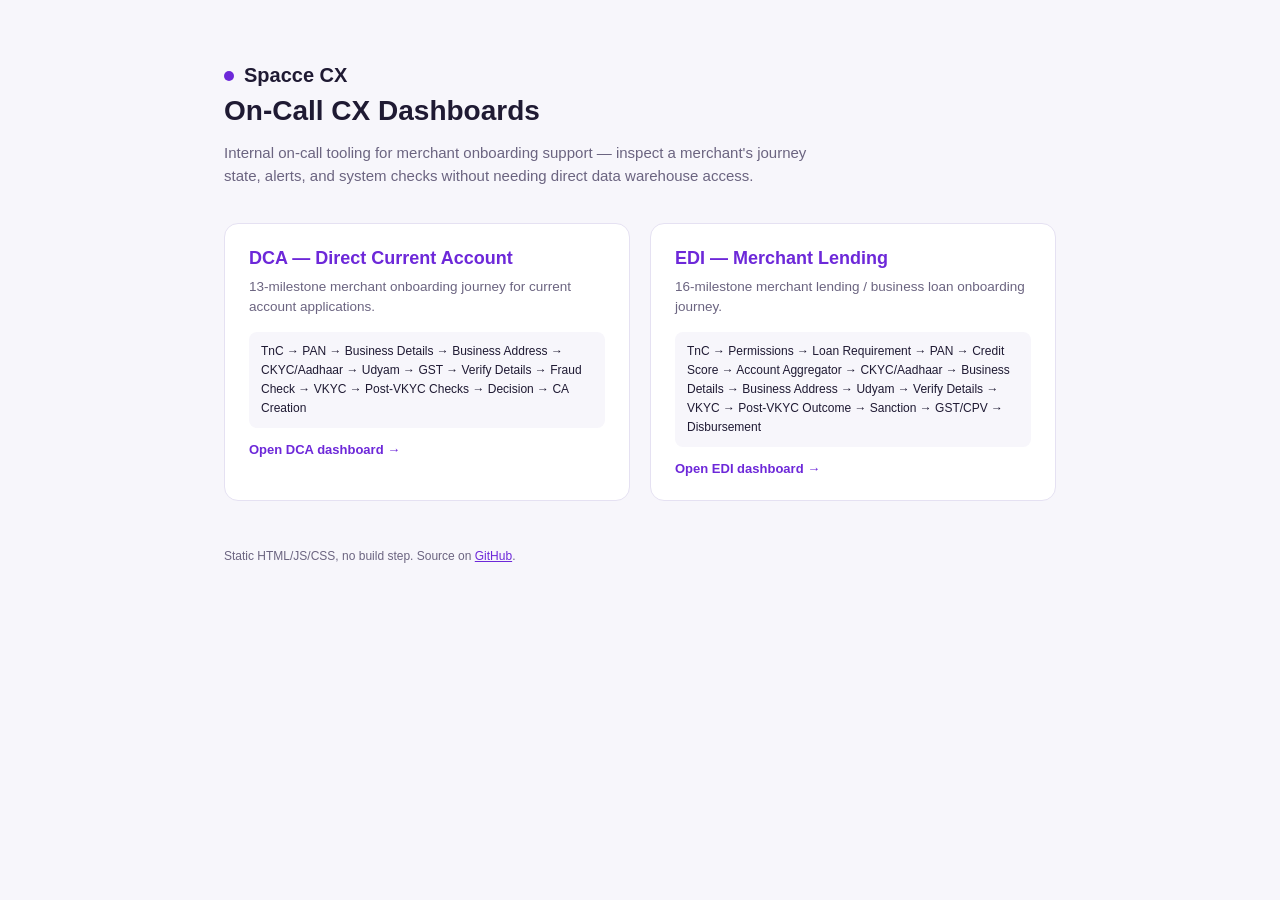
<file: index.html>
<!DOCTYPE html>
<html lang="en">
<head>
<meta charset="UTF-8">
<meta name="viewport" content="width=device-width, initial-scale=1.0">
<title>On-Call CX Dashboards — DCA &amp; EDI</title>
<style>
  :root { --accent:#6D28D9; --bg:#F7F6FB; --card:#FFFFFF; --border:#E5E1F2; --text:#1F1A33; --muted:#6B6480; }
  * { box-sizing: border-box; }
  body { margin:0; font-family: -apple-system, BlinkMacSystemFont, "Segoe UI", Roboto, sans-serif; background: var(--bg); color: var(--text); }
  .wrap { max-width: 880px; margin: 0 auto; padding: 64px 24px; }
  .brand { display:flex; align-items:center; gap:10px; font-weight:700; font-size:20px; margin-bottom: 8px; }
  .dot { width:10px; height:10px; border-radius:50%; background: var(--accent); display:inline-block; }
  h1 { font-size: 28px; margin: 4px 0 8px; }
  p.lead { color: var(--muted); font-size: 15px; max-width: 620px; line-height:1.5; }
  .cards { display:grid; grid-template-columns: 1fr 1fr; gap: 20px; margin-top: 36px; }
  @media (max-width: 720px) { .cards { grid-template-columns: 1fr; } }
  .card { background: var(--card); border: 1px solid var(--border); border-radius: 14px; padding: 24px; text-decoration:none; color: inherit; transition: box-shadow .15s, transform .15s; display:block; }
  .card:hover { box-shadow: 0 8px 24px rgba(109,40,217,0.12); transform: translateY(-2px); }
  .card h2 { font-size: 18px; margin: 0 0 8px; color: var(--accent); }
  .card p { font-size: 13.5px; color: var(--muted); line-height:1.5; margin: 0 0 14px; }
  .flow { font-size: 12px; color: var(--text); background: var(--bg); border-radius: 8px; padding: 10px 12px; line-height: 1.6; }
  .cta { margin-top: 14px; font-size: 13px; font-weight: 600; color: var(--accent); }
  .footer { margin-top: 48px; font-size: 12px; color: var(--muted); }
  .footer a { color: var(--accent); }
</style>
</head>
<body>
<div class="wrap">
  <div class="brand"><span class="dot"></span>Spacce CX</div>
  <h1>On-Call CX Dashboards</h1>
  <p class="lead">Internal on-call tooling for merchant onboarding support — inspect a merchant's journey state, alerts, and system checks without needing direct data warehouse access.</p>

  <div class="cards">
    <a class="card" href="dca/index.html">
      <h2>DCA — Direct Current Account</h2>
      <p>13-milestone merchant onboarding journey for current account applications.</p>
      <div class="flow">TnC → PAN → Business Details → Business Address → CKYC/Aadhaar → Udyam → GST → Verify Details → Fraud Check → VKYC → Post-VKYC Checks → Decision → CA Creation</div>
      <div class="cta">Open DCA dashboard →</div>
    </a>
    <a class="card" href="edi/index.html">
      <h2>EDI — Merchant Lending</h2>
      <p>16-milestone merchant lending / business loan onboarding journey.</p>
      <div class="flow">TnC → Permissions → Loan Requirement → PAN → Credit Score → Account Aggregator → CKYC/Aadhaar → Business Details → Business Address → Udyam → Verify Details → VKYC → Post-VKYC Outcome → Sanction → GST/CPV → Disbursement</div>
      <div class="cta">Open EDI dashboard →</div>
    </a>
  </div>

  <div class="footer">Static HTML/JS/CSS, no build step. Source on <a href="https://github.com/Ritik-slice/on-call-cx-dashboards">GitHub</a>.</div>
</div>
</body>
</html>
</file>
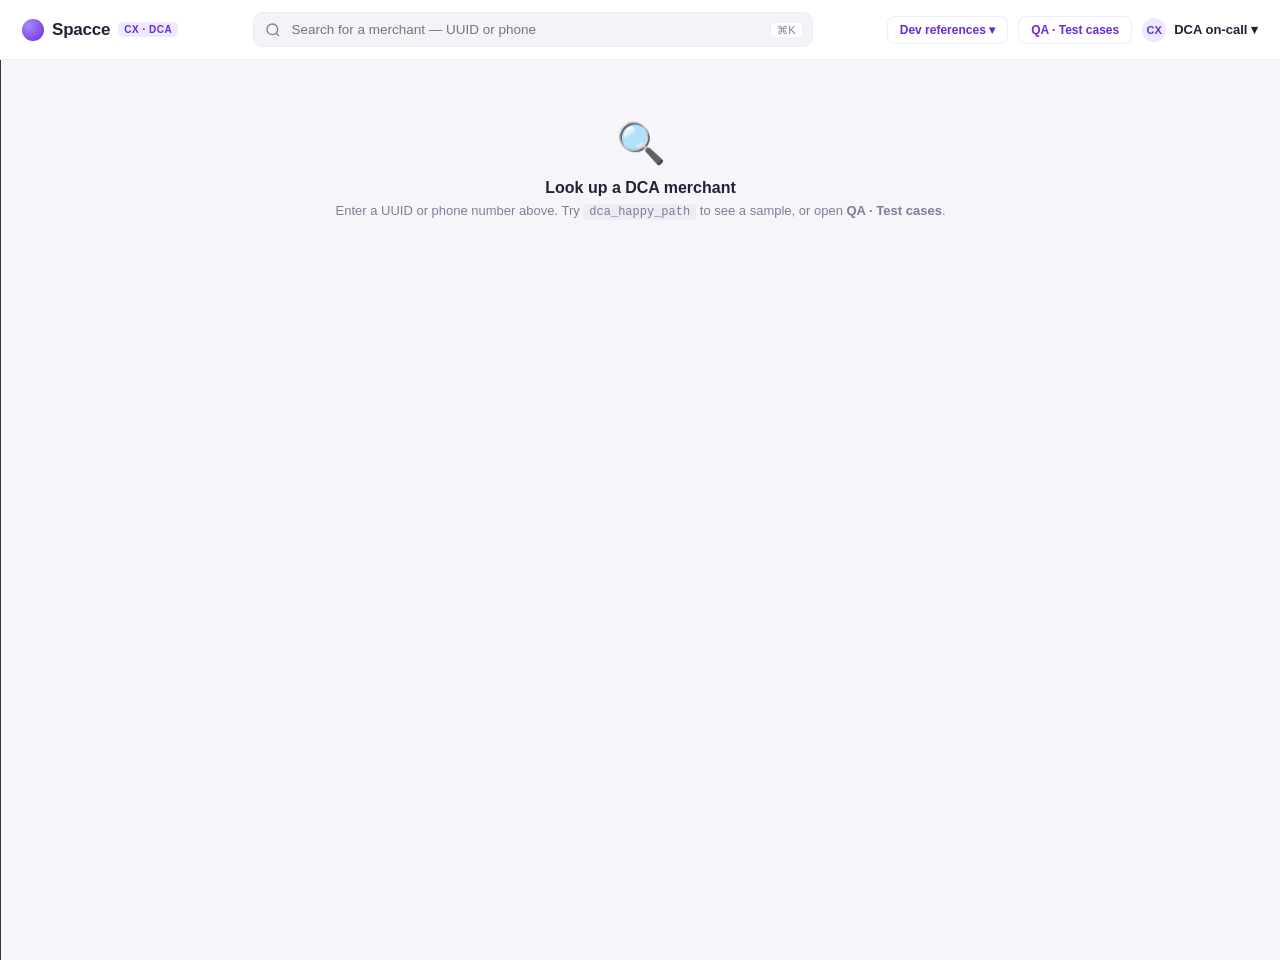
<file: dca/index.html>
<!DOCTYPE html>
<html lang="en">
<head>
<meta charset="UTF-8">
<meta name="viewport" content="width=device-width, initial-scale=1.0">
<title>Ops Dashboard — DCA Onboarding Status</title>
<link rel="stylesheet" href="styles.css">
</head>
<body>


<div class="topbar">
  <div class="sp-brand"><span class="dot"></span>Spacce <span class="sp-cx">CX · DCA</span></div>
  <div class="sp-topsearch">
    <svg width="16" height="16" fill="none" stroke="currentColor" stroke-width="2" viewBox="0 0 24 24"><circle cx="11" cy="11" r="8"/><path d="m21 21-4.35-4.35"/></svg>
    <input type="text" id="searchInput" placeholder="Search for a merchant — UUID or phone" onkeydown="if(event.key==='Enter')doSearch()" />
    <span class="kbd">&#8984;K</span>
  </div>
  <div style="display:flex;align-items:center;gap:10px;">
    <details class="devnav">
      <summary class="sp-qa-btn">Dev references &#9662;</summary>
      <div class="devnav-menu">
        <a href="alerts-states.html">Alerts card states</a>
        <a href="checks-states.html">Checks states</a>
        <a href="event-delivery-states.html">Event delivery states</a>
      </div>
    </details>
    <button onclick="toggleTestPanel()" id="testPanelBtn" class="sp-qa-btn">QA · Test cases</button>
    <div class="sp-user"><span class="av">CX</span>DCA on-call &#9662;</div>
  </div>
</div>

<div class="app-wrap">
<div id="testPanel" class="tc-sidebar">
  <div class="tc-sidebar-head">
    <span class="tc-sidebar-label">QA · Test cases (DCA — 15-step flow)</span>
    <button onclick="closeTestPanel()" style="background:transparent;border:none;color:#4A5568;cursor:pointer;font-size:14px;line-height:1;padding:0;">&#10005;</button>
  </div>
  <div class="tc-list">
    <div class="tc-list-inner">
      <div class="tc-group">
        <div class="tc-section-header">Happy paths</div>
        <div class="tc-row" onclick="loadTest('dca_happy_path')" data-uuid="dca_happy_path"><span class="tc-num">1</span>Full happy path — CKYC route, approved, CA created</div>
        <div class="tc-row" onclick="loadTest('dca_happy_aadhaar')" data-uuid="dca_happy_aadhaar"><span class="tc-num">2</span>Happy path — CKYC not found, Aadhaar direct</div>
        <div class="tc-row" onclick="loadTest('dca_fia_resolved')" data-uuid="dca_fia_resolved"><span class="tc-num">3</span>FIA triggered, resolved, active</div>
      </div>
      <div class="tc-group">
        <div class="tc-section-header">Login failures</div>
        <div class="tc-row" onclick="loadTest('dca_sim_timeout')" data-uuid="dca_sim_timeout"><span class="tc-num">4</span>SIM binding — ETIMEDOUT</div>
        <div class="tc-row" onclick="loadTest('dca_integrity')" data-uuid="dca_integrity"><span class="tc-num">5</span>INTEGRITY_BREACH</div>
        <div class="tc-row" onclick="loadTest('dca_blacklisted_login')" data-uuid="dca_blacklisted_login"><span class="tc-num">6</span>USER_BLACKLISTED at login</div>
        <div class="tc-row" onclick="loadTest('dca_creditfreeze_login')" data-uuid="dca_creditfreeze_login"><span class="tc-num">7</span>CREDITFREEZE at login</div>
        <div class="tc-row" onclick="loadTest('dca_redflag_login')" data-uuid="dca_redflag_login"><span class="tc-num">8</span>RED_FLAG DEVICE_FRAUD</div>
      </div>
      <div class="tc-group">
        <div class="tc-section-header">PAN verification</div>
        <div class="tc-row" onclick="loadTest('dca_non_individual_pan')" data-uuid="dca_non_individual_pan"><span class="tc-num">9</span>Non-individual PAN (partnership) — blocked</div>
        <div class="tc-row" onclick="loadTest('dca_dedupe_pan')" data-uuid="dca_dedupe_pan"><span class="tc-num">10</span>Dedupe block — duplicate PAN</div>
        <div class="tc-row" onclick="loadTest('dca_nsdl_false_neg')" data-uuid="dca_nsdl_false_neg"><span class="tc-num">11</span>NSDL false negative</div>
        <div class="tc-row" onclick="loadTest('dca_nsdl_name_mismatch')" data-uuid="dca_nsdl_name_mismatch"><span class="tc-num">12</span>NSDL name mismatch</div>
        <div class="tc-row" onclick="loadTest('dca_nsdl_5xx')" data-uuid="dca_nsdl_5xx"><span class="tc-num">13</span>NSDL 5xx spike</div>
      </div>
      <div class="tc-group">
        <div class="tc-section-header">CKYC / Aadhaar</div>
        <div class="tc-row" onclick="loadTest('dca_ckyc_otp_fail')" data-uuid="dca_ckyc_otp_fail"><span class="tc-num">14</span>CKYC OTP not received</div>
        <div class="tc-row" onclick="loadTest('dca_ckr_push_missing')" data-uuid="dca_ckr_push_missing"><span class="tc-num">15</span>ckr-push not received</div>
        <div class="tc-row" onclick="loadTest('dca_aadhaar_vendor_down')" data-uuid="dca_aadhaar_vendor_down"><span class="tc-num">16</span>Aadhaar vendor down 503</div>
        <div class="tc-row" onclick="loadTest('dca_addr_proof_missing')" data-uuid="dca_addr_proof_missing"><span class="tc-num">17</span>addressProof missing</div>
        <div class="tc-row" onclick="loadTest('dca_poa_na')" data-uuid="dca_poa_na"><span class="tc-num">18</span>POA Type = N/A</div>
        <div class="tc-row" onclick="loadTest('dca_id_name_mismatch')" data-uuid="dca_id_name_mismatch"><span class="tc-num">19</span>ID name != address name</div>
        <div class="tc-row" onclick="loadTest('dca_ckyc_fallback')" data-uuid="dca_ckyc_fallback"><span class="tc-num">20</span>CKYC download invalid, Aadhaar fallback</div>
      </div>
      <div class="tc-group">
        <div class="tc-section-header">Business Details / Address</div>
        <div class="tc-row" onclick="loadTest('dca_udyam_block')" data-uuid="dca_udyam_block"><span class="tc-num">21</span>Udyam not verified — mandatory block</div>
      </div>
      <div class="tc-group">
        <div class="tc-section-header">GST screen — blocker catalog</div>
        <div class="tc-row" onclick="loadTest('dca_gst_invalid')" data-uuid="dca_gst_invalid"><span class="tc-num">22</span>GST cancelled (API-checked)</div>
        <div class="tc-row" onclick="loadTest('dca_gst_format_invalid')" data-uuid="dca_gst_format_invalid"><span class="tc-num">22a</span>GST format invalid (no API call)</div>
        <div class="tc-row" onclick="loadTest('dca_gst_pan_mismatch')" data-uuid="dca_gst_pan_mismatch"><span class="tc-num">22b</span>GST linked to a different PAN (no API call)</div>
        <div class="tc-row" onclick="loadTest('dca_gst_does_not_exist')" data-uuid="dca_gst_does_not_exist"><span class="tc-num">22c</span>GST does not exist (API-checked)</div>
        <div class="tc-row" onclick="loadTest('dca_gst_inactive')" data-uuid="dca_gst_inactive"><span class="tc-num">22d</span>GST inactive/suspended (API-checked)</div>
        <div class="tc-row" onclick="loadTest('dca_gst_api_downtime')" data-uuid="dca_gst_api_downtime"><span class="tc-num">22e</span>GST API downtime — non-blocker, proceeds</div>
      </div>
      <div class="tc-group">
        <div class="tc-section-header">Fraud blocks</div>
        <div class="tc-row" onclick="loadTest('dca_fraud_soft_vd')" data-uuid="dca_fraud_soft_vd"><span class="tc-num">23</span>Soft block at verify details</div>
        <div class="tc-row" onclick="loadTest('dca_fraud_hard_vd')" data-uuid="dca_fraud_hard_vd"><span class="tc-num">24</span>Hard block at verify details</div>
        <div class="tc-row" onclick="loadTest('dca_pre_vkyc_fraud')" data-uuid="dca_pre_vkyc_fraud"><span class="tc-num">25</span>Pre-VKYC fraud blacklisted</div>
        <div class="tc-row" onclick="loadTest('dca_post_vkyc_fraud_hard')" data-uuid="dca_post_vkyc_fraud_hard"><span class="tc-num">26</span>Post-VKYC hard block</div>
      </div>
      <div class="tc-group">
        <div class="tc-section-header">VKYC agent actions</div>
        <div class="tc-row" onclick="loadTest('dca_vkyc_end_call')" data-uuid="dca_vkyc_end_call"><span class="tc-num">27</span>End call — POOR_CONNECTIVITY</div>
        <div class="tc-row" onclick="loadTest('dca_vkyc_end_unresponsive')" data-uuid="dca_vkyc_end_unresponsive"><span class="tc-num">28</span>End call — USER_UNRESPONSIVE</div>
        <div class="tc-row" onclick="loadTest('dca_vkyc_soft_reject')" data-uuid="dca_vkyc_soft_reject"><span class="tc-num">29</span>Soft reject — DOCUMENT_BLUR</div>
        <div class="tc-row" onclick="loadTest('dca_vkyc_hard_reject')" data-uuid="dca_vkyc_hard_reject"><span class="tc-num">30</span>Hard reject — DOCUMENT_UNCLEAR</div>
        <div class="tc-row" onclick="loadTest('dca_vkyc_hard_fraud')" data-uuid="dca_vkyc_hard_fraud"><span class="tc-num">31</span>Hard reject — SUSPECTED_FRAUD</div>
      </div>
      <div class="tc-group">
        <div class="tc-section-header">Review queues</div>
        <div class="tc-row" onclick="loadTest('dca_dedupe_audit')" data-uuid="dca_dedupe_audit"><span class="tc-num">32</span>Dedupe conflict at VKYC audit</div>
        <div class="tc-row" onclick="loadTest('dca_auditor_later')" data-uuid="dca_auditor_later"><span class="tc-num">33</span>VKYC auditor — mark for later</div>
        <div class="tc-row" onclick="loadTest('dca_auditor_rejected')" data-uuid="dca_auditor_rejected"><span class="tc-num">34</span>VKYC auditor — rejected</div>
        <div class="tc-row" onclick="loadTest('dca_fia_stuck')" data-uuid="dca_fia_stuck"><span class="tc-num">35</span>FIA review — stuck 18 days</div>
        <div class="tc-row" onclick="loadTest('dca_audit_declined')" data-uuid="dca_audit_declined"><span class="tc-num">36</span>Audit declined — CONCURRENT</div>
      </div>
      <div class="tc-group">
        <div class="tc-section-header">Post-review pipeline</div>
        <div class="tc-row" onclick="loadTest('dca_risk_blocked')" data-uuid="dca_risk_blocked"><span class="tc-num">37</span>Risk blocked POLICY_DECLINED</div>
        <div class="tc-row" onclick="loadTest('dca_fraud_pipeline')" data-uuid="dca_fraud_pipeline"><span class="tc-num">38</span>Fraud blocked WATCHLIST_HIT</div>
        <div class="tc-row" onclick="loadTest('dca_dedupe_pipeline')" data-uuid="dca_dedupe_pipeline"><span class="tc-num">39</span>Dedupe blocked DUPLICATE_RECORD</div>
        <div class="tc-row" onclick="loadTest('dca_account_not_created')" data-uuid="dca_account_not_created"><span class="tc-num">40</span>Account creation failed</div>
        <div class="tc-row" onclick="loadTest('dca_uid_pending')" data-uuid="dca_uid_pending"><span class="tc-num">41</span>UID pending — UPI_CC_LINK missing</div>
      </div>
      <div class="tc-group">
        <div class="tc-section-header">DCA to EDI handoff</div>
        <div class="tc-row" onclick="loadTest('dca_done_to_edi')" data-uuid="dca_done_to_edi"><span class="tc-num">42</span>DCA done, merchant lending</div>
      </div>
      <div class="tc-group">
        <div class="tc-section-header">SIM binding</div>
        <div class="tc-row" onclick="loadTest('dca_sim_dnd')" data-uuid="dca_sim_dnd"><span class="tc-num">43</span>SMS not delivered DND</div>
        <div class="tc-row" onclick="loadTest('dca_sim_timeout')" data-uuid="dca_sim_timeout"><span class="tc-num">44</span>ETIMEDOUT (reuse #4)</div>
        <div class="tc-row" onclick="loadTest('dca_integrity')" data-uuid="dca_integrity"><span class="tc-num">45</span>INTEGRITY_BREACH (reuse #5)</div>
        <div class="tc-row" onclick="loadTest('dca_redflag_login')" data-uuid="dca_redflag_login"><span class="tc-num">46</span>RED_FLAG DEVICE_FRAUD (reuse #8)</div>
        <div class="tc-row" onclick="loadTest('dca_sim_device_change')" data-uuid="dca_sim_device_change"><span class="tc-num">47</span>DEVICEID_MISS_MATCH</div>
        <div class="tc-row" onclick="loadTest('dca_sim_fe_expired')" data-uuid="dca_sim_fe_expired"><span class="tc-num">48</span>FE_TIME_EXPIRED</div>
      </div>
      <div class="tc-group">
        <div class="tc-section-header">Journey reset</div>
        <div class="tc-row" onclick="loadTest('dca_reset_wrong_pan')" data-uuid="dca_reset_wrong_pan"><span class="tc-num">49</span>Wrong PAN — ops reset Step 1</div>
        <div class="tc-row" onclick="loadTest('dca_reset_vkyc_audit')" data-uuid="dca_reset_vkyc_audit"><span class="tc-num">50</span>VKYC audit-rejected — auto-reset Step 8</div>
        <div class="tc-row" onclick="loadTest('dca_reset_blacklist')" data-uuid="dca_reset_blacklist"><span class="tc-num">51</span>Blacklist cleared — reset + escalate</div>
        <div class="tc-row" onclick="loadTest('dca_reset_kyc_expired')" data-uuid="dca_reset_kyc_expired"><span class="tc-num">52</span>KYC expired — batch full reset</div>
      </div>
      <div class="tc-group">
        <div class="tc-section-header">Coverage — states</div>
        <div class="tc-row" onclick="loadTest('dca_abandoned')" data-uuid="dca_abandoned"><span class="tc-num">53</span>Abandoned idle 70 days</div>
        <div class="tc-row" onclick="loadTest('dca_fraud_flagged')" data-uuid="dca_fraud_flagged"><span class="tc-num">54</span>Fraud flagged not blocked</div>
        <div class="tc-row" onclick="loadTest('dca_aml_pending')" data-uuid="dca_aml_pending"><span class="tc-num">55</span>AML pending</div>
        <div class="tc-row" onclick="loadTest('dca_aml_match')" data-uuid="dca_aml_match"><span class="tc-num">56</span>AML possible match</div>
        <div class="tc-row" onclick="loadTest('dca_dedupe_vkyc')" data-uuid="dca_dedupe_vkyc"><span class="tc-num">57</span>Dedupe conflict at VKYC</div>
        <div class="tc-row" onclick="loadTest('dca_post_vkyc_dedupe')" data-uuid="dca_post_vkyc_dedupe"><span class="tc-num">58</span>Post-VKYC dedupe fail</div>
      </div>
      <div class="tc-group">
        <div class="tc-section-header">Coverage — milestones</div>
        <div class="tc-row" onclick="loadTest('dca_int_approved')" data-uuid="dca_int_approved"><span class="tc-num">59</span>Approved != Active INTERNAL_APPROVED</div>
        <div class="tc-row" onclick="loadTest('dca_rejected_existing')" data-uuid="dca_rejected_existing"><span class="tc-num">60</span>Rejected existing savings</div>
        <div class="tc-row" onclick="loadTest('dca_declined_no_rf')" data-uuid="dca_declined_no_rf"><span class="tc-num">61</span>Declined no red flags</div>
        <div class="tc-row" onclick="loadTest('dca_vkyc_auto_stuck')" data-uuid="dca_vkyc_auto_stuck"><span class="tc-num">62</span>VKYC AUTO approved downstream stuck</div>
        <div class="tc-row" onclick="loadTest('dca_vkyc_linkfail')" data-uuid="dca_vkyc_linkfail"><span class="tc-num">63</span>VKYC link generation failed</div>
        <div class="tc-row" onclick="loadTest('dca_vkyc_no_agents')" data-uuid="dca_vkyc_no_agents"><span class="tc-num">64</span>VKYC no agents/region</div>
        <div class="tc-row" onclick="loadTest('dca_vkyc_timeout')" data-uuid="dca_vkyc_timeout"><span class="tc-num">65</span>VKYC timeout</div>
        <div class="tc-row" onclick="loadTest('dca_ckyc_spike')" data-uuid="dca_ckyc_spike"><span class="tc-num">66</span>CKYC error spike</div>
        <div class="tc-row" onclick="loadTest('dca_aadhaar_otp_fail')" data-uuid="dca_aadhaar_otp_fail"><span class="tc-num">67</span>Aadhaar OTP not received</div>
        <div class="tc-row" onclick="loadTest('dca_aadhaar_epoch')" data-uuid="dca_aadhaar_epoch"><span class="tc-num">68</span>Aadhaar verifiedAt epoch</div>
        <div class="tc-row" onclick="loadTest('dca_vd_addr_mismatch')" data-uuid="dca_vd_addr_mismatch"><span class="tc-num">69</span>Verify details address mismatch</div>
        <div class="tc-row" onclick="loadTest('dca_vd_occupation')" data-uuid="dca_vd_occupation"><span class="tc-num">70</span>Verify details occupation conflict</div>
        <div class="tc-row" onclick="loadTest('dca_post_vkyc_redflag')" data-uuid="dca_post_vkyc_redflag"><span class="tc-num">71</span>Post-VKYC redflag block</div>
      </div>
      <div class="tc-group">
        <div class="tc-section-header">Coverage — features</div>
        <div class="tc-row" onclick="loadTest('dca_systemic_nsdl')" data-uuid="dca_systemic_nsdl"><span class="tc-num">72</span>Systemic NSDL 5xx spike</div>
        <div class="tc-row" onclick="loadTest('dca_edi_out_of_scope')" data-uuid="dca_edi_out_of_scope"><span class="tc-num">73</span>Out of scope EDI</div>
      </div>
      <div class="tc-group">
        <div class="tc-section-header">Coverage — dedupe</div>
        <div class="tc-row" onclick="loadTest('dca_dedupe_clear')" data-uuid="dca_dedupe_clear"><span class="tc-num">74</span>Dedupe clear at all checkpoints</div>
        <div class="tc-row" onclick="loadTest('dca_dedupe_pan_contact')" data-uuid="dca_dedupe_pan_contact"><span class="tc-num">75</span>Dedupe conflict at PAN phone+email</div>
        <div class="tc-row" onclick="loadTest('dca_dedupe_pre_cif')" data-uuid="dca_dedupe_pre_cif"><span class="tc-num">76</span>Dedupe conflict at pre-CIF</div>
        <div class="tc-row" onclick="loadTest('dca_dedupe_many')" data-uuid="dca_dedupe_many"><span class="tc-num">77</span>Dedupe many candidates</div>
      </div>
    </div>
  </div>
</div>

<div class="main" id="mainContent" style="align-content:start;">
  <div style="grid-column:1/-1;">
    <div class="empty">
      <div class="empty-icon">&#128269;</div>
      <h3>Look up a DCA merchant</h3>
      <p>Enter a UUID or phone number above. Try <code style="background:var(--border);padding:1px 6px;border-radius:4px;font-size:12px;">dca_happy_path</code> to see a sample, or open <strong>QA · Test cases</strong>.</p>
    </div>
  </div>
</div>


</div><!-- /.app-wrap -->
<div id="copyToast"></div>
<script src="render.js"></script>
<script>
// ops_dashboard (DCA) — mock data + step builders.
// 13-milestone corrected DCA flow. Same architecture as before: USERS object + renderApp
// pattern with hand-authored test data per user.

const USERS = {
  // -- dca_happy_path --
  dca_happy_path: { uuid: "b3f2a9c1-7e41-4d2a-9c3f-1a2b3c4d5e6f", name: "Rekha Traders (Rekha Nair)", phone: "98450 11223", email: "rekha.traders@gmail.com", applications: [
      { id: "app_dca_001", type: "dca_onboarding", label: "DCA", status: "active", overallLabel: "Current Account active", state: "APPROVED", currentStep: 15, updatedAt: "2026-08-01 11:40", businessVerificationStatus: "VERIFIED", sourceChannel: "MERCHANT", fraud: { status: "clear", reason: "No redflag rows", ts: "2026-07-28 09:10" }, gst: { status: "verified", source: "bureau_id_gstin_advanced_details (product_flow=2)", ts: "2026-07-28 09:20" }, udyam: { status: "verified", ts: "2026-07-28 09:22" }, vkyc: { status: "APPROVED", ts: "2026-07-30 15:05" }, audit: null, accountCreated: { status: "created", ts: "2026-08-01 11:40" }, redflagCount: 0, steps: [
          { name: "Phone Number", status: "done", detail: "User entered phone number, verified via OTP.", ts: "2026-07-15 08:40", fields: [], num: "01" },
          { name: "Email", status: "done", detail: "User entered email address.", ts: "2026-07-15 08:40", fields: [], num: "02" },
          { name: "Name + MPIN Setup", status: "done", detail: "User entered full name and set up a 4-digit MPIN for app login.", ts: "2026-07-15 08:40", fields: [], num: "03" },
          { name: "Boost Screen", status: "done", detail: "Boost screen shown -- highlights merchant benefits before proceeding to onboarding consent.", ts: "2026-07-15 08:40", fields: [], num: "04" },
          { num: "05", name: "Terms & Condition", status: "done", detail: "User selected Current Account card, acknowledged KYC consent and <10cr banking exposure declaration. Continued.", ts: "2026-07-28 09:00" },
          { num: "06", name: "PAN Screen", status: "done", detail: "Individual PAN entered. Background APIs: GST auto-fetch OK, Udyam auto-fetch OK, CKYC data FOUND.", ts: "2026-07-28 09:08" },
          { num: "07", name: "Business Details", status: "done", detail: "Registered business name, business category, annual sales, annual income captured.", ts: "2026-07-28 09:12" },
          { num: "08", name: "Business Address", status: "done", detail: "Business name auto-prefilled. Address line 1, line 2, pincode, city captured.", ts: "2026-07-28 09:15" },
          { num: "09", name: "CKYC / Aadhaar", status: "done", detail: "CKYC data found at PAN step. CKYC screen shown (Sarsai OTP). OTP verified successfully.", ckycAadhaar: { path: "ckyc", detail: "CKYC data found — verified via Sarsai OTP on first attempt" }, ts: "2026-07-28 09:20" },
          { num: "10", name: "Udyam Aadhaar", status: "done", detail: "Udyam Registration Number entered (UDYAM-KA-03-0012345). Verified.", ts: "2026-07-28 09:22" },
          { num: "11", name: "GST Screen", status: "done", detail: "GST number entered. Linked to PAN, valid, active, not cancelled.", ts: "2026-07-28 09:24" },
          { num: "12", name: "Verify Details", status: "done", detail: "Verified: name, business name, residential address, business address, Udyam, GST. Nominee added. Pre-VKYC fraud API called. Result: not blacklisted. Proceeding to VKYC.", ts: "2026-07-28 09:30", fraudCheck: { status: "clear", ts: "2026-07-28 09:32" } },
          { num: "13", name: "VKYC", status: "done", detail: "VKYC call initiated. Selfie captured, PAN captured, questions answered. VKYC approved. All post-VKYC checks passed sequentially: dedupe → fraud call → FIA → audit. While these run, the user briefly sees a yellow-icon \"Creating your current account\" waiting screen (\"This generally doesn't happen, we're looking into this. It might take up to a day...\") rather than an error state.", vkycOutcome: { status: "APPROVED", ts: "2026-07-30 15:05" }, ts: "2026-07-30 15:05", postVkycPipeline: { checks: [
                { name: "Dedupe", status: "pass" },
                { name: "Redflag", status: "pass" },
                { name: "Fraud", status: "pass" },
                { name: "Audit", status: "skip", reason: "not routed" }
              ] } },
          { num: "14", name: "Decision", status: "done", detail: "KYC_APPROVED", ts: "2026-08-01 10:15" },
          { num: "15", name: "Current Account Creation", status: "done", detail: "CURRENT_ACCOUNT_CREATED property set (user_states). User landed on home screen with active CA.", accountCreation: { nodes: [
                { name: "KYC", status: "pass" },
                { name: "Redflag", status: "pass" },
                { name: "Account", status: "pass" }
              ] }, ts: "2026-08-01 11:40" }
        ], webhooks: [
          { event: "flags: BUSINESS_DETAILS_SUBMITTED", status: "ok", time: "2026-07-28 09:30" },
          { event: "vkyc_details row (product_flow=15)", status: "ok", time: "2026-07-30 15:05" },
          { event: "user_states: KYC_APPROVED", status: "ok", time: "2026-08-01 10:15" },
          { event: "user_states: CURRENT_ACCOUNT_CREATED", status: "ok", time: "2026-08-01 11:40" }
        ] }
    ] },
  // -- dca_non_individual_pan --
  dca_non_individual_pan: { uuid: "1c9d8e77-2b4a-4f11-8a6c-9e0f1a2b3c44", name: "Kalyan & Partners LLP", phone: "90000 12121", email: "kalyan.partners@gmail.com", applications: [
      { id: "app_dca_002", type: "dca_onboarding", label: "DCA", status: "blocked", overallLabel: "Non-individual PAN — blocked at PAN Screen", state: "REJECTED", currentStep: 6, updatedAt: "2026-07-15 10:02", businessVerificationStatus: "NOT_STARTED", sourceChannel: "MERCHANT", fraud: null, gst: null, udyam: null, vkyc: null, audit: null, accountCreated: { status: "not_reached" }, redflagCount: 0, steps: [
          { name: "Phone Number", status: "done", detail: "User entered phone number, verified via OTP.", ts: "2026-07-15 08:40", fields: [], num: "01" },
          { name: "Email", status: "done", detail: "User entered email address.", ts: "2026-07-15 08:40", fields: [], num: "02" },
          { name: "Name + MPIN Setup", status: "done", detail: "User entered full name and set up a 4-digit MPIN for app login.", ts: "2026-07-15 08:40", fields: [], num: "03" },
          { name: "Boost Screen", status: "done", detail: "Boost screen shown -- highlights merchant benefits before proceeding to onboarding consent.", ts: "2026-07-15 08:40", fields: [], num: "04" },
          { num: "05", name: "Terms & Condition", status: "done", detail: "User selected Current Account card. KYC consent and banking exposure acknowledged.", ts: "2026-07-15 09:55" },
          { num: "06", name: "PAN Screen", status: "stuck", detail: "Partnership PAN entered (4th character of PAN = 'F', non-individual). Inline validation error shown immediately — no separate business-PAN flow exists.", panBlock: { blocked: true, reason: "We currently accept only sole proprietorship or individual PANs. Please enter a valid individual/sole-prop PAN to continue." } },
          { num: "07", name: "Business Details", status: "pending", detail: "Not reached — blocked upstream" },
          { num: "08", name: "Business Address", status: "pending", detail: "Not reached" },
          { num: "09", name: "CKYC / Aadhaar", status: "pending", detail: "Not reached" },
          { num: "10", name: "Udyam Aadhaar", status: "pending", detail: "Not reached" },
          { num: "11", name: "GST Screen", status: "pending", detail: "Not reached" },
          { num: "12", name: "Verify Details", status: "pending", detail: "Not reached" },
          { num: "13", name: "VKYC", status: "pending", detail: "Not reached" },
          { num: "14", name: "Decision", status: "pending", detail: "Not reached" },
          { num: "15", name: "Current Account Creation", status: "pending", detail: "Not reached" }
        ], webhooks: [
          { event: "flags: BUSINESS_DETAILS_SUBMITTED", status: "err", time: "not received — blocked at PAN Screen" },
          { event: "user_states: CURRENT_ACCOUNT_CREATED", status: "err", time: "not received" }
        ] }
    ] },
  // -- dca_ckyc_path --
  dca_ckyc_path: { uuid: "3a1b2c33-4d5e-6f77-8a9b-0c1d2e3f4a55", name: "Shanti Provisions (Shanti Devi)", phone: "97000 33445", email: "shanti.provisions@gmail.com", applications: [
      { id: "app_dca_003", type: "dca_onboarding", label: "DCA", status: "pending", overallLabel: "CKYC path verified — at Udyam Aadhaar step", state: "PENDING", currentStep: 10, updatedAt: "2026-07-22 10:00", businessVerificationStatus: "PARTIAL", sourceChannel: "MERCHANT", fraud: { status: "clear", reason: "No redflag rows", ts: "2026-07-22 09:08" }, gst: null, udyam: null, vkyc: null, audit: null, accountCreated: { status: "not_reached" }, redflagCount: 0, steps: [
          { name: "Phone Number", status: "done", detail: "User entered phone number, verified via OTP.", ts: "2026-07-15 08:40", fields: [], num: "01" },
          { name: "Email", status: "done", detail: "User entered email address.", ts: "2026-07-15 08:40", fields: [], num: "02" },
          { name: "Name + MPIN Setup", status: "done", detail: "User entered full name and set up a 4-digit MPIN for app login.", ts: "2026-07-15 08:40", fields: [], num: "03" },
          { name: "Boost Screen", status: "done", detail: "Boost screen shown -- highlights merchant benefits before proceeding to onboarding consent.", ts: "2026-07-15 08:40", fields: [], num: "04" },
          { num: "05", name: "Terms & Condition", status: "done", detail: "Consent captured.", ts: "2026-07-22 08:50" },
          { num: "06", name: "PAN Screen", status: "done", detail: "Individual PAN entered. CKYC data FOUND at PAN step (background API). GST auto-fetch pending, Udyam auto-fetch pending.", ts: "2026-07-22 08:55" },
          { num: "07", name: "Business Details", status: "done", detail: "Registered business name, category, annual sales/income captured.", ts: "2026-07-22 09:00" },
          { num: "08", name: "Business Address", status: "done", detail: "Business address captured.", ts: "2026-07-22 09:05" },
          { num: "09", name: "CKYC / Aadhaar", status: "done", detail: "CKYC data found at PAN step. CKYC screen shown — Sarsai OTP sent and verified. CKYC verification complete.", ckycAadhaar: { path: "ckyc", detail: "CKYC data found — verified via Sarsai OTP" }, ts: "2026-07-22 09:10" },
          { num: "10", name: "Udyam Aadhaar", status: "stuck", detail: "Awaiting Udyam number entry. User has not entered Udyam Registration or Udyam Assist number yet.", ts: "2026-07-22 10:00" },
          { num: "11", name: "GST Screen", status: "pending", detail: "Not reached" },
          { num: "12", name: "Verify Details", status: "pending", detail: "Not reached" },
          { num: "13", name: "VKYC", status: "pending", detail: "Not reached" },
          { num: "14", name: "Decision", status: "pending", detail: "Not reached" },
          { num: "15", name: "Current Account Creation", status: "pending", detail: "Not reached" }
        ], webhooks: [
          { event: "flags: CKYC_VERIFIED", status: "ok", time: "2026-07-22 09:10" },
          { event: "user_states: CURRENT_ACCOUNT_CREATED", status: "pending", time: "waiting on downstream milestones" }
        ] }
    ] },
  // -- dca_aadhaar_path --
  dca_aadhaar_path: { uuid: "4b2c3d44-5e6f-7a88-9b0c-1d2e3f4a5b66", name: "Rajan Auto Works (Rajan Kumar)", phone: "96000 44556", email: "rajan.autoworks@gmail.com", applications: [
      { id: "app_dca_004", type: "dca_onboarding", label: "DCA", status: "pending", overallLabel: "Aadhaar path — at Udyam Aadhaar step", state: "PENDING", currentStep: 10, updatedAt: "2026-07-23 11:30", businessVerificationStatus: "PARTIAL", sourceChannel: "MERCHANT", fraud: { status: "clear", reason: "No redflag rows", ts: "2026-07-23 09:08" }, gst: null, udyam: null, vkyc: null, audit: null, accountCreated: { status: "not_reached" }, redflagCount: 0, steps: [
          { name: "Phone Number", status: "done", detail: "User entered phone number, verified via OTP.", ts: "2026-07-15 08:40", fields: [], num: "01" },
          { name: "Email", status: "done", detail: "User entered email address.", ts: "2026-07-15 08:40", fields: [], num: "02" },
          { name: "Name + MPIN Setup", status: "done", detail: "User entered full name and set up a 4-digit MPIN for app login.", ts: "2026-07-15 08:40", fields: [], num: "03" },
          { name: "Boost Screen", status: "done", detail: "Boost screen shown -- highlights merchant benefits before proceeding to onboarding consent.", ts: "2026-07-15 08:40", fields: [], num: "04" },
          { num: "05", name: "Terms & Condition", status: "done", detail: "Consent captured.", ts: "2026-07-23 09:00" },
          { num: "06", name: "PAN Screen", status: "done", detail: "Individual PAN entered. CKYC data NOT FOUND (background API). Will go to Aadhaar directly at step 5.", ts: "2026-07-23 09:05" },
          { num: "07", name: "Business Details", status: "done", detail: "Business details captured.", ts: "2026-07-23 09:10" },
          { num: "08", name: "Business Address", status: "done", detail: "Business address captured.", ts: "2026-07-23 09:15" },
          { num: "09", name: "CKYC / Aadhaar", status: "done", detail: "No CKYC data found. Went directly to Aadhaar screen. Aadhaar number entered, OTP verified.", ckycAadhaar: { path: "aadhaar", detail: "No CKYC data found — verified via Aadhaar directly (phone number + OTP)" }, ts: "2026-07-23 09:25" },
          { num: "10", name: "Udyam Aadhaar", status: "stuck", detail: "At Udyam entry step. User needs to enter Udyam Registration Number (UDYAM-XX-00-0000000) or Udyam Assist Number.", ts: "2026-07-23 11:30" },
          { num: "11", name: "GST Screen", status: "pending", detail: "Not reached" },
          { num: "12", name: "Verify Details", status: "pending", detail: "Not reached" },
          { num: "13", name: "VKYC", status: "pending", detail: "Not reached" },
          { num: "14", name: "Decision", status: "pending", detail: "Not reached" },
          { num: "15", name: "Current Account Creation", status: "pending", detail: "Not reached" }
        ], webhooks: [
          { event: "flags: AADHAAR_VERIFIED", status: "ok", time: "2026-07-23 09:25" },
          { event: "user_states: CURRENT_ACCOUNT_CREATED", status: "pending", time: "waiting on downstream milestones" }
        ] }
    ] },
  // -- dca_ckyc_fallback --
  dca_ckyc_fallback: { uuid: "5c3d4e55-6f7a-8b99-0c1d-2e3f4a5b6c77", name: "Meera Boutique (Meera Sharma)", phone: "95000 55667", email: "meera.boutique@gmail.com", applications: [
      { id: "app_dca_005", type: "dca_onboarding", label: "DCA", status: "pending", overallLabel: "CKYC fallback to Aadhaar — at GST Screen", state: "PENDING", currentStep: 11, updatedAt: "2026-07-24 14:00", businessVerificationStatus: "PARTIAL", sourceChannel: "MERCHANT", fraud: { status: "clear", reason: "No redflag rows", ts: "2026-07-24 09:05" }, gst: null, udyam: { status: "verified", ts: "2026-07-24 09:40" }, vkyc: null, audit: null, accountCreated: { status: "not_reached" }, redflagCount: 0, steps: [
          { name: "Phone Number", status: "done", detail: "User entered phone number, verified via OTP.", ts: "2026-07-15 08:40", fields: [], num: "01" },
          { name: "Email", status: "done", detail: "User entered email address.", ts: "2026-07-15 08:40", fields: [], num: "02" },
          { name: "Name + MPIN Setup", status: "done", detail: "User entered full name and set up a 4-digit MPIN for app login.", ts: "2026-07-15 08:40", fields: [], num: "03" },
          { name: "Boost Screen", status: "done", detail: "Boost screen shown -- highlights merchant benefits before proceeding to onboarding consent.", ts: "2026-07-15 08:40", fields: [], num: "04" },
          { num: "05", name: "Terms & Condition", status: "done", detail: "Consent captured.", ts: "2026-07-24 09:00" },
          { num: "06", name: "PAN Screen", status: "done", detail: "Individual PAN entered. CKYC data FOUND (background API).", ts: "2026-07-24 09:05" },
          { num: "07", name: "Business Details", status: "done", detail: "Business details captured.", ts: "2026-07-24 09:10" },
          { num: "08", name: "Business Address", status: "done", detail: "Business address captured.", ts: "2026-07-24 09:15" },
          { num: "09", name: "CKYC / Aadhaar", status: "done", detail: "CKYC data found. CKYC screen shown (Sarsai OTP). 3 wrong OTP attempts. \"Try another way\" shown. Switched to Aadhaar. Aadhaar verified.", ckycAadhaar: { path: "fallback", otpAttempts: 3, detail: "CKYC found but 3 wrong OTPs — \"try another way\" — switched to Aadhaar, verified" }, ts: "2026-07-24 09:30" },
          { num: "10", name: "Udyam Aadhaar", status: "done", detail: "Udyam Assist Number entered (UDYAM-I-MH-07-0009876). Verified.", ts: "2026-07-24 09:40" },
          { num: "11", name: "GST Screen", status: "stuck", detail: "Awaiting GST number entry. Must be linked to PAN, valid, active, not cancelled.", ts: "2026-07-24 14:00" },
          { num: "12", name: "Verify Details", status: "pending", detail: "Not reached" },
          { num: "13", name: "VKYC", status: "pending", detail: "Not reached" },
          { num: "14", name: "Decision", status: "pending", detail: "Not reached" },
          { num: "15", name: "Current Account Creation", status: "pending", detail: "Not reached" }
        ], webhooks: [
          { event: "flags: CKYC_FALLBACK_TO_AADHAAR", status: "ok", time: "2026-07-24 09:30" },
          { event: "flags: UDYAM_VERIFIED", status: "ok", time: "2026-07-24 09:40" },
          { event: "user_states: CURRENT_ACCOUNT_CREATED", status: "pending", time: "waiting on downstream milestones" }
        ] }
    ] },
  // -- dca_udyam_block --
  dca_udyam_block: { uuid: "6d4e5f66-7a8b-9c00-1d2e-3f4a5b6c7d88", name: "Shree Ganesh Textiles", phone: "94000 66778", email: "shreeganesh.textiles@gmail.com", applications: [
      { id: "app_dca_006", type: "dca_onboarding", label: "DCA", status: "stuck", overallLabel: "Udyam not verified — mandatory block at step 6", state: "PENDING", currentStep: 10, updatedAt: "2026-07-25 16:45", businessVerificationStatus: "PENDING", sourceChannel: "MERCHANT", fraud: { status: "clear", reason: "No redflag rows", ts: "2026-07-25 10:00" }, gst: null, udyam: { status: "not_verified", ts: "2026-07-25 16:45" }, vkyc: null, audit: null, accountCreated: { status: "not_reached" }, redflagCount: 0, steps: [
          { name: "Phone Number", status: "done", detail: "User entered phone number, verified via OTP.", ts: "2026-07-15 08:40", fields: [], num: "01" },
          { name: "Email", status: "done", detail: "User entered email address.", ts: "2026-07-15 08:40", fields: [], num: "02" },
          { name: "Name + MPIN Setup", status: "done", detail: "User entered full name and set up a 4-digit MPIN for app login.", ts: "2026-07-15 08:40", fields: [], num: "03" },
          { name: "Boost Screen", status: "done", detail: "Boost screen shown -- highlights merchant benefits before proceeding to onboarding consent.", ts: "2026-07-15 08:40", fields: [], num: "04" },
          { num: "05", name: "Terms & Condition", status: "done", detail: "Consent captured.", ts: "2026-07-25 09:50" },
          { num: "06", name: "PAN Screen", status: "done", detail: "Individual PAN entered. CKYC data found. Udyam auto-fetch returned empty.", ts: "2026-07-25 09:55" },
          { num: "07", name: "Business Details", status: "done", detail: "Business details captured.", ts: "2026-07-25 10:00" },
          { num: "08", name: "Business Address", status: "done", detail: "Business address captured.", ts: "2026-07-25 10:05" },
          { num: "09", name: "CKYC / Aadhaar", status: "done", detail: "CKYC screen shown, Sarsai OTP verified.", ckycAadhaar: { path: "ckyc" }, ts: "2026-07-25 10:15" },
          { num: "10", name: "Udyam Aadhaar", status: "stuck", detail: "Udyam number not entered / not verified. Both formats accepted: UDYAM-XX-00-0000000 (Registration) and UDYAM-I-XX-00-0000000 (Assist). Mandatory — cannot proceed without.", ts: "2026-07-25 16:45" },
          { num: "11", name: "GST Screen", status: "pending", detail: "Not reached — blocked upstream" },
          { num: "12", name: "Verify Details", status: "pending", detail: "Not reached" },
          { num: "13", name: "VKYC", status: "pending", detail: "Not reached" },
          { num: "14", name: "Decision", status: "pending", detail: "Not reached" },
          { num: "15", name: "Current Account Creation", status: "pending", detail: "Not reached" }
        ], webhooks: [
          { event: "flags: UDYAM_VERIFIED", status: "err", time: "not received — Udyam gate not satisfied" }
        ] }
    ] },
  // -- dca_gst_invalid --
  dca_gst_invalid: { uuid: "7e5f6a77-8b9c-0d11-2e3f-4a5b6c7d8e99", name: "Anand Hardware & Fittings", phone: "93000 77889", email: "anand.hardware@gmail.com", applications: [
      { id: "app_dca_007", type: "dca_onboarding", label: "DCA", status: "stuck", overallLabel: "GST cancelled — stuck at GST Screen (inline blocker, no API call needed to detect status)", state: "PENDING", currentStep: 11, updatedAt: "2026-07-26 15:20", businessVerificationStatus: "PARTIAL", sourceChannel: "MERCHANT", fraud: { status: "clear", reason: "No redflag rows", ts: "2026-07-26 09:00" }, gst: { status: "invalid", reason: "Entered GST is cancelled. Please enter an active GSTIN.", ts: "2026-07-26 15:20" }, udyam: { status: "verified", ts: "2026-07-26 09:35" }, vkyc: null, audit: null, accountCreated: { status: "not_reached" }, redflagCount: 0, steps: [
          { name: "Phone Number", status: "done", detail: "User entered phone number, verified via OTP.", ts: "2026-07-15 08:40", fields: [], num: "01" },
          { name: "Email", status: "done", detail: "User entered email address.", ts: "2026-07-15 08:40", fields: [], num: "02" },
          { name: "Name + MPIN Setup", status: "done", detail: "User entered full name and set up a 4-digit MPIN for app login.", ts: "2026-07-15 08:40", fields: [], num: "03" },
          { name: "Boost Screen", status: "done", detail: "Boost screen shown -- highlights merchant benefits before proceeding to onboarding consent.", ts: "2026-07-15 08:40", fields: [], num: "04" },
          { num: "05", name: "Terms & Condition", status: "done", detail: "Consent captured.", ts: "2026-07-26 08:50" },
          { num: "06", name: "PAN Screen", status: "done", detail: "Individual PAN entered.", ts: "2026-07-26 08:55" },
          { num: "07", name: "Business Details", status: "done", detail: "Registered business name, business category, annual sales (incl. cash), annual income (post-expenses) captured. No GST or Udyam asked or verified on this page — no blocker.", ts: "2026-07-26 09:00" },
          { num: "08", name: "Business Address", status: "done", detail: "Business address captured (line 1 / line 2 format). No blocker.", ts: "2026-07-26 09:05" },
          { num: "09", name: "CKYC / Aadhaar", status: "done", detail: "Aadhaar path taken — no CKYC number was linked to this PAN at the PAN step. Verified.", ckycAadhaar: { path: "aadhaar" }, ts: "2026-07-26 09:20" },
          { num: "10", name: "Udyam Aadhaar", status: "done", detail: "Udyam Registration Number entered — validated as a sole-proprietorship/individual organisation type. Verified.", ts: "2026-07-26 09:35" },
          { num: "11", name: "GST Screen", status: "stuck", detail: "GST format is valid and PAN matches, but the GSTIN status returned by the GST API is CANCELLED_SUO_MOTO. This is a hard inline blocker — user cannot proceed until an active GSTIN is entered. (Full GST blocker rules: format-invalid and PAN-mismatch are checked client-side without an API call; does-not-exist / cancelled / inactive-suspended require the live GST API. API downtime always lets the user proceed. The GST screen itself is skippable whether or not a GST was auto-fetched — this per-status check only fires when the user has actively entered/edited a GSTIN.)", fields: [
              { v: "GST format: VALID", ok: true },
              { v: "PAN match: OK", ok: true },
              { v: "GST status: CANCELLED_SUO_MOTO", bad: true },
              { v: "\"Entered GST is cancelled. Please enter an active GSTIN.\"", bad: true }
            ], ts: "2026-07-26 15:20" },
          { num: "12", name: "Verify Details", status: "pending", detail: "Not reached — blocked upstream. No pre-fill will be shown here for GST while it remains invalid." },
          { num: "13", name: "VKYC", status: "pending", detail: "Not reached" },
          { num: "14", name: "Decision", status: "pending", detail: "Not reached" },
          { num: "15", name: "Current Account Creation", status: "pending", detail: "Not reached" }
        ], webhooks: [
          { event: "HyperVerge GSTIN pre-fill API", status: "ok", time: "2026-07-26 15:20 -- response persisted: request_id, status_code=200, verification_outcome=CANCELLED, failure_reason=CANCELLED_SUO_MOTO" },
          { event: "flags: GST_VERIFIED", status: "err", time: "not received — GST cancelled" }
        ] }
    ] },
  // -- dca_gst_format_invalid --
  dca_gst_format_invalid: { uuid: "8f6a7b88-9c0d-1e22-4a5b-6c7d8e9f0a11", name: "Ravi Cold Storage (Ravi Deshmukh)", phone: "93000 11122", email: "ravi.coldstorage@gmail.com", applications: [
      { id: "app_dca_gst_01", type: "dca_onboarding", label: "DCA", status: "stuck", overallLabel: "GST format invalid — stuck at GST Screen (no API call needed)", state: "PENDING", currentStep: 11, updatedAt: "2026-08-10 10:00", businessVerificationStatus: "PARTIAL", sourceChannel: "MERCHANT", fraud: { status: "clear", reason: "No redflag rows", ts: "2026-08-10 09:00" }, gst: { status: "invalid", reason: "Please enter a valid GST.", ts: "2026-08-10 10:00" }, udyam: { status: "verified", ts: "2026-08-10 09:35" }, vkyc: null, audit: null, accountCreated: { status: "not_reached" }, redflagCount: 0, steps: [
          { name: "Phone Number", status: "done", detail: "User entered phone number, verified via OTP.", ts: "2026-07-15 08:40", fields: [], num: "01" },
          { name: "Email", status: "done", detail: "User entered email address.", ts: "2026-07-15 08:40", fields: [], num: "02" },
          { name: "Name + MPIN Setup", status: "done", detail: "User entered full name and set up a 4-digit MPIN for app login.", ts: "2026-07-15 08:40", fields: [], num: "03" },
          { name: "Boost Screen", status: "done", detail: "Boost screen shown -- highlights merchant benefits before proceeding to onboarding consent.", ts: "2026-07-15 08:40", fields: [], num: "04" },
          { num: "05", name: "Terms & Condition", status: "done", detail: "Reached (a later milestone is present)", fields: [] },
          { num: "06", name: "PAN Screen", status: "done", detail: "Reached (a later milestone is present)", fields: [] },
          { num: "07", name: "Business Details", status: "done", detail: "Reached (a later milestone is present)", fields: [] },
          { num: "08", name: "Business Address", status: "done", detail: "Reached (a later milestone is present)", fields: [] },
          { num: "09", name: "CKYC / Aadhaar", status: "done", detail: "Reached (a later milestone is present)", fields: [] },
          { num: "10", name: "Udyam Aadhaar", status: "done", detail: "Reached (a later milestone is present)", fields: [] },
          { num: "11", name: "GST Screen", status: "stuck", detail: "GSTIN entered does not match the required 15-character format (NN AAAAA NNNN A N Z C). Checked client-side, no API call needed.", fields: [
              { v: "GST format: INVALID", bad: true },
              { v: "\"Please enter a valid GST.\"", bad: true }
            ] },
          { num: "12", name: "Verify Details", status: "pending", detail: "Not reached", fields: [] },
          { num: "13", name: "VKYC", status: "pending", detail: "Not reached", fields: [] },
          { num: "14", name: "Decision", status: "pending", detail: "Not reached", fields: [] },
          { num: "15", name: "Current Account Creation", status: "pending", detail: "Not reached", fields: [] }
        ], webhooks: [
          { event: "flags: GST_VERIFIED", status: "err", time: "not received — format invalid" }
        ] }
    ] },
  // -- dca_gst_pan_mismatch --
  dca_gst_pan_mismatch: { uuid: "9a7b8c99-ad1e-2f33-5b6c-7d8e9f0a1b22", name: "Sneha Print & Copy Shop (Sneha Kulkarni)", phone: "93000 22233", email: "sneha.print@gmail.com", applications: [
      { id: "app_dca_gst_02", type: "dca_onboarding", label: "DCA", status: "stuck", overallLabel: "GST linked to a different PAN — stuck at GST Screen (no API call needed)", state: "PENDING", currentStep: 11, updatedAt: "2026-08-10 10:20", businessVerificationStatus: "PARTIAL", sourceChannel: "MERCHANT", fraud: { status: "clear", reason: "No redflag rows", ts: "2026-08-10 09:00" }, gst: { status: "invalid", reason: "Entered GST is linked to a different PAN. Please enter a GSTIN associated with your PAN.", ts: "2026-08-10 10:20" }, udyam: { status: "verified", ts: "2026-08-10 09:35" }, vkyc: null, audit: null, accountCreated: { status: "not_reached" }, redflagCount: 0, steps: [
          { name: "Phone Number", status: "done", detail: "User entered phone number, verified via OTP.", ts: "2026-07-15 08:40", fields: [], num: "01" },
          { name: "Email", status: "done", detail: "User entered email address.", ts: "2026-07-15 08:40", fields: [], num: "02" },
          { name: "Name + MPIN Setup", status: "done", detail: "User entered full name and set up a 4-digit MPIN for app login.", ts: "2026-07-15 08:40", fields: [], num: "03" },
          { name: "Boost Screen", status: "done", detail: "Boost screen shown -- highlights merchant benefits before proceeding to onboarding consent.", ts: "2026-07-15 08:40", fields: [], num: "04" },
          { num: "05", name: "Terms & Condition", status: "done", detail: "Reached (a later milestone is present)", fields: [] },
          { num: "06", name: "PAN Screen", status: "done", detail: "Reached (a later milestone is present)", fields: [] },
          { num: "07", name: "Business Details", status: "done", detail: "Reached (a later milestone is present)", fields: [] },
          { num: "08", name: "Business Address", status: "done", detail: "Reached (a later milestone is present)", fields: [] },
          { num: "09", name: "CKYC / Aadhaar", status: "done", detail: "Reached (a later milestone is present)", fields: [] },
          { num: "10", name: "Udyam Aadhaar", status: "done", detail: "Reached (a later milestone is present)", fields: [] },
          { num: "11", name: "GST Screen", status: "stuck", detail: "GSTIN format is valid (NN AAAAA NNNN A N Z C) but the embedded PAN segment does not match the user's verified PAN. Checked client-side, no API call needed.", fields: [
              { v: "GST format: VALID", ok: true },
              { v: "PAN embedded in GSTIN: MISMATCH", bad: true },
              { v: "\"Entered GST is linked to a different PAN. Please enter a GSTIN associated with your PAN.\"", bad: true }
            ] },
          { num: "12", name: "Verify Details", status: "pending", detail: "Not reached", fields: [] },
          { num: "13", name: "VKYC", status: "pending", detail: "Not reached", fields: [] },
          { num: "14", name: "Decision", status: "pending", detail: "Not reached", fields: [] },
          { num: "15", name: "Current Account Creation", status: "pending", detail: "Not reached", fields: [] }
        ], webhooks: [
          { event: "flags: GST_VERIFIED", status: "err", time: "not received — PAN mismatch" }
        ] }
    ] },
  // -- dca_gst_does_not_exist --
  dca_gst_does_not_exist: { uuid: "ab8c9daa-be2f-3a44-6c7d-8e9f0a1b2c33", name: "Manoj Fabrication Works (Manoj Rane)", phone: "93000 33344", email: "manoj.fab@gmail.com", applications: [
      { id: "app_dca_gst_03", type: "dca_onboarding", label: "DCA", status: "stuck", overallLabel: "GST does not exist — stuck at GST Screen (API-checked)", state: "PENDING", currentStep: 11, updatedAt: "2026-08-10 10:40", businessVerificationStatus: "PARTIAL", sourceChannel: "MERCHANT", fraud: { status: "clear", reason: "No redflag rows", ts: "2026-08-10 09:00" }, gst: { status: "invalid", reason: "Entered GST is invalid. Please enter a valid GSTIN.", ts: "2026-08-10 10:40" }, udyam: { status: "verified", ts: "2026-08-10 09:35" }, vkyc: null, audit: null, accountCreated: { status: "not_reached" }, redflagCount: 0, steps: [
          { name: "Phone Number", status: "done", detail: "User entered phone number, verified via OTP.", ts: "2026-07-15 08:40", fields: [], num: "01" },
          { name: "Email", status: "done", detail: "User entered email address.", ts: "2026-07-15 08:40", fields: [], num: "02" },
          { name: "Name + MPIN Setup", status: "done", detail: "User entered full name and set up a 4-digit MPIN for app login.", ts: "2026-07-15 08:40", fields: [], num: "03" },
          { name: "Boost Screen", status: "done", detail: "Boost screen shown -- highlights merchant benefits before proceeding to onboarding consent.", ts: "2026-07-15 08:40", fields: [], num: "04" },
          { num: "05", name: "Terms & Condition", status: "done", detail: "Reached (a later milestone is present)", fields: [] },
          { num: "06", name: "PAN Screen", status: "done", detail: "Reached (a later milestone is present)", fields: [] },
          { num: "07", name: "Business Details", status: "done", detail: "Reached (a later milestone is present)", fields: [] },
          { num: "08", name: "Business Address", status: "done", detail: "Reached (a later milestone is present)", fields: [] },
          { num: "09", name: "CKYC / Aadhaar", status: "done", detail: "Reached (a later milestone is present)", fields: [] },
          { num: "10", name: "Udyam Aadhaar", status: "done", detail: "Reached (a later milestone is present)", fields: [] },
          { num: "11", name: "GST Screen", status: "stuck", detail: "GSTIN format and PAN match are valid, but the live GST API returned \"does not exist\" — this GSTIN is not registered on the GSTN. Requires the API call (not a client-side check).", fields: [
              { v: "GST format: VALID", ok: true },
              { v: "PAN match: OK", ok: true },
              { v: "GST API lookup: DOES_NOT_EXIST", bad: true },
              { v: "\"Entered GST is invalid. Please enter a valid GSTIN.\"", bad: true }
            ] },
          { num: "12", name: "Verify Details", status: "pending", detail: "Not reached", fields: [] },
          { num: "13", name: "VKYC", status: "pending", detail: "Not reached", fields: [] },
          { num: "14", name: "Decision", status: "pending", detail: "Not reached", fields: [] },
          { num: "15", name: "Current Account Creation", status: "pending", detail: "Not reached", fields: [] }
        ], webhooks: [
          { event: "HyperVerge GSTIN pre-fill API", status: "ok", time: "2026-08-10 10:40 -- response persisted: status_code=200, verification_outcome=NOT_FOUND" },
          { event: "flags: GST_VERIFIED", status: "err", time: "not received — GSTIN does not exist" }
        ] }
    ] },
  // -- dca_gst_inactive --
  dca_gst_inactive: { uuid: "bc9daebb-cf3a-4b55-7d8e-9f0a1b2c3d44", name: "Farida Tailoring (Farida Shaikh)", phone: "93000 44455", email: "farida.tailoring@gmail.com", applications: [
      { id: "app_dca_gst_04", type: "dca_onboarding", label: "DCA", status: "stuck", overallLabel: "GST inactive/suspended — stuck at GST Screen (API-checked)", state: "PENDING", currentStep: 11, updatedAt: "2026-08-10 11:00", businessVerificationStatus: "PARTIAL", sourceChannel: "MERCHANT", fraud: { status: "clear", reason: "No redflag rows", ts: "2026-08-10 09:00" }, gst: { status: "invalid", reason: "Entered GST is inactive. Please enter an active GSTIN.", ts: "2026-08-10 11:00" }, udyam: { status: "verified", ts: "2026-08-10 09:35" }, vkyc: null, audit: null, accountCreated: { status: "not_reached" }, redflagCount: 0, steps: [
          { name: "Phone Number", status: "done", detail: "User entered phone number, verified via OTP.", ts: "2026-07-15 08:40", fields: [], num: "01" },
          { name: "Email", status: "done", detail: "User entered email address.", ts: "2026-07-15 08:40", fields: [], num: "02" },
          { name: "Name + MPIN Setup", status: "done", detail: "User entered full name and set up a 4-digit MPIN for app login.", ts: "2026-07-15 08:40", fields: [], num: "03" },
          { name: "Boost Screen", status: "done", detail: "Boost screen shown -- highlights merchant benefits before proceeding to onboarding consent.", ts: "2026-07-15 08:40", fields: [], num: "04" },
          { num: "05", name: "Terms & Condition", status: "done", detail: "Reached (a later milestone is present)", fields: [] },
          { num: "06", name: "PAN Screen", status: "done", detail: "Reached (a later milestone is present)", fields: [] },
          { num: "07", name: "Business Details", status: "done", detail: "Reached (a later milestone is present)", fields: [] },
          { num: "08", name: "Business Address", status: "done", detail: "Reached (a later milestone is present)", fields: [] },
          { num: "09", name: "CKYC / Aadhaar", status: "done", detail: "Reached (a later milestone is present)", fields: [] },
          { num: "10", name: "Udyam Aadhaar", status: "done", detail: "Reached (a later milestone is present)", fields: [] },
          { num: "11", name: "GST Screen", status: "stuck", detail: "GSTIN format and PAN match are valid, but GST API status is SUSPENDED. Requires the API call.", fields: [
              { v: "GST format: VALID", ok: true },
              { v: "PAN match: OK", ok: true },
              { v: "GST status: SUSPENDED", bad: true },
              { v: "\"Entered GST is inactive. Please enter an active GSTIN.\"", bad: true }
            ] },
          { num: "12", name: "Verify Details", status: "pending", detail: "Not reached", fields: [] },
          { num: "13", name: "VKYC", status: "pending", detail: "Not reached", fields: [] },
          { num: "14", name: "Decision", status: "pending", detail: "Not reached", fields: [] },
          { num: "15", name: "Current Account Creation", status: "pending", detail: "Not reached", fields: [] }
        ], webhooks: [
          { event: "HyperVerge GSTIN pre-fill API", status: "ok", time: "2026-08-10 11:00 -- response persisted: status_code=200, verification_outcome=SUSPENDED" },
          { event: "flags: GST_VERIFIED", status: "err", time: "not received — GST suspended" }
        ] }
    ] },
  // -- dca_gst_api_downtime --
  dca_gst_api_downtime: { uuid: "cd0aebcc-da4b-5c66-8e9f-0a1b2c3d4e55", name: "Vishal Auto Electricals (Vishal Pawar)", phone: "93000 55566", email: "vishal.autoelec@gmail.com", applications: [
      { id: "app_dca_gst_05", type: "dca_onboarding", label: "DCA", status: "active", overallLabel: "GST API downtime — user allowed to proceed (per policy)", state: "PENDING", currentStep: 12, updatedAt: "2026-08-10 11:20", businessVerificationStatus: "VERIFIED", sourceChannel: "MERCHANT", fraud: { status: "clear", reason: "No redflag rows", ts: "2026-08-10 09:00" }, gst: { status: "not_verified", reason: "GST API was down at time of check — user allowed to proceed per policy, not treated as invalid.", ts: "2026-08-10 11:20" }, udyam: { status: "verified", ts: "2026-08-10 09:35" }, vkyc: null, audit: null, accountCreated: { status: "not_reached" }, redflagCount: 0, steps: [
          { name: "Phone Number", status: "done", detail: "User entered phone number, verified via OTP.", ts: "2026-07-15 08:40", fields: [], num: "01" },
          { name: "Email", status: "done", detail: "User entered email address.", ts: "2026-07-15 08:40", fields: [], num: "02" },
          { name: "Name + MPIN Setup", status: "done", detail: "User entered full name and set up a 4-digit MPIN for app login.", ts: "2026-07-15 08:40", fields: [], num: "03" },
          { name: "Boost Screen", status: "done", detail: "Boost screen shown -- highlights merchant benefits before proceeding to onboarding consent.", ts: "2026-07-15 08:40", fields: [], num: "04" },
          { num: "05", name: "Terms & Condition", status: "done", detail: "Reached (a later milestone is present)", fields: [] },
          { num: "06", name: "PAN Screen", status: "done", detail: "Reached (a later milestone is present)", fields: [] },
          { num: "07", name: "Business Details", status: "done", detail: "Reached (a later milestone is present)", fields: [] },
          { num: "08", name: "Business Address", status: "done", detail: "Reached (a later milestone is present)", fields: [] },
          { num: "09", name: "CKYC / Aadhaar", status: "done", detail: "Reached (a later milestone is present)", fields: [] },
          { num: "10", name: "Udyam Aadhaar", status: "done", detail: "Reached (a later milestone is present)", fields: [] },
          { num: "11", name: "GST Screen", status: "done", detail: "GST API returned EXTERNAL_DOWNTIME while checking the entered GSTIN. Per policy, API downtime always lets the user proceed — this is a non-blocker, stored for downstream visibility only.", fields: [
              { v: "GST API: EXTERNAL_DOWNTIME — non-blocking", warn: true }
            ] },
          { num: "12", name: "Verify Details", status: "stuck", detail: "Last milestone reached — current position", fields: [] },
          { num: "13", name: "VKYC", status: "pending", detail: "Not reached", fields: [] },
          { num: "14", name: "Decision", status: "pending", detail: "Not reached", fields: [] },
          { num: "15", name: "Current Account Creation", status: "pending", detail: "Not reached", fields: [] }
        ], webhooks: [
          { event: "HyperVerge GSTIN pre-fill API", status: "err", time: "2026-08-10 11:20 -- EXTERNAL_DOWNTIME, response persisted anyway" }
        ] }
    ] },
  // -- dca_pre_vkyc_fraud --
  dca_pre_vkyc_fraud: { uuid: "8f6a7b88-9c0d-1e22-3f4a-5b6c7d8e9f00", name: "Deepak Enterprises", phone: "92000 88990", email: "deepak.enterprises@gmail.com", applications: [
      { id: "app_dca_008", type: "dca_onboarding", label: "DCA", status: "blocked", overallLabel: "Pre-VKYC fraud block — blacklisted, VKYC skipped, rejected", state: "REJECTED", currentStep: 14, updatedAt: "2026-07-27 10:05", businessVerificationStatus: "VERIFIED", sourceChannel: "MERCHANT", fraud: { status: "hard_block", reason: "USER_BLACKLISTED (slice_x_redflags, validated=true) — detected at pre-VKYC fraud check", ts: "2026-07-27 10:02" }, gst: { status: "verified", ts: "2026-07-27 09:30" }, udyam: { status: "verified", ts: "2026-07-27 09:28" }, vkyc: { status: "SKIPPED", ts: "2026-07-27 10:02" }, audit: null, accountCreated: { status: "not_reached" }, redflagCount: 1, steps: [
          { name: "Phone Number", status: "done", detail: "User entered phone number, verified via OTP.", ts: "2026-07-15 08:40", fields: [], num: "01" },
          { name: "Email", status: "done", detail: "User entered email address.", ts: "2026-07-15 08:40", fields: [], num: "02" },
          { name: "Name + MPIN Setup", status: "done", detail: "User entered full name and set up a 4-digit MPIN for app login.", ts: "2026-07-15 08:40", fields: [], num: "03" },
          { name: "Boost Screen", status: "done", detail: "Boost screen shown -- highlights merchant benefits before proceeding to onboarding consent.", ts: "2026-07-15 08:40", fields: [], num: "04" },
          { num: "05", name: "Terms & Condition", status: "done", detail: "Consent captured.", ts: "2026-07-27 09:00" },
          { num: "06", name: "PAN Screen", status: "done", detail: "Individual PAN entered.", ts: "2026-07-27 09:05" },
          { num: "07", name: "Business Details", status: "done", detail: "Business details captured.", ts: "2026-07-27 09:10" },
          { num: "08", name: "Business Address", status: "done", detail: "Business address captured.", ts: "2026-07-27 09:15" },
          { num: "09", name: "CKYC / Aadhaar", status: "done", detail: "CKYC path taken, verified.", ckycAadhaar: { path: "ckyc" }, ts: "2026-07-27 09:20" },
          { num: "10", name: "Udyam Aadhaar", status: "done", detail: "Udyam verified.", ts: "2026-07-27 09:28" },
          { num: "11", name: "GST Screen", status: "done", detail: "GST verified.", ts: "2026-07-27 09:30" },
          { num: "12", name: "Verify Details", status: "stuck", detail: "All details verified. Pre-VKYC fraud API called. Result: USER_BLACKLISTED. VKYC skipped entirely. Application routed to rejection.", ts: "2026-07-27 09:45", fraudCheck: { status: "blacklisted", reason: "USER_BLACKLISTED (slice_x_redflags, validated=true)", ts: "2026-07-27 10:02" } },
          { num: "13", name: "VKYC", status: "skip", detail: "Skipped — fraud block before VKYC" },
          { num: "14", name: "Decision", status: "stuck", detail: "REJECTED — pre-VKYC fraud hard block (USER_BLACKLISTED)", ts: "2026-07-27 10:05" },
          { num: "15", name: "Current Account Creation", status: "pending", detail: "Not reached" }
        ], webhooks: [
          { event: "flags: BUSINESS_DETAILS_SUBMITTED", status: "ok", time: "2026-07-27 09:45" },
          { event: "fraud_check: USER_BLACKLISTED", status: "ok", time: "2026-07-27 10:02" },
          { event: "user_states: CURRENT_ACCOUNT_CREATED", status: "err", time: "not received — rejected pre-VKYC" }
        ] }
    ] },
  // -- dca_vkyc_rejected --
  dca_vkyc_rejected: { uuid: "9a7b8c99-0d1e-2f33-4a5b-6c7d8e9f0a11", name: "Lakshmi Fashion House", phone: "91000 99001", email: "lakshmi.fashion@gmail.com", applications: [
      { id: "app_dca_009", type: "dca_onboarding", label: "DCA", status: "stuck", overallLabel: "VKYC rejected — FACE_MISMATCH", state: "PENDING", currentStep: 13, updatedAt: "2026-07-28 11:20", businessVerificationStatus: "VERIFIED", sourceChannel: "MERCHANT", fraud: { status: "clear", reason: "No redflag rows", ts: "2026-07-26 09:00" }, gst: { status: "verified", ts: "2026-07-26 09:30" }, udyam: { status: "verified", ts: "2026-07-26 09:28" }, vkyc: { status: "REJECTED", rejectionReason: "FACE_MISMATCH", ts: "2026-07-28 11:20" }, audit: null, accountCreated: { status: "not_reached" }, redflagCount: 0, steps: [
          { name: "Phone Number", status: "done", detail: "User entered phone number, verified via OTP.", ts: "2026-07-15 08:40", fields: [], num: "01" },
          { name: "Email", status: "done", detail: "User entered email address.", ts: "2026-07-15 08:40", fields: [], num: "02" },
          { name: "Name + MPIN Setup", status: "done", detail: "User entered full name and set up a 4-digit MPIN for app login.", ts: "2026-07-15 08:40", fields: [], num: "03" },
          { name: "Boost Screen", status: "done", detail: "Boost screen shown -- highlights merchant benefits before proceeding to onboarding consent.", ts: "2026-07-15 08:40", fields: [], num: "04" },
          { num: "05", name: "Terms & Condition", status: "done", detail: "Consent captured.", ts: "2026-07-26 08:50" },
          { num: "06", name: "PAN Screen", status: "done", detail: "Individual PAN entered.", ts: "2026-07-26 08:55" },
          { num: "07", name: "Business Details", status: "done", detail: "Business details captured.", ts: "2026-07-26 09:00" },
          { num: "08", name: "Business Address", status: "done", detail: "Business address captured.", ts: "2026-07-26 09:05" },
          { num: "09", name: "CKYC / Aadhaar", status: "done", detail: "CKYC path taken, verified.", ckycAadhaar: { path: "ckyc" }, ts: "2026-07-26 09:15" },
          { num: "10", name: "Udyam Aadhaar", status: "done", detail: "Udyam verified.", ts: "2026-07-26 09:28" },
          { num: "11", name: "GST Screen", status: "done", detail: "GST verified.", ts: "2026-07-26 09:30" },
          { num: "12", name: "Verify Details", status: "done", detail: "All details verified. Pre-VKYC fraud check: clear.", ts: "2026-07-26 09:45", fraudCheck: { status: "clear", ts: "2026-07-26 09:50" } },
          { num: "13", name: "VKYC", status: "stuck", detail: "VKYC call completed. Agent rejected — FACE_MISMATCH. Selfie did not match PAN photo.", vkycOutcome: { status: "REJECTED", rejectionReason: "FACE_MISMATCH", ts: "2026-07-28 11:20" }, ts: "2026-07-28 11:20" },
          { num: "14", name: "Decision", status: "pending", detail: "Not reached" },
          { num: "15", name: "Current Account Creation", status: "pending", detail: "Not reached" }
        ], webhooks: [
          { event: "vkyc_details row (product_flow=15)", status: "ok", time: "2026-07-28 11:20 — status REJECTED" },
          { event: "user_states: CURRENT_ACCOUNT_CREATED", status: "err", time: "not received — VKYC rejected" }
        ] }
    ] },
  // -- dca_post_vkyc_dedupe --
  dca_post_vkyc_dedupe: { uuid: "0b8c9d00-1e2f-3a44-5b6c-7d8e9f0a1b22", name: "Om Sai General Store", phone: "90000 00112", email: "omsai.store@gmail.com", applications: [
      { id: "app_dca_010", type: "dca_onboarding", label: "DCA", status: "blocked", overallLabel: "Post-VKYC dedupe — PAN conflict, rejected", state: "REJECTED", currentStep: 14, updatedAt: "2026-07-29 12:30", businessVerificationStatus: "VERIFIED", sourceChannel: "MERCHANT", fraud: { status: "post_vkyc_dedupe", reason: "PAN_DEDUPE_EXISTS_WITH_DIFFERENT_UUID (post-VKYC dedupe check)", ts: "2026-07-29 12:30" }, gst: { status: "verified", ts: "2026-07-27 09:30" }, udyam: { status: "verified", ts: "2026-07-27 09:28" }, vkyc: { status: "APPROVED", ts: "2026-07-29 10:00" }, audit: null, accountCreated: { status: "not_reached" }, redflagCount: 1, steps: [
          { name: "Phone Number", status: "done", detail: "User entered phone number, verified via OTP.", ts: "2026-07-15 08:40", fields: [], num: "01" },
          { name: "Email", status: "done", detail: "User entered email address.", ts: "2026-07-15 08:40", fields: [], num: "02" },
          { name: "Name + MPIN Setup", status: "done", detail: "User entered full name and set up a 4-digit MPIN for app login.", ts: "2026-07-15 08:40", fields: [], num: "03" },
          { name: "Boost Screen", status: "done", detail: "Boost screen shown -- highlights merchant benefits before proceeding to onboarding consent.", ts: "2026-07-15 08:40", fields: [], num: "04" },
          { num: "05", name: "Terms & Condition", status: "done", detail: "Consent captured.", ts: "2026-07-27 08:50" },
          { num: "06", name: "PAN Screen", status: "done", detail: "Individual PAN entered.", ts: "2026-07-27 08:55" },
          { num: "07", name: "Business Details", status: "done", detail: "Business details captured.", ts: "2026-07-27 09:00" },
          { num: "08", name: "Business Address", status: "done", detail: "Business address captured.", ts: "2026-07-27 09:05" },
          { num: "09", name: "CKYC / Aadhaar", status: "done", detail: "Aadhaar path taken, verified.", ckycAadhaar: { path: "aadhaar" }, ts: "2026-07-27 09:15" },
          { num: "10", name: "Udyam Aadhaar", status: "done", detail: "Udyam verified.", ts: "2026-07-27 09:28" },
          { num: "11", name: "GST Screen", status: "done", detail: "GST verified.", ts: "2026-07-27 09:30" },
          { num: "12", name: "Verify Details", status: "done", detail: "All details verified. Pre-VKYC fraud check: clear.", ts: "2026-07-27 09:45", fraudCheck: { status: "clear", ts: "2026-07-27 09:50" } },
          { num: "13", name: "VKYC", status: "stuck", detail: "VKYC approved. Dedupe check found PAN registered under a different UUID. Pipeline halted.", vkycOutcome: { status: "APPROVED", ts: "2026-07-29 10:00" }, ts: "2026-07-29 10:00", postVkycPipeline: { checks: [
                { name: "Dedupe", status: "fail", reason: "PAN conflict — existing UUID 9f3e2d11-aaaa-4bbb-8ccc-111122223333" },
                { name: "Redflag", status: "skip" },
                { name: "Fraud", status: "skip" },
                { name: "Audit", status: "skip" }
              ] } },
          { num: "14", name: "Decision", status: "stuck", detail: "REJECTED — post-VKYC dedupe conflict (PAN registered under different UUID)", ts: "2026-07-29 12:30" },
          { num: "15", name: "Current Account Creation", status: "pending", detail: "Not reached" }
        ], webhooks: [
          { event: "vkyc_details row (product_flow=15)", status: "ok", time: "2026-07-29 10:00 — status APPROVED" },
          { event: "post_vkyc: DEDUPE_FAIL", status: "ok", time: "2026-07-29 12:30" },
          { event: "user_states: CURRENT_ACCOUNT_CREATED", status: "err", time: "not received — rejected post-VKYC" }
        ] }
    ] },
  // -- dca_post_vkyc_redflag --
  dca_post_vkyc_redflag: { uuid: "1c9d0e11-2f3a-4b55-6c7d-8e9f0a1b2c33", name: "Sunrise Electricals", phone: "89000 11223", email: "sunrise.electricals@gmail.com", applications: [
      { id: "app_dca_011", type: "dca_onboarding", label: "DCA", status: "blocked", overallLabel: "Post-VKYC blocker redflag — rejected", state: "REJECTED", currentStep: 14, updatedAt: "2026-07-30 10:05", businessVerificationStatus: "VERIFIED", sourceChannel: "MERCHANT", fraud: { status: "post_vkyc_redflag", reason: "Blocker redflag detected in post-VKYC checks (slice_x_redflags)", ts: "2026-07-30 10:05" }, gst: { status: "verified", ts: "2026-07-28 09:30" }, udyam: { status: "verified", ts: "2026-07-28 09:28" }, vkyc: { status: "APPROVED", ts: "2026-07-29 14:00" }, audit: null, accountCreated: { status: "not_reached" }, redflagCount: 1, steps: [
          { name: "Phone Number", status: "done", detail: "User entered phone number, verified via OTP.", ts: "2026-07-15 08:40", fields: [], num: "01" },
          { name: "Email", status: "done", detail: "User entered email address.", ts: "2026-07-15 08:40", fields: [], num: "02" },
          { name: "Name + MPIN Setup", status: "done", detail: "User entered full name and set up a 4-digit MPIN for app login.", ts: "2026-07-15 08:40", fields: [], num: "03" },
          { name: "Boost Screen", status: "done", detail: "Boost screen shown -- highlights merchant benefits before proceeding to onboarding consent.", ts: "2026-07-15 08:40", fields: [], num: "04" },
          { num: "05", name: "Terms & Condition", status: "done", detail: "Consent captured.", ts: "2026-07-28 08:50" },
          { num: "06", name: "PAN Screen", status: "done", detail: "Individual PAN entered.", ts: "2026-07-28 08:55" },
          { num: "07", name: "Business Details", status: "done", detail: "Business details captured.", ts: "2026-07-28 09:00" },
          { num: "08", name: "Business Address", status: "done", detail: "Business address captured.", ts: "2026-07-28 09:05" },
          { num: "09", name: "CKYC / Aadhaar", status: "done", detail: "CKYC path taken, verified.", ckycAadhaar: { path: "ckyc" }, ts: "2026-07-28 09:15" },
          { num: "10", name: "Udyam Aadhaar", status: "done", detail: "Udyam verified.", ts: "2026-07-28 09:28" },
          { num: "11", name: "GST Screen", status: "done", detail: "GST verified.", ts: "2026-07-28 09:30" },
          { num: "12", name: "Verify Details", status: "done", detail: "All details verified. Pre-VKYC fraud check: clear.", ts: "2026-07-28 09:45", fraudCheck: { status: "clear", ts: "2026-07-28 09:50" } },
          { num: "13", name: "VKYC", status: "stuck", detail: "VKYC approved. Dedupe passed. Blocker redflag found — pipeline halted at redflag check.", vkycOutcome: { status: "APPROVED", ts: "2026-07-29 14:00" }, ts: "2026-07-29 14:00", postVkycPipeline: { checks: [
                { name: "Dedupe", status: "pass" },
                { name: "Redflag", status: "fail", reason: "blocker redflag — SANCTIONS_LIST_MATCH" },
                { name: "Fraud", status: "skip" },
                { name: "Audit", status: "skip" }
              ] } },
          { num: "14", name: "Decision", status: "stuck", detail: "REJECTED — post-VKYC blocker redflag", ts: "2026-07-30 10:05" },
          { num: "15", name: "Current Account Creation", status: "pending", detail: "Not reached" }
        ], webhooks: [
          { event: "vkyc_details row (product_flow=15)", status: "ok", time: "2026-07-29 14:00 — status APPROVED" },
          { event: "post_vkyc: REDFLAG_BLOCKER", status: "ok", time: "2026-07-30 10:05" },
          { event: "user_states: CURRENT_ACCOUNT_CREATED", status: "err", time: "not received — rejected post-VKYC" }
        ] }
    ] },
  // -- dca_audit_declined --
  dca_audit_declined: { uuid: "2d0e1f22-3a4b-5c66-7d8e-9f0a1b2c3d44", name: "Vinayak Provision Store", phone: "88000 22334", email: "vinayak.provisions@gmail.com", applications: [
      { id: "app_dca_012", type: "dca_onboarding", label: "DCA", status: "blocked", overallLabel: "Declined post-audit — CONCURRENT_AUDIT_REVIEW_DECLINED", state: "REJECTED", currentStep: 14, updatedAt: "2026-07-31 17:15", businessVerificationStatus: "VERIFIED", sourceChannel: "MERCHANT", fraud: { status: "audit_declined", reason: "CONCURRENT_AUDIT_REVIEW_DECLINED (slice_x_redflags)", ts: "2026-07-31 17:15" }, gst: { status: "verified", ts: "2026-07-28 09:30" }, udyam: { status: "verified", ts: "2026-07-28 09:28" }, vkyc: { status: "APPROVED", ts: "2026-07-30 12:00" }, audit: { status: "declined", reason: "CONCURRENT_AUDIT_REVIEW_DECLINED", ts: "2026-07-31 17:15" }, accountCreated: { status: "not_reached" }, redflagCount: 1, steps: [
          { name: "Phone Number", status: "done", detail: "User entered phone number, verified via OTP.", ts: "2026-07-15 08:40", fields: [], num: "01" },
          { name: "Email", status: "done", detail: "User entered email address.", ts: "2026-07-15 08:40", fields: [], num: "02" },
          { name: "Name + MPIN Setup", status: "done", detail: "User entered full name and set up a 4-digit MPIN for app login.", ts: "2026-07-15 08:40", fields: [], num: "03" },
          { name: "Boost Screen", status: "done", detail: "Boost screen shown -- highlights merchant benefits before proceeding to onboarding consent.", ts: "2026-07-15 08:40", fields: [], num: "04" },
          { num: "05", name: "Terms & Condition", status: "done", detail: "Consent captured.", ts: "2026-07-28 08:50" },
          { num: "06", name: "PAN Screen", status: "done", detail: "Individual PAN entered.", ts: "2026-07-28 08:55" },
          { num: "07", name: "Business Details", status: "done", detail: "Business details captured.", ts: "2026-07-28 09:00" },
          { num: "08", name: "Business Address", status: "done", detail: "Business address captured.", ts: "2026-07-28 09:05" },
          { num: "09", name: "CKYC / Aadhaar", status: "done", detail: "CKYC path taken, verified.", ckycAadhaar: { path: "ckyc" }, ts: "2026-07-28 09:15" },
          { num: "10", name: "Udyam Aadhaar", status: "done", detail: "Udyam verified.", ts: "2026-07-28 09:28" },
          { num: "11", name: "GST Screen", status: "done", detail: "GST verified.", ts: "2026-07-28 09:30" },
          { num: "12", name: "Verify Details", status: "done", detail: "All details verified. Pre-VKYC fraud check: clear.", ts: "2026-07-28 09:45", fraudCheck: { status: "clear", ts: "2026-07-28 09:50" } },
          { num: "13", name: "VKYC", status: "stuck", detail: "VKYC approved. Dedupe passed. Redflag passed. Fraud passed. Audit check failed — CONCURRENT_AUDIT_REVIEW_DECLINED.", vkycOutcome: { status: "APPROVED", ts: "2026-07-30 12:00" }, ts: "2026-07-30 12:00", postVkycPipeline: { checks: [
                { name: "Dedupe", status: "pass" },
                { name: "Redflag", status: "pass" },
                { name: "Fraud", status: "pass" },
                { name: "Audit", status: "fail", reason: "CONCURRENT_AUDIT_REVIEW_DECLINED" }
              ] }, auditOutcome: { outcome: "declined", note: "CONCURRENT_AUDIT_REVIEW_DECLINED", ts: "2026-07-31 17:15" } },
          { num: "14", name: "Decision", status: "stuck", detail: "KYC_DECLINED — audit review declined", ts: "2026-07-31 17:15" },
          { num: "15", name: "Current Account Creation", status: "pending", detail: "Not reached" }
        ], webhooks: [
          { event: "vkyc_details row (product_flow=15)", status: "ok", time: "2026-07-30 12:00 — status APPROVED" },
          { event: "flags: MOVED_TO_AUDIT", status: "ok", time: "2026-07-30 14:30" },
          { event: "user_states: CURRENT_ACCOUNT_CREATED", status: "err", time: "not received — declined post-audit" }
        ] }
    ] },
  // -- dca_account_not_created --
  dca_account_not_created: { uuid: "3e1f2a33-4b5c-6d77-8e9f-0a1b2c3d4e55", name: "Lakshmi Grocers", phone: "87000 33445", email: "lakshmi.grocers@gmail.com", applications: [
      { id: "app_dca_013", type: "dca_onboarding", label: "DCA", status: "stuck", overallLabel: "Approved — Current Account not created (P0)", state: "APPROVED", currentStep: 15, updatedAt: "2026-08-01 09:00", businessVerificationStatus: "VERIFIED", sourceChannel: "MERCHANT", fraud: { status: "clear", reason: "No redflag rows", ts: "2026-07-29 09:00" }, gst: { status: "verified", ts: "2026-07-29 09:30" }, udyam: { status: "verified", ts: "2026-07-29 09:28" }, vkyc: { status: "APPROVED", ts: "2026-07-31 12:00" }, audit: null, accountCreated: { status: "not_created" }, redflagCount: 0, steps: [
          { name: "Phone Number", status: "done", detail: "User entered phone number, verified via OTP.", ts: "2026-07-15 08:40", fields: [], num: "01" },
          { name: "Email", status: "done", detail: "User entered email address.", ts: "2026-07-15 08:40", fields: [], num: "02" },
          { name: "Name + MPIN Setup", status: "done", detail: "User entered full name and set up a 4-digit MPIN for app login.", ts: "2026-07-15 08:40", fields: [], num: "03" },
          { name: "Boost Screen", status: "done", detail: "Boost screen shown -- highlights merchant benefits before proceeding to onboarding consent.", ts: "2026-07-15 08:40", fields: [], num: "04" },
          { num: "05", name: "Terms & Condition", status: "done", detail: "Consent captured.", ts: "2026-07-29 08:50" },
          { num: "06", name: "PAN Screen", status: "done", detail: "Individual PAN entered.", ts: "2026-07-29 08:55" },
          { num: "07", name: "Business Details", status: "done", detail: "Business details captured.", ts: "2026-07-29 09:00" },
          { num: "08", name: "Business Address", status: "done", detail: "Business address captured.", ts: "2026-07-29 09:05" },
          { num: "09", name: "CKYC / Aadhaar", status: "done", detail: "Aadhaar path taken, verified.", ckycAadhaar: { path: "aadhaar" }, ts: "2026-07-29 09:15" },
          { num: "10", name: "Udyam Aadhaar", status: "done", detail: "Udyam verified.", ts: "2026-07-29 09:28" },
          { num: "11", name: "GST Screen", status: "done", detail: "GST verified.", ts: "2026-07-29 09:30" },
          { num: "12", name: "Verify Details", status: "done", detail: "All details verified. Pre-VKYC fraud check: clear.", ts: "2026-07-29 09:45", fraudCheck: { status: "clear", ts: "2026-07-29 09:50" } },
          { num: "13", name: "VKYC", status: "done", detail: "VKYC approved. All post-VKYC checks passed.", vkycOutcome: { status: "APPROVED", ts: "2026-07-31 12:00" }, ts: "2026-07-31 12:00", postVkycPipeline: { checks: [
                { name: "Dedupe", status: "pass" },
                { name: "Redflag", status: "pass" },
                { name: "Fraud", status: "pass" },
                { name: "Audit", status: "skip", reason: "not routed" }
              ] } },
          { num: "14", name: "Decision", status: "done", detail: "KYC_APPROVED", ts: "2026-08-01 08:30" },
          { num: "15", name: "Current Account Creation", status: "stuck", detail: "KYC approved, but no CURRENT_ACCOUNT_CREATED property row exists in user_state_repository_db_gold.user_states for this uuid. This is the DCA analogue of the source tool's cif-null fingerprint.", fields: [
              { v: "KYC_APPROVED: YES", ok: true },
              { v: "CURRENT_ACCOUNT_CREATED: not found", bad: true }
            ], accountCreation: { nodes: [
                { name: "KYC", status: "pass" },
                { name: "Redflag", status: "pass" },
                { name: "Account", status: "blocked", reason: "no user_states row" }
              ] }, ts: "2026-08-01 09:00" }
        ], webhooks: [
          { event: "flags: KYC_APPROVED (decision)", status: "ok", time: "2026-08-01 08:30" },
          { event: "user_states: CURRENT_ACCOUNT_CREATED", status: "err", time: "not received — 24+ hrs since approval" }
        ] }
    ] },
  // -- dca_edi_out_of_scope --
  dca_edi_out_of_scope: { uuid: "e1d2c3b4-a5f6-4a77-b8c9-d0e1f2a3b4c5", name: "[Test] EDI-flagged application (ONBOARDING_PLATFORM_SYNC)", phone: "80000 66778", email: "test.edi.outofscope@slice.in", applications: [
      { id: "app_edi_001", type: "edi_platform_sync", label: "EDI (out of scope)", status: "active", overallLabel: "EDI application — not DCA", updatedAt: "2026-07-30 09:00" }
    ] },
  // -- dca_happy_aadhaar --
  dca_happy_aadhaar: { uuid: "dca-happy-aadhaar-001", name: "Krishna Electronics (Krishna Murthy)", phone: "98450 22334", email: "krishna.electronics@gmail.com", applications: [
      { id: "app_dca_hp2", type: "dca_onboarding", label: "DCA", status: "active", overallLabel: "Current Account active — Aadhaar route", state: "APPROVED", currentStep: 15, updatedAt: "2026-08-02 14:00", businessVerificationStatus: "VERIFIED", sourceChannel: "MERCHANT", fraud: { status: "clear", reason: "No redflag rows", ts: "2026-07-30 09:10" }, gst: { status: "verified", ts: "2026-07-30 09:20" }, udyam: { status: "verified", ts: "2026-07-30 09:22" }, vkyc: { status: "APPROVED", ts: "2026-08-01 14:00" }, audit: null, accountCreated: { status: "created", ts: "2026-08-02 14:00" }, redflagCount: 0, amlStatus: { status: "verified", match: false, ts: "2026-07-30 09:12" }, steps: [
          { name: "Phone Number", status: "done", detail: "User entered phone number, verified via OTP.", ts: "2026-07-15 08:40", fields: [], num: "01" },
          { name: "Email", status: "done", detail: "User entered email address.", ts: "2026-07-15 08:40", fields: [], num: "02" },
          { name: "Name + MPIN Setup", status: "done", detail: "User entered full name and set up a 4-digit MPIN for app login.", ts: "2026-07-15 08:40", fields: [], num: "03" },
          { name: "Boost Screen", status: "done", detail: "Boost screen shown -- highlights merchant benefits before proceeding to onboarding consent.", ts: "2026-07-15 08:40", fields: [], num: "04" },
          { num: "05", name: "Terms & Condition", status: "done", detail: "Reached (a later milestone is present)", fields: [] },
          { num: "06", name: "PAN Screen", status: "done", detail: "Reached (a later milestone is present)", fields: [] },
          { num: "07", name: "Business Details", status: "done", detail: "Reached (a later milestone is present)", fields: [] },
          { num: "08", name: "Business Address", status: "done", detail: "Reached (a later milestone is present)", fields: [] },
          { num: "09", name: "CKYC / Aadhaar", status: "done", detail: "Reached (a later milestone is present)", fields: [], ckycAadhaar: { path: "aadhaar", detail: "No CKYC data found — verified via Aadhaar directly" } },
          { num: "10", name: "Udyam Aadhaar", status: "done", detail: "Reached (a later milestone is present)", fields: [] },
          { num: "11", name: "GST Screen", status: "done", detail: "Reached (a later milestone is present)", fields: [] },
          { num: "12", name: "Verify Details", status: "done", detail: "Reached (a later milestone is present)", fields: [], fraudCheck: { status: "clear", ts: "2026-07-30 09:50" } },
          { num: "13", name: "VKYC", status: "done", detail: "Reached (a later milestone is present)", fields: [], vkycOutcome: { status: "APPROVED", ts: "2026-08-01 14:00" }, vkycAgent: { action: "ACCEPTED" }, postVkycPipeline: { checks: [
                { name: "Dedupe", status: "pass" },
                { name: "Redflag", status: "pass" },
                { name: "Fraud", status: "pass" },
                { name: "Audit", status: "skip", reason: "not routed" }
              ] } },
          { num: "14", name: "Decision", status: "done", detail: "Reached (a later milestone is present)", fields: [] },
          { num: "15", name: "Current Account Creation", status: "done", detail: "Reached (a later milestone is present)", fields: [], accountCreation: { nodes: [
                { name: "KYC", status: "pass" },
                { name: "Redflag", status: "pass" },
                { name: "Account", status: "pass" }
              ] } }
        ], webhooks: [
          { event: "flags: BUSINESS_DETAILS_SUBMITTED", status: "ok", time: "2026-07-30 09:30" },
          { event: "vkyc_details row (product_flow=15)", status: "ok", time: "2026-08-01 14:00" },
          { event: "user_states: KYC_APPROVED", status: "ok", time: "2026-08-02 10:00" },
          { event: "user_states: CURRENT_ACCOUNT_CREATED", status: "ok", time: "2026-08-02 14:00" }
        ] }
    ] },
  // -- dca_fia_resolved --
  dca_fia_resolved: { uuid: "dca-fia-resolved-001", name: "Arjun Auto Parts (Arjun Reddy)", phone: "98450 33445", email: "arjun.autoparts@gmail.com", applications: [
      { id: "app_dca_hp3", type: "dca_onboarding", label: "DCA", status: "active", overallLabel: "Current Account active — FIA cleared", state: "APPROVED", currentStep: 15, updatedAt: "2026-08-05 16:00", businessVerificationStatus: "VERIFIED", sourceChannel: "MERCHANT", fraud: { status: "clear", reason: "FIA cleared after review", ts: "2026-08-04 11:00" }, gst: { status: "verified", ts: "2026-07-28 09:20" }, udyam: { status: "verified", ts: "2026-07-28 09:22" }, vkyc: { status: "APPROVED", ts: "2026-08-01 10:00" }, audit: null, accountCreated: { status: "created", ts: "2026-08-05 16:00" }, redflagCount: 0, manualReview: { status: "cleared", type: "fia", reason: "FIA triggered by address anomaly — cleared after docs", ts: "2026-08-04 11:00" }, steps: [
          { name: "Phone Number", status: "done", detail: "User entered phone number, verified via OTP.", ts: "2026-07-15 08:40", fields: [], num: "01" },
          { name: "Email", status: "done", detail: "User entered email address.", ts: "2026-07-15 08:40", fields: [], num: "02" },
          { name: "Name + MPIN Setup", status: "done", detail: "User entered full name and set up a 4-digit MPIN for app login.", ts: "2026-07-15 08:40", fields: [], num: "03" },
          { name: "Boost Screen", status: "done", detail: "Boost screen shown -- highlights merchant benefits before proceeding to onboarding consent.", ts: "2026-07-15 08:40", fields: [], num: "04" },
          { num: "05", name: "Terms & Condition", status: "done", detail: "Reached (a later milestone is present)", fields: [] },
          { num: "06", name: "PAN Screen", status: "done", detail: "Reached (a later milestone is present)", fields: [] },
          { num: "07", name: "Business Details", status: "done", detail: "Reached (a later milestone is present)", fields: [] },
          { num: "08", name: "Business Address", status: "done", detail: "Reached (a later milestone is present)", fields: [] },
          { num: "09", name: "CKYC / Aadhaar", status: "done", detail: "Reached (a later milestone is present)", fields: [], ckycAadhaar: { path: "ckyc" } },
          { num: "10", name: "Udyam Aadhaar", status: "done", detail: "Reached (a later milestone is present)", fields: [] },
          { num: "11", name: "GST Screen", status: "done", detail: "Reached (a later milestone is present)", fields: [] },
          { num: "12", name: "Verify Details", status: "done", detail: "Reached (a later milestone is present)", fields: [], fraudCheck: { status: "clear", ts: "2026-07-30 09:50" } },
          { num: "13", name: "VKYC", status: "done", detail: "Reached (a later milestone is present)", fields: [], vkycOutcome: { status: "APPROVED", ts: "2026-08-01 10:00" }, vkycAgent: { action: "ACCEPTED" }, postVkycPipeline: { checks: [
                { name: "Dedupe", status: "pass" },
                { name: "Redflag", status: "pass" },
                { name: "Fraud", status: "pass" },
                { name: "FIA", status: "pass", reason: "cleared" }
              ] } },
          { num: "14", name: "Decision", status: "done", detail: "Reached (a later milestone is present)", fields: [] },
          { num: "15", name: "Current Account Creation", status: "done", detail: "Reached (a later milestone is present)", fields: [], accountCreation: { nodes: [
                { name: "KYC", status: "pass" },
                { name: "Redflag", status: "pass" },
                { name: "Account", status: "pass" }
              ] } }
        ], webhooks: [
          { event: "vkyc_details row (product_flow=15)", status: "ok", time: "2026-08-01 10:00 — APPROVED" },
          { event: "FIA review cleared", status: "ok", time: "2026-08-04 11:00" },
          { event: "user_states: CURRENT_ACCOUNT_CREATED", status: "ok", time: "2026-08-05 16:00" }
        ] }
    ] },
  // -- dca_sim_timeout --
  dca_sim_timeout: { uuid: "dca-sim-timeout-0001", name: "[Test] SIM Binding — ETIMEDOUT (non-blocking)", phone: "10100000004", email: "", simBinding: { status: "failed", reason: "ETIMEDOUT", ts: "2026-08-05 09:15" }, applications: [
      { id: "app_dca_t04", type: "dca_onboarding", label: "DCA", status: "active", overallLabel: "SIM binding failed (ETIMEDOUT) — non-blocking, user proceeded", state: "PENDING", currentStep: 7, updatedAt: "2026-08-05 09:20", businessVerificationStatus: "NOT_STARTED", sourceChannel: "MERCHANT", fraud: null, gst: null, udyam: null, vkyc: null, audit: null, accountCreated: { status: "not_reached" }, redflagCount: 0, simBinding: { status: "failed", reason: "ETIMEDOUT", ts: "2026-08-05 09:15" }, steps: [
          { name: "Phone Number", status: "done", detail: "User entered phone number, verified via OTP.", ts: "2026-07-15 08:40", fields: [], num: "01" },
          { name: "Email", status: "done", detail: "User entered email address.", ts: "2026-07-15 08:40", fields: [], num: "02" },
          { name: "Name + MPIN Setup", status: "done", detail: "User entered full name and set up a 4-digit MPIN for app login.", ts: "2026-07-15 08:40", fields: [], num: "03" },
          { name: "Boost Screen", status: "done", detail: "Boost screen shown -- highlights merchant benefits before proceeding to onboarding consent.", ts: "2026-07-15 08:40", fields: [], num: "04" },
          { num: "05", name: "Terms & Condition", status: "done", detail: "SIM binding check ran in background — failed (ETIMEDOUT, Kaleyra). SIM binding is NOT a blocker for DCA — user proceeded to TnC without interruption.", fields: [
              { v: "SIM binding: ETIMEDOUT — non-blocking", warn: true }
            ] },
          { num: "06", name: "PAN Screen", status: "done", detail: "Reached (a later milestone is present)", fields: [] },
          { num: "07", name: "Business Details", status: "stuck", detail: "Last milestone reached — current position", fields: [] },
          { num: "08", name: "Business Address", status: "pending", detail: "Not reached", fields: [] },
          { num: "09", name: "CKYC / Aadhaar", status: "pending", detail: "Not reached", fields: [] },
          { num: "10", name: "Udyam Aadhaar", status: "pending", detail: "Not reached", fields: [] },
          { num: "11", name: "GST Screen", status: "pending", detail: "Not reached", fields: [] },
          { num: "12", name: "Verify Details", status: "pending", detail: "Not reached", fields: [] },
          { num: "13", name: "VKYC", status: "pending", detail: "Not reached", fields: [] },
          { num: "14", name: "Decision", status: "pending", detail: "Not reached", fields: [] },
          { num: "15", name: "Current Account Creation", status: "pending", detail: "Not reached", fields: [] }
        ], webhooks: [] }
    ] },
  // -- dca_integrity --
  dca_integrity: { uuid: "dca-integrity-0001", name: "[Test] INTEGRITY_BREACH at login", phone: "10100000005", email: "", simBinding: { status: "failed", reason: "INTEGRITY_BREACH", ts: "2026-08-05 09:20" }, applications: [
      { id: "app_dca_t05", type: "dca_onboarding", label: "DCA", status: "stuck", overallLabel: "Stuck at TnC — integrity breach", state: "PENDING", currentStep: 5, updatedAt: "2026-08-05 09:20", businessVerificationStatus: "NOT_STARTED", sourceChannel: "MERCHANT", fraud: null, gst: null, udyam: null, vkyc: null, audit: null, accountCreated: { status: "not_reached" }, redflagCount: 0, simBinding: { status: "failed", reason: "INTEGRITY_BREACH", ts: "2026-08-05 09:20" }, steps: [
          { name: "Phone Number", status: "done", detail: "User entered phone number, verified via OTP.", ts: "2026-07-15 08:40", fields: [], num: "01" },
          { name: "Email", status: "done", detail: "User entered email address.", ts: "2026-07-15 08:40", fields: [], num: "02" },
          { name: "Name + MPIN Setup", status: "done", detail: "User entered full name and set up a 4-digit MPIN for app login.", ts: "2026-07-15 08:40", fields: [], num: "03" },
          { name: "Boost Screen", status: "done", detail: "Boost screen shown -- highlights merchant benefits before proceeding to onboarding consent.", ts: "2026-07-15 08:40", fields: [], num: "04" },
          { num: "05", name: "Terms & Condition", status: "stuck", detail: "Device integrity check failed. Root/jailbreak or emulator detected.", fields: [
              { v: "INTEGRITY_BREACH", bad: true }
            ] },
          { num: "06", name: "PAN Screen", status: "pending", detail: "Not reached", fields: [] },
          { num: "07", name: "Business Details", status: "pending", detail: "Not reached", fields: [] },
          { num: "08", name: "Business Address", status: "pending", detail: "Not reached", fields: [] },
          { num: "09", name: "CKYC / Aadhaar", status: "pending", detail: "Not reached", fields: [] },
          { num: "10", name: "Udyam Aadhaar", status: "pending", detail: "Not reached", fields: [] },
          { num: "11", name: "GST Screen", status: "pending", detail: "Not reached", fields: [] },
          { num: "12", name: "Verify Details", status: "pending", detail: "Not reached", fields: [] },
          { num: "13", name: "VKYC", status: "pending", detail: "Not reached", fields: [] },
          { num: "14", name: "Decision", status: "pending", detail: "Not reached", fields: [] },
          { num: "15", name: "Current Account Creation", status: "pending", detail: "Not reached", fields: [] }
        ], webhooks: [] }
    ] },
  // -- dca_blacklisted_login --
  dca_blacklisted_login: { uuid: "dca-blacklisted-login-001", name: "[Test] USER_BLACKLISTED — detected at VKYC fraud check", phone: "10100000006", email: "", applications: [
      { id: "app_dca_t06", type: "dca_onboarding", label: "DCA", status: "blocked", overallLabel: "Blocked — user blacklisted (fraud check, pre-VKYC)", state: "REJECTED", currentStep: 12, updatedAt: "2026-08-05 09:25", businessVerificationStatus: "VERIFIED", sourceChannel: "MERCHANT", fraud: { status: "hard_block", reason: "USER_BLACKLISTED — phone/PAN in fraud watchlist, detected at pre-VKYC fraud check", ts: "2026-08-05 09:25" }, gst: { status: "verified", ts: "2026-08-05 09:10" }, udyam: { status: "verified", ts: "2026-08-05 09:05" }, vkyc: { status: "SKIPPED", ts: "2026-08-05 09:25" }, audit: null, accountCreated: { status: "not_reached" }, redflagCount: 1, steps: [
          { name: "Phone Number", status: "done", detail: "User entered phone number, verified via OTP.", ts: "2026-07-15 08:40", fields: [], num: "01" },
          { name: "Email", status: "done", detail: "User entered email address.", ts: "2026-07-15 08:40", fields: [], num: "02" },
          { name: "Name + MPIN Setup", status: "done", detail: "User entered full name and set up a 4-digit MPIN for app login.", ts: "2026-07-15 08:40", fields: [], num: "03" },
          { name: "Boost Screen", status: "done", detail: "Boost screen shown -- highlights merchant benefits before proceeding to onboarding consent.", ts: "2026-07-15 08:40", fields: [], num: "04" },
          { num: "05", name: "Terms & Condition", status: "done", detail: "Reached (a later milestone is present)", fields: [] },
          { num: "06", name: "PAN Screen", status: "done", detail: "Reached (a later milestone is present)", fields: [] },
          { num: "07", name: "Business Details", status: "done", detail: "Reached (a later milestone is present)", fields: [] },
          { num: "08", name: "Business Address", status: "done", detail: "Reached (a later milestone is present)", fields: [] },
          { num: "09", name: "CKYC / Aadhaar", status: "done", detail: "Reached (a later milestone is present)", fields: [] },
          { num: "10", name: "Udyam Aadhaar", status: "done", detail: "Reached (a later milestone is present)", fields: [] },
          { num: "11", name: "GST Screen", status: "done", detail: "Reached (a later milestone is present)", fields: [] },
          { num: "12", name: "Verify Details", status: "stuck", detail: "Reached (a later milestone is present) Fraud check (pre-VKYC) returned USER_BLACKLISTED. VKYC is skipped entirely and the application is rejected. Note: USER_BLACKLISTED is never checked at Terms & Conditions/login — it is only evaluated at the pre-VKYC and post-VKYC fraud checks.", fields: [
              { v: "USER_BLACKLISTED", bad: true }
            ] },
          { num: "13", name: "VKYC", status: "pending", detail: "Not reached", fields: [] },
          { num: "14", name: "Decision", status: "pending", detail: "Not reached", fields: [] },
          { num: "15", name: "Current Account Creation", status: "pending", detail: "Not reached", fields: [] }
        ], webhooks: [] }
    ] },
  // -- dca_creditfreeze_login --
  dca_creditfreeze_login: { uuid: "dca-creditfreeze-login-001", name: "[Test] CREDITFREEZE (non-blocking)", phone: "10100000007", email: "", applications: [
      { id: "app_dca_t07", type: "dca_onboarding", label: "DCA", status: "active", overallLabel: "Credit freeze detected — non-blocking, user proceeded", state: "PENDING", currentStep: 7, updatedAt: "2026-08-05 09:35", businessVerificationStatus: "NOT_STARTED", sourceChannel: "MERCHANT", fraud: { status: "flagged", reason: "CREDITFREEZE — bureau shows credit freeze on this PAN (stored only, not a blocker)", ts: "2026-08-05 09:30" }, gst: null, udyam: null, vkyc: null, audit: null, accountCreated: { status: "not_reached" }, redflagCount: 0, steps: [
          { name: "Phone Number", status: "done", detail: "User entered phone number, verified via OTP.", ts: "2026-07-15 08:40", fields: [], num: "01" },
          { name: "Email", status: "done", detail: "User entered email address.", ts: "2026-07-15 08:40", fields: [], num: "02" },
          { name: "Name + MPIN Setup", status: "done", detail: "User entered full name and set up a 4-digit MPIN for app login.", ts: "2026-07-15 08:40", fields: [], num: "03" },
          { name: "Boost Screen", status: "done", detail: "Boost screen shown -- highlights merchant benefits before proceeding to onboarding consent.", ts: "2026-07-15 08:40", fields: [], num: "04" },
          { num: "05", name: "Terms & Condition", status: "done", detail: "Credit freeze flag detected during background bureau check. CREDITFREEZE is NOT a blocker for DCA — stored for downstream visibility only, user proceeded normally.", fields: [
              { v: "CREDITFREEZE — non-blocking", warn: true }
            ] },
          { num: "06", name: "PAN Screen", status: "done", detail: "Reached (a later milestone is present)", fields: [] },
          { num: "07", name: "Business Details", status: "stuck", detail: "Last milestone reached — current position", fields: [] },
          { num: "08", name: "Business Address", status: "pending", detail: "Not reached", fields: [] },
          { num: "09", name: "CKYC / Aadhaar", status: "pending", detail: "Not reached", fields: [] },
          { num: "10", name: "Udyam Aadhaar", status: "pending", detail: "Not reached", fields: [] },
          { num: "11", name: "GST Screen", status: "pending", detail: "Not reached", fields: [] },
          { num: "12", name: "Verify Details", status: "pending", detail: "Not reached", fields: [] },
          { num: "13", name: "VKYC", status: "pending", detail: "Not reached", fields: [] },
          { num: "14", name: "Decision", status: "pending", detail: "Not reached", fields: [] },
          { num: "15", name: "Current Account Creation", status: "pending", detail: "Not reached", fields: [] }
        ], webhooks: [] }
    ] },
  // -- dca_redflag_login --
  dca_redflag_login: { uuid: "dca-redflag-login-001", name: "[Test] RED_FLAG DEVICE_FRAUD at login", phone: "10100000008", email: "", applications: [
      { id: "app_dca_t08", type: "dca_onboarding", label: "DCA", status: "blocked", overallLabel: "Blocked — device fraud", state: "REJECTED", currentStep: 5, updatedAt: "2026-08-05 09:35", businessVerificationStatus: "NOT_STARTED", sourceChannel: "MERCHANT", fraud: { status: "hard_block", reason: "RED_FLAG DEVICE_FRAUD — device associated with multiple fraud cases", ts: "2026-08-05 09:35" }, gst: null, udyam: null, vkyc: null, audit: null, accountCreated: { status: "not_reached" }, redflagCount: 1, steps: [
          { name: "Phone Number", status: "done", detail: "User entered phone number, verified via OTP.", ts: "2026-07-15 08:40", fields: [], num: "01" },
          { name: "Email", status: "done", detail: "User entered email address.", ts: "2026-07-15 08:40", fields: [], num: "02" },
          { name: "Name + MPIN Setup", status: "done", detail: "User entered full name and set up a 4-digit MPIN for app login.", ts: "2026-07-15 08:40", fields: [], num: "03" },
          { name: "Boost Screen", status: "done", detail: "Boost screen shown -- highlights merchant benefits before proceeding to onboarding consent.", ts: "2026-07-15 08:40", fields: [], num: "04" },
          { num: "05", name: "Terms & Condition", status: "stuck", detail: "Device flagged for fraud. RED_FLAG DEVICE_FRAUD.", fields: [
              { v: "DEVICE_FRAUD", bad: true },
              { v: "RED_FLAG", bad: true }
            ] },
          { num: "06", name: "PAN Screen", status: "pending", detail: "Not reached", fields: [] },
          { num: "07", name: "Business Details", status: "pending", detail: "Not reached", fields: [] },
          { num: "08", name: "Business Address", status: "pending", detail: "Not reached", fields: [] },
          { num: "09", name: "CKYC / Aadhaar", status: "pending", detail: "Not reached", fields: [] },
          { num: "10", name: "Udyam Aadhaar", status: "pending", detail: "Not reached", fields: [] },
          { num: "11", name: "GST Screen", status: "pending", detail: "Not reached", fields: [] },
          { num: "12", name: "Verify Details", status: "pending", detail: "Not reached", fields: [] },
          { num: "13", name: "VKYC", status: "pending", detail: "Not reached", fields: [] },
          { num: "14", name: "Decision", status: "pending", detail: "Not reached", fields: [] },
          { num: "15", name: "Current Account Creation", status: "pending", detail: "Not reached", fields: [] }
        ], webhooks: [] }
    ] },
  // -- dca_dedupe_pan --
  dca_dedupe_pan: { uuid: "dca-dedupe-pan-001", name: "[Test] Dedupe block — duplicate PAN", phone: "10100000010", email: "test.dedupe.pan@slice.in", applications: [
      { id: "app_dca_t10", type: "dca_onboarding", label: "DCA", status: "stuck", overallLabel: "Stuck at PAN — dedupe block", state: "PENDING", currentStep: 6, updatedAt: "2026-08-06 10:00", businessVerificationStatus: "NOT_STARTED", sourceChannel: "MERCHANT", fraud: null, gst: null, udyam: null, vkyc: null, audit: null, accountCreated: { status: "not_reached" }, redflagCount: 0, steps: [
          { name: "Phone Number", status: "done", detail: "User entered phone number, verified via OTP.", ts: "2026-07-15 08:40", fields: [], num: "01" },
          { name: "Email", status: "done", detail: "User entered email address.", ts: "2026-07-15 08:40", fields: [], num: "02" },
          { name: "Name + MPIN Setup", status: "done", detail: "User entered full name and set up a 4-digit MPIN for app login.", ts: "2026-07-15 08:40", fields: [], num: "03" },
          { name: "Boost Screen", status: "done", detail: "Boost screen shown -- highlights merchant benefits before proceeding to onboarding consent.", ts: "2026-07-15 08:40", fields: [], num: "04" },
          { num: "05", name: "Terms & Condition", status: "done", detail: "Reached (a later milestone is present)", fields: [] },
          { num: "06", name: "PAN Screen", status: "stuck", detail: "PAN already used by another merchant. Dedupe block.", fields: [
              { v: "PAN: ABCDE1234F", warn: true },
              { v: "Dedupe: CONFLICT", bad: true }
            ], dedupeBlock: { blocked: true, duplicateUUID: "existing-uuid-pan-match", duplicateStatus: "APPROVED", reasonLabel: "PAN match", product: "DCA" } },
          { num: "07", name: "Business Details", status: "pending", detail: "Not reached", fields: [] },
          { num: "08", name: "Business Address", status: "pending", detail: "Not reached", fields: [] },
          { num: "09", name: "CKYC / Aadhaar", status: "pending", detail: "Not reached", fields: [] },
          { num: "10", name: "Udyam Aadhaar", status: "pending", detail: "Not reached", fields: [] },
          { num: "11", name: "GST Screen", status: "pending", detail: "Not reached", fields: [] },
          { num: "12", name: "Verify Details", status: "pending", detail: "Not reached", fields: [] },
          { num: "13", name: "VKYC", status: "pending", detail: "Not reached", fields: [] },
          { num: "14", name: "Decision", status: "pending", detail: "Not reached", fields: [] },
          { num: "15", name: "Current Account Creation", status: "pending", detail: "Not reached", fields: [] }
        ], webhooks: [] }
    ] },
  // -- dca_nsdl_false_neg --
  dca_nsdl_false_neg: { uuid: "dca-nsdl-false-neg-001", name: "[Test] NSDL false negative", phone: "10100000011", email: "test.nsdl.falsenegative@slice.in", applications: [
      { id: "app_dca_t11", type: "dca_onboarding", label: "DCA", status: "stuck", overallLabel: "Stuck at PAN — NSDL returned invalid but PAN is valid", state: "PENDING", currentStep: 6, updatedAt: "2026-08-06 10:10", businessVerificationStatus: "NOT_STARTED", sourceChannel: "MERCHANT", fraud: null, gst: null, udyam: null, vkyc: null, audit: null, accountCreated: { status: "not_reached" }, redflagCount: 0, steps: [
          { name: "Phone Number", status: "done", detail: "User entered phone number, verified via OTP.", ts: "2026-07-15 08:40", fields: [], num: "01" },
          { name: "Email", status: "done", detail: "User entered email address.", ts: "2026-07-15 08:40", fields: [], num: "02" },
          { name: "Name + MPIN Setup", status: "done", detail: "User entered full name and set up a 4-digit MPIN for app login.", ts: "2026-07-15 08:40", fields: [], num: "03" },
          { name: "Boost Screen", status: "done", detail: "Boost screen shown -- highlights merchant benefits before proceeding to onboarding consent.", ts: "2026-07-15 08:40", fields: [], num: "04" },
          { num: "05", name: "Terms & Condition", status: "done", detail: "Reached (a later milestone is present)", fields: [] },
          { num: "06", name: "PAN Screen", status: "stuck", detail: "NSDL returned PAN_NOT_FOUND but the PAN is valid. Known NSDL intermittent issue.", fields: [
              { v: "NSDL: PAN_NOT_FOUND", bad: true },
              { v: "Likely false negative", warn: true }
            ] },
          { num: "07", name: "Business Details", status: "pending", detail: "Not reached", fields: [] },
          { num: "08", name: "Business Address", status: "pending", detail: "Not reached", fields: [] },
          { num: "09", name: "CKYC / Aadhaar", status: "pending", detail: "Not reached", fields: [] },
          { num: "10", name: "Udyam Aadhaar", status: "pending", detail: "Not reached", fields: [] },
          { num: "11", name: "GST Screen", status: "pending", detail: "Not reached", fields: [] },
          { num: "12", name: "Verify Details", status: "pending", detail: "Not reached", fields: [] },
          { num: "13", name: "VKYC", status: "pending", detail: "Not reached", fields: [] },
          { num: "14", name: "Decision", status: "pending", detail: "Not reached", fields: [] },
          { num: "15", name: "Current Account Creation", status: "pending", detail: "Not reached", fields: [] }
        ], webhooks: [] }
    ] },
  // -- dca_nsdl_name_mismatch --
  dca_nsdl_name_mismatch: { uuid: "dca-nsdl-name-mismatch-001", name: "[Test] NSDL name mismatch", phone: "10100000012", email: "test.nsdl.namemismatch@slice.in", applications: [
      { id: "app_dca_t12", type: "dca_onboarding", label: "DCA", status: "stuck", overallLabel: "Stuck at PAN — name mismatch", state: "PENDING", currentStep: 6, updatedAt: "2026-08-06 10:15", businessVerificationStatus: "NOT_STARTED", sourceChannel: "MERCHANT", fraud: null, gst: null, udyam: null, vkyc: null, audit: null, accountCreated: { status: "not_reached" }, redflagCount: 0, steps: [
          { name: "Phone Number", status: "done", detail: "User entered phone number, verified via OTP.", ts: "2026-07-15 08:40", fields: [], num: "01" },
          { name: "Email", status: "done", detail: "User entered email address.", ts: "2026-07-15 08:40", fields: [], num: "02" },
          { name: "Name + MPIN Setup", status: "done", detail: "User entered full name and set up a 4-digit MPIN for app login.", ts: "2026-07-15 08:40", fields: [], num: "03" },
          { name: "Boost Screen", status: "done", detail: "Boost screen shown -- highlights merchant benefits before proceeding to onboarding consent.", ts: "2026-07-15 08:40", fields: [], num: "04" },
          { num: "05", name: "Terms & Condition", status: "done", detail: "Reached (a later milestone is present)", fields: [] },
          { num: "06", name: "PAN Screen", status: "stuck", detail: "NSDL name does not match entered name. User entered: RAJESH KUMAR, NSDL returned: RAJESH KUMAR SINGH.", fields: [
              { v: "Name mismatch", warn: true },
              { v: "NSDL: RAJESH KUMAR SINGH", warn: true }
            ] },
          { num: "07", name: "Business Details", status: "pending", detail: "Not reached", fields: [] },
          { num: "08", name: "Business Address", status: "pending", detail: "Not reached", fields: [] },
          { num: "09", name: "CKYC / Aadhaar", status: "pending", detail: "Not reached", fields: [] },
          { num: "10", name: "Udyam Aadhaar", status: "pending", detail: "Not reached", fields: [] },
          { num: "11", name: "GST Screen", status: "pending", detail: "Not reached", fields: [] },
          { num: "12", name: "Verify Details", status: "pending", detail: "Not reached", fields: [] },
          { num: "13", name: "VKYC", status: "pending", detail: "Not reached", fields: [] },
          { num: "14", name: "Decision", status: "pending", detail: "Not reached", fields: [] },
          { num: "15", name: "Current Account Creation", status: "pending", detail: "Not reached", fields: [] }
        ], webhooks: [] }
    ] },
  // -- dca_nsdl_5xx --
  dca_nsdl_5xx: { uuid: "dca-nsdl-5xx-001", name: "[Test] NSDL 5xx spike", phone: "10100000013", email: "test.nsdl.5xx@slice.in", applications: [
      { id: "app_dca_t13", type: "dca_onboarding", label: "DCA", status: "stuck", overallLabel: "Stuck at PAN — NSDL 5xx", state: "PENDING", currentStep: 6, updatedAt: "2026-08-06 10:20", businessVerificationStatus: "NOT_STARTED", sourceChannel: "MERCHANT", fraud: null, gst: null, udyam: null, vkyc: null, audit: null, accountCreated: { status: "not_reached" }, redflagCount: 0, steps: [
          { name: "Phone Number", status: "done", detail: "User entered phone number, verified via OTP.", ts: "2026-07-15 08:40", fields: [], num: "01" },
          { name: "Email", status: "done", detail: "User entered email address.", ts: "2026-07-15 08:40", fields: [], num: "02" },
          { name: "Name + MPIN Setup", status: "done", detail: "User entered full name and set up a 4-digit MPIN for app login.", ts: "2026-07-15 08:40", fields: [], num: "03" },
          { name: "Boost Screen", status: "done", detail: "Boost screen shown -- highlights merchant benefits before proceeding to onboarding consent.", ts: "2026-07-15 08:40", fields: [], num: "04" },
          { num: "05", name: "Terms & Condition", status: "done", detail: "Reached (a later milestone is present)", fields: [] },
          { num: "06", name: "PAN Screen", status: "stuck", detail: "NSDL returned HTTP 503. Service temporarily unavailable. Systemic issue.", fields: [
              { v: "NSDL: 503", bad: true },
              { v: "Systemic", warn: true }
            ] },
          { num: "07", name: "Business Details", status: "pending", detail: "Not reached", fields: [] },
          { num: "08", name: "Business Address", status: "pending", detail: "Not reached", fields: [] },
          { num: "09", name: "CKYC / Aadhaar", status: "pending", detail: "Not reached", fields: [] },
          { num: "10", name: "Udyam Aadhaar", status: "pending", detail: "Not reached", fields: [] },
          { num: "11", name: "GST Screen", status: "pending", detail: "Not reached", fields: [] },
          { num: "12", name: "Verify Details", status: "pending", detail: "Not reached", fields: [] },
          { num: "13", name: "VKYC", status: "pending", detail: "Not reached", fields: [] },
          { num: "14", name: "Decision", status: "pending", detail: "Not reached", fields: [] },
          { num: "15", name: "Current Account Creation", status: "pending", detail: "Not reached", fields: [] }
        ], webhooks: [] }
    ] },
  // -- dca_ckyc_otp_fail --
  dca_ckyc_otp_fail: { uuid: "dca-ckyc-otp-fail-001", name: "[Test] CKYC OTP not received", phone: "10100000014", email: "test.ckyc.otpfail@slice.in", applications: [
      { id: "app_dca_t14", type: "dca_onboarding", label: "DCA", status: "stuck", overallLabel: "Stuck at CKYC — OTP not received", state: "PENDING", currentStep: 9, updatedAt: "2026-08-06 11:00", businessVerificationStatus: "SUBMITTED", sourceChannel: "MERCHANT", fraud: null, gst: null, udyam: null, vkyc: null, audit: null, accountCreated: { status: "not_reached" }, redflagCount: 0, steps: [
          { name: "Phone Number", status: "done", detail: "User entered phone number, verified via OTP.", ts: "2026-07-15 08:40", fields: [], num: "01" },
          { name: "Email", status: "done", detail: "User entered email address.", ts: "2026-07-15 08:40", fields: [], num: "02" },
          { name: "Name + MPIN Setup", status: "done", detail: "User entered full name and set up a 4-digit MPIN for app login.", ts: "2026-07-15 08:40", fields: [], num: "03" },
          { name: "Boost Screen", status: "done", detail: "Boost screen shown -- highlights merchant benefits before proceeding to onboarding consent.", ts: "2026-07-15 08:40", fields: [], num: "04" },
          { num: "05", name: "Terms & Condition", status: "done", detail: "Reached (a later milestone is present)", fields: [] },
          { num: "06", name: "PAN Screen", status: "done", detail: "Reached (a later milestone is present)", fields: [] },
          { num: "07", name: "Business Details", status: "done", detail: "Reached (a later milestone is present)", fields: [] },
          { num: "08", name: "Business Address", status: "done", detail: "Reached (a later milestone is present)", fields: [] },
          { num: "09", name: "CKYC / Aadhaar", status: "stuck", detail: "CKYC found but OTP never arrived. 3 attempts exhausted. Sarsai provider issue.", fields: [
              { v: "CKYC OTP: NOT RECEIVED", bad: true },
              { v: "Attempts: 3/3", bad: true }
            ], ckycAadhaar: { path: "ckyc", detail: "OTP delivery failed after 3 attempts" } },
          { num: "10", name: "Udyam Aadhaar", status: "pending", detail: "Not reached", fields: [] },
          { num: "11", name: "GST Screen", status: "pending", detail: "Not reached", fields: [] },
          { num: "12", name: "Verify Details", status: "pending", detail: "Not reached", fields: [] },
          { num: "13", name: "VKYC", status: "pending", detail: "Not reached", fields: [] },
          { num: "14", name: "Decision", status: "pending", detail: "Not reached", fields: [] },
          { num: "15", name: "Current Account Creation", status: "pending", detail: "Not reached", fields: [] }
        ], webhooks: [] }
    ] },
  // -- dca_ckr_push_missing --
  dca_ckr_push_missing: { uuid: "dca-ckr-push-missing-001", name: "[Test] ckr-push not received", phone: "10100000015", email: "test.ckr.push@slice.in", applications: [
      { id: "app_dca_t15", type: "dca_onboarding", label: "DCA", status: "stuck", overallLabel: "Stuck at CKYC — ckr-push missing", state: "PENDING", currentStep: 9, updatedAt: "2026-08-06 11:10", businessVerificationStatus: "SUBMITTED", sourceChannel: "MERCHANT", fraud: null, gst: null, udyam: null, vkyc: null, audit: null, accountCreated: { status: "not_reached" }, redflagCount: 0, steps: [
          { name: "Phone Number", status: "done", detail: "User entered phone number, verified via OTP.", ts: "2026-07-15 08:40", fields: [], num: "01" },
          { name: "Email", status: "done", detail: "User entered email address.", ts: "2026-07-15 08:40", fields: [], num: "02" },
          { name: "Name + MPIN Setup", status: "done", detail: "User entered full name and set up a 4-digit MPIN for app login.", ts: "2026-07-15 08:40", fields: [], num: "03" },
          { name: "Boost Screen", status: "done", detail: "Boost screen shown -- highlights merchant benefits before proceeding to onboarding consent.", ts: "2026-07-15 08:40", fields: [], num: "04" },
          { num: "05", name: "Terms & Condition", status: "done", detail: "Reached (a later milestone is present)", fields: [] },
          { num: "06", name: "PAN Screen", status: "done", detail: "Reached (a later milestone is present)", fields: [] },
          { num: "07", name: "Business Details", status: "done", detail: "Reached (a later milestone is present)", fields: [] },
          { num: "08", name: "Business Address", status: "done", detail: "Reached (a later milestone is present)", fields: [] },
          { num: "09", name: "CKYC / Aadhaar", status: "stuck", detail: "CKYC OTP verified but ckr-push callback not received. Data not populated.", fields: [
              { v: "ckr-push: MISSING", bad: true }
            ], ckycAadhaar: { path: "ckyc", detail: "OTP verified but ckr-push callback not received from Sarsai" } },
          { num: "10", name: "Udyam Aadhaar", status: "pending", detail: "Not reached", fields: [] },
          { num: "11", name: "GST Screen", status: "pending", detail: "Not reached", fields: [] },
          { num: "12", name: "Verify Details", status: "pending", detail: "Not reached", fields: [] },
          { num: "13", name: "VKYC", status: "pending", detail: "Not reached", fields: [] },
          { num: "14", name: "Decision", status: "pending", detail: "Not reached", fields: [] },
          { num: "15", name: "Current Account Creation", status: "pending", detail: "Not reached", fields: [] }
        ], webhooks: [
          { event: "ckr-push callback", status: "err", time: "Expected ~2026-08-06 11:05 — never arrived" }
        ] }
    ] },
  // -- dca_aadhaar_vendor_down --
  dca_aadhaar_vendor_down: { uuid: "dca-aadhaar-vendor-down-001", name: "[Test] Aadhaar vendor down 503", phone: "10100000016", email: "test.aadhaar.vendor@slice.in", applications: [
      { id: "app_dca_t16", type: "dca_onboarding", label: "DCA", status: "stuck", overallLabel: "Stuck at Aadhaar — vendor 503", state: "PENDING", currentStep: 9, updatedAt: "2026-08-06 11:20", businessVerificationStatus: "SUBMITTED", sourceChannel: "MERCHANT", fraud: null, gst: null, udyam: null, vkyc: null, audit: null, accountCreated: { status: "not_reached" }, redflagCount: 0, steps: [
          { name: "Phone Number", status: "done", detail: "User entered phone number, verified via OTP.", ts: "2026-07-15 08:40", fields: [], num: "01" },
          { name: "Email", status: "done", detail: "User entered email address.", ts: "2026-07-15 08:40", fields: [], num: "02" },
          { name: "Name + MPIN Setup", status: "done", detail: "User entered full name and set up a 4-digit MPIN for app login.", ts: "2026-07-15 08:40", fields: [], num: "03" },
          { name: "Boost Screen", status: "done", detail: "Boost screen shown -- highlights merchant benefits before proceeding to onboarding consent.", ts: "2026-07-15 08:40", fields: [], num: "04" },
          { num: "05", name: "Terms & Condition", status: "done", detail: "Reached (a later milestone is present)", fields: [] },
          { num: "06", name: "PAN Screen", status: "done", detail: "Reached (a later milestone is present)", fields: [] },
          { num: "07", name: "Business Details", status: "done", detail: "Reached (a later milestone is present)", fields: [] },
          { num: "08", name: "Business Address", status: "done", detail: "Reached (a later milestone is present)", fields: [] },
          { num: "09", name: "CKYC / Aadhaar", status: "stuck", detail: "Aadhaar verification vendor (Digio) returned 503. Service temporarily unavailable.", fields: [
              { v: "Aadhaar vendor: 503", bad: true }
            ], ckycAadhaar: { path: "aadhaar", detail: "Vendor returned HTTP 503 — systemic outage" } },
          { num: "10", name: "Udyam Aadhaar", status: "pending", detail: "Not reached", fields: [] },
          { num: "11", name: "GST Screen", status: "pending", detail: "Not reached", fields: [] },
          { num: "12", name: "Verify Details", status: "pending", detail: "Not reached", fields: [] },
          { num: "13", name: "VKYC", status: "pending", detail: "Not reached", fields: [] },
          { num: "14", name: "Decision", status: "pending", detail: "Not reached", fields: [] },
          { num: "15", name: "Current Account Creation", status: "pending", detail: "Not reached", fields: [] }
        ], webhooks: [] }
    ] },
  // -- dca_addr_proof_missing --
  dca_addr_proof_missing: { uuid: "dca-addr-proof-missing-001", name: "[Test] addressProof missing", phone: "10100000017", email: "test.addr.proof@slice.in", applications: [
      { id: "app_dca_t17", type: "dca_onboarding", label: "DCA", status: "stuck", overallLabel: "Stuck at CKYC — addressProof missing", state: "PENDING", currentStep: 9, updatedAt: "2026-08-06 11:30", businessVerificationStatus: "SUBMITTED", sourceChannel: "MERCHANT", fraud: null, gst: null, udyam: null, vkyc: null, audit: null, accountCreated: { status: "not_reached" }, redflagCount: 0, steps: [
          { name: "Phone Number", status: "done", detail: "User entered phone number, verified via OTP.", ts: "2026-07-15 08:40", fields: [], num: "01" },
          { name: "Email", status: "done", detail: "User entered email address.", ts: "2026-07-15 08:40", fields: [], num: "02" },
          { name: "Name + MPIN Setup", status: "done", detail: "User entered full name and set up a 4-digit MPIN for app login.", ts: "2026-07-15 08:40", fields: [], num: "03" },
          { name: "Boost Screen", status: "done", detail: "Boost screen shown -- highlights merchant benefits before proceeding to onboarding consent.", ts: "2026-07-15 08:40", fields: [], num: "04" },
          { num: "05", name: "Terms & Condition", status: "done", detail: "Reached (a later milestone is present)", fields: [] },
          { num: "06", name: "PAN Screen", status: "done", detail: "Reached (a later milestone is present)", fields: [] },
          { num: "07", name: "Business Details", status: "done", detail: "Reached (a later milestone is present)", fields: [] },
          { num: "08", name: "Business Address", status: "done", detail: "Reached (a later milestone is present)", fields: [] },
          { num: "09", name: "CKYC / Aadhaar", status: "stuck", detail: "CKYC data received but addressProof field is empty/null. Cannot proceed.", fields: [
              { v: "addressProof: MISSING", bad: true }
            ], ckycAadhaar: { path: "ckyc", detail: "CKYC data OK but addressProof field is empty" } },
          { num: "10", name: "Udyam Aadhaar", status: "pending", detail: "Not reached", fields: [] },
          { num: "11", name: "GST Screen", status: "pending", detail: "Not reached", fields: [] },
          { num: "12", name: "Verify Details", status: "pending", detail: "Not reached", fields: [] },
          { num: "13", name: "VKYC", status: "pending", detail: "Not reached", fields: [] },
          { num: "14", name: "Decision", status: "pending", detail: "Not reached", fields: [] },
          { num: "15", name: "Current Account Creation", status: "pending", detail: "Not reached", fields: [] }
        ], webhooks: [] }
    ] },
  // -- dca_poa_na --
  dca_poa_na: { uuid: "dca-poa-na-001", name: "[Test] POA Type = N/A", phone: "10100000018", email: "test.poa.na@slice.in", applications: [
      { id: "app_dca_t18", type: "dca_onboarding", label: "DCA", status: "stuck", overallLabel: "Stuck at CKYC — POA type N/A", state: "PENDING", currentStep: 9, updatedAt: "2026-08-06 11:40", businessVerificationStatus: "SUBMITTED", sourceChannel: "MERCHANT", fraud: null, gst: null, udyam: null, vkyc: null, audit: null, accountCreated: { status: "not_reached" }, redflagCount: 0, steps: [
          { name: "Phone Number", status: "done", detail: "User entered phone number, verified via OTP.", ts: "2026-07-15 08:40", fields: [], num: "01" },
          { name: "Email", status: "done", detail: "User entered email address.", ts: "2026-07-15 08:40", fields: [], num: "02" },
          { name: "Name + MPIN Setup", status: "done", detail: "User entered full name and set up a 4-digit MPIN for app login.", ts: "2026-07-15 08:40", fields: [], num: "03" },
          { name: "Boost Screen", status: "done", detail: "Boost screen shown -- highlights merchant benefits before proceeding to onboarding consent.", ts: "2026-07-15 08:40", fields: [], num: "04" },
          { num: "05", name: "Terms & Condition", status: "done", detail: "Reached (a later milestone is present)", fields: [] },
          { num: "06", name: "PAN Screen", status: "done", detail: "Reached (a later milestone is present)", fields: [] },
          { num: "07", name: "Business Details", status: "done", detail: "Reached (a later milestone is present)", fields: [] },
          { num: "08", name: "Business Address", status: "done", detail: "Reached (a later milestone is present)", fields: [] },
          { num: "09", name: "CKYC / Aadhaar", status: "stuck", detail: "CKYC data has POA (Proof of Address) type = N/A. Address verification cannot proceed.", fields: [
              { v: "POA Type: N/A", bad: true }
            ], ckycAadhaar: { path: "ckyc", detail: "POA type returned as N/A — cannot verify address" } },
          { num: "10", name: "Udyam Aadhaar", status: "pending", detail: "Not reached", fields: [] },
          { num: "11", name: "GST Screen", status: "pending", detail: "Not reached", fields: [] },
          { num: "12", name: "Verify Details", status: "pending", detail: "Not reached", fields: [] },
          { num: "13", name: "VKYC", status: "pending", detail: "Not reached", fields: [] },
          { num: "14", name: "Decision", status: "pending", detail: "Not reached", fields: [] },
          { num: "15", name: "Current Account Creation", status: "pending", detail: "Not reached", fields: [] }
        ], webhooks: [] }
    ] },
  // -- dca_id_name_mismatch --
  dca_id_name_mismatch: { uuid: "dca-id-name-mismatch-001", name: "[Test] ID name != address name", phone: "10100000019", email: "test.id.name@slice.in", applications: [
      { id: "app_dca_t19", type: "dca_onboarding", label: "DCA", status: "stuck", overallLabel: "Stuck at CKYC — name mismatch", state: "PENDING", currentStep: 9, updatedAt: "2026-08-06 11:50", businessVerificationStatus: "SUBMITTED", sourceChannel: "MERCHANT", fraud: null, gst: null, udyam: null, vkyc: null, audit: null, accountCreated: { status: "not_reached" }, redflagCount: 0, steps: [
          { name: "Phone Number", status: "done", detail: "User entered phone number, verified via OTP.", ts: "2026-07-15 08:40", fields: [], num: "01" },
          { name: "Email", status: "done", detail: "User entered email address.", ts: "2026-07-15 08:40", fields: [], num: "02" },
          { name: "Name + MPIN Setup", status: "done", detail: "User entered full name and set up a 4-digit MPIN for app login.", ts: "2026-07-15 08:40", fields: [], num: "03" },
          { name: "Boost Screen", status: "done", detail: "Boost screen shown -- highlights merchant benefits before proceeding to onboarding consent.", ts: "2026-07-15 08:40", fields: [], num: "04" },
          { num: "05", name: "Terms & Condition", status: "done", detail: "Reached (a later milestone is present)", fields: [] },
          { num: "06", name: "PAN Screen", status: "done", detail: "Reached (a later milestone is present)", fields: [] },
          { num: "07", name: "Business Details", status: "done", detail: "Reached (a later milestone is present)", fields: [] },
          { num: "08", name: "Business Address", status: "done", detail: "Reached (a later milestone is present)", fields: [] },
          { num: "09", name: "CKYC / Aadhaar", status: "stuck", detail: "Name on ID proof does not match name on address proof. ID: SURESH PATEL, Address: SURESH KUMAR PATEL.", fields: [
              { v: "ID name: SURESH PATEL", warn: true },
              { v: "Address name: SURESH KUMAR PATEL", warn: true }
            ], ckycAadhaar: { path: "ckyc", detail: "Name mismatch between ID and address proof" } },
          { num: "10", name: "Udyam Aadhaar", status: "pending", detail: "Not reached", fields: [] },
          { num: "11", name: "GST Screen", status: "pending", detail: "Not reached", fields: [] },
          { num: "12", name: "Verify Details", status: "pending", detail: "Not reached", fields: [] },
          { num: "13", name: "VKYC", status: "pending", detail: "Not reached", fields: [] },
          { num: "14", name: "Decision", status: "pending", detail: "Not reached", fields: [] },
          { num: "15", name: "Current Account Creation", status: "pending", detail: "Not reached", fields: [] }
        ], webhooks: [] }
    ] },
  // -- dca_fraud_soft_vd --
  dca_fraud_soft_vd: { uuid: "dca-fraud-soft-vd-001", name: "[Test] Fraud soft block at verify details", phone: "10100000023", email: "test.fraud.soft@slice.in", applications: [
      { id: "app_dca_t23", type: "dca_onboarding", label: "DCA", status: "stuck", overallLabel: "Stuck at Verify Details — fraud soft block", state: "PENDING", currentStep: 12, updatedAt: "2026-08-06 14:00", businessVerificationStatus: "VERIFIED", sourceChannel: "MERCHANT", fraud: { status: "flagged", reason: "Soft fraud block — address anomaly detected", ts: "2026-08-06 14:00" }, gst: { status: "verified", ts: "2026-08-05 09:20" }, udyam: { status: "verified", ts: "2026-08-05 09:22" }, vkyc: null, audit: null, accountCreated: { status: "not_reached" }, redflagCount: 1, steps: [
          { name: "Phone Number", status: "done", detail: "User entered phone number, verified via OTP.", ts: "2026-07-15 08:40", fields: [], num: "01" },
          { name: "Email", status: "done", detail: "User entered email address.", ts: "2026-07-15 08:40", fields: [], num: "02" },
          { name: "Name + MPIN Setup", status: "done", detail: "User entered full name and set up a 4-digit MPIN for app login.", ts: "2026-07-15 08:40", fields: [], num: "03" },
          { name: "Boost Screen", status: "done", detail: "Boost screen shown -- highlights merchant benefits before proceeding to onboarding consent.", ts: "2026-07-15 08:40", fields: [], num: "04" },
          { num: "05", name: "Terms & Condition", status: "done", detail: "Reached (a later milestone is present)", fields: [] },
          { num: "06", name: "PAN Screen", status: "done", detail: "Reached (a later milestone is present)", fields: [] },
          { num: "07", name: "Business Details", status: "done", detail: "Reached (a later milestone is present)", fields: [] },
          { num: "08", name: "Business Address", status: "done", detail: "Reached (a later milestone is present)", fields: [] },
          { num: "09", name: "CKYC / Aadhaar", status: "done", detail: "Reached (a later milestone is present)", fields: [], ckycAadhaar: { path: "ckyc" } },
          { num: "10", name: "Udyam Aadhaar", status: "done", detail: "Reached (a later milestone is present)", fields: [] },
          { num: "11", name: "GST Screen", status: "done", detail: "Reached (a later milestone is present)", fields: [] },
          { num: "12", name: "Verify Details", status: "stuck", detail: "Fraud soft block triggered at verify details. Address anomaly detected.", fields: [
              { v: "Fraud: SOFT BLOCK", warn: true }
            ], fraudBlock: { blocked: true, blockType: "SOFT", reason: "ADDRESS_ANOMALY", trigger: "verify_details" } },
          { num: "13", name: "VKYC", status: "pending", detail: "Not reached", fields: [] },
          { num: "14", name: "Decision", status: "pending", detail: "Not reached", fields: [] },
          { num: "15", name: "Current Account Creation", status: "pending", detail: "Not reached", fields: [] }
        ], webhooks: [] }
    ] },
  // -- dca_fraud_hard_vd --
  dca_fraud_hard_vd: { uuid: "dca-fraud-hard-vd-001", name: "[Test] Fraud hard block at verify details", phone: "10100000024", email: "test.fraud.hard@slice.in", applications: [
      { id: "app_dca_t24", type: "dca_onboarding", label: "DCA", status: "blocked", overallLabel: "Blocked at Verify Details — fraud hard block", state: "REJECTED", currentStep: 12, updatedAt: "2026-08-06 14:10", businessVerificationStatus: "VERIFIED", sourceChannel: "MERCHANT", fraud: { status: "hard_block", reason: "Hard fraud block — WATCHLIST_MATCH", ts: "2026-08-06 14:10" }, gst: { status: "verified", ts: "2026-08-05 09:20" }, udyam: { status: "verified", ts: "2026-08-05 09:22" }, vkyc: null, audit: null, accountCreated: { status: "not_reached" }, redflagCount: 1, steps: [
          { name: "Phone Number", status: "done", detail: "User entered phone number, verified via OTP.", ts: "2026-07-15 08:40", fields: [], num: "01" },
          { name: "Email", status: "done", detail: "User entered email address.", ts: "2026-07-15 08:40", fields: [], num: "02" },
          { name: "Name + MPIN Setup", status: "done", detail: "User entered full name and set up a 4-digit MPIN for app login.", ts: "2026-07-15 08:40", fields: [], num: "03" },
          { name: "Boost Screen", status: "done", detail: "Boost screen shown -- highlights merchant benefits before proceeding to onboarding consent.", ts: "2026-07-15 08:40", fields: [], num: "04" },
          { num: "05", name: "Terms & Condition", status: "done", detail: "Reached (a later milestone is present)", fields: [] },
          { num: "06", name: "PAN Screen", status: "done", detail: "Reached (a later milestone is present)", fields: [] },
          { num: "07", name: "Business Details", status: "done", detail: "Reached (a later milestone is present)", fields: [] },
          { num: "08", name: "Business Address", status: "done", detail: "Reached (a later milestone is present)", fields: [] },
          { num: "09", name: "CKYC / Aadhaar", status: "done", detail: "Reached (a later milestone is present)", fields: [], ckycAadhaar: { path: "ckyc" } },
          { num: "10", name: "Udyam Aadhaar", status: "done", detail: "Reached (a later milestone is present)", fields: [] },
          { num: "11", name: "GST Screen", status: "done", detail: "Reached (a later milestone is present)", fields: [] },
          { num: "12", name: "Verify Details", status: "stuck", detail: "Fraud hard block triggered at verify details. WATCHLIST_MATCH.", fields: [
              { v: "Fraud: HARD BLOCK", bad: true }
            ], fraudBlock: { blocked: true, blockType: "HARD", reason: "WATCHLIST_MATCH", trigger: "verify_details" } },
          { num: "13", name: "VKYC", status: "pending", detail: "Not reached", fields: [] },
          { num: "14", name: "Decision", status: "pending", detail: "Not reached", fields: [] },
          { num: "15", name: "Current Account Creation", status: "pending", detail: "Not reached", fields: [] }
        ], webhooks: [] }
    ] },
  // -- dca_post_vkyc_fraud_hard --
  dca_post_vkyc_fraud_hard: { uuid: "dca-post-vkyc-fraud-hard-001", name: "[Test] Post-VKYC hard block", phone: "10100000026", email: "test.postvkyc.fraud@slice.in", applications: [
      { id: "app_dca_t26", type: "dca_onboarding", label: "DCA", status: "blocked", overallLabel: "Blocked post-VKYC — fraud hard block", state: "REJECTED", currentStep: 13, updatedAt: "2026-08-07 10:00", businessVerificationStatus: "VERIFIED", sourceChannel: "MERCHANT", fraud: { status: "hard_block", reason: "Post-VKYC fraud block — WATCHLIST_HIT", ts: "2026-08-07 10:00" }, gst: { status: "verified", ts: "2026-08-04 09:20" }, udyam: { status: "verified", ts: "2026-08-04 09:22" }, vkyc: { status: "APPROVED", ts: "2026-08-06 15:00" }, audit: null, accountCreated: { status: "not_reached" }, redflagCount: 1, steps: [
          { name: "Phone Number", status: "done", detail: "User entered phone number, verified via OTP.", ts: "2026-07-15 08:40", fields: [], num: "01" },
          { name: "Email", status: "done", detail: "User entered email address.", ts: "2026-07-15 08:40", fields: [], num: "02" },
          { name: "Name + MPIN Setup", status: "done", detail: "User entered full name and set up a 4-digit MPIN for app login.", ts: "2026-07-15 08:40", fields: [], num: "03" },
          { name: "Boost Screen", status: "done", detail: "Boost screen shown -- highlights merchant benefits before proceeding to onboarding consent.", ts: "2026-07-15 08:40", fields: [], num: "04" },
          { num: "05", name: "Terms & Condition", status: "done", detail: "Reached (a later milestone is present)", fields: [] },
          { num: "06", name: "PAN Screen", status: "done", detail: "Reached (a later milestone is present)", fields: [] },
          { num: "07", name: "Business Details", status: "done", detail: "Reached (a later milestone is present)", fields: [] },
          { num: "08", name: "Business Address", status: "done", detail: "Reached (a later milestone is present)", fields: [] },
          { num: "09", name: "CKYC / Aadhaar", status: "done", detail: "Reached (a later milestone is present)", fields: [], ckycAadhaar: { path: "ckyc" } },
          { num: "10", name: "Udyam Aadhaar", status: "done", detail: "Reached (a later milestone is present)", fields: [] },
          { num: "11", name: "GST Screen", status: "done", detail: "Reached (a later milestone is present)", fields: [] },
          { num: "12", name: "Verify Details", status: "done", detail: "Reached (a later milestone is present)", fields: [], fraudCheck: { status: "clear", ts: "2026-08-04 09:50" } },
          { num: "13", name: "VKYC", status: "stuck", detail: "Reached (a later milestone is present) Post-VKYC fraud block triggered. WATCHLIST_HIT.", fields: [
              { v: "Post-VKYC: HARD BLOCK", bad: true }
            ], vkycOutcome: { status: "APPROVED", ts: "2026-08-06 15:00" }, vkycAgent: { action: "ACCEPTED" }, fraudBlockPost: { blocked: true, blockType: "HARD", reason: "WATCHLIST_HIT" }, postVkycPipeline: { checks: [
                { name: "Dedupe", status: "pass" },
                { name: "Redflag", status: "pass" },
                { name: "Fraud", status: "fail", reason: "WATCHLIST_HIT" }
              ] } },
          { num: "14", name: "Decision", status: "pending", detail: "Not reached", fields: [] },
          { num: "15", name: "Current Account Creation", status: "pending", detail: "Not reached", fields: [] }
        ], webhooks: [
          { event: "vkyc_details row (product_flow=15)", status: "ok", time: "2026-08-06 15:00 — APPROVED" }
        ] }
    ] },
  // -- dca_vkyc_end_call --
  dca_vkyc_end_call: { uuid: "dca-vkyc-endcall-001", name: "[Test] VKYC End Call — POOR_CONNECTIVITY", phone: "10100000027", email: "test.vkyc.endcall@slice.in", applications: [
      { id: "app_dca_t27", type: "dca_onboarding", label: "DCA", status: "stuck", overallLabel: "VKYC ended by agent — POOR_CONNECTIVITY", state: "PENDING", currentStep: 13, updatedAt: "2026-08-06 17:00", businessVerificationStatus: "VERIFIED", sourceChannel: "MERCHANT", fraud: { status: "clear", reason: "No redflag rows", ts: "2026-08-04 09:50" }, gst: { status: "verified", ts: "2026-08-04 09:30" }, udyam: { status: "verified", ts: "2026-08-04 09:28" }, vkyc: { status: "PENDING", ts: "2026-08-06 17:00" }, audit: null, accountCreated: { status: "not_reached" }, redflagCount: 0, steps: [
          { name: "Phone Number", status: "done", detail: "User entered phone number, verified via OTP.", ts: "2026-07-15 08:40", fields: [], num: "01" },
          { name: "Email", status: "done", detail: "User entered email address.", ts: "2026-07-15 08:40", fields: [], num: "02" },
          { name: "Name + MPIN Setup", status: "done", detail: "User entered full name and set up a 4-digit MPIN for app login.", ts: "2026-07-15 08:40", fields: [], num: "03" },
          { name: "Boost Screen", status: "done", detail: "Boost screen shown -- highlights merchant benefits before proceeding to onboarding consent.", ts: "2026-07-15 08:40", fields: [], num: "04" },
          { num: "05", name: "Terms & Condition", status: "done", detail: "Reached (a later milestone is present)", fields: [] },
          { num: "06", name: "PAN Screen", status: "done", detail: "Reached (a later milestone is present)", fields: [] },
          { num: "07", name: "Business Details", status: "done", detail: "Reached (a later milestone is present)", fields: [] },
          { num: "08", name: "Business Address", status: "done", detail: "Reached (a later milestone is present)", fields: [] },
          { num: "09", name: "CKYC / Aadhaar", status: "done", detail: "Reached (a later milestone is present)", fields: [], ckycAadhaar: { path: "ckyc" } },
          { num: "10", name: "Udyam Aadhaar", status: "done", detail: "Reached (a later milestone is present)", fields: [] },
          { num: "11", name: "GST Screen", status: "done", detail: "Reached (a later milestone is present)", fields: [] },
          { num: "12", name: "Verify Details", status: "done", detail: "Reached (a later milestone is present)", fields: [], fraudCheck: { status: "clear", ts: "2026-08-04 09:50" } },
          { num: "13", name: "VKYC", status: "stuck", detail: "Agent ended the call. Reason: POOR_CONNECTIVITY. 1/3 attempts used.", fields: [
              { v: "Status: END_CALL", warn: true },
              { v: "Attempts: 1/3", warn: true }
            ], vkycAgent: { action: "END_CALL", reason: "POOR_CONNECTIVITY" }, vkycOutcome: { status: "PENDING", ts: "2026-08-06 17:00" } },
          { num: "14", name: "Decision", status: "pending", detail: "Not reached", fields: [] },
          { num: "15", name: "Current Account Creation", status: "pending", detail: "Not reached", fields: [] }
        ], webhooks: [
          { event: "vkyc_details row (product_flow=15)", status: "ok", time: "2026-08-06 17:00 — END_CALL" }
        ] }
    ] },
  // -- dca_vkyc_end_unresponsive --
  dca_vkyc_end_unresponsive: { uuid: "dca-vkyc-end-unresponsive-001", name: "[Test] VKYC End Call — USER_UNRESPONSIVE", phone: "10100000028", email: "test.vkyc.unresponsive@slice.in", applications: [
      { id: "app_dca_t28", type: "dca_onboarding", label: "DCA", status: "stuck", overallLabel: "VKYC ended by agent — USER_UNRESPONSIVE", state: "PENDING", currentStep: 13, updatedAt: "2026-08-06 17:30", businessVerificationStatus: "VERIFIED", sourceChannel: "MERCHANT", fraud: { status: "clear", reason: "No redflag rows", ts: "2026-08-04 09:50" }, gst: { status: "verified", ts: "2026-08-04 09:30" }, udyam: { status: "verified", ts: "2026-08-04 09:28" }, vkyc: { status: "PENDING", ts: "2026-08-06 17:30" }, audit: null, accountCreated: { status: "not_reached" }, redflagCount: 0, steps: [
          { name: "Phone Number", status: "done", detail: "User entered phone number, verified via OTP.", ts: "2026-07-15 08:40", fields: [], num: "01" },
          { name: "Email", status: "done", detail: "User entered email address.", ts: "2026-07-15 08:40", fields: [], num: "02" },
          { name: "Name + MPIN Setup", status: "done", detail: "User entered full name and set up a 4-digit MPIN for app login.", ts: "2026-07-15 08:40", fields: [], num: "03" },
          { name: "Boost Screen", status: "done", detail: "Boost screen shown -- highlights merchant benefits before proceeding to onboarding consent.", ts: "2026-07-15 08:40", fields: [], num: "04" },
          { num: "05", name: "Terms & Condition", status: "done", detail: "Reached (a later milestone is present)", fields: [] },
          { num: "06", name: "PAN Screen", status: "done", detail: "Reached (a later milestone is present)", fields: [] },
          { num: "07", name: "Business Details", status: "done", detail: "Reached (a later milestone is present)", fields: [] },
          { num: "08", name: "Business Address", status: "done", detail: "Reached (a later milestone is present)", fields: [] },
          { num: "09", name: "CKYC / Aadhaar", status: "done", detail: "Reached (a later milestone is present)", fields: [], ckycAadhaar: { path: "ckyc" } },
          { num: "10", name: "Udyam Aadhaar", status: "done", detail: "Reached (a later milestone is present)", fields: [] },
          { num: "11", name: "GST Screen", status: "done", detail: "Reached (a later milestone is present)", fields: [] },
          { num: "12", name: "Verify Details", status: "done", detail: "Reached (a later milestone is present)", fields: [], fraudCheck: { status: "clear", ts: "2026-08-04 09:50" } },
          { num: "13", name: "VKYC", status: "stuck", detail: "Agent ended the call. Reason: USER_UNRESPONSIVE. 2/3 attempts used.", fields: [
              { v: "Status: END_CALL", warn: true },
              { v: "Reason: USER_UNRESPONSIVE", warn: true },
              { v: "Attempts: 2/3", warn: true }
            ], vkycAgent: { action: "END_CALL", reason: "USER_UNRESPONSIVE" }, vkycOutcome: { status: "PENDING", ts: "2026-08-06 17:30" } },
          { num: "14", name: "Decision", status: "pending", detail: "Not reached", fields: [] },
          { num: "15", name: "Current Account Creation", status: "pending", detail: "Not reached", fields: [] }
        ], webhooks: [
          { event: "vkyc_details row (product_flow=15)", status: "ok", time: "2026-08-06 17:30 — END_CALL" }
        ] }
    ] },
  // -- dca_vkyc_soft_reject --
  dca_vkyc_soft_reject: { uuid: "dca-vkyc-soft-reject-001", name: "[Test] VKYC Soft Reject — DOCUMENT_BLUR", phone: "10100000029", email: "test.vkyc.softreject@slice.in", applications: [
      { id: "app_dca_t29", type: "dca_onboarding", label: "DCA", status: "stuck", overallLabel: "VKYC soft reject — DOCUMENT_BLUR", state: "PENDING", currentStep: 13, updatedAt: "2026-08-06 18:00", businessVerificationStatus: "VERIFIED", sourceChannel: "MERCHANT", fraud: { status: "clear", reason: "No redflag rows", ts: "2026-08-04 09:50" }, gst: { status: "verified", ts: "2026-08-04 09:30" }, udyam: { status: "verified", ts: "2026-08-04 09:28" }, vkyc: { status: "PENDING", ts: "2026-08-06 18:00" }, audit: null, accountCreated: { status: "not_reached" }, redflagCount: 0, steps: [
          { name: "Phone Number", status: "done", detail: "User entered phone number, verified via OTP.", ts: "2026-07-15 08:40", fields: [], num: "01" },
          { name: "Email", status: "done", detail: "User entered email address.", ts: "2026-07-15 08:40", fields: [], num: "02" },
          { name: "Name + MPIN Setup", status: "done", detail: "User entered full name and set up a 4-digit MPIN for app login.", ts: "2026-07-15 08:40", fields: [], num: "03" },
          { name: "Boost Screen", status: "done", detail: "Boost screen shown -- highlights merchant benefits before proceeding to onboarding consent.", ts: "2026-07-15 08:40", fields: [], num: "04" },
          { num: "05", name: "Terms & Condition", status: "done", detail: "Reached (a later milestone is present)", fields: [] },
          { num: "06", name: "PAN Screen", status: "done", detail: "Reached (a later milestone is present)", fields: [] },
          { num: "07", name: "Business Details", status: "done", detail: "Reached (a later milestone is present)", fields: [] },
          { num: "08", name: "Business Address", status: "done", detail: "Reached (a later milestone is present)", fields: [] },
          { num: "09", name: "CKYC / Aadhaar", status: "done", detail: "Reached (a later milestone is present)", fields: [], ckycAadhaar: { path: "ckyc" } },
          { num: "10", name: "Udyam Aadhaar", status: "done", detail: "Reached (a later milestone is present)", fields: [] },
          { num: "11", name: "GST Screen", status: "done", detail: "Reached (a later milestone is present)", fields: [] },
          { num: "12", name: "Verify Details", status: "done", detail: "Reached (a later milestone is present)", fields: [], fraudCheck: { status: "clear", ts: "2026-08-04 09:50" } },
          { num: "13", name: "VKYC", status: "stuck", detail: "VKYC agent soft-rejected. Reason: DOCUMENT_BLUR. User can retry.", fields: [
              { v: "VKYC: SOFT REJECT", warn: true }
            ], vkycAgent: { action: "REJECTED", rejectType: "SOFT", reason: "DOCUMENT_BLUR", confirmationDone: true }, vkycOutcome: { status: "PENDING", ts: "2026-08-06 18:00" } },
          { num: "14", name: "Decision", status: "pending", detail: "Not reached", fields: [] },
          { num: "15", name: "Current Account Creation", status: "pending", detail: "Not reached", fields: [] }
        ], webhooks: [
          { event: "vkyc_details row (product_flow=15)", status: "ok", time: "2026-08-06 18:00 — REJECTED (SOFT)" }
        ] }
    ] },
  // -- dca_vkyc_hard_reject --
  dca_vkyc_hard_reject: { uuid: "dca-vkyc-hard-reject-001", name: "[Test] VKYC Hard Reject — DOCUMENT_UNCLEAR", phone: "10100000030", email: "test.vkyc.hardreject@slice.in", applications: [
      { id: "app_dca_t30", type: "dca_onboarding", label: "DCA", status: "blocked", overallLabel: "VKYC hard reject — DOCUMENT_UNCLEAR", state: "REJECTED", currentStep: 13, updatedAt: "2026-08-06 18:30", businessVerificationStatus: "VERIFIED", sourceChannel: "MERCHANT", fraud: { status: "clear", reason: "No redflag rows", ts: "2026-08-04 09:50" }, gst: { status: "verified", ts: "2026-08-04 09:30" }, udyam: { status: "verified", ts: "2026-08-04 09:28" }, vkyc: { status: "REJECTED", rejectionReason: "DOCUMENT_UNCLEAR", ts: "2026-08-06 18:30" }, audit: null, accountCreated: { status: "not_reached" }, redflagCount: 0, steps: [
          { name: "Phone Number", status: "done", detail: "User entered phone number, verified via OTP.", ts: "2026-07-15 08:40", fields: [], num: "01" },
          { name: "Email", status: "done", detail: "User entered email address.", ts: "2026-07-15 08:40", fields: [], num: "02" },
          { name: "Name + MPIN Setup", status: "done", detail: "User entered full name and set up a 4-digit MPIN for app login.", ts: "2026-07-15 08:40", fields: [], num: "03" },
          { name: "Boost Screen", status: "done", detail: "Boost screen shown -- highlights merchant benefits before proceeding to onboarding consent.", ts: "2026-07-15 08:40", fields: [], num: "04" },
          { num: "05", name: "Terms & Condition", status: "done", detail: "Reached (a later milestone is present)", fields: [] },
          { num: "06", name: "PAN Screen", status: "done", detail: "Reached (a later milestone is present)", fields: [] },
          { num: "07", name: "Business Details", status: "done", detail: "Reached (a later milestone is present)", fields: [] },
          { num: "08", name: "Business Address", status: "done", detail: "Reached (a later milestone is present)", fields: [] },
          { num: "09", name: "CKYC / Aadhaar", status: "done", detail: "Reached (a later milestone is present)", fields: [], ckycAadhaar: { path: "ckyc" } },
          { num: "10", name: "Udyam Aadhaar", status: "done", detail: "Reached (a later milestone is present)", fields: [] },
          { num: "11", name: "GST Screen", status: "done", detail: "Reached (a later milestone is present)", fields: [] },
          { num: "12", name: "Verify Details", status: "done", detail: "Reached (a later milestone is present)", fields: [], fraudCheck: { status: "clear", ts: "2026-08-04 09:50" } },
          { num: "13", name: "VKYC", status: "stuck", detail: "VKYC agent hard-rejected. Reason: DOCUMENT_UNCLEAR. Journey blocked.", fields: [
              { v: "VKYC: HARD REJECT", bad: true }
            ], vkycAgent: { action: "REJECTED", rejectType: "HARD", reason: "DOCUMENT_UNCLEAR", confirmationDone: true }, vkycOutcome: { status: "REJECTED", rejectionReason: "DOCUMENT_UNCLEAR", ts: "2026-08-06 18:30" } },
          { num: "14", name: "Decision", status: "pending", detail: "Not reached", fields: [] },
          { num: "15", name: "Current Account Creation", status: "pending", detail: "Not reached", fields: [] }
        ], webhooks: [
          { event: "vkyc_details row (product_flow=15)", status: "ok", time: "2026-08-06 18:30 — REJECTED (HARD)" }
        ] }
    ] },
  // -- dca_vkyc_hard_fraud --
  dca_vkyc_hard_fraud: { uuid: "dca-vkyc-hard-fraud-001", name: "[Test] VKYC Hard Reject — SUSPECTED_FRAUD", phone: "10100000031", email: "test.vkyc.hardfraud@slice.in", applications: [
      { id: "app_dca_t31", type: "dca_onboarding", label: "DCA", status: "blocked", overallLabel: "VKYC hard reject — SUSPECTED_FRAUD", state: "REJECTED", currentStep: 13, updatedAt: "2026-08-06 19:00", businessVerificationStatus: "VERIFIED", sourceChannel: "MERCHANT", fraud: { status: "hard_block", reason: "SUSPECTED_FRAUD during VKYC", ts: "2026-08-06 19:00" }, gst: { status: "verified", ts: "2026-08-04 09:30" }, udyam: { status: "verified", ts: "2026-08-04 09:28" }, vkyc: { status: "REJECTED", rejectionReason: "SUSPECTED_FRAUD", ts: "2026-08-06 19:00" }, audit: null, accountCreated: { status: "not_reached" }, redflagCount: 1, steps: [
          { name: "Phone Number", status: "done", detail: "User entered phone number, verified via OTP.", ts: "2026-07-15 08:40", fields: [], num: "01" },
          { name: "Email", status: "done", detail: "User entered email address.", ts: "2026-07-15 08:40", fields: [], num: "02" },
          { name: "Name + MPIN Setup", status: "done", detail: "User entered full name and set up a 4-digit MPIN for app login.", ts: "2026-07-15 08:40", fields: [], num: "03" },
          { name: "Boost Screen", status: "done", detail: "Boost screen shown -- highlights merchant benefits before proceeding to onboarding consent.", ts: "2026-07-15 08:40", fields: [], num: "04" },
          { num: "05", name: "Terms & Condition", status: "done", detail: "Reached (a later milestone is present)", fields: [] },
          { num: "06", name: "PAN Screen", status: "done", detail: "Reached (a later milestone is present)", fields: [] },
          { num: "07", name: "Business Details", status: "done", detail: "Reached (a later milestone is present)", fields: [] },
          { num: "08", name: "Business Address", status: "done", detail: "Reached (a later milestone is present)", fields: [] },
          { num: "09", name: "CKYC / Aadhaar", status: "done", detail: "Reached (a later milestone is present)", fields: [], ckycAadhaar: { path: "ckyc" } },
          { num: "10", name: "Udyam Aadhaar", status: "done", detail: "Reached (a later milestone is present)", fields: [] },
          { num: "11", name: "GST Screen", status: "done", detail: "Reached (a later milestone is present)", fields: [] },
          { num: "12", name: "Verify Details", status: "done", detail: "Reached (a later milestone is present)", fields: [], fraudCheck: { status: "clear", ts: "2026-08-04 09:50" } },
          { num: "13", name: "VKYC", status: "stuck", detail: "VKYC agent hard-rejected for SUSPECTED_FRAUD. Journey blocked, escalated to fraud.", fields: [
              { v: "VKYC: SUSPECTED_FRAUD", bad: true }
            ], vkycAgent: { action: "REJECTED", rejectType: "HARD", reason: "SUSPECTED_FRAUD", confirmationDone: true }, vkycOutcome: { status: "REJECTED", rejectionReason: "SUSPECTED_FRAUD", ts: "2026-08-06 19:00" } },
          { num: "14", name: "Decision", status: "pending", detail: "Not reached", fields: [] },
          { num: "15", name: "Current Account Creation", status: "pending", detail: "Not reached", fields: [] }
        ], webhooks: [
          { event: "vkyc_details row (product_flow=15)", status: "ok", time: "2026-08-06 19:00 — REJECTED (HARD/FRAUD)" }
        ] }
    ] },
  // -- dca_dedupe_audit --
  dca_dedupe_audit: { uuid: "dca-dedupe-audit-001", name: "[Test] Dedupe conflict at VKYC audit", phone: "10100000032", email: "test.dedupe.audit@slice.in", applications: [
      { id: "app_dca_t32", type: "dca_onboarding", label: "DCA", status: "review", overallLabel: "In audit review — dedupe conflict", state: "PENDING", currentStep: 13, updatedAt: "2026-08-07 11:00", businessVerificationStatus: "VERIFIED", sourceChannel: "MERCHANT", fraud: { status: "dedupe_conflict", reason: "Dedupe conflict found during VKYC audit", ts: "2026-08-07 11:00" }, gst: { status: "verified", ts: "2026-08-04 09:20" }, udyam: { status: "verified", ts: "2026-08-04 09:22" }, vkyc: { status: "APPROVED", ts: "2026-08-06 15:00" }, audit: { status: "under_review", ts: "2026-08-07 11:00" }, accountCreated: { status: "not_reached" }, redflagCount: 0, steps: [
          { name: "Phone Number", status: "done", detail: "User entered phone number, verified via OTP.", ts: "2026-07-15 08:40", fields: [], num: "01" },
          { name: "Email", status: "done", detail: "User entered email address.", ts: "2026-07-15 08:40", fields: [], num: "02" },
          { name: "Name + MPIN Setup", status: "done", detail: "User entered full name and set up a 4-digit MPIN for app login.", ts: "2026-07-15 08:40", fields: [], num: "03" },
          { name: "Boost Screen", status: "done", detail: "Boost screen shown -- highlights merchant benefits before proceeding to onboarding consent.", ts: "2026-07-15 08:40", fields: [], num: "04" },
          { num: "05", name: "Terms & Condition", status: "done", detail: "Reached (a later milestone is present)", fields: [] },
          { num: "06", name: "PAN Screen", status: "done", detail: "Reached (a later milestone is present)", fields: [] },
          { num: "07", name: "Business Details", status: "done", detail: "Reached (a later milestone is present)", fields: [] },
          { num: "08", name: "Business Address", status: "done", detail: "Reached (a later milestone is present)", fields: [] },
          { num: "09", name: "CKYC / Aadhaar", status: "done", detail: "Reached (a later milestone is present)", fields: [], ckycAadhaar: { path: "ckyc" } },
          { num: "10", name: "Udyam Aadhaar", status: "done", detail: "Reached (a later milestone is present)", fields: [] },
          { num: "11", name: "GST Screen", status: "done", detail: "Reached (a later milestone is present)", fields: [] },
          { num: "12", name: "Verify Details", status: "done", detail: "Reached (a later milestone is present)", fields: [], fraudCheck: { status: "clear", ts: "2026-08-04 09:50" } },
          { num: "13", name: "VKYC", status: "stuck", detail: "Reached (a later milestone is present) Dedupe conflict found during VKYC audit. Under review.", fields: [], vkycOutcome: { status: "APPROVED", ts: "2026-08-06 15:00" }, vkycAgent: { action: "ACCEPTED" }, postVkycPipeline: { checks: [
                { name: "Dedupe", status: "fail", reason: "PAN match" },
                { name: "Audit", status: "pending" }
              ] }, dedupe: { status: "conflict", matchedUUIDs: ["existing-uuid-dedupe-audit"], matchedOn: ["PAN"] } },
          { num: "14", name: "Decision", status: "pending", detail: "Not reached", fields: [] },
          { num: "15", name: "Current Account Creation", status: "pending", detail: "Not reached", fields: [] }
        ], webhooks: [
          { event: "vkyc_details row (product_flow=15)", status: "ok", time: "2026-08-06 15:00 — APPROVED" }
        ] }
    ] },
  // -- dca_auditor_later --
  dca_auditor_later: { uuid: "dca-auditor-later-001", name: "[Test] VKYC auditor — mark for later", phone: "10100000033", email: "test.auditor.later@slice.in", applications: [
      { id: "app_dca_t33", type: "dca_onboarding", label: "DCA", status: "review", overallLabel: "In audit review — marked for later", state: "PENDING", currentStep: 13, updatedAt: "2026-08-07 12:00", businessVerificationStatus: "VERIFIED", sourceChannel: "MERCHANT", fraud: { status: "clear", reason: "No redflag rows", ts: "2026-08-04 09:50" }, gst: { status: "verified", ts: "2026-08-04 09:20" }, udyam: { status: "verified", ts: "2026-08-04 09:22" }, vkyc: { status: "APPROVED", ts: "2026-08-06 15:00" }, audit: { status: "under_review", ts: "2026-08-07 12:00" }, accountCreated: { status: "not_reached" }, redflagCount: 0, steps: [
          { name: "Phone Number", status: "done", detail: "User entered phone number, verified via OTP.", ts: "2026-07-15 08:40", fields: [], num: "01" },
          { name: "Email", status: "done", detail: "User entered email address.", ts: "2026-07-15 08:40", fields: [], num: "02" },
          { name: "Name + MPIN Setup", status: "done", detail: "User entered full name and set up a 4-digit MPIN for app login.", ts: "2026-07-15 08:40", fields: [], num: "03" },
          { name: "Boost Screen", status: "done", detail: "Boost screen shown -- highlights merchant benefits before proceeding to onboarding consent.", ts: "2026-07-15 08:40", fields: [], num: "04" },
          { num: "05", name: "Terms & Condition", status: "done", detail: "Reached (a later milestone is present)", fields: [] },
          { num: "06", name: "PAN Screen", status: "done", detail: "Reached (a later milestone is present)", fields: [] },
          { num: "07", name: "Business Details", status: "done", detail: "Reached (a later milestone is present)", fields: [] },
          { num: "08", name: "Business Address", status: "done", detail: "Reached (a later milestone is present)", fields: [] },
          { num: "09", name: "CKYC / Aadhaar", status: "done", detail: "Reached (a later milestone is present)", fields: [], ckycAadhaar: { path: "ckyc" } },
          { num: "10", name: "Udyam Aadhaar", status: "done", detail: "Reached (a later milestone is present)", fields: [] },
          { num: "11", name: "GST Screen", status: "done", detail: "Reached (a later milestone is present)", fields: [] },
          { num: "12", name: "Verify Details", status: "done", detail: "Reached (a later milestone is present)", fields: [], fraudCheck: { status: "clear", ts: "2026-08-04 09:50" } },
          { num: "13", name: "VKYC", status: "stuck", detail: "Reached (a later milestone is present) Auditor marked for later. Pending re-review.", fields: [], vkycOutcome: { status: "APPROVED", ts: "2026-08-06 15:00" }, vkycAgent: { action: "ACCEPTED" }, postVkycPipeline: { checks: [
                { name: "Dedupe", status: "pass" },
                { name: "Audit", status: "pending", reason: "mark_for_later" }
              ] }, reviewOutcome: { outcome: "mark_for_later", reason: "Need additional documents", ts: "2026-08-07 12:00" } },
          { num: "14", name: "Decision", status: "pending", detail: "Not reached", fields: [] },
          { num: "15", name: "Current Account Creation", status: "pending", detail: "Not reached", fields: [] }
        ], webhooks: [
          { event: "vkyc_details row (product_flow=15)", status: "ok", time: "2026-08-06 15:00 — APPROVED" }
        ] }
    ] },
  // -- dca_auditor_rejected --
  dca_auditor_rejected: { uuid: "dca-auditor-rejected-001", name: "[Test] VKYC auditor — rejected", phone: "10100000034", email: "test.auditor.rejected@slice.in", applications: [
      { id: "app_dca_t34", type: "dca_onboarding", label: "DCA", status: "blocked", overallLabel: "Audit rejected", state: "REJECTED", currentStep: 13, updatedAt: "2026-08-07 13:00", businessVerificationStatus: "VERIFIED", sourceChannel: "MERCHANT", fraud: { status: "audit_declined", reason: "Auditor rejected — face mismatch", ts: "2026-08-07 13:00" }, gst: { status: "verified", ts: "2026-08-04 09:20" }, udyam: { status: "verified", ts: "2026-08-04 09:22" }, vkyc: { status: "APPROVED", ts: "2026-08-06 15:00" }, audit: { status: "declined", reason: "Face mismatch between VKYC and Aadhaar photo", ts: "2026-08-07 13:00" }, accountCreated: { status: "not_reached" }, redflagCount: 0, steps: [
          { name: "Phone Number", status: "done", detail: "User entered phone number, verified via OTP.", ts: "2026-07-15 08:40", fields: [], num: "01" },
          { name: "Email", status: "done", detail: "User entered email address.", ts: "2026-07-15 08:40", fields: [], num: "02" },
          { name: "Name + MPIN Setup", status: "done", detail: "User entered full name and set up a 4-digit MPIN for app login.", ts: "2026-07-15 08:40", fields: [], num: "03" },
          { name: "Boost Screen", status: "done", detail: "Boost screen shown -- highlights merchant benefits before proceeding to onboarding consent.", ts: "2026-07-15 08:40", fields: [], num: "04" },
          { num: "05", name: "Terms & Condition", status: "done", detail: "Reached (a later milestone is present)", fields: [] },
          { num: "06", name: "PAN Screen", status: "done", detail: "Reached (a later milestone is present)", fields: [] },
          { num: "07", name: "Business Details", status: "done", detail: "Reached (a later milestone is present)", fields: [] },
          { num: "08", name: "Business Address", status: "done", detail: "Reached (a later milestone is present)", fields: [] },
          { num: "09", name: "CKYC / Aadhaar", status: "done", detail: "Reached (a later milestone is present)", fields: [], ckycAadhaar: { path: "ckyc" } },
          { num: "10", name: "Udyam Aadhaar", status: "done", detail: "Reached (a later milestone is present)", fields: [] },
          { num: "11", name: "GST Screen", status: "done", detail: "Reached (a later milestone is present)", fields: [] },
          { num: "12", name: "Verify Details", status: "done", detail: "Reached (a later milestone is present)", fields: [], fraudCheck: { status: "clear", ts: "2026-08-04 09:50" } },
          { num: "13", name: "VKYC", status: "stuck", detail: "Reached (a later milestone is present) Auditor rejected. Face mismatch.", fields: [], vkycOutcome: { status: "APPROVED", ts: "2026-08-06 15:00" }, vkycAgent: { action: "ACCEPTED" }, postVkycPipeline: { checks: [
                { name: "Dedupe", status: "pass" },
                { name: "Audit", status: "fail", reason: "rejected" }
              ] }, reviewOutcome: { outcome: "rejected", reason: "Face mismatch between VKYC and Aadhaar photo", ts: "2026-08-07 13:00" } },
          { num: "14", name: "Decision", status: "pending", detail: "Not reached", fields: [] },
          { num: "15", name: "Current Account Creation", status: "pending", detail: "Not reached", fields: [] }
        ], webhooks: [
          { event: "vkyc_details row (product_flow=15)", status: "ok", time: "2026-08-06 15:00 — APPROVED" }
        ] }
    ] },
  // -- dca_fia_stuck --
  dca_fia_stuck: { uuid: "dca-fia-stuck-001", name: "[Test] FIA review — stuck 18 days", phone: "10100000035", email: "test.fia.stuck@slice.in", applications: [
      { id: "app_dca_t35", type: "dca_onboarding", label: "DCA", status: "review", overallLabel: "In FIA review — stuck 18 days", state: "PENDING", currentStep: 13, updatedAt: "2026-07-27 09:00", businessVerificationStatus: "VERIFIED", sourceChannel: "MERCHANT", fraud: { status: "clear", reason: "No redflag rows", ts: "2026-07-25 09:50" }, gst: { status: "verified", ts: "2026-07-24 09:20" }, udyam: { status: "verified", ts: "2026-07-24 09:22" }, vkyc: { status: "APPROVED", ts: "2026-07-26 15:00" }, audit: null, accountCreated: { status: "not_reached" }, redflagCount: 0, manualReview: { status: "under_review", type: "fia", reason: "FIA triggered — address anomaly. Under review since 18 days.", ts: "2026-07-27 09:00" }, steps: [
          { name: "Phone Number", status: "done", detail: "User entered phone number, verified via OTP.", ts: "2026-07-15 08:40", fields: [], num: "01" },
          { name: "Email", status: "done", detail: "User entered email address.", ts: "2026-07-15 08:40", fields: [], num: "02" },
          { name: "Name + MPIN Setup", status: "done", detail: "User entered full name and set up a 4-digit MPIN for app login.", ts: "2026-07-15 08:40", fields: [], num: "03" },
          { name: "Boost Screen", status: "done", detail: "Boost screen shown -- highlights merchant benefits before proceeding to onboarding consent.", ts: "2026-07-15 08:40", fields: [], num: "04" },
          { num: "05", name: "Terms & Condition", status: "done", detail: "Reached (a later milestone is present)", fields: [] },
          { num: "06", name: "PAN Screen", status: "done", detail: "Reached (a later milestone is present)", fields: [] },
          { num: "07", name: "Business Details", status: "done", detail: "Reached (a later milestone is present)", fields: [] },
          { num: "08", name: "Business Address", status: "done", detail: "Reached (a later milestone is present)", fields: [] },
          { num: "09", name: "CKYC / Aadhaar", status: "done", detail: "Reached (a later milestone is present)", fields: [], ckycAadhaar: { path: "ckyc" } },
          { num: "10", name: "Udyam Aadhaar", status: "done", detail: "Reached (a later milestone is present)", fields: [] },
          { num: "11", name: "GST Screen", status: "done", detail: "Reached (a later milestone is present)", fields: [] },
          { num: "12", name: "Verify Details", status: "done", detail: "Reached (a later milestone is present)", fields: [], fraudCheck: { status: "clear", ts: "2026-07-25 09:50" } },
          { num: "13", name: "VKYC", status: "stuck", detail: "Reached (a later milestone is present) FIA review triggered. Stuck for 18 days. No update.", fields: [], vkycOutcome: { status: "APPROVED", ts: "2026-07-26 15:00" }, vkycAgent: { action: "ACCEPTED" }, postVkycPipeline: { checks: [
                { name: "Dedupe", status: "pass" },
                { name: "Redflag", status: "pass" },
                { name: "FIA", status: "pending", reason: "under review 18 days" }
              ] }, reviewOutcome: { outcome: "pending", reason: "FIA review — no update for 18 days", ts: "2026-07-27 09:00" } },
          { num: "14", name: "Decision", status: "pending", detail: "Not reached", fields: [] },
          { num: "15", name: "Current Account Creation", status: "pending", detail: "Not reached", fields: [] }
        ], webhooks: [
          { event: "vkyc_details row (product_flow=15)", status: "ok", time: "2026-07-26 15:00 — APPROVED" }
        ] }
    ] },
  // -- dca_risk_blocked --
  dca_risk_blocked: { uuid: "dca-risk-blocked-001", name: "[Test] Risk blocked POLICY_DECLINED", phone: "10100000037", email: "test.risk.blocked@slice.in", applications: [
      { id: "app_dca_t37", type: "dca_onboarding", label: "DCA", status: "blocked", overallLabel: "Blocked — risk declined", state: "REJECTED", currentStep: 14, updatedAt: "2026-08-08 10:00", businessVerificationStatus: "VERIFIED", sourceChannel: "MERCHANT", fraud: { status: "clear", reason: "No redflag rows", ts: "2026-08-04 09:50" }, gst: { status: "verified", ts: "2026-08-04 09:20" }, udyam: { status: "verified", ts: "2026-08-04 09:22" }, vkyc: { status: "APPROVED", ts: "2026-08-06 15:00" }, audit: null, accountCreated: { status: "not_reached" }, redflagCount: 0, riskDecision: { status: "declined", reason: "POLICY_DECLINED", ts: "2026-08-08 10:00" }, steps: [
          { name: "Phone Number", status: "done", detail: "User entered phone number, verified via OTP.", ts: "2026-07-15 08:40", fields: [], num: "01" },
          { name: "Email", status: "done", detail: "User entered email address.", ts: "2026-07-15 08:40", fields: [], num: "02" },
          { name: "Name + MPIN Setup", status: "done", detail: "User entered full name and set up a 4-digit MPIN for app login.", ts: "2026-07-15 08:40", fields: [], num: "03" },
          { name: "Boost Screen", status: "done", detail: "Boost screen shown -- highlights merchant benefits before proceeding to onboarding consent.", ts: "2026-07-15 08:40", fields: [], num: "04" },
          { num: "05", name: "Terms & Condition", status: "done", detail: "Reached (a later milestone is present)", fields: [] },
          { num: "06", name: "PAN Screen", status: "done", detail: "Reached (a later milestone is present)", fields: [] },
          { num: "07", name: "Business Details", status: "done", detail: "Reached (a later milestone is present)", fields: [] },
          { num: "08", name: "Business Address", status: "done", detail: "Reached (a later milestone is present)", fields: [] },
          { num: "09", name: "CKYC / Aadhaar", status: "done", detail: "Reached (a later milestone is present)", fields: [], ckycAadhaar: { path: "ckyc" } },
          { num: "10", name: "Udyam Aadhaar", status: "done", detail: "Reached (a later milestone is present)", fields: [] },
          { num: "11", name: "GST Screen", status: "done", detail: "Reached (a later milestone is present)", fields: [] },
          { num: "12", name: "Verify Details", status: "done", detail: "Reached (a later milestone is present)", fields: [], fraudCheck: { status: "clear", ts: "2026-08-04 09:50" } },
          { num: "13", name: "VKYC", status: "done", detail: "Reached (a later milestone is present)", fields: [], vkycOutcome: { status: "APPROVED", ts: "2026-08-06 15:00" }, vkycAgent: { action: "ACCEPTED" }, postVkycPipeline: { checks: [
                { name: "Dedupe", status: "pass" },
                { name: "Redflag", status: "pass" },
                { name: "Fraud", status: "pass" },
                { name: "Audit", status: "skip" }
              ] } },
          { num: "14", name: "Decision", status: "stuck", detail: "Risk engine declined. POLICY_DECLINED.", fields: [
              { v: "Risk: POLICY_DECLINED", bad: true }
            ], pipeline: [
              { name: "Risk", status: "blocked", reason: "POLICY_DECLINED" }
            ] },
          { num: "15", name: "Current Account Creation", status: "pending", detail: "Not reached", fields: [] }
        ], webhooks: [
          { event: "vkyc_details row (product_flow=15)", status: "ok", time: "2026-08-06 15:00 — APPROVED" }
        ] }
    ] },
  // -- dca_fraud_pipeline --
  dca_fraud_pipeline: { uuid: "dca-fraud-pipeline-001", name: "[Test] Fraud blocked WATCHLIST_HIT", phone: "10100000038", email: "test.fraud.pipeline@slice.in", applications: [
      { id: "app_dca_t38", type: "dca_onboarding", label: "DCA", status: "blocked", overallLabel: "Blocked — fraud pipeline", state: "REJECTED", currentStep: 14, updatedAt: "2026-08-08 10:30", businessVerificationStatus: "VERIFIED", sourceChannel: "MERCHANT", fraud: { status: "hard_block", reason: "WATCHLIST_HIT in post-review pipeline", ts: "2026-08-08 10:30" }, gst: { status: "verified", ts: "2026-08-04 09:20" }, udyam: { status: "verified", ts: "2026-08-04 09:22" }, vkyc: { status: "APPROVED", ts: "2026-08-06 15:00" }, audit: null, accountCreated: { status: "not_reached" }, redflagCount: 1, steps: [
          { name: "Phone Number", status: "done", detail: "User entered phone number, verified via OTP.", ts: "2026-07-15 08:40", fields: [], num: "01" },
          { name: "Email", status: "done", detail: "User entered email address.", ts: "2026-07-15 08:40", fields: [], num: "02" },
          { name: "Name + MPIN Setup", status: "done", detail: "User entered full name and set up a 4-digit MPIN for app login.", ts: "2026-07-15 08:40", fields: [], num: "03" },
          { name: "Boost Screen", status: "done", detail: "Boost screen shown -- highlights merchant benefits before proceeding to onboarding consent.", ts: "2026-07-15 08:40", fields: [], num: "04" },
          { num: "05", name: "Terms & Condition", status: "done", detail: "Reached (a later milestone is present)", fields: [] },
          { num: "06", name: "PAN Screen", status: "done", detail: "Reached (a later milestone is present)", fields: [] },
          { num: "07", name: "Business Details", status: "done", detail: "Reached (a later milestone is present)", fields: [] },
          { num: "08", name: "Business Address", status: "done", detail: "Reached (a later milestone is present)", fields: [] },
          { num: "09", name: "CKYC / Aadhaar", status: "done", detail: "Reached (a later milestone is present)", fields: [], ckycAadhaar: { path: "ckyc" } },
          { num: "10", name: "Udyam Aadhaar", status: "done", detail: "Reached (a later milestone is present)", fields: [] },
          { num: "11", name: "GST Screen", status: "done", detail: "Reached (a later milestone is present)", fields: [] },
          { num: "12", name: "Verify Details", status: "done", detail: "Reached (a later milestone is present)", fields: [], fraudCheck: { status: "clear", ts: "2026-08-04 09:50" } },
          { num: "13", name: "VKYC", status: "done", detail: "Reached (a later milestone is present)", fields: [], vkycOutcome: { status: "APPROVED", ts: "2026-08-06 15:00" }, vkycAgent: { action: "ACCEPTED" }, postVkycPipeline: { checks: [
                { name: "Dedupe", status: "pass" },
                { name: "Redflag", status: "pass" },
                { name: "Fraud", status: "pass" }
              ] } },
          { num: "14", name: "Decision", status: "stuck", detail: "Fraud blocked in post-review pipeline. WATCHLIST_HIT.", fields: [
              { v: "Fraud: WATCHLIST_HIT", bad: true }
            ], pipeline: [
              { name: "Risk", status: "pass" },
              { name: "Fraud", status: "blocked", reason: "WATCHLIST_HIT" }
            ] },
          { num: "15", name: "Current Account Creation", status: "pending", detail: "Not reached", fields: [] }
        ], webhooks: [] }
    ] },
  // -- dca_dedupe_pipeline --
  dca_dedupe_pipeline: { uuid: "dca-dedupe-pipeline-001", name: "[Test] Dedupe blocked DUPLICATE_RECORD", phone: "10100000039", email: "test.dedupe.pipeline@slice.in", applications: [
      { id: "app_dca_t39", type: "dca_onboarding", label: "DCA", status: "blocked", overallLabel: "Blocked — dedupe pipeline", state: "REJECTED", currentStep: 14, updatedAt: "2026-08-08 11:00", businessVerificationStatus: "VERIFIED", sourceChannel: "MERCHANT", fraud: { status: "clear", reason: "No redflag rows", ts: "2026-08-04 09:50" }, gst: { status: "verified", ts: "2026-08-04 09:20" }, udyam: { status: "verified", ts: "2026-08-04 09:22" }, vkyc: { status: "APPROVED", ts: "2026-08-06 15:00" }, audit: null, accountCreated: { status: "not_reached" }, redflagCount: 0, steps: [
          { name: "Phone Number", status: "done", detail: "User entered phone number, verified via OTP.", ts: "2026-07-15 08:40", fields: [], num: "01" },
          { name: "Email", status: "done", detail: "User entered email address.", ts: "2026-07-15 08:40", fields: [], num: "02" },
          { name: "Name + MPIN Setup", status: "done", detail: "User entered full name and set up a 4-digit MPIN for app login.", ts: "2026-07-15 08:40", fields: [], num: "03" },
          { name: "Boost Screen", status: "done", detail: "Boost screen shown -- highlights merchant benefits before proceeding to onboarding consent.", ts: "2026-07-15 08:40", fields: [], num: "04" },
          { num: "05", name: "Terms & Condition", status: "done", detail: "Reached (a later milestone is present)", fields: [] },
          { num: "06", name: "PAN Screen", status: "done", detail: "Reached (a later milestone is present)", fields: [] },
          { num: "07", name: "Business Details", status: "done", detail: "Reached (a later milestone is present)", fields: [] },
          { num: "08", name: "Business Address", status: "done", detail: "Reached (a later milestone is present)", fields: [] },
          { num: "09", name: "CKYC / Aadhaar", status: "done", detail: "Reached (a later milestone is present)", fields: [], ckycAadhaar: { path: "ckyc" } },
          { num: "10", name: "Udyam Aadhaar", status: "done", detail: "Reached (a later milestone is present)", fields: [] },
          { num: "11", name: "GST Screen", status: "done", detail: "Reached (a later milestone is present)", fields: [] },
          { num: "12", name: "Verify Details", status: "done", detail: "Reached (a later milestone is present)", fields: [], fraudCheck: { status: "clear", ts: "2026-08-04 09:50" } },
          { num: "13", name: "VKYC", status: "done", detail: "Reached (a later milestone is present)", fields: [], vkycOutcome: { status: "APPROVED", ts: "2026-08-06 15:00" }, vkycAgent: { action: "ACCEPTED" }, postVkycPipeline: { checks: [
                { name: "Dedupe", status: "pass" },
                { name: "Redflag", status: "pass" },
                { name: "Fraud", status: "pass" }
              ] } },
          { num: "14", name: "Decision", status: "stuck", detail: "Dedupe blocked in post-review pipeline. DUPLICATE_RECORD.", fields: [
              { v: "Dedupe: DUPLICATE_RECORD", bad: true }
            ], pipeline: [
              { name: "Risk", status: "pass" },
              { name: "Fraud", status: "pass" },
              { name: "Dedupe", status: "blocked", reason: "DUPLICATE_RECORD" }
            ] },
          { num: "15", name: "Current Account Creation", status: "pending", detail: "Not reached", fields: [] }
        ], webhooks: [] }
    ] },
  // -- dca_uid_pending --
  dca_uid_pending: { uuid: "dca-uid-pending-001", name: "[Test] UID pending — UPI_CC_LINK missing", phone: "10100000041", email: "test.uid.pending@slice.in", applications: [
      { id: "app_dca_t41", type: "dca_onboarding", label: "DCA", status: "stuck", overallLabel: "Account approved but UID pending", state: "APPROVED", currentStep: 15, updatedAt: "2026-08-09 10:00", businessVerificationStatus: "VERIFIED", sourceChannel: "MERCHANT", fraud: { status: "clear", reason: "No redflag rows", ts: "2026-08-04 09:50" }, gst: { status: "verified", ts: "2026-08-04 09:20" }, udyam: { status: "verified", ts: "2026-08-04 09:22" }, vkyc: { status: "APPROVED", ts: "2026-08-06 15:00" }, audit: null, accountCreated: { status: "not_created", reason: "UPI_CC_LINK missing" }, redflagCount: 0, steps: [
          { name: "Phone Number", status: "done", detail: "User entered phone number, verified via OTP.", ts: "2026-07-15 08:40", fields: [], num: "01" },
          { name: "Email", status: "done", detail: "User entered email address.", ts: "2026-07-15 08:40", fields: [], num: "02" },
          { name: "Name + MPIN Setup", status: "done", detail: "User entered full name and set up a 4-digit MPIN for app login.", ts: "2026-07-15 08:40", fields: [], num: "03" },
          { name: "Boost Screen", status: "done", detail: "Boost screen shown -- highlights merchant benefits before proceeding to onboarding consent.", ts: "2026-07-15 08:40", fields: [], num: "04" },
          { num: "05", name: "Terms & Condition", status: "done", detail: "Reached (a later milestone is present)", fields: [] },
          { num: "06", name: "PAN Screen", status: "done", detail: "Reached (a later milestone is present)", fields: [] },
          { num: "07", name: "Business Details", status: "done", detail: "Reached (a later milestone is present)", fields: [] },
          { num: "08", name: "Business Address", status: "done", detail: "Reached (a later milestone is present)", fields: [] },
          { num: "09", name: "CKYC / Aadhaar", status: "done", detail: "Reached (a later milestone is present)", fields: [], ckycAadhaar: { path: "ckyc" } },
          { num: "10", name: "Udyam Aadhaar", status: "done", detail: "Reached (a later milestone is present)", fields: [] },
          { num: "11", name: "GST Screen", status: "done", detail: "Reached (a later milestone is present)", fields: [] },
          { num: "12", name: "Verify Details", status: "done", detail: "Reached (a later milestone is present)", fields: [], fraudCheck: { status: "clear", ts: "2026-08-04 09:50" } },
          { num: "13", name: "VKYC", status: "done", detail: "Reached (a later milestone is present)", fields: [], vkycOutcome: { status: "APPROVED", ts: "2026-08-06 15:00" }, vkycAgent: { action: "ACCEPTED" }, postVkycPipeline: { checks: [
                { name: "Dedupe", status: "pass" },
                { name: "Redflag", status: "pass" },
                { name: "Fraud", status: "pass" }
              ] } },
          { num: "14", name: "Decision", status: "done", detail: "Reached (a later milestone is present)", fields: [] },
          { num: "15", name: "Current Account Creation", status: "stuck", detail: "Account approved but UID pending. UPI_CC_LINK step not completed.", fields: [
              { v: "UID: PENDING", warn: true },
              { v: "UPI_CC_LINK: MISSING", bad: true }
            ], accountCreation: { nodes: [
                { name: "KYC", status: "pass" },
                { name: "Redflag", status: "pass" },
                { name: "Account", status: "pass" },
                { name: "UID", status: "pending" }
              ] } }
        ], webhooks: [
          { event: "user_states: KYC_APPROVED", status: "ok", time: "2026-08-08 10:00" }
        ] }
    ] },
  // -- dca_done_to_edi --
  dca_done_to_edi: { uuid: "dca-done-to-edi-001", name: "Laxmi Steel Works (Laxmi Narayan)", phone: "98450 77889", email: "laxmi.steelworks@gmail.com", applications: [
      { id: "app_dca_edi1", type: "dca_onboarding", label: "DCA", status: "active", overallLabel: "Current Account active — EDI eligible", state: "APPROVED", currentStep: 15, updatedAt: "2026-07-25 14:00", businessVerificationStatus: "VERIFIED", sourceChannel: "MERCHANT", fraud: { status: "clear", reason: "No redflag rows", ts: "2026-07-20 09:50" }, gst: { status: "verified", ts: "2026-07-20 09:20" }, udyam: { status: "verified", ts: "2026-07-20 09:22" }, vkyc: { status: "APPROVED", ts: "2026-07-22 14:00" }, audit: null, accountCreated: { status: "created", ts: "2026-07-25 14:00" }, redflagCount: 0, steps: [
          { name: "Phone Number", status: "done", detail: "User entered phone number, verified via OTP.", ts: "2026-07-15 08:40", fields: [], num: "01" },
          { name: "Email", status: "done", detail: "User entered email address.", ts: "2026-07-15 08:40", fields: [], num: "02" },
          { name: "Name + MPIN Setup", status: "done", detail: "User entered full name and set up a 4-digit MPIN for app login.", ts: "2026-07-15 08:40", fields: [], num: "03" },
          { name: "Boost Screen", status: "done", detail: "Boost screen shown -- highlights merchant benefits before proceeding to onboarding consent.", ts: "2026-07-15 08:40", fields: [], num: "04" },
          { num: "05", name: "Terms & Condition", status: "done", detail: "Reached (a later milestone is present)", fields: [] },
          { num: "06", name: "PAN Screen", status: "done", detail: "Reached (a later milestone is present)", fields: [] },
          { num: "07", name: "Business Details", status: "done", detail: "Reached (a later milestone is present)", fields: [] },
          { num: "08", name: "Business Address", status: "done", detail: "Reached (a later milestone is present)", fields: [] },
          { num: "09", name: "CKYC / Aadhaar", status: "done", detail: "Reached (a later milestone is present)", fields: [], ckycAadhaar: { path: "ckyc" } },
          { num: "10", name: "Udyam Aadhaar", status: "done", detail: "Reached (a later milestone is present)", fields: [] },
          { num: "11", name: "GST Screen", status: "done", detail: "Reached (a later milestone is present)", fields: [] },
          { num: "12", name: "Verify Details", status: "done", detail: "Reached (a later milestone is present)", fields: [], fraudCheck: { status: "clear", ts: "2026-07-20 09:50" } },
          { num: "13", name: "VKYC", status: "done", detail: "Reached (a later milestone is present)", fields: [], vkycOutcome: { status: "APPROVED", ts: "2026-07-22 14:00" }, vkycAgent: { action: "ACCEPTED" }, postVkycPipeline: { checks: [
                { name: "Dedupe", status: "pass" },
                { name: "Redflag", status: "pass" },
                { name: "Fraud", status: "pass" }
              ] } },
          { num: "14", name: "Decision", status: "done", detail: "Reached (a later milestone is present)", fields: [] },
          { num: "15", name: "Current Account Creation", status: "done", detail: "Reached (a later milestone is present)", fields: [], accountCreation: { nodes: [
                { name: "KYC", status: "pass" },
                { name: "Account", status: "pass" }
              ] } }
        ], webhooks: [
          { event: "user_states: CURRENT_ACCOUNT_CREATED", status: "ok", time: "2026-07-25 14:00" },
          { event: "EDI eligibility check", status: "ok", time: "2026-07-26 — merchant lending eligible" }
        ] }
    ] },
  // -- dca_sim_dnd --
  dca_sim_dnd: { uuid: "dca-sim-dnd-001", name: "[Test] SIM binding — SMS not delivered DND (non-blocking)", phone: "10100000043", email: "", simBinding: { status: "failed", reason: "SMS_NOT_DELIVERED_DND", ts: "2026-08-05 09:40" }, applications: [
      { id: "app_dca_t43", type: "dca_onboarding", label: "DCA", status: "active", overallLabel: "SIM binding failed (DND) — non-blocking, user proceeded", state: "PENDING", currentStep: 7, updatedAt: "2026-08-05 09:45", businessVerificationStatus: "NOT_STARTED", sourceChannel: "MERCHANT", fraud: null, gst: null, udyam: null, vkyc: null, audit: null, accountCreated: { status: "not_reached" }, redflagCount: 0, simBinding: { status: "failed", reason: "SMS_NOT_DELIVERED_DND", ts: "2026-08-05 09:40" }, steps: [
          { name: "Phone Number", status: "done", detail: "User entered phone number, verified via OTP.", ts: "2026-07-15 08:40", fields: [], num: "01" },
          { name: "Email", status: "done", detail: "User entered email address.", ts: "2026-07-15 08:40", fields: [], num: "02" },
          { name: "Name + MPIN Setup", status: "done", detail: "User entered full name and set up a 4-digit MPIN for app login.", ts: "2026-07-15 08:40", fields: [], num: "03" },
          { name: "Boost Screen", status: "done", detail: "Boost screen shown -- highlights merchant benefits before proceeding to onboarding consent.", ts: "2026-07-15 08:40", fields: [], num: "04" },
          { num: "05", name: "Terms & Condition", status: "done", detail: "SIM binding check ran in background — DND active on this number, SMS not delivered. Not a blocker for DCA — user proceeded normally.", fields: [
              { v: "SIM: DND — non-blocking", warn: true }
            ] },
          { num: "06", name: "PAN Screen", status: "done", detail: "Reached (a later milestone is present)", fields: [] },
          { num: "07", name: "Business Details", status: "stuck", detail: "Last milestone reached — current position", fields: [] },
          { num: "08", name: "Business Address", status: "pending", detail: "Not reached", fields: [] },
          { num: "09", name: "CKYC / Aadhaar", status: "pending", detail: "Not reached", fields: [] },
          { num: "10", name: "Udyam Aadhaar", status: "pending", detail: "Not reached", fields: [] },
          { num: "11", name: "GST Screen", status: "pending", detail: "Not reached", fields: [] },
          { num: "12", name: "Verify Details", status: "pending", detail: "Not reached", fields: [] },
          { num: "13", name: "VKYC", status: "pending", detail: "Not reached", fields: [] },
          { num: "14", name: "Decision", status: "pending", detail: "Not reached", fields: [] },
          { num: "15", name: "Current Account Creation", status: "pending", detail: "Not reached", fields: [] }
        ], webhooks: [] }
    ] },
  // -- dca_sim_device_change --
  dca_sim_device_change: { uuid: "dca-sim-device-change-001", name: "[Test] SIM binding — DEVICEID_MISS_MATCH (non-blocking)", phone: "10100000047", email: "", simBinding: { status: "failed", reason: "DEVICEID_MISS_MATCH", ts: "2026-08-05 10:00" }, applications: [
      { id: "app_dca_t47", type: "dca_onboarding", label: "DCA", status: "active", overallLabel: "SIM binding failed (device switch) — non-blocking, user proceeded", state: "PENDING", currentStep: 7, updatedAt: "2026-08-05 10:05", businessVerificationStatus: "NOT_STARTED", sourceChannel: "MERCHANT", fraud: null, gst: null, udyam: null, vkyc: null, audit: null, accountCreated: { status: "not_reached" }, redflagCount: 0, simBinding: { status: "failed", reason: "DEVICEID_MISS_MATCH", ts: "2026-08-05 10:00" }, steps: [
          { name: "Phone Number", status: "done", detail: "User entered phone number, verified via OTP.", ts: "2026-07-15 08:40", fields: [], num: "01" },
          { name: "Email", status: "done", detail: "User entered email address.", ts: "2026-07-15 08:40", fields: [], num: "02" },
          { name: "Name + MPIN Setup", status: "done", detail: "User entered full name and set up a 4-digit MPIN for app login.", ts: "2026-07-15 08:40", fields: [], num: "03" },
          { name: "Boost Screen", status: "done", detail: "Boost screen shown -- highlights merchant benefits before proceeding to onboarding consent.", ts: "2026-07-15 08:40", fields: [], num: "04" },
          { num: "05", name: "Terms & Condition", status: "done", detail: "SIM binding check ran in background — device ID does not match (user switched devices). Not a blocker for DCA — user proceeded normally.", fields: [
              { v: "DEVICEID_MISS_MATCH — non-blocking", warn: true }
            ] },
          { num: "06", name: "PAN Screen", status: "done", detail: "Reached (a later milestone is present)", fields: [] },
          { num: "07", name: "Business Details", status: "stuck", detail: "Last milestone reached — current position", fields: [] },
          { num: "08", name: "Business Address", status: "pending", detail: "Not reached", fields: [] },
          { num: "09", name: "CKYC / Aadhaar", status: "pending", detail: "Not reached", fields: [] },
          { num: "10", name: "Udyam Aadhaar", status: "pending", detail: "Not reached", fields: [] },
          { num: "11", name: "GST Screen", status: "pending", detail: "Not reached", fields: [] },
          { num: "12", name: "Verify Details", status: "pending", detail: "Not reached", fields: [] },
          { num: "13", name: "VKYC", status: "pending", detail: "Not reached", fields: [] },
          { num: "14", name: "Decision", status: "pending", detail: "Not reached", fields: [] },
          { num: "15", name: "Current Account Creation", status: "pending", detail: "Not reached", fields: [] }
        ], webhooks: [] }
    ] },
  // -- dca_sim_fe_expired --
  dca_sim_fe_expired: { uuid: "dca-sim-fe-expired-001", name: "[Test] SIM binding — FE_TIME_EXPIRED (non-blocking)", phone: "10100000048", email: "", simBinding: { status: "failed", reason: "FE_TIME_EXPIRED", ts: "2026-08-05 10:10" }, applications: [
      { id: "app_dca_t48", type: "dca_onboarding", label: "DCA", status: "active", overallLabel: "SIM binding failed (FE timeout) — non-blocking, user proceeded", state: "PENDING", currentStep: 7, updatedAt: "2026-08-05 10:15", businessVerificationStatus: "NOT_STARTED", sourceChannel: "MERCHANT", fraud: null, gst: null, udyam: null, vkyc: null, audit: null, accountCreated: { status: "not_reached" }, redflagCount: 0, simBinding: { status: "failed", reason: "FE_TIME_EXPIRED", ts: "2026-08-05 10:10" }, steps: [
          { name: "Phone Number", status: "done", detail: "User entered phone number, verified via OTP.", ts: "2026-07-15 08:40", fields: [], num: "01" },
          { name: "Email", status: "done", detail: "User entered email address.", ts: "2026-07-15 08:40", fields: [], num: "02" },
          { name: "Name + MPIN Setup", status: "done", detail: "User entered full name and set up a 4-digit MPIN for app login.", ts: "2026-07-15 08:40", fields: [], num: "03" },
          { name: "Boost Screen", status: "done", detail: "Boost screen shown -- highlights merchant benefits before proceeding to onboarding consent.", ts: "2026-07-15 08:40", fields: [], num: "04" },
          { num: "05", name: "Terms & Condition", status: "done", detail: "SIM binding check ran in background — frontend timer expired before SMS was received. Not a blocker for DCA — user proceeded normally.", fields: [
              { v: "FE_TIME_EXPIRED — non-blocking", warn: true }
            ] },
          { num: "06", name: "PAN Screen", status: "done", detail: "Reached (a later milestone is present)", fields: [] },
          { num: "07", name: "Business Details", status: "stuck", detail: "Last milestone reached — current position", fields: [] },
          { num: "08", name: "Business Address", status: "pending", detail: "Not reached", fields: [] },
          { num: "09", name: "CKYC / Aadhaar", status: "pending", detail: "Not reached", fields: [] },
          { num: "10", name: "Udyam Aadhaar", status: "pending", detail: "Not reached", fields: [] },
          { num: "11", name: "GST Screen", status: "pending", detail: "Not reached", fields: [] },
          { num: "12", name: "Verify Details", status: "pending", detail: "Not reached", fields: [] },
          { num: "13", name: "VKYC", status: "pending", detail: "Not reached", fields: [] },
          { num: "14", name: "Decision", status: "pending", detail: "Not reached", fields: [] },
          { num: "15", name: "Current Account Creation", status: "pending", detail: "Not reached", fields: [] }
        ], webhooks: [] }
    ] },
  // -- dca_reset_wrong_pan --
  dca_reset_wrong_pan: { uuid: "dca-reset-wrong-pan-001", name: "[Test] Wrong PAN — ops reset Step 1", phone: "10100000049", email: "test.reset.pan@slice.in", applications: [
      { id: "app_dca_t49", type: "dca_onboarding", label: "DCA", status: "stuck", overallLabel: "Journey reset — wrong PAN entered", state: "PENDING", currentStep: 5, updatedAt: "2026-08-09 14:00", businessVerificationStatus: "NOT_STARTED", sourceChannel: "MERCHANT", fraud: null, gst: null, udyam: null, vkyc: null, audit: null, accountCreated: { status: "not_reached" }, redflagCount: 0, steps: [
          { name: "Phone Number", status: "done", detail: "User entered phone number, verified via OTP.", ts: "2026-07-15 08:40", fields: [], num: "01" },
          { name: "Email", status: "done", detail: "User entered email address.", ts: "2026-07-15 08:40", fields: [], num: "02" },
          { name: "Name + MPIN Setup", status: "done", detail: "User entered full name and set up a 4-digit MPIN for app login.", ts: "2026-07-15 08:40", fields: [], num: "03" },
          { name: "Boost Screen", status: "done", detail: "Boost screen shown -- highlights merchant benefits before proceeding to onboarding consent.", ts: "2026-07-15 08:40", fields: [], num: "04" },
          { num: "05", name: "Terms & Condition", status: "stuck", detail: "Ops reset to Step 1. User entered wrong PAN initially.", fields: [
              { v: "Reset by: Ops", warn: true }
            ], resetNote: "User entered partner's PAN instead of own. Ops reset journey to TnC." },
          { num: "06", name: "PAN Screen", status: "reset", detail: "Reset — was completed with wrong PAN", fields: [] },
          { num: "07", name: "Business Details", status: "reset", detail: "Reset", fields: [] },
          { num: "08", name: "Business Address", status: "reset", detail: "Reset", fields: [] },
          { num: "09", name: "CKYC / Aadhaar", status: "reset", detail: "Reset", fields: [] },
          { num: "10", name: "Udyam Aadhaar", status: "pending", detail: "Not reached", fields: [] },
          { num: "11", name: "GST Screen", status: "pending", detail: "Not reached", fields: [] },
          { num: "12", name: "Verify Details", status: "pending", detail: "Not reached", fields: [] },
          { num: "13", name: "VKYC", status: "pending", detail: "Not reached", fields: [] },
          { num: "14", name: "Decision", status: "pending", detail: "Not reached", fields: [] },
          { num: "15", name: "Current Account Creation", status: "pending", detail: "Not reached", fields: [] }
        ], webhooks: [] }
    ] },
  // -- dca_reset_vkyc_audit --
  dca_reset_vkyc_audit: { uuid: "dca-reset-vkyc-audit-001", name: "[Test] VKYC audit-rejected — auto-reset Step 8", phone: "10100000050", email: "test.reset.vkyc@slice.in", applications: [
      { id: "app_dca_t50", type: "dca_onboarding", label: "DCA", status: "stuck", overallLabel: "Journey reset — VKYC audit rejected", state: "PENDING", currentStep: 12, updatedAt: "2026-08-09 15:00", businessVerificationStatus: "VERIFIED", sourceChannel: "MERCHANT", fraud: { status: "clear", reason: "No redflag rows", ts: "2026-08-04 09:50" }, gst: { status: "verified", ts: "2026-08-04 09:20" }, udyam: { status: "verified", ts: "2026-08-04 09:22" }, vkyc: null, audit: null, accountCreated: { status: "not_reached" }, redflagCount: 0, steps: [
          { name: "Phone Number", status: "done", detail: "User entered phone number, verified via OTP.", ts: "2026-07-15 08:40", fields: [], num: "01" },
          { name: "Email", status: "done", detail: "User entered email address.", ts: "2026-07-15 08:40", fields: [], num: "02" },
          { name: "Name + MPIN Setup", status: "done", detail: "User entered full name and set up a 4-digit MPIN for app login.", ts: "2026-07-15 08:40", fields: [], num: "03" },
          { name: "Boost Screen", status: "done", detail: "Boost screen shown -- highlights merchant benefits before proceeding to onboarding consent.", ts: "2026-07-15 08:40", fields: [], num: "04" },
          { num: "05", name: "Terms & Condition", status: "done", detail: "Reached (a later milestone is present)", fields: [] },
          { num: "06", name: "PAN Screen", status: "done", detail: "Reached (a later milestone is present)", fields: [] },
          { num: "07", name: "Business Details", status: "done", detail: "Reached (a later milestone is present)", fields: [] },
          { num: "08", name: "Business Address", status: "done", detail: "Reached (a later milestone is present)", fields: [] },
          { num: "09", name: "CKYC / Aadhaar", status: "done", detail: "Reached (a later milestone is present)", fields: [], ckycAadhaar: { path: "ckyc" } },
          { num: "10", name: "Udyam Aadhaar", status: "done", detail: "Reached (a later milestone is present)", fields: [] },
          { num: "11", name: "GST Screen", status: "done", detail: "Reached (a later milestone is present)", fields: [] },
          { num: "12", name: "Verify Details", status: "stuck", detail: "Auto-reset to Step 8 after VKYC audit rejection. User must redo verify details. Reset — was cleared pre-VKYC", fields: [
              { v: "Auto-reset", warn: true }
            ], resetNote: "VKYC auditor rejected — auto-reset to Verify Details for re-submission." },
          { num: "13", name: "VKYC", status: "reset", detail: "Reset — was APPROVED then audit-rejected", fields: [] },
          { num: "14", name: "Decision", status: "pending", detail: "Not reached", fields: [] },
          { num: "15", name: "Current Account Creation", status: "pending", detail: "Not reached", fields: [] }
        ], webhooks: [] }
    ] },
  // -- dca_reset_blacklist --
  dca_reset_blacklist: { uuid: "dca-reset-blacklist-001", name: "[Test] Blacklist cleared — reset + escalate", phone: "10100000051", email: "test.reset.blacklist@slice.in", applications: [
      { id: "app_dca_t51", type: "dca_onboarding", label: "DCA", status: "stuck", overallLabel: "Journey reset — blacklist cleared", state: "PENDING", currentStep: 5, updatedAt: "2026-08-10 10:00", businessVerificationStatus: "NOT_STARTED", sourceChannel: "MERCHANT", fraud: { status: "clear", reason: "Blacklist cleared by fraud team", ts: "2026-08-10 10:00" }, gst: null, udyam: null, vkyc: null, audit: null, accountCreated: { status: "not_reached" }, redflagCount: 0, steps: [
          { name: "Phone Number", status: "done", detail: "User entered phone number, verified via OTP.", ts: "2026-07-15 08:40", fields: [], num: "01" },
          { name: "Email", status: "done", detail: "User entered email address.", ts: "2026-07-15 08:40", fields: [], num: "02" },
          { name: "Name + MPIN Setup", status: "done", detail: "User entered full name and set up a 4-digit MPIN for app login.", ts: "2026-07-15 08:40", fields: [], num: "03" },
          { name: "Boost Screen", status: "done", detail: "Boost screen shown -- highlights merchant benefits before proceeding to onboarding consent.", ts: "2026-07-15 08:40", fields: [], num: "04" },
          { num: "05", name: "Terms & Condition", status: "stuck", detail: "Full reset after blacklist was cleared. User was previously blocked at login.", fields: [
              { v: "Blacklist: CLEARED", ok: true },
              { v: "Reset: FULL", warn: true }
            ], resetNote: "User was blacklisted at login. Fraud team cleared the blacklist. Full journey reset to TnC." },
          { num: "06", name: "PAN Screen", status: "pending", detail: "Not reached", fields: [] },
          { num: "07", name: "Business Details", status: "pending", detail: "Not reached", fields: [] },
          { num: "08", name: "Business Address", status: "pending", detail: "Not reached", fields: [] },
          { num: "09", name: "CKYC / Aadhaar", status: "pending", detail: "Not reached", fields: [] },
          { num: "10", name: "Udyam Aadhaar", status: "pending", detail: "Not reached", fields: [] },
          { num: "11", name: "GST Screen", status: "pending", detail: "Not reached", fields: [] },
          { num: "12", name: "Verify Details", status: "pending", detail: "Not reached", fields: [] },
          { num: "13", name: "VKYC", status: "pending", detail: "Not reached", fields: [] },
          { num: "14", name: "Decision", status: "pending", detail: "Not reached", fields: [] },
          { num: "15", name: "Current Account Creation", status: "pending", detail: "Not reached", fields: [] }
        ], webhooks: [] }
    ] },
  // -- dca_reset_kyc_expired --
  dca_reset_kyc_expired: { uuid: "dca-reset-kyc-expired-001", name: "[Test] KYC expired — batch full reset", phone: "10100000052", email: "test.reset.kyc@slice.in", applications: [
      { id: "app_dca_t52", type: "dca_onboarding", label: "DCA", status: "stuck", overallLabel: "Journey reset — KYC expired", state: "PENDING", currentStep: 5, updatedAt: "2026-08-10 12:00", businessVerificationStatus: "NOT_STARTED", sourceChannel: "MERCHANT", fraud: null, gst: null, udyam: null, vkyc: null, audit: null, accountCreated: { status: "not_reached" }, redflagCount: 0, steps: [
          { name: "Phone Number", status: "done", detail: "User entered phone number, verified via OTP.", ts: "2026-07-15 08:40", fields: [], num: "01" },
          { name: "Email", status: "done", detail: "User entered email address.", ts: "2026-07-15 08:40", fields: [], num: "02" },
          { name: "Name + MPIN Setup", status: "done", detail: "User entered full name and set up a 4-digit MPIN for app login.", ts: "2026-07-15 08:40", fields: [], num: "03" },
          { name: "Boost Screen", status: "done", detail: "Boost screen shown -- highlights merchant benefits before proceeding to onboarding consent.", ts: "2026-07-15 08:40", fields: [], num: "04" },
          { num: "05", name: "Terms & Condition", status: "stuck", detail: "Batch full reset. KYC documents expired (>60 days since VKYC approval without account creation).", fields: [
              { v: "KYC: EXPIRED", bad: true },
              { v: "Batch reset", warn: true }
            ], resetNote: "KYC expired — 60+ days since VKYC approval without account creation. Batch job reset entire journey." },
          { num: "06", name: "PAN Screen", status: "pending", detail: "Not reached", fields: [] },
          { num: "07", name: "Business Details", status: "pending", detail: "Not reached", fields: [] },
          { num: "08", name: "Business Address", status: "pending", detail: "Not reached", fields: [] },
          { num: "09", name: "CKYC / Aadhaar", status: "pending", detail: "Not reached", fields: [] },
          { num: "10", name: "Udyam Aadhaar", status: "pending", detail: "Not reached", fields: [] },
          { num: "11", name: "GST Screen", status: "pending", detail: "Not reached", fields: [] },
          { num: "12", name: "Verify Details", status: "pending", detail: "Not reached", fields: [] },
          { num: "13", name: "VKYC", status: "pending", detail: "Not reached", fields: [] },
          { num: "14", name: "Decision", status: "pending", detail: "Not reached", fields: [] },
          { num: "15", name: "Current Account Creation", status: "pending", detail: "Not reached", fields: [] }
        ], webhooks: [] }
    ] },
  // -- dca_abandoned --
  dca_abandoned: { uuid: "dca-abandoned-001", name: "[Test] Abandoned idle 70 days", phone: "10100000053", email: "test.abandoned@slice.in", applications: [
      { id: "app_dca_t53", type: "dca_onboarding", label: "DCA", status: "abandoned", overallLabel: "Abandoned — idle 70 days", state: "PENDING", currentStep: 7, updatedAt: "2026-06-05 09:00", idleDays: 70, businessVerificationStatus: "SUBMITTED", sourceChannel: "MERCHANT", fraud: null, gst: null, udyam: null, vkyc: null, audit: null, accountCreated: { status: "not_reached" }, redflagCount: 0, steps: [
          { name: "Phone Number", status: "done", detail: "User entered phone number, verified via OTP.", ts: "2026-07-15 08:40", fields: [], num: "01" },
          { name: "Email", status: "done", detail: "User entered email address.", ts: "2026-07-15 08:40", fields: [], num: "02" },
          { name: "Name + MPIN Setup", status: "done", detail: "User entered full name and set up a 4-digit MPIN for app login.", ts: "2026-07-15 08:40", fields: [], num: "03" },
          { name: "Boost Screen", status: "done", detail: "Boost screen shown -- highlights merchant benefits before proceeding to onboarding consent.", ts: "2026-07-15 08:40", fields: [], num: "04" },
          { num: "05", name: "Terms & Condition", status: "done", detail: "Reached (a later milestone is present)", fields: [] },
          { num: "06", name: "PAN Screen", status: "done", detail: "Reached (a later milestone is present)", fields: [] },
          { num: "07", name: "Business Details", status: "stuck", detail: "Last activity 70 days ago at Business Details. No user action since.", fields: [] },
          { num: "08", name: "Business Address", status: "pending", detail: "Not reached", fields: [] },
          { num: "09", name: "CKYC / Aadhaar", status: "pending", detail: "Not reached", fields: [] },
          { num: "10", name: "Udyam Aadhaar", status: "pending", detail: "Not reached", fields: [] },
          { num: "11", name: "GST Screen", status: "pending", detail: "Not reached", fields: [] },
          { num: "12", name: "Verify Details", status: "pending", detail: "Not reached", fields: [] },
          { num: "13", name: "VKYC", status: "pending", detail: "Not reached", fields: [] },
          { num: "14", name: "Decision", status: "pending", detail: "Not reached", fields: [] },
          { num: "15", name: "Current Account Creation", status: "pending", detail: "Not reached", fields: [] }
        ], webhooks: [] }
    ] },
  // -- dca_fraud_flagged --
  dca_fraud_flagged: { uuid: "dca-fraud-flagged-001", name: "[Test] Fraud flagged not blocked", phone: "10100000054", email: "test.fraud.flagged@slice.in", applications: [
      { id: "app_dca_t54", type: "dca_onboarding", label: "DCA", status: "stuck", overallLabel: "Fraud flagged — not blocked", state: "PENDING", currentStep: 12, updatedAt: "2026-08-06 14:30", businessVerificationStatus: "VERIFIED", sourceChannel: "MERCHANT", fraud: { status: "flagged", reason: "Minor anomaly flagged but not blocking", ts: "2026-08-06 14:30" }, gst: { status: "verified", ts: "2026-08-05 09:20" }, udyam: { status: "verified", ts: "2026-08-05 09:22" }, vkyc: null, audit: null, accountCreated: { status: "not_reached" }, redflagCount: 1, steps: [
          { name: "Phone Number", status: "done", detail: "User entered phone number, verified via OTP.", ts: "2026-07-15 08:40", fields: [], num: "01" },
          { name: "Email", status: "done", detail: "User entered email address.", ts: "2026-07-15 08:40", fields: [], num: "02" },
          { name: "Name + MPIN Setup", status: "done", detail: "User entered full name and set up a 4-digit MPIN for app login.", ts: "2026-07-15 08:40", fields: [], num: "03" },
          { name: "Boost Screen", status: "done", detail: "Boost screen shown -- highlights merchant benefits before proceeding to onboarding consent.", ts: "2026-07-15 08:40", fields: [], num: "04" },
          { num: "05", name: "Terms & Condition", status: "done", detail: "Reached (a later milestone is present)", fields: [] },
          { num: "06", name: "PAN Screen", status: "done", detail: "Reached (a later milestone is present)", fields: [] },
          { num: "07", name: "Business Details", status: "done", detail: "Reached (a later milestone is present)", fields: [] },
          { num: "08", name: "Business Address", status: "done", detail: "Reached (a later milestone is present)", fields: [] },
          { num: "09", name: "CKYC / Aadhaar", status: "done", detail: "Reached (a later milestone is present)", fields: [], ckycAadhaar: { path: "ckyc" } },
          { num: "10", name: "Udyam Aadhaar", status: "done", detail: "Reached (a later milestone is present)", fields: [] },
          { num: "11", name: "GST Screen", status: "done", detail: "Reached (a later milestone is present)", fields: [] },
          { num: "12", name: "Verify Details", status: "stuck", detail: "Fraud flagged but not blocked. Minor anomaly.", fields: [
              { v: "Fraud: FLAGGED", warn: true },
              { v: "Not blocked", ok: true }
            ] },
          { num: "13", name: "VKYC", status: "pending", detail: "Not reached", fields: [] },
          { num: "14", name: "Decision", status: "pending", detail: "Not reached", fields: [] },
          { num: "15", name: "Current Account Creation", status: "pending", detail: "Not reached", fields: [] }
        ], webhooks: [] }
    ] },
  // -- dca_aml_pending --
  dca_aml_pending: { uuid: "dca-aml-pending-001", name: "[Test] AML pending", phone: "10100000055", email: "test.aml.pending@slice.in", applications: [
      { id: "app_dca_t55", type: "dca_onboarding", label: "DCA", status: "stuck", overallLabel: "AML check pending", state: "PENDING", currentStep: 12, updatedAt: "2026-08-06 15:00", businessVerificationStatus: "VERIFIED", sourceChannel: "MERCHANT", fraud: { status: "clear", reason: "No redflag rows", ts: "2026-08-05 09:50" }, gst: { status: "verified", ts: "2026-08-05 09:20" }, udyam: { status: "verified", ts: "2026-08-05 09:22" }, vkyc: null, audit: null, accountCreated: { status: "not_reached" }, redflagCount: 0, amlStatus: { status: "pending", match: false, ts: "2026-08-06 15:00" }, steps: [
          { name: "Phone Number", status: "done", detail: "User entered phone number, verified via OTP.", ts: "2026-07-15 08:40", fields: [], num: "01" },
          { name: "Email", status: "done", detail: "User entered email address.", ts: "2026-07-15 08:40", fields: [], num: "02" },
          { name: "Name + MPIN Setup", status: "done", detail: "User entered full name and set up a 4-digit MPIN for app login.", ts: "2026-07-15 08:40", fields: [], num: "03" },
          { name: "Boost Screen", status: "done", detail: "Boost screen shown -- highlights merchant benefits before proceeding to onboarding consent.", ts: "2026-07-15 08:40", fields: [], num: "04" },
          { num: "05", name: "Terms & Condition", status: "done", detail: "Reached (a later milestone is present)", fields: [] },
          { num: "06", name: "PAN Screen", status: "done", detail: "Reached (a later milestone is present)", fields: [] },
          { num: "07", name: "Business Details", status: "done", detail: "Reached (a later milestone is present)", fields: [] },
          { num: "08", name: "Business Address", status: "done", detail: "Reached (a later milestone is present)", fields: [] },
          { num: "09", name: "CKYC / Aadhaar", status: "done", detail: "Reached (a later milestone is present)", fields: [], ckycAadhaar: { path: "ckyc" } },
          { num: "10", name: "Udyam Aadhaar", status: "done", detail: "Reached (a later milestone is present)", fields: [] },
          { num: "11", name: "GST Screen", status: "done", detail: "Reached (a later milestone is present)", fields: [] },
          { num: "12", name: "Verify Details", status: "stuck", detail: "AML screening has not completed.", fields: [
              { v: "AML: PENDING", warn: true }
            ] },
          { num: "13", name: "VKYC", status: "pending", detail: "Not reached", fields: [] },
          { num: "14", name: "Decision", status: "pending", detail: "Not reached", fields: [] },
          { num: "15", name: "Current Account Creation", status: "pending", detail: "Not reached", fields: [] }
        ], webhooks: [] }
    ] },
  // -- dca_aml_match --
  dca_aml_match: { uuid: "dca-aml-match-001", name: "[Test] AML possible match", phone: "10100000056", email: "test.aml.match@slice.in", applications: [
      { id: "app_dca_t56", type: "dca_onboarding", label: "DCA", status: "stuck", overallLabel: "AML possible match — manual verification needed", state: "PENDING", currentStep: 12, updatedAt: "2026-08-06 15:30", businessVerificationStatus: "VERIFIED", sourceChannel: "MERCHANT", fraud: { status: "clear", reason: "No redflag rows", ts: "2026-08-05 09:50" }, gst: { status: "verified", ts: "2026-08-05 09:20" }, udyam: { status: "verified", ts: "2026-08-05 09:22" }, vkyc: null, audit: null, accountCreated: { status: "not_reached" }, redflagCount: 0, amlStatus: { status: "verified", match: true, reason: "Possible name match with PEP list entry", ts: "2026-08-06 15:30" }, steps: [
          { name: "Phone Number", status: "done", detail: "User entered phone number, verified via OTP.", ts: "2026-07-15 08:40", fields: [], num: "01" },
          { name: "Email", status: "done", detail: "User entered email address.", ts: "2026-07-15 08:40", fields: [], num: "02" },
          { name: "Name + MPIN Setup", status: "done", detail: "User entered full name and set up a 4-digit MPIN for app login.", ts: "2026-07-15 08:40", fields: [], num: "03" },
          { name: "Boost Screen", status: "done", detail: "Boost screen shown -- highlights merchant benefits before proceeding to onboarding consent.", ts: "2026-07-15 08:40", fields: [], num: "04" },
          { num: "05", name: "Terms & Condition", status: "done", detail: "Reached (a later milestone is present)", fields: [] },
          { num: "06", name: "PAN Screen", status: "done", detail: "Reached (a later milestone is present)", fields: [] },
          { num: "07", name: "Business Details", status: "done", detail: "Reached (a later milestone is present)", fields: [] },
          { num: "08", name: "Business Address", status: "done", detail: "Reached (a later milestone is present)", fields: [] },
          { num: "09", name: "CKYC / Aadhaar", status: "done", detail: "Reached (a later milestone is present)", fields: [], ckycAadhaar: { path: "ckyc" } },
          { num: "10", name: "Udyam Aadhaar", status: "done", detail: "Reached (a later milestone is present)", fields: [] },
          { num: "11", name: "GST Screen", status: "done", detail: "Reached (a later milestone is present)", fields: [] },
          { num: "12", name: "Verify Details", status: "stuck", detail: "AML screening found a possible match. Manual verification required.", fields: [
              { v: "AML: POSSIBLE MATCH", bad: true }
            ] },
          { num: "13", name: "VKYC", status: "pending", detail: "Not reached", fields: [] },
          { num: "14", name: "Decision", status: "pending", detail: "Not reached", fields: [] },
          { num: "15", name: "Current Account Creation", status: "pending", detail: "Not reached", fields: [] }
        ], webhooks: [] }
    ] },
  // -- dca_dedupe_vkyc --
  dca_dedupe_vkyc: { uuid: "dca-dedupe-vkyc-001", name: "[Test] Dedupe conflict at VKYC", phone: "10100000057", email: "test.dedupe.vkyc@slice.in", applications: [
      { id: "app_dca_t57", type: "dca_onboarding", label: "DCA", status: "stuck", overallLabel: "Dedupe conflict at VKYC step", state: "PENDING", currentStep: 13, updatedAt: "2026-08-06 16:00", businessVerificationStatus: "VERIFIED", sourceChannel: "MERCHANT", fraud: { status: "clear", reason: "No redflag rows", ts: "2026-08-04 09:50" }, gst: { status: "verified", ts: "2026-08-04 09:20" }, udyam: { status: "verified", ts: "2026-08-04 09:22" }, vkyc: { status: "PENDING", ts: "2026-08-06 16:00" }, audit: null, accountCreated: { status: "not_reached" }, redflagCount: 0, steps: [
          { name: "Phone Number", status: "done", detail: "User entered phone number, verified via OTP.", ts: "2026-07-15 08:40", fields: [], num: "01" },
          { name: "Email", status: "done", detail: "User entered email address.", ts: "2026-07-15 08:40", fields: [], num: "02" },
          { name: "Name + MPIN Setup", status: "done", detail: "User entered full name and set up a 4-digit MPIN for app login.", ts: "2026-07-15 08:40", fields: [], num: "03" },
          { name: "Boost Screen", status: "done", detail: "Boost screen shown -- highlights merchant benefits before proceeding to onboarding consent.", ts: "2026-07-15 08:40", fields: [], num: "04" },
          { num: "05", name: "Terms & Condition", status: "done", detail: "Reached (a later milestone is present)", fields: [] },
          { num: "06", name: "PAN Screen", status: "done", detail: "Reached (a later milestone is present)", fields: [] },
          { num: "07", name: "Business Details", status: "done", detail: "Reached (a later milestone is present)", fields: [] },
          { num: "08", name: "Business Address", status: "done", detail: "Reached (a later milestone is present)", fields: [] },
          { num: "09", name: "CKYC / Aadhaar", status: "done", detail: "Reached (a later milestone is present)", fields: [], ckycAadhaar: { path: "ckyc" } },
          { num: "10", name: "Udyam Aadhaar", status: "done", detail: "Reached (a later milestone is present)", fields: [] },
          { num: "11", name: "GST Screen", status: "done", detail: "Reached (a later milestone is present)", fields: [] },
          { num: "12", name: "Verify Details", status: "done", detail: "Reached (a later milestone is present)", fields: [], fraudCheck: { status: "clear", ts: "2026-08-04 09:50" } },
          { num: "13", name: "VKYC", status: "stuck", detail: "Dedupe conflict found at VKYC. Matching user exists.", fields: [
              { v: "Dedupe: CONFLICT", bad: true }
            ], dedupe: { status: "conflict", matchedUUIDs: ["existing-uuid-vkyc-dedupe"], matchedOn: ["PAN", "phone"] } },
          { num: "14", name: "Decision", status: "pending", detail: "Not reached", fields: [] },
          { num: "15", name: "Current Account Creation", status: "pending", detail: "Not reached", fields: [] }
        ], webhooks: [] }
    ] },
  // -- dca_int_approved --
  dca_int_approved: { uuid: "dca-int-approved-001", name: "[Test] Approved != Active INTERNAL_APPROVED", phone: "10100000059", email: "test.int.approved@slice.in", applications: [
      { id: "app_dca_t59", type: "dca_onboarding", label: "DCA", status: "stuck", overallLabel: "INTERNAL_APPROVED but not active", state: "INTERNAL_APPROVED", currentStep: 15, updatedAt: "2026-08-09 14:00", businessVerificationStatus: "VERIFIED", sourceChannel: "MERCHANT", fraud: { status: "clear", reason: "No redflag rows", ts: "2026-08-04 09:50" }, gst: { status: "verified", ts: "2026-08-04 09:20" }, udyam: { status: "verified", ts: "2026-08-04 09:22" }, vkyc: { status: "APPROVED", ts: "2026-08-06 15:00" }, audit: null, accountCreated: { status: "not_created" }, redflagCount: 0, steps: [
          { name: "Phone Number", status: "done", detail: "User entered phone number, verified via OTP.", ts: "2026-07-15 08:40", fields: [], num: "01" },
          { name: "Email", status: "done", detail: "User entered email address.", ts: "2026-07-15 08:40", fields: [], num: "02" },
          { name: "Name + MPIN Setup", status: "done", detail: "User entered full name and set up a 4-digit MPIN for app login.", ts: "2026-07-15 08:40", fields: [], num: "03" },
          { name: "Boost Screen", status: "done", detail: "Boost screen shown -- highlights merchant benefits before proceeding to onboarding consent.", ts: "2026-07-15 08:40", fields: [], num: "04" },
          { num: "05", name: "Terms & Condition", status: "done", detail: "Reached (a later milestone is present)", fields: [] },
          { num: "06", name: "PAN Screen", status: "done", detail: "Reached (a later milestone is present)", fields: [] },
          { num: "07", name: "Business Details", status: "done", detail: "Reached (a later milestone is present)", fields: [] },
          { num: "08", name: "Business Address", status: "done", detail: "Reached (a later milestone is present)", fields: [] },
          { num: "09", name: "CKYC / Aadhaar", status: "done", detail: "Reached (a later milestone is present)", fields: [], ckycAadhaar: { path: "ckyc" } },
          { num: "10", name: "Udyam Aadhaar", status: "done", detail: "Reached (a later milestone is present)", fields: [] },
          { num: "11", name: "GST Screen", status: "done", detail: "Reached (a later milestone is present)", fields: [] },
          { num: "12", name: "Verify Details", status: "done", detail: "Reached (a later milestone is present)", fields: [], fraudCheck: { status: "clear", ts: "2026-08-04 09:50" } },
          { num: "13", name: "VKYC", status: "done", detail: "Reached (a later milestone is present)", fields: [], vkycOutcome: { status: "APPROVED", ts: "2026-08-06 15:00" }, vkycAgent: { action: "ACCEPTED" }, postVkycPipeline: { checks: [
                { name: "Dedupe", status: "pass" },
                { name: "Redflag", status: "pass" },
                { name: "Fraud", status: "pass" }
              ] } },
          { num: "14", name: "Decision", status: "done", detail: "Reached (a later milestone is present)", fields: [] },
          { num: "15", name: "Current Account Creation", status: "stuck", detail: "INTERNAL_APPROVED but account not created. Status mismatch.", fields: [
              { v: "State: INTERNAL_APPROVED", warn: true },
              { v: "Account: NOT CREATED", bad: true }
            ] }
        ], webhooks: [
          { event: "user_states: KYC_APPROVED", status: "ok", time: "2026-08-08 10:00" }
        ] }
    ] },
  // -- dca_rejected_existing --
  dca_rejected_existing: { uuid: "dca-rejected-existing-001", name: "[Test] Rejected existing savings", phone: "10100000060", email: "test.rejected.existing@slice.in", applications: [
      { id: "app_dca_t60", type: "dca_onboarding", label: "DCA", status: "blocked", overallLabel: "Rejected — existing savings account", state: "REJECTED", currentStep: 14, updatedAt: "2026-08-09 15:00", rejectionReason: "EXISTING_SAVINGS_ACCOUNT", businessVerificationStatus: "VERIFIED", sourceChannel: "MERCHANT", fraud: { status: "clear", reason: "No redflag rows", ts: "2026-08-04 09:50" }, gst: { status: "verified", ts: "2026-08-04 09:20" }, udyam: { status: "verified", ts: "2026-08-04 09:22" }, vkyc: { status: "APPROVED", ts: "2026-08-06 15:00" }, audit: null, accountCreated: { status: "not_reached" }, redflagCount: 0, steps: [
          { name: "Phone Number", status: "done", detail: "User entered phone number, verified via OTP.", ts: "2026-07-15 08:40", fields: [], num: "01" },
          { name: "Email", status: "done", detail: "User entered email address.", ts: "2026-07-15 08:40", fields: [], num: "02" },
          { name: "Name + MPIN Setup", status: "done", detail: "User entered full name and set up a 4-digit MPIN for app login.", ts: "2026-07-15 08:40", fields: [], num: "03" },
          { name: "Boost Screen", status: "done", detail: "Boost screen shown -- highlights merchant benefits before proceeding to onboarding consent.", ts: "2026-07-15 08:40", fields: [], num: "04" },
          { num: "05", name: "Terms & Condition", status: "done", detail: "Reached (a later milestone is present)", fields: [] },
          { num: "06", name: "PAN Screen", status: "done", detail: "Reached (a later milestone is present)", fields: [] },
          { num: "07", name: "Business Details", status: "done", detail: "Reached (a later milestone is present)", fields: [] },
          { num: "08", name: "Business Address", status: "done", detail: "Reached (a later milestone is present)", fields: [] },
          { num: "09", name: "CKYC / Aadhaar", status: "done", detail: "Reached (a later milestone is present)", fields: [], ckycAadhaar: { path: "ckyc" } },
          { num: "10", name: "Udyam Aadhaar", status: "done", detail: "Reached (a later milestone is present)", fields: [] },
          { num: "11", name: "GST Screen", status: "done", detail: "Reached (a later milestone is present)", fields: [] },
          { num: "12", name: "Verify Details", status: "done", detail: "Reached (a later milestone is present)", fields: [], fraudCheck: { status: "clear", ts: "2026-08-04 09:50" } },
          { num: "13", name: "VKYC", status: "done", detail: "Reached (a later milestone is present)", fields: [], vkycOutcome: { status: "APPROVED", ts: "2026-08-06 15:00" }, vkycAgent: { action: "ACCEPTED" }, postVkycPipeline: { checks: [
                { name: "Dedupe", status: "pass" },
                { name: "Redflag", status: "pass" },
                { name: "Fraud", status: "pass" }
              ] } },
          { num: "14", name: "Decision", status: "stuck", detail: "Rejected — user already has a savings account.", fields: [
              { v: "EXISTING_SAVINGS_ACCOUNT", bad: true }
            ] },
          { num: "15", name: "Current Account Creation", status: "pending", detail: "Not reached", fields: [] }
        ], webhooks: [] }
    ] },
  // -- dca_declined_no_rf --
  dca_declined_no_rf: { uuid: "dca-declined-no-rf-001", name: "[Test] Declined no red flags", phone: "10100000061", email: "test.declined.norf@slice.in", applications: [
      { id: "app_dca_t61", type: "dca_onboarding", label: "DCA", status: "blocked", overallLabel: "Rejected — no red flags found", state: "REJECTED", currentStep: 14, updatedAt: "2026-08-09 16:00", businessVerificationStatus: "VERIFIED", sourceChannel: "MERCHANT", fraud: { status: "clear", reason: "No redflag rows", ts: "2026-08-04 09:50" }, gst: { status: "verified", ts: "2026-08-04 09:20" }, udyam: { status: "verified", ts: "2026-08-04 09:22" }, vkyc: { status: "APPROVED", ts: "2026-08-06 15:00" }, audit: null, accountCreated: { status: "not_reached" }, redflagCount: 0, steps: [
          { name: "Phone Number", status: "done", detail: "User entered phone number, verified via OTP.", ts: "2026-07-15 08:40", fields: [], num: "01" },
          { name: "Email", status: "done", detail: "User entered email address.", ts: "2026-07-15 08:40", fields: [], num: "02" },
          { name: "Name + MPIN Setup", status: "done", detail: "User entered full name and set up a 4-digit MPIN for app login.", ts: "2026-07-15 08:40", fields: [], num: "03" },
          { name: "Boost Screen", status: "done", detail: "Boost screen shown -- highlights merchant benefits before proceeding to onboarding consent.", ts: "2026-07-15 08:40", fields: [], num: "04" },
          { num: "05", name: "Terms & Condition", status: "done", detail: "Reached (a later milestone is present)", fields: [] },
          { num: "06", name: "PAN Screen", status: "done", detail: "Reached (a later milestone is present)", fields: [] },
          { num: "07", name: "Business Details", status: "done", detail: "Reached (a later milestone is present)", fields: [] },
          { num: "08", name: "Business Address", status: "done", detail: "Reached (a later milestone is present)", fields: [] },
          { num: "09", name: "CKYC / Aadhaar", status: "done", detail: "Reached (a later milestone is present)", fields: [], ckycAadhaar: { path: "ckyc" } },
          { num: "10", name: "Udyam Aadhaar", status: "done", detail: "Reached (a later milestone is present)", fields: [] },
          { num: "11", name: "GST Screen", status: "done", detail: "Reached (a later milestone is present)", fields: [] },
          { num: "12", name: "Verify Details", status: "done", detail: "Reached (a later milestone is present)", fields: [], fraudCheck: { status: "clear", ts: "2026-08-04 09:50" } },
          { num: "13", name: "VKYC", status: "done", detail: "Reached (a later milestone is present)", fields: [], vkycOutcome: { status: "APPROVED", ts: "2026-08-06 15:00" }, vkycAgent: { action: "ACCEPTED" }, postVkycPipeline: { checks: [
                { name: "Dedupe", status: "pass" },
                { name: "Redflag", status: "pass" },
                { name: "Fraud", status: "pass" }
              ] } },
          { num: "14", name: "Decision", status: "stuck", detail: "Rejected but no red flags found. Flag for investigation.", fields: [
              { v: "State: REJECTED", bad: true },
              { v: "Red flags: 0", warn: true }
            ] },
          { num: "15", name: "Current Account Creation", status: "pending", detail: "Not reached", fields: [] }
        ], webhooks: [] }
    ] },
  // -- dca_vkyc_auto_stuck --
  dca_vkyc_auto_stuck: { uuid: "dca-vkyc-auto-stuck-001", name: "[Test] VKYC AUTO approved downstream stuck", phone: "10100000062", email: "test.vkyc.auto@slice.in", applications: [
      { id: "app_dca_t62", type: "dca_onboarding", label: "DCA", status: "stuck", overallLabel: "VKYC AUTO approved but downstream stuck", state: "PENDING", currentStep: 13, updatedAt: "2026-08-07 10:00", businessVerificationStatus: "VERIFIED", sourceChannel: "MERCHANT", fraud: { status: "clear", reason: "No redflag rows", ts: "2026-08-04 09:50" }, gst: { status: "verified", ts: "2026-08-04 09:20" }, udyam: { status: "verified", ts: "2026-08-04 09:22" }, vkyc: { status: "APPROVED", ts: "2026-08-07 08:00" }, audit: null, accountCreated: { status: "not_reached" }, redflagCount: 0, steps: [
          { name: "Phone Number", status: "done", detail: "User entered phone number, verified via OTP.", ts: "2026-07-15 08:40", fields: [], num: "01" },
          { name: "Email", status: "done", detail: "User entered email address.", ts: "2026-07-15 08:40", fields: [], num: "02" },
          { name: "Name + MPIN Setup", status: "done", detail: "User entered full name and set up a 4-digit MPIN for app login.", ts: "2026-07-15 08:40", fields: [], num: "03" },
          { name: "Boost Screen", status: "done", detail: "Boost screen shown -- highlights merchant benefits before proceeding to onboarding consent.", ts: "2026-07-15 08:40", fields: [], num: "04" },
          { num: "05", name: "Terms & Condition", status: "done", detail: "Reached (a later milestone is present)", fields: [] },
          { num: "06", name: "PAN Screen", status: "done", detail: "Reached (a later milestone is present)", fields: [] },
          { num: "07", name: "Business Details", status: "done", detail: "Reached (a later milestone is present)", fields: [] },
          { num: "08", name: "Business Address", status: "done", detail: "Reached (a later milestone is present)", fields: [] },
          { num: "09", name: "CKYC / Aadhaar", status: "done", detail: "Reached (a later milestone is present)", fields: [], ckycAadhaar: { path: "ckyc" } },
          { num: "10", name: "Udyam Aadhaar", status: "done", detail: "Reached (a later milestone is present)", fields: [] },
          { num: "11", name: "GST Screen", status: "done", detail: "Reached (a later milestone is present)", fields: [] },
          { num: "12", name: "Verify Details", status: "done", detail: "Reached (a later milestone is present)", fields: [], fraudCheck: { status: "clear", ts: "2026-08-04 09:50" } },
          { num: "13", name: "VKYC", status: "stuck", detail: "VKYC auto-approved (AUTO flow). Post-VKYC checks not progressing. Stuck after AUTO approval.", fields: [
              { v: "VKYC: AUTO APPROVED", ok: true },
              { v: "Post-VKYC: STUCK", bad: true }
            ], vkycOutcome: { status: "APPROVED", ts: "2026-08-07 08:00" } },
          { num: "14", name: "Decision", status: "pending", detail: "Not reached", fields: [] },
          { num: "15", name: "Current Account Creation", status: "pending", detail: "Not reached", fields: [] }
        ], webhooks: [
          { event: "vkyc_details row (product_flow=15)", status: "ok", time: "2026-08-07 08:00 — AUTO APPROVED" }
        ] }
    ] },
  // -- dca_vkyc_linkfail --
  dca_vkyc_linkfail: { uuid: "dca-vkyc-linkfail-001", name: "[Test] VKYC link generation failed", phone: "10100000063", email: "test.vkyc.linkfail@slice.in", applications: [
      { id: "app_dca_t63", type: "dca_onboarding", label: "DCA", status: "stuck", overallLabel: "VKYC link generation failed", state: "PENDING", currentStep: 13, updatedAt: "2026-08-06 16:30", businessVerificationStatus: "VERIFIED", sourceChannel: "MERCHANT", fraud: { status: "clear", reason: "No redflag rows", ts: "2026-08-04 09:50" }, gst: { status: "verified", ts: "2026-08-04 09:20" }, udyam: { status: "verified", ts: "2026-08-04 09:22" }, vkyc: { status: "LINK_FAILED", ts: "2026-08-06 16:30" }, audit: null, accountCreated: { status: "not_reached" }, redflagCount: 0, steps: [
          { name: "Phone Number", status: "done", detail: "User entered phone number, verified via OTP.", ts: "2026-07-15 08:40", fields: [], num: "01" },
          { name: "Email", status: "done", detail: "User entered email address.", ts: "2026-07-15 08:40", fields: [], num: "02" },
          { name: "Name + MPIN Setup", status: "done", detail: "User entered full name and set up a 4-digit MPIN for app login.", ts: "2026-07-15 08:40", fields: [], num: "03" },
          { name: "Boost Screen", status: "done", detail: "Boost screen shown -- highlights merchant benefits before proceeding to onboarding consent.", ts: "2026-07-15 08:40", fields: [], num: "04" },
          { num: "05", name: "Terms & Condition", status: "done", detail: "Reached (a later milestone is present)", fields: [] },
          { num: "06", name: "PAN Screen", status: "done", detail: "Reached (a later milestone is present)", fields: [] },
          { num: "07", name: "Business Details", status: "done", detail: "Reached (a later milestone is present)", fields: [] },
          { num: "08", name: "Business Address", status: "done", detail: "Reached (a later milestone is present)", fields: [] },
          { num: "09", name: "CKYC / Aadhaar", status: "done", detail: "Reached (a later milestone is present)", fields: [], ckycAadhaar: { path: "ckyc" } },
          { num: "10", name: "Udyam Aadhaar", status: "done", detail: "Reached (a later milestone is present)", fields: [] },
          { num: "11", name: "GST Screen", status: "done", detail: "Reached (a later milestone is present)", fields: [] },
          { num: "12", name: "Verify Details", status: "done", detail: "Reached (a later milestone is present)", fields: [], fraudCheck: { status: "clear", ts: "2026-08-04 09:50" } },
          { num: "13", name: "VKYC", status: "stuck", detail: "VKYC link generation failed. Service error.", fields: [
              { v: "VKYC: LINK_FAILED", bad: true }
            ] },
          { num: "14", name: "Decision", status: "pending", detail: "Not reached", fields: [] },
          { num: "15", name: "Current Account Creation", status: "pending", detail: "Not reached", fields: [] }
        ], webhooks: [] }
    ] },
  // -- dca_vkyc_no_agents --
  dca_vkyc_no_agents: { uuid: "dca-vkyc-no-agents-001", name: "[Test] VKYC no agents/region", phone: "10100000064", email: "test.vkyc.noagents@slice.in", applications: [
      { id: "app_dca_t64", type: "dca_onboarding", label: "DCA", status: "stuck", overallLabel: "VKYC — no agents available", state: "PENDING", currentStep: 13, updatedAt: "2026-08-06 17:00", businessVerificationStatus: "VERIFIED", sourceChannel: "MERCHANT", fraud: { status: "clear", reason: "No redflag rows", ts: "2026-08-04 09:50" }, gst: { status: "verified", ts: "2026-08-04 09:20" }, udyam: { status: "verified", ts: "2026-08-04 09:22" }, vkyc: { status: "NO_AGENTS", ts: "2026-08-06 17:00" }, audit: null, accountCreated: { status: "not_reached" }, redflagCount: 0, steps: [
          { name: "Phone Number", status: "done", detail: "User entered phone number, verified via OTP.", ts: "2026-07-15 08:40", fields: [], num: "01" },
          { name: "Email", status: "done", detail: "User entered email address.", ts: "2026-07-15 08:40", fields: [], num: "02" },
          { name: "Name + MPIN Setup", status: "done", detail: "User entered full name and set up a 4-digit MPIN for app login.", ts: "2026-07-15 08:40", fields: [], num: "03" },
          { name: "Boost Screen", status: "done", detail: "Boost screen shown -- highlights merchant benefits before proceeding to onboarding consent.", ts: "2026-07-15 08:40", fields: [], num: "04" },
          { num: "05", name: "Terms & Condition", status: "done", detail: "Reached (a later milestone is present)", fields: [] },
          { num: "06", name: "PAN Screen", status: "done", detail: "Reached (a later milestone is present)", fields: [] },
          { num: "07", name: "Business Details", status: "done", detail: "Reached (a later milestone is present)", fields: [] },
          { num: "08", name: "Business Address", status: "done", detail: "Reached (a later milestone is present)", fields: [] },
          { num: "09", name: "CKYC / Aadhaar", status: "done", detail: "Reached (a later milestone is present)", fields: [], ckycAadhaar: { path: "ckyc" } },
          { num: "10", name: "Udyam Aadhaar", status: "done", detail: "Reached (a later milestone is present)", fields: [] },
          { num: "11", name: "GST Screen", status: "done", detail: "Reached (a later milestone is present)", fields: [] },
          { num: "12", name: "Verify Details", status: "done", detail: "Reached (a later milestone is present)", fields: [], fraudCheck: { status: "clear", ts: "2026-08-04 09:50" } },
          { num: "13", name: "VKYC", status: "stuck", detail: "No VKYC agents available in this region. User must retry later.", fields: [
              { v: "VKYC: NO AGENTS", warn: true }
            ] },
          { num: "14", name: "Decision", status: "pending", detail: "Not reached", fields: [] },
          { num: "15", name: "Current Account Creation", status: "pending", detail: "Not reached", fields: [] }
        ], webhooks: [] }
    ] },
  // -- dca_vkyc_timeout --
  dca_vkyc_timeout: { uuid: "dca-vkyc-timeout-001", name: "[Test] VKYC timeout", phone: "10100000065", email: "test.vkyc.timeout@slice.in", applications: [
      { id: "app_dca_t65", type: "dca_onboarding", label: "DCA", status: "stuck", overallLabel: "VKYC — session timed out", state: "PENDING", currentStep: 13, updatedAt: "2026-08-06 17:30", businessVerificationStatus: "VERIFIED", sourceChannel: "MERCHANT", fraud: { status: "clear", reason: "No redflag rows", ts: "2026-08-04 09:50" }, gst: { status: "verified", ts: "2026-08-04 09:20" }, udyam: { status: "verified", ts: "2026-08-04 09:22" }, vkyc: { status: "TIMEOUT", ts: "2026-08-06 17:30" }, audit: null, accountCreated: { status: "not_reached" }, redflagCount: 0, steps: [
          { name: "Phone Number", status: "done", detail: "User entered phone number, verified via OTP.", ts: "2026-07-15 08:40", fields: [], num: "01" },
          { name: "Email", status: "done", detail: "User entered email address.", ts: "2026-07-15 08:40", fields: [], num: "02" },
          { name: "Name + MPIN Setup", status: "done", detail: "User entered full name and set up a 4-digit MPIN for app login.", ts: "2026-07-15 08:40", fields: [], num: "03" },
          { name: "Boost Screen", status: "done", detail: "Boost screen shown -- highlights merchant benefits before proceeding to onboarding consent.", ts: "2026-07-15 08:40", fields: [], num: "04" },
          { num: "05", name: "Terms & Condition", status: "done", detail: "Reached (a later milestone is present)", fields: [] },
          { num: "06", name: "PAN Screen", status: "done", detail: "Reached (a later milestone is present)", fields: [] },
          { num: "07", name: "Business Details", status: "done", detail: "Reached (a later milestone is present)", fields: [] },
          { num: "08", name: "Business Address", status: "done", detail: "Reached (a later milestone is present)", fields: [] },
          { num: "09", name: "CKYC / Aadhaar", status: "done", detail: "Reached (a later milestone is present)", fields: [], ckycAadhaar: { path: "ckyc" } },
          { num: "10", name: "Udyam Aadhaar", status: "done", detail: "Reached (a later milestone is present)", fields: [] },
          { num: "11", name: "GST Screen", status: "done", detail: "Reached (a later milestone is present)", fields: [] },
          { num: "12", name: "Verify Details", status: "done", detail: "Reached (a later milestone is present)", fields: [], fraudCheck: { status: "clear", ts: "2026-08-04 09:50" } },
          { num: "13", name: "VKYC", status: "stuck", detail: "VKYC session timed out. No agent connected within timeout window.", fields: [
              { v: "VKYC: TIMEOUT", warn: true }
            ] },
          { num: "14", name: "Decision", status: "pending", detail: "Not reached", fields: [] },
          { num: "15", name: "Current Account Creation", status: "pending", detail: "Not reached", fields: [] }
        ], webhooks: [] }
    ] },
  // -- dca_ckyc_spike --
  dca_ckyc_spike: { uuid: "dca-ckyc-spike-001", name: "[Test] CKYC error spike", phone: "10100000066", email: "test.ckyc.spike@slice.in", applications: [
      { id: "app_dca_t66", type: "dca_onboarding", label: "DCA", status: "stuck", overallLabel: "Stuck at CKYC — error spike", state: "PENDING", currentStep: 9, updatedAt: "2026-08-06 12:00", businessVerificationStatus: "SUBMITTED", sourceChannel: "MERCHANT", fraud: null, gst: null, udyam: null, vkyc: null, audit: null, accountCreated: { status: "not_reached" }, redflagCount: 0, steps: [
          { name: "Phone Number", status: "done", detail: "User entered phone number, verified via OTP.", ts: "2026-07-15 08:40", fields: [], num: "01" },
          { name: "Email", status: "done", detail: "User entered email address.", ts: "2026-07-15 08:40", fields: [], num: "02" },
          { name: "Name + MPIN Setup", status: "done", detail: "User entered full name and set up a 4-digit MPIN for app login.", ts: "2026-07-15 08:40", fields: [], num: "03" },
          { name: "Boost Screen", status: "done", detail: "Boost screen shown -- highlights merchant benefits before proceeding to onboarding consent.", ts: "2026-07-15 08:40", fields: [], num: "04" },
          { num: "05", name: "Terms & Condition", status: "done", detail: "Reached (a later milestone is present)", fields: [] },
          { num: "06", name: "PAN Screen", status: "done", detail: "Reached (a later milestone is present)", fields: [] },
          { num: "07", name: "Business Details", status: "done", detail: "Reached (a later milestone is present)", fields: [] },
          { num: "08", name: "Business Address", status: "done", detail: "Reached (a later milestone is present)", fields: [] },
          { num: "09", name: "CKYC / Aadhaar", status: "stuck", detail: "CKYC API returning errors. Multiple users affected. Systemic issue.", fields: [
              { v: "CKYC: ERROR SPIKE", bad: true },
              { v: "Systemic", warn: true }
            ] },
          { num: "10", name: "Udyam Aadhaar", status: "pending", detail: "Not reached", fields: [] },
          { num: "11", name: "GST Screen", status: "pending", detail: "Not reached", fields: [] },
          { num: "12", name: "Verify Details", status: "pending", detail: "Not reached", fields: [] },
          { num: "13", name: "VKYC", status: "pending", detail: "Not reached", fields: [] },
          { num: "14", name: "Decision", status: "pending", detail: "Not reached", fields: [] },
          { num: "15", name: "Current Account Creation", status: "pending", detail: "Not reached", fields: [] }
        ], webhooks: [] }
    ] },
  // -- dca_aadhaar_otp_fail --
  dca_aadhaar_otp_fail: { uuid: "dca-aadhaar-otp-fail-001", name: "[Test] Aadhaar OTP not received", phone: "10100000067", email: "test.aadhaar.otp@slice.in", applications: [
      { id: "app_dca_t67", type: "dca_onboarding", label: "DCA", status: "stuck", overallLabel: "Stuck at Aadhaar — OTP not received", state: "PENDING", currentStep: 9, updatedAt: "2026-08-06 12:30", businessVerificationStatus: "SUBMITTED", sourceChannel: "MERCHANT", fraud: null, gst: null, udyam: null, vkyc: null, audit: null, accountCreated: { status: "not_reached" }, redflagCount: 0, steps: [
          { name: "Phone Number", status: "done", detail: "User entered phone number, verified via OTP.", ts: "2026-07-15 08:40", fields: [], num: "01" },
          { name: "Email", status: "done", detail: "User entered email address.", ts: "2026-07-15 08:40", fields: [], num: "02" },
          { name: "Name + MPIN Setup", status: "done", detail: "User entered full name and set up a 4-digit MPIN for app login.", ts: "2026-07-15 08:40", fields: [], num: "03" },
          { name: "Boost Screen", status: "done", detail: "Boost screen shown -- highlights merchant benefits before proceeding to onboarding consent.", ts: "2026-07-15 08:40", fields: [], num: "04" },
          { num: "05", name: "Terms & Condition", status: "done", detail: "Reached (a later milestone is present)", fields: [] },
          { num: "06", name: "PAN Screen", status: "done", detail: "Reached (a later milestone is present)", fields: [] },
          { num: "07", name: "Business Details", status: "done", detail: "Reached (a later milestone is present)", fields: [] },
          { num: "08", name: "Business Address", status: "done", detail: "Reached (a later milestone is present)", fields: [] },
          { num: "09", name: "CKYC / Aadhaar", status: "stuck", detail: "Aadhaar OTP not received. UIDAI delivery issue.", fields: [
              { v: "Aadhaar OTP: NOT RECEIVED", bad: true }
            ], ckycAadhaar: { path: "aadhaar", detail: "Aadhaar OTP requested but never received — UIDAI delivery issue" } },
          { num: "10", name: "Udyam Aadhaar", status: "pending", detail: "Not reached", fields: [] },
          { num: "11", name: "GST Screen", status: "pending", detail: "Not reached", fields: [] },
          { num: "12", name: "Verify Details", status: "pending", detail: "Not reached", fields: [] },
          { num: "13", name: "VKYC", status: "pending", detail: "Not reached", fields: [] },
          { num: "14", name: "Decision", status: "pending", detail: "Not reached", fields: [] },
          { num: "15", name: "Current Account Creation", status: "pending", detail: "Not reached", fields: [] }
        ], webhooks: [] }
    ] },
  // -- dca_aadhaar_epoch --
  dca_aadhaar_epoch: { uuid: "dca-aadhaar-epoch-001", name: "[Test] Aadhaar verifiedAt epoch", phone: "10100000068", email: "test.aadhaar.epoch@slice.in", applications: [
      { id: "app_dca_t68", type: "dca_onboarding", label: "DCA", status: "stuck", overallLabel: "Stuck at Aadhaar — epoch timestamp", state: "PENDING", currentStep: 9, updatedAt: "1970-01-01 00:00", businessVerificationStatus: "SUBMITTED", sourceChannel: "MERCHANT", fraud: null, gst: null, udyam: null, vkyc: null, audit: null, accountCreated: { status: "not_reached" }, redflagCount: 0, steps: [
          { name: "Phone Number", status: "done", detail: "User entered phone number, verified via OTP.", ts: "2026-07-15 08:40", fields: [], num: "01" },
          { name: "Email", status: "done", detail: "User entered email address.", ts: "2026-07-15 08:40", fields: [], num: "02" },
          { name: "Name + MPIN Setup", status: "done", detail: "User entered full name and set up a 4-digit MPIN for app login.", ts: "2026-07-15 08:40", fields: [], num: "03" },
          { name: "Boost Screen", status: "done", detail: "Boost screen shown -- highlights merchant benefits before proceeding to onboarding consent.", ts: "2026-07-15 08:40", fields: [], num: "04" },
          { num: "05", name: "Terms & Condition", status: "done", detail: "Reached (a later milestone is present)", fields: [] },
          { num: "06", name: "PAN Screen", status: "done", detail: "Reached (a later milestone is present)", fields: [] },
          { num: "07", name: "Business Details", status: "done", detail: "Reached (a later milestone is present)", fields: [] },
          { num: "08", name: "Business Address", status: "done", detail: "Reached (a later milestone is present)", fields: [] },
          { num: "09", name: "CKYC / Aadhaar", status: "stuck", detail: "Aadhaar verified but verifiedAt shows epoch (1970-01-01). Data quality issue.", fields: [
              { v: "verifiedAt: 1970-01-01", bad: true },
              { v: "Epoch — bug", warn: true }
            ], ckycAadhaar: { path: "aadhaar", detail: "Aadhaar verified but timestamp is epoch (1970-01-01 00:00)" } },
          { num: "10", name: "Udyam Aadhaar", status: "pending", detail: "Not reached", fields: [] },
          { num: "11", name: "GST Screen", status: "pending", detail: "Not reached", fields: [] },
          { num: "12", name: "Verify Details", status: "pending", detail: "Not reached", fields: [] },
          { num: "13", name: "VKYC", status: "pending", detail: "Not reached", fields: [] },
          { num: "14", name: "Decision", status: "pending", detail: "Not reached", fields: [] },
          { num: "15", name: "Current Account Creation", status: "pending", detail: "Not reached", fields: [] }
        ], webhooks: [] }
    ] },
  // -- dca_vd_addr_mismatch --
  dca_vd_addr_mismatch: { uuid: "dca-vd-addr-mismatch-001", name: "[Test] Verify details address mismatch", phone: "10100000069", email: "test.vd.addr@slice.in", applications: [
      { id: "app_dca_t69", type: "dca_onboarding", label: "DCA", status: "stuck", overallLabel: "Stuck at Verify Details — address mismatch", state: "PENDING", currentStep: 12, updatedAt: "2026-08-06 14:00", businessVerificationStatus: "VERIFIED", sourceChannel: "MERCHANT", fraud: null, gst: { status: "verified", ts: "2026-08-05 09:20" }, udyam: { status: "verified", ts: "2026-08-05 09:22" }, vkyc: null, audit: null, accountCreated: { status: "not_reached" }, redflagCount: 0, steps: [
          { name: "Phone Number", status: "done", detail: "User entered phone number, verified via OTP.", ts: "2026-07-15 08:40", fields: [], num: "01" },
          { name: "Email", status: "done", detail: "User entered email address.", ts: "2026-07-15 08:40", fields: [], num: "02" },
          { name: "Name + MPIN Setup", status: "done", detail: "User entered full name and set up a 4-digit MPIN for app login.", ts: "2026-07-15 08:40", fields: [], num: "03" },
          { name: "Boost Screen", status: "done", detail: "Boost screen shown -- highlights merchant benefits before proceeding to onboarding consent.", ts: "2026-07-15 08:40", fields: [], num: "04" },
          { num: "05", name: "Terms & Condition", status: "done", detail: "Reached (a later milestone is present)", fields: [] },
          { num: "06", name: "PAN Screen", status: "done", detail: "Reached (a later milestone is present)", fields: [] },
          { num: "07", name: "Business Details", status: "done", detail: "Reached (a later milestone is present)", fields: [] },
          { num: "08", name: "Business Address", status: "done", detail: "Reached (a later milestone is present)", fields: [] },
          { num: "09", name: "CKYC / Aadhaar", status: "done", detail: "Reached (a later milestone is present)", fields: [], ckycAadhaar: { path: "ckyc" } },
          { num: "10", name: "Udyam Aadhaar", status: "done", detail: "Reached (a later milestone is present)", fields: [] },
          { num: "11", name: "GST Screen", status: "done", detail: "Reached (a later milestone is present)", fields: [] },
          { num: "12", name: "Verify Details", status: "stuck", detail: "Business address and KYC address do not match. Manual verification needed.", fields: [
              { v: "Address: MISMATCH", warn: true }
            ] },
          { num: "13", name: "VKYC", status: "pending", detail: "Not reached", fields: [] },
          { num: "14", name: "Decision", status: "pending", detail: "Not reached", fields: [] },
          { num: "15", name: "Current Account Creation", status: "pending", detail: "Not reached", fields: [] }
        ], webhooks: [] }
    ] },
  // -- dca_vd_occupation --
  dca_vd_occupation: { uuid: "dca-vd-occupation-001", name: "[Test] Verify details occupation conflict", phone: "10100000070", email: "test.vd.occupation@slice.in", applications: [
      { id: "app_dca_t70", type: "dca_onboarding", label: "DCA", status: "stuck", overallLabel: "Stuck at Verify Details — occupation conflict", state: "PENDING", currentStep: 12, updatedAt: "2026-08-06 14:15", businessVerificationStatus: "VERIFIED", sourceChannel: "MERCHANT", fraud: null, gst: { status: "verified", ts: "2026-08-05 09:20" }, udyam: { status: "verified", ts: "2026-08-05 09:22" }, vkyc: null, audit: null, accountCreated: { status: "not_reached" }, redflagCount: 0, steps: [
          { name: "Phone Number", status: "done", detail: "User entered phone number, verified via OTP.", ts: "2026-07-15 08:40", fields: [], num: "01" },
          { name: "Email", status: "done", detail: "User entered email address.", ts: "2026-07-15 08:40", fields: [], num: "02" },
          { name: "Name + MPIN Setup", status: "done", detail: "User entered full name and set up a 4-digit MPIN for app login.", ts: "2026-07-15 08:40", fields: [], num: "03" },
          { name: "Boost Screen", status: "done", detail: "Boost screen shown -- highlights merchant benefits before proceeding to onboarding consent.", ts: "2026-07-15 08:40", fields: [], num: "04" },
          { num: "05", name: "Terms & Condition", status: "done", detail: "Reached (a later milestone is present)", fields: [] },
          { num: "06", name: "PAN Screen", status: "done", detail: "Reached (a later milestone is present)", fields: [] },
          { num: "07", name: "Business Details", status: "done", detail: "Reached (a later milestone is present)", fields: [] },
          { num: "08", name: "Business Address", status: "done", detail: "Reached (a later milestone is present)", fields: [] },
          { num: "09", name: "CKYC / Aadhaar", status: "done", detail: "Reached (a later milestone is present)", fields: [], ckycAadhaar: { path: "ckyc" } },
          { num: "10", name: "Udyam Aadhaar", status: "done", detail: "Reached (a later milestone is present)", fields: [] },
          { num: "11", name: "GST Screen", status: "done", detail: "Reached (a later milestone is present)", fields: [] },
          { num: "12", name: "Verify Details", status: "stuck", detail: "Occupation field conflict. CKYC says SERVICE, user selected BUSINESS.", fields: [
              { v: "Occupation: CONFLICT", warn: true },
              { v: "CKYC: SERVICE vs User: BUSINESS", warn: true }
            ] },
          { num: "13", name: "VKYC", status: "pending", detail: "Not reached", fields: [] },
          { num: "14", name: "Decision", status: "pending", detail: "Not reached", fields: [] },
          { num: "15", name: "Current Account Creation", status: "pending", detail: "Not reached", fields: [] }
        ], webhooks: [] }
    ] },
  // -- dca_systemic_nsdl --
  dca_systemic_nsdl: { uuid: "dca-systemic-nsdl-001", name: "[Test] Systemic NSDL 5xx spike", phone: "10100000072", email: "test.systemic.nsdl@slice.in", applications: [
      { id: "app_dca_t72", type: "dca_onboarding", label: "DCA", status: "stuck", overallLabel: "Stuck at PAN — systemic NSDL outage", state: "PENDING", currentStep: 6, updatedAt: "2026-08-06 10:00", businessVerificationStatus: "NOT_STARTED", sourceChannel: "MERCHANT", fraud: null, gst: null, udyam: null, vkyc: null, audit: null, accountCreated: { status: "not_reached" }, redflagCount: 0, steps: [
          { name: "Phone Number", status: "done", detail: "User entered phone number, verified via OTP.", ts: "2026-07-15 08:40", fields: [], num: "01" },
          { name: "Email", status: "done", detail: "User entered email address.", ts: "2026-07-15 08:40", fields: [], num: "02" },
          { name: "Name + MPIN Setup", status: "done", detail: "User entered full name and set up a 4-digit MPIN for app login.", ts: "2026-07-15 08:40", fields: [], num: "03" },
          { name: "Boost Screen", status: "done", detail: "Boost screen shown -- highlights merchant benefits before proceeding to onboarding consent.", ts: "2026-07-15 08:40", fields: [], num: "04" },
          { num: "05", name: "Terms & Condition", status: "done", detail: "Reached (a later milestone is present)", fields: [] },
          { num: "06", name: "PAN Screen", status: "stuck", detail: "NSDL returning 5xx errors. Systemic outage affecting multiple users.", fields: [
              { v: "NSDL: SYSTEMIC 5xx", bad: true }
            ] },
          { num: "07", name: "Business Details", status: "pending", detail: "Not reached", fields: [] },
          { num: "08", name: "Business Address", status: "pending", detail: "Not reached", fields: [] },
          { num: "09", name: "CKYC / Aadhaar", status: "pending", detail: "Not reached", fields: [] },
          { num: "10", name: "Udyam Aadhaar", status: "pending", detail: "Not reached", fields: [] },
          { num: "11", name: "GST Screen", status: "pending", detail: "Not reached", fields: [] },
          { num: "12", name: "Verify Details", status: "pending", detail: "Not reached", fields: [] },
          { num: "13", name: "VKYC", status: "pending", detail: "Not reached", fields: [] },
          { num: "14", name: "Decision", status: "pending", detail: "Not reached", fields: [] },
          { num: "15", name: "Current Account Creation", status: "pending", detail: "Not reached", fields: [] }
        ], webhooks: [] }
    ] },
  // -- dca_dedupe_clear --
  dca_dedupe_clear: { uuid: "dca-dedupe-clear-001", name: "[Test] Dedupe clear at all checkpoints", phone: "10100000074", email: "test.dedupe.clear@slice.in", applications: [
      { id: "app_dca_t74", type: "dca_onboarding", label: "DCA", status: "active", overallLabel: "Active — dedupe clear everywhere", state: "APPROVED", currentStep: 15, updatedAt: "2026-08-08 14:00", businessVerificationStatus: "VERIFIED", sourceChannel: "MERCHANT", fraud: { status: "clear", reason: "No redflag rows", ts: "2026-08-04 09:50" }, gst: { status: "verified", ts: "2026-08-04 09:20" }, udyam: { status: "verified", ts: "2026-08-04 09:22" }, vkyc: { status: "APPROVED", ts: "2026-08-06 15:00" }, audit: null, accountCreated: { status: "created", ts: "2026-08-08 14:00" }, redflagCount: 0, steps: [
          { name: "Phone Number", status: "done", detail: "User entered phone number, verified via OTP.", ts: "2026-07-15 08:40", fields: [], num: "01" },
          { name: "Email", status: "done", detail: "User entered email address.", ts: "2026-07-15 08:40", fields: [], num: "02" },
          { name: "Name + MPIN Setup", status: "done", detail: "User entered full name and set up a 4-digit MPIN for app login.", ts: "2026-07-15 08:40", fields: [], num: "03" },
          { name: "Boost Screen", status: "done", detail: "Boost screen shown -- highlights merchant benefits before proceeding to onboarding consent.", ts: "2026-07-15 08:40", fields: [], num: "04" },
          { num: "05", name: "Terms & Condition", status: "done", detail: "Reached (a later milestone is present)", fields: [] },
          { num: "06", name: "PAN Screen", status: "done", detail: "Reached (a later milestone is present)", fields: [], dedupe: { status: "clear" } },
          { num: "07", name: "Business Details", status: "done", detail: "Reached (a later milestone is present)", fields: [] },
          { num: "08", name: "Business Address", status: "done", detail: "Reached (a later milestone is present)", fields: [] },
          { num: "09", name: "CKYC / Aadhaar", status: "done", detail: "Reached (a later milestone is present)", fields: [], ckycAadhaar: { path: "ckyc" }, dedupe: { status: "clear" } },
          { num: "10", name: "Udyam Aadhaar", status: "done", detail: "Reached (a later milestone is present)", fields: [] },
          { num: "11", name: "GST Screen", status: "done", detail: "Reached (a later milestone is present)", fields: [] },
          { num: "12", name: "Verify Details", status: "done", detail: "Reached (a later milestone is present)", fields: [], fraudCheck: { status: "clear", ts: "2026-08-04 09:50" } },
          { num: "13", name: "VKYC", status: "done", detail: "Reached (a later milestone is present)", fields: [], vkycOutcome: { status: "APPROVED", ts: "2026-08-06 15:00" }, vkycAgent: { action: "ACCEPTED" }, dedupe: { status: "clear" }, postVkycPipeline: { checks: [
                { name: "Dedupe", status: "pass" },
                { name: "Redflag", status: "pass" },
                { name: "Fraud", status: "pass" }
              ] } },
          { num: "14", name: "Decision", status: "done", detail: "Reached (a later milestone is present)", fields: [] },
          { num: "15", name: "Current Account Creation", status: "done", detail: "Reached (a later milestone is present)", fields: [], accountCreation: { nodes: [
                { name: "KYC", status: "pass" },
                { name: "Redflag", status: "pass" },
                { name: "Account", status: "pass" }
              ] } }
        ], webhooks: [
          { event: "user_states: KYC_APPROVED", status: "ok", time: "2026-08-07 10:00" },
          { event: "user_states: CURRENT_ACCOUNT_CREATED", status: "ok", time: "2026-08-08 14:00" }
        ] }
    ] },
  // -- dca_dedupe_pan_contact --
  dca_dedupe_pan_contact: { uuid: "dca-dedupe-pan-contact-001", name: "[Test] Dedupe conflict at PAN phone+email", phone: "10100000075", email: "test.dedupe.contact@slice.in", applications: [
      { id: "app_dca_t75", type: "dca_onboarding", label: "DCA", status: "stuck", overallLabel: "Dedupe conflict at PAN — phone+email match", state: "PENDING", currentStep: 6, updatedAt: "2026-08-06 10:30", businessVerificationStatus: "NOT_STARTED", sourceChannel: "MERCHANT", fraud: null, gst: null, udyam: null, vkyc: null, audit: null, accountCreated: { status: "not_reached" }, redflagCount: 0, steps: [
          { name: "Phone Number", status: "done", detail: "User entered phone number, verified via OTP.", ts: "2026-07-15 08:40", fields: [], num: "01" },
          { name: "Email", status: "done", detail: "User entered email address.", ts: "2026-07-15 08:40", fields: [], num: "02" },
          { name: "Name + MPIN Setup", status: "done", detail: "User entered full name and set up a 4-digit MPIN for app login.", ts: "2026-07-15 08:40", fields: [], num: "03" },
          { name: "Boost Screen", status: "done", detail: "Boost screen shown -- highlights merchant benefits before proceeding to onboarding consent.", ts: "2026-07-15 08:40", fields: [], num: "04" },
          { num: "05", name: "Terms & Condition", status: "done", detail: "Reached (a later milestone is present)", fields: [] },
          { num: "06", name: "PAN Screen", status: "stuck", detail: "Dedupe conflict at PAN. Phone and email match existing user.", fields: [
              { v: "Dedupe: CONFLICT", bad: true }
            ], dedupe: { status: "conflict", matchedOn: ["phone", "email"], matchedUUIDs: ["existing-uuid-contact-match"], candidates: [
                { uuid: "existing-uuid-contact-match", status: "APPROVED", name: "Another Merchant" }
              ] } },
          { num: "07", name: "Business Details", status: "pending", detail: "Not reached", fields: [] },
          { num: "08", name: "Business Address", status: "pending", detail: "Not reached", fields: [] },
          { num: "09", name: "CKYC / Aadhaar", status: "pending", detail: "Not reached", fields: [] },
          { num: "10", name: "Udyam Aadhaar", status: "pending", detail: "Not reached", fields: [] },
          { num: "11", name: "GST Screen", status: "pending", detail: "Not reached", fields: [] },
          { num: "12", name: "Verify Details", status: "pending", detail: "Not reached", fields: [] },
          { num: "13", name: "VKYC", status: "pending", detail: "Not reached", fields: [] },
          { num: "14", name: "Decision", status: "pending", detail: "Not reached", fields: [] },
          { num: "15", name: "Current Account Creation", status: "pending", detail: "Not reached", fields: [] }
        ], webhooks: [] }
    ] },
  // -- dca_dedupe_pre_cif --
  dca_dedupe_pre_cif: { uuid: "dca-dedupe-pre-cif-001", name: "[Test] Dedupe conflict at pre-CIF", phone: "10100000076", email: "test.dedupe.precif@slice.in", applications: [
      { id: "app_dca_t76", type: "dca_onboarding", label: "DCA", status: "stuck", overallLabel: "Dedupe conflict at pre-CIF check", state: "PENDING", currentStep: 15, updatedAt: "2026-08-08 15:00", businessVerificationStatus: "VERIFIED", sourceChannel: "MERCHANT", fraud: { status: "clear", reason: "No redflag rows", ts: "2026-08-04 09:50" }, gst: { status: "verified", ts: "2026-08-04 09:20" }, udyam: { status: "verified", ts: "2026-08-04 09:22" }, vkyc: { status: "APPROVED", ts: "2026-08-06 15:00" }, audit: null, accountCreated: { status: "not_created", reason: "Dedupe at pre-CIF" }, redflagCount: 0, steps: [
          { name: "Phone Number", status: "done", detail: "User entered phone number, verified via OTP.", ts: "2026-07-15 08:40", fields: [], num: "01" },
          { name: "Email", status: "done", detail: "User entered email address.", ts: "2026-07-15 08:40", fields: [], num: "02" },
          { name: "Name + MPIN Setup", status: "done", detail: "User entered full name and set up a 4-digit MPIN for app login.", ts: "2026-07-15 08:40", fields: [], num: "03" },
          { name: "Boost Screen", status: "done", detail: "Boost screen shown -- highlights merchant benefits before proceeding to onboarding consent.", ts: "2026-07-15 08:40", fields: [], num: "04" },
          { num: "05", name: "Terms & Condition", status: "done", detail: "Reached (a later milestone is present)", fields: [] },
          { num: "06", name: "PAN Screen", status: "done", detail: "Reached (a later milestone is present)", fields: [] },
          { num: "07", name: "Business Details", status: "done", detail: "Reached (a later milestone is present)", fields: [] },
          { num: "08", name: "Business Address", status: "done", detail: "Reached (a later milestone is present)", fields: [] },
          { num: "09", name: "CKYC / Aadhaar", status: "done", detail: "Reached (a later milestone is present)", fields: [], ckycAadhaar: { path: "ckyc" } },
          { num: "10", name: "Udyam Aadhaar", status: "done", detail: "Reached (a later milestone is present)", fields: [] },
          { num: "11", name: "GST Screen", status: "done", detail: "Reached (a later milestone is present)", fields: [] },
          { num: "12", name: "Verify Details", status: "done", detail: "Reached (a later milestone is present)", fields: [], fraudCheck: { status: "clear", ts: "2026-08-04 09:50" } },
          { num: "13", name: "VKYC", status: "done", detail: "Reached (a later milestone is present)", fields: [], vkycOutcome: { status: "APPROVED", ts: "2026-08-06 15:00" }, vkycAgent: { action: "ACCEPTED" }, postVkycPipeline: { checks: [
                { name: "Dedupe", status: "pass" },
                { name: "Redflag", status: "pass" },
                { name: "Fraud", status: "pass" }
              ] } },
          { num: "14", name: "Decision", status: "done", detail: "Reached (a later milestone is present)", fields: [] },
          { num: "15", name: "Current Account Creation", status: "stuck", detail: "Dedupe conflict found at pre-CIF check. Account creation blocked.", fields: [
              { v: "Dedupe: pre-CIF CONFLICT", bad: true }
            ], dedupe: { status: "conflict", matchedOn: ["PAN", "CIF"], matchedUUIDs: ["existing-cif-match"] } }
        ], webhooks: [] }
    ] },
  // -- dca_dedupe_many --
  dca_dedupe_many: { uuid: "dca-dedupe-many-001", name: "[Test] Dedupe many candidates", phone: "10100000077", email: "test.dedupe.many@slice.in", applications: [
      { id: "app_dca_t77", type: "dca_onboarding", label: "DCA", status: "stuck", overallLabel: "Dedupe conflict — 4 matching candidates", state: "PENDING", currentStep: 6, updatedAt: "2026-08-06 11:00", businessVerificationStatus: "NOT_STARTED", sourceChannel: "MERCHANT", fraud: null, gst: null, udyam: null, vkyc: null, audit: null, accountCreated: { status: "not_reached" }, redflagCount: 0, steps: [
          { name: "Phone Number", status: "done", detail: "User entered phone number, verified via OTP.", ts: "2026-07-15 08:40", fields: [], num: "01" },
          { name: "Email", status: "done", detail: "User entered email address.", ts: "2026-07-15 08:40", fields: [], num: "02" },
          { name: "Name + MPIN Setup", status: "done", detail: "User entered full name and set up a 4-digit MPIN for app login.", ts: "2026-07-15 08:40", fields: [], num: "03" },
          { name: "Boost Screen", status: "done", detail: "Boost screen shown -- highlights merchant benefits before proceeding to onboarding consent.", ts: "2026-07-15 08:40", fields: [], num: "04" },
          { num: "05", name: "Terms & Condition", status: "done", detail: "Reached (a later milestone is present)", fields: [] },
          { num: "06", name: "PAN Screen", status: "stuck", detail: "Dedupe found 4 matching candidates. Manual resolution required.", fields: [
              { v: "Dedupe: 4 CANDIDATES", bad: true }
            ], dedupe: { status: "conflict", matchedOn: ["PAN", "phone"], candidates: [
                { uuid: "cand-1-uuid", status: "APPROVED", name: "Merchant A", product: "DCA" },
                { uuid: "cand-2-uuid", status: "REJECTED", name: "Merchant B", product: "DCA" },
                { uuid: "cand-3-uuid", status: "PENDING", name: "Merchant C", product: "EDI" },
                { uuid: "cand-4-uuid", status: "APPROVED", name: "Merchant D", product: "DSA" }
              ] } },
          { num: "07", name: "Business Details", status: "pending", detail: "Not reached", fields: [] },
          { num: "08", name: "Business Address", status: "pending", detail: "Not reached", fields: [] },
          { num: "09", name: "CKYC / Aadhaar", status: "pending", detail: "Not reached", fields: [] },
          { num: "10", name: "Udyam Aadhaar", status: "pending", detail: "Not reached", fields: [] },
          { num: "11", name: "GST Screen", status: "pending", detail: "Not reached", fields: [] },
          { num: "12", name: "Verify Details", status: "pending", detail: "Not reached", fields: [] },
          { num: "13", name: "VKYC", status: "pending", detail: "Not reached", fields: [] },
          { num: "14", name: "Decision", status: "pending", detail: "Not reached", fields: [] },
          { num: "15", name: "Current Account Creation", status: "pending", detail: "Not reached", fields: [] }
        ], webhooks: [] }
    ] },
};// ops_dashboard (DCA) — state, render logic, and event wiring

// ── state ────────────────────────────────────────────────────────────────────
let currentUser = null;
let selectedAppIdx = 0;

// In-scope application type for this dashboard: DCA only.
const IN_SCOPE_TYPES = new Set(["dca_onboarding"]);

// ── helpers ──────────────────────────────────────────────────────────────────
function journeyTypeLabel(type) {
  if (type === "dca_onboarding") return "DCA";
  if (type === "edi_platform_sync") return "EDI (out of scope)";
  return (type || "—").replace(/_/g, " ").replace(/\b\w/g, c => c.toUpperCase());
}
function copyVal(txt, e) {
  if (e) e.stopPropagation();
  if (navigator.clipboard) navigator.clipboard.writeText(txt);
  const t = document.getElementById("copyToast");
  if (t) { t.textContent = "Copied  " + txt; t.classList.add("show"); clearTimeout(window._ct); window._ct = setTimeout(() => t.classList.remove("show"), 1400); }
}
function nowStamp() { return new Date().toLocaleTimeString([], { hour: "2-digit", minute: "2-digit", second: "2-digit" }); }
function refreshView() { if (currentUser) renderApp(currentUser, currentUser.applications[selectedAppIdx]); }
function toggleEventLog() { const d = document.getElementById("eventLog"); if (d) d.style.display = d.style.display === "none" ? "block" : "none"; }

function dotClass(s) { return { done:"dot-done", stuck:"dot-stuck", warn:"dot-warn", pending:"dot-pending", skip:"dot-skip", reset:"dot-reset" }[s] || "dot-pending"; }
function statusTag(s) {
  const map = {
    stuck:     ["tag-stuck",     "⚠ Stuck"],
    active:    ["tag-active",    "✓ Active"],
    review:    ["tag-review",    "↻ In Review"],
    pending:   ["tag-pending",   "⏳ Pending"],
    blocked:   ["tag-blocked",   "✗ Blocked"],
    abandoned: ["tag-abandoned", "○ Abandoned"],
  };
  return map[s] || ["tag-neutral", s];
}

// ── Alerts: DERIVED from the fetched per-application fields ─────────────────
function deriveAlerts(u, app) {
  if (!IN_SCOPE_TYPES.has(app.type)) return [];
  const A = [];
  const add = (level, title, body) => A.push({ level, title, body });
  const f = app.fraud, g = app.gst, ud = app.udyam, v = app.vkyc, aud = app.audit, ac = app.accountCreated;

  // ── P0 ──
  if (f && f.status === "hard_block") {
    const isPost = /post-vkyc/i.test(f.reason || "");
    add("p0", isPost ? "Post-VKYC fraud hard block" : "Pre-VKYC fraud block / blacklisted", f.reason || "USER_BLACKLISTED. Owner: Fraud squad.");
  }
  if (f && f.status === "post_vkyc_dedupe")
    add("p0", "Post-VKYC dedupe conflict", f.reason || "PAN dedupe conflict found after VKYC. Owner: UID team.");
  if (f && f.status === "post_vkyc_redflag")
    add("p0", "Post-VKYC blocker redflag", f.reason || "Blocker redflag detected in post-VKYC checks.");
  if (f && f.status === "audit_declined")
    add("p0", "Declined post-audit", (f.reason || "CONCURRENT_AUDIT_REVIEW_DECLINED") + ". Owner: Review/Audit team.");
  if (app.state === "APPROVED" && ac && ac.status === "not_created")
    add("p0", "Account not created (P0)", "KYC approved, but no CURRENT_ACCOUNT_CREATED property row exists in user_states. This is the DCA analogue of the source tool's cif-null fingerprint.");
  if (v && v.status === "REJECTED")
    add("p0", "VKYC rejected", `Rejection reason: ${v.rejectionReason || "not specified"} (vkyc_details, product_flow=15).`);
  if (ud && ud.status === "not_verified" && app.status === "stuck")
    add("p0", "Udyam not verified — mandatory block", "Udyam Aadhaar step cannot pass without verification. User must enter UDYAM-XX-00-0000000 or UDYAM-I-XX-00-0000000.");

  // ── P1 ──
  if (f && f.status === "flagged" && !/CREDITFREEZE/.test(f.reason || ""))
    add("p1", "Fraud soft block", f.reason || "Flagged for manual clearance — not a hard block.");
  if (g && g.status === "invalid")
    add("p1", "GST invalid / cancelled", g.reason || "GST number is cancelled, invalid, or not linked to PAN.");
  if (g && g.status === "not_verified")
    add("p1", "GST not verified", "Informational only — check if GST is required for this merchant.");
  if (v && v.status === "PENDING")
    add("p1", "VKYC pending", `No update since ${v.ts || "scheduling"}.`);
  if (v && v.status === "SKIPPED")
    add("p1", "VKYC skipped", "VKYC was skipped due to pre-VKYC fraud block.");
  if (aud && aud.status === "under_review")
    add("p1", "In audit review", `Since ${aud.ts || "unknown"} (updated_at proxy).`);
  if (app.state === "REJECTED" && app.redflagCount === 0 && !(f && (f.status === "hard_block" || f.status === "post_vkyc_dedupe" || f.status === "post_vkyc_redflag" || f.status === "audit_declined")))
    add("p1", "Rejected — no red flag found", "No matching row in slice_x_redflags for this uuid. Flag for investigation.");

  // ── info ──
  // Non-individual PAN is informational at dashboard level (user is just blocked)
  const panStep = (app.steps || []).find(s => s.panBlock && s.panBlock.blocked);
  if (panStep) add("info", "Non-individual PAN entered", panStep.panBlock.reason || "Only individual PANs are accepted.");

  // CKYC fallback path info
  const ckycStep = (app.steps || []).find(s => s.ckycAadhaar && s.ckycAadhaar.path === "fallback");
  if (ckycStep) add("info", "CKYC fallback to Aadhaar", "CKYC data was found but OTP verification failed. User switched to Aadhaar path.");

  // SIM binding failure — NOT a blocker for DCA (non-blocking by design), stored for visibility only
  const simB = app.simBinding || u.simBinding;
  if (simB && simB.status === "failed")
    add("info", "SIM binding failed (non-blocking) - " + (simB.reason || "unknown"), "SIM binding check failed but DCA never blocks on this — stored for visibility only, user proceeded normally. See Checks -> SIM binding.");
  // Credit freeze — also not a blocker for DCA
  if (f && f.status === "flagged" && (f.reason || "").includes("CREDITFREEZE"))
    add("info", "Credit freeze detected (non-blocking)", f.reason || "Bureau shows a credit freeze on this PAN — not a blocker, stored for visibility only.");

  // AML match
  if (app.amlStatus && app.amlStatus.match)
    add("p1", "AML possible match", app.amlStatus.reason || "AML screening found a possible match. Verify manually.");
  if (app.amlStatus && app.amlStatus.status === "pending")
    add("p1", "AML check pending", "AML screening has not completed.");

  // Manual review
  if (app.manualReview && app.manualReview.status === "under_review")
    add("p1", "In manual review (" + (app.manualReview.type || "KYC Ops") + ")", app.manualReview.reason || "Application is under manual review.");
  if (app.manualReview && app.manualReview.status === "rejected")
    add("p0", "Manual review rejected", app.manualReview.reason || "Manual reviewer rejected this application.");

  // VKYC link generation failed
  if (v && v.status === "LINK_FAILED")
    add("p0", "VKYC link generation failed", "VKYC link could not be generated. Check VKYC service status.");
  if (v && v.status === "NO_AGENTS")
    add("p1", "VKYC - no agents available", "No VKYC agents available in the user's region.");
  if (v && v.status === "TIMEOUT")
    add("p1", "VKYC - timeout", "VKYC session timed out.");

  // Abandoned
  if (app.status === "abandoned")
    add("info", "Application abandoned", `Idle for ${app.idleDays || "many"} days. No user activity detected.`);

  // Journey reset
  const resetSteps = (app.steps || []).filter(s => s.status === "reset");
  if (resetSteps.length > 0)
    add("info", "Journey reset detected", `${resetSteps.length} step(s) have been reset. Check timeline for details.`);

  // Account creation: approved + not active
  if (app.state === "INTERNAL_APPROVED" && app.status !== "active")
    add("p1", "Approved != Active (INTERNAL_APPROVED)", "Application shows INTERNAL_APPROVED but account is not yet active.");

  // Existing savings account rejection
  if (app.rejectionReason === "EXISTING_SAVINGS_ACCOUNT")
    add("p0", "Rejected - existing savings account", "User already has a savings account. Cannot open Current Account.");

  const rank = { p0: 0, p1: 1, info: 2 };
  return A.sort((a, b) => rank[a.level] - rank[b.level]);
}

function criticalSourcesResolved(app) {
  return app.sourcesUnavailable !== true;
}

function renderApp(u, app) {
  const [tagCls, tagLabel] = statusTag(app.status);
  const alerts = deriveAlerts(u, app);
  const critical = criticalSourcesResolved(app);
  const alertsHtml = !critical
    ? `<div class="alert alert-p1"><span class="alert-label">CHECKS INCOMPLETE</span><strong>Some checks could not be fetched</strong><br>A critical source (redflags or account-creation property) is unavailable — this is not a clean "healthy" result.</div>`
    : alerts.length
      ? alerts.map(a => `
        <div class="alert alert-${a.level}">
          <span class="alert-label">${a.level.toUpperCase()}</span>
          <strong>${a.title}</strong><br>${a.body}
        </div>`).join("")
      : `<div class="alert alert-info"><strong>No active alerts</strong> — journey looks healthy.</div>`;

  const stepsHtml = (app.steps || []).map((step, i) => renderStep(step, i === app.steps.length - 1, i, app.updatedAt)).join("");
  const whHtml = (app.webhooks || []).length
    ? app.webhooks.map(renderEventRow).join("")
    : `<div style="padding:12px 0;font-size:13px;color:var(--muted);">No events tracked for this application.</div>`;

  const initials = u.name.replace(/[^A-Za-z ]/g,"").trim().split(/\s+/).map(w=>w[0]).slice(0,2).join("").toUpperCase() || "U";
  const [uTagCls, uTagLabel] = statusTag(app.status);

  document.getElementById("mainContent").innerHTML = `
    <div class="sp-header">
      <div class="sp-avatar">${initials}</div>
      <div class="sp-head-main">
        <div class="sp-name-row">
          <span class="sp-name">${u.name}</span>
          <span class="sp-uuid" onclick="copyVal('${u.uuid}',event)" title="Copy UUID">${u.uuid} &#10697;</span>
        </div>
        <div class="sp-contact">
          <span>&#128222; ${u.phone} <span class="tick">&#10004;</span></span>
          <span>&#9993;&#65039; ${u.email} <span class="tick">&#10004;</span></span>
        </div>
      </div>
      <div class="sp-headstatus">
        <span class="tag ${uTagCls}" style="font-size:12px;padding:5px 12px;">${uTagLabel}</span>
        ${app.overallLabel ? `<span class="sp-overall">${app.overallLabel}</span>` : ""}
        <span class="sp-asof">as of ${nowStamp()} · <span class="sp-refresh" onclick="refreshView()">&#10227; Refresh</span></span>
      </div>
    </div>

    <div class="sp-body">
      <div class="sp-left">
        <div class="card">
          <div class="card-header">
            <span class="card-title">Alerts</span>
            ${!critical
              ? `<span class="tag tag-pending">checks incomplete</span>`
              : alerts.length
                ? `<span class="tag tag-stuck">${alerts.length} active</span>`
                : `<span class="tag tag-active">CLEAR</span>`}
          </div>
          <div class="card-body" style="padding:14px 18px;">${alertsHtml}</div>
        </div>

        <div class="card">
          <div class="card-header"><span class="card-title">Checks</span></div>
          ${renderSIMCheck(app.simBinding || u.simBinding)}
          ${renderFraudCheck(app.fraud)}
          ${renderAMLCheck(app.amlStatus)}
          ${renderRiskCheck(deriveRiskDecision(app))}
          ${renderManualReviewCheck(app.manualReview)}
          ${renderGstCheck(app.gst)}
          ${renderUdyamCheck(app.udyam)}
          ${renderVkycCheck(app.vkyc)}
          ${renderAuditCheck(app.audit)}
        </div>

        <div class="card">
          <div class="card-header"><span class="card-title">Event delivery</span></div>
          <div class="card-caveat">As of last fetch — DCA has no confirmed event log. "Received" means the flag/property was present in this snapshot, not that a discrete delivery event was observed.</div>
          <div class="card-body" style="padding:4px 18px;">${whHtml}</div>
        </div>
      </div>

      <div class="sp-right">
        <div class="sp-section-title">Onboarding journey <span class="meta">Milestone ${app.currentStep} of ${(app.steps || []).length}</span></div>

        <div class="sp-appmeta">
          <span class="sp-typebadge">${journeyTypeLabel(app.type)}</span>
          <span class="sp-metacell">App ID <b onclick="copyVal('${app.id}',event)" title="Copy application ID">${app.id} &#10697;</b></span>
          ${app.updatedAt ? `<span class="sp-metacell">Updated <b>${app.updatedAt}</b></span>` : ""}
          ${app.businessVerificationStatus ? `<span class="sp-metacell">Business verification <b>${app.businessVerificationStatus}</b></span>` : ""}
          ${app.sourceChannel ? `<span class="sp-metacell">Source channel <b>${app.sourceChannel}</b></span>` : ""}
        </div>

        <div class="tl-card">
          <div class="tl-list">${stepsHtml}</div>
        </div>

        <div class="sp-eventlog-wrap">
          <button class="sp-eventlog-btn" onclick="toggleEventLog()">Full event log &#9662; <span class="sp-muted">(availability note)</span></button>
          <div id="eventLog" class="sp-eventlog" style="display:none;">
            <div class="el-row"><span class="el-action" style="color:var(--muted);font-style:italic;">DCA's primary source (slice_x_application_base) is a state snapshot, not an event log — a full raw action history is not available from this source. The milestones above are the fullest position-and-status view this data shape supports today.</span></div>
          </div>
        </div>
      </div>
    </div>
  `;
}

function renderUser(u) {
  const inScope = u.applications.map((a, i) => IN_SCOPE_TYPES.has(a.type) ? i : -1).filter(i => i >= 0);
  if (inScope.length === 0) { renderNoInScope(u); return; }
  if (!inScope.includes(selectedAppIdx)) selectedAppIdx = inScope[0];
  renderApp(u, u.applications[selectedAppIdx]);
}

function renderNoInScope(u) {
  const initials = u.name.replace(/[^A-Za-z ]/g, "").trim().split(/\s+/).map(w => w[0]).slice(0, 2).join("").toUpperCase() || "U";
  const hasEDI = u.applications.some(a => a.type === "edi_platform_sync");
  const kinds = [...new Set(u.applications.map(a => journeyTypeLabel(a.type)))].join(", ") || "none";
  document.getElementById("mainContent").innerHTML = `
    <div class="sp-header">
      <div class="sp-avatar">${initials}</div>
      <div class="sp-head-main">
        <div class="sp-name-row"><span class="sp-name">${u.name}</span><span class="sp-uuid" onclick="copyVal('${u.uuid}',event)">${u.uuid} &#10697;</span></div>
        <div class="sp-contact"><span>&#128222; ${u.phone}</span><span>&#9993;&#65039; ${u.email}</span></div>
      </div>
    </div>
    <div class="sp-body" style="display:block;">
      <div class="sp-noscope">
        <div class="sp-noscope-icon">&#9676;</div>
        ${hasEDI
          ? `<h3>This application is EDI, not DCA</h3>
             <p>This dashboard covers <strong>DCA</strong> (legacy/direct current-account onboarding) only. This uuid's application carries <code>ONBOARDING_PLATFORM_SYNC</code> — it belongs to the EDI / merchant_lending flow.</p>
             <span class="sp-edi-note">See the EDI on-call tool for this application (separate effort, out of scope here).</span>`
          : `<h3>No DCA onboarding application</h3>
             <p>This dashboard covers <strong>DCA</strong> (legacy/direct current-account onboarding) only.</p>
             <p class="sp-muted">Applications on record (out of scope): ${kinds}</p>`}
      </div>
    </div>`;
}

function switchApp(idx) {
  selectedAppIdx = idx;
  renderApp(currentUser, currentUser.applications[idx]);
}

function closeTestPanel() {
  document.getElementById("testPanel").classList.remove("open");
  document.getElementById("testPanelBtn").classList.remove("on");
}
function toggleTestPanel() {
  const p = document.getElementById("testPanel");
  p.classList.toggle("open");
  document.getElementById("testPanelBtn").classList.toggle("on", p.classList.contains("open"));
}

function loadTest(key) {
  document.querySelectorAll(".tc-row").forEach(r => r.classList.remove("tc-active"));
  const clicked = document.querySelector(`.tc-row[data-uuid="${key}"]`);
  if (clicked) clicked.classList.add("tc-active");
  const match = USERS[key];
  if (match) { currentUser = match; selectedAppIdx = 0; renderUser(match); }
}

function doSearch() {
  document.querySelectorAll(".tc-row").forEach(r => r.classList.remove("tc-active"));
  const val = document.getElementById("searchInput").value.trim();
  const match = Object.values(USERS).find(u =>
    u.uuid === val || u.phone.replace(/\s/g,"") === val || Object.keys(USERS).find(k => USERS[k] === u) === val
  );
  if (match) {
    currentUser = match;
    selectedAppIdx = 0;
    renderUser(match);
  } else {
    document.getElementById("mainContent").innerHTML = `
      <div style="grid-column:1/-1;">
        <div class="empty">
          <div class="empty-icon">&#128683;</div>
          <h3>Merchant not found</h3>
          <p>No merchant found for "<strong>${val}</strong>". Try a UUID or 10-digit phone number, or open <strong>QA · Test cases</strong>.</p>
        </div>
      </div>`;
  }
}

document.getElementById("searchInput").addEventListener("keydown", e => { if (e.key === "Enter") doSearch(); });
</script>
</body>
</html>
</file>
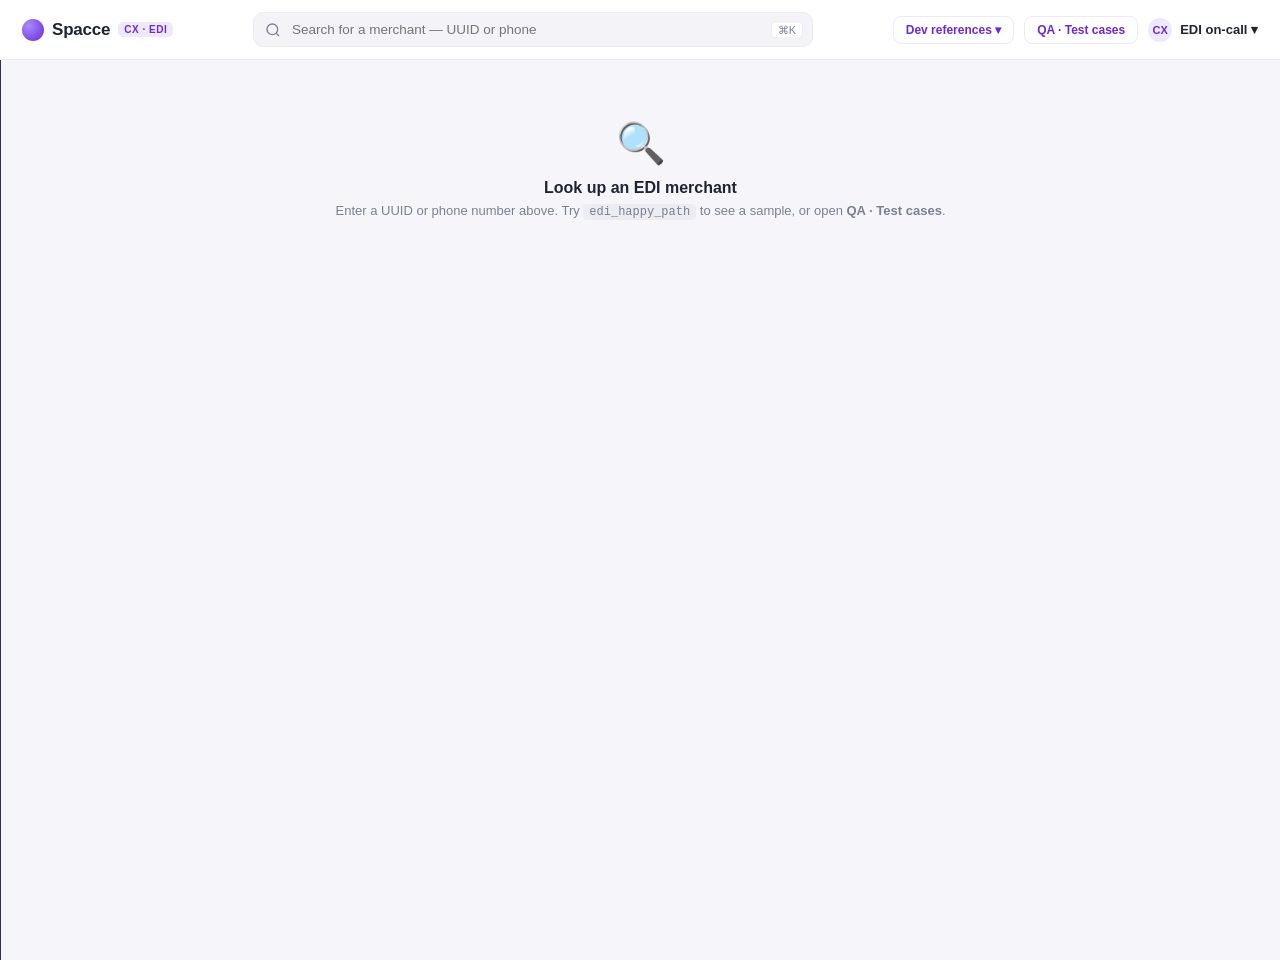
<file: edi/index.html>
<!DOCTYPE html>
<html lang="en">
<head>
<meta charset="UTF-8">
<meta name="viewport" content="width=device-width, initial-scale=1.0">
<title>Ops Dashboard — EDI Onboarding Status</title>
<link rel="stylesheet" href="styles.css">
</head>
<body>


<div class="topbar">
  <div class="sp-brand"><span class="dot"></span>Spacce <span class="sp-cx">CX · EDI</span></div>
  <div class="sp-topsearch">
    <svg width="16" height="16" fill="none" stroke="currentColor" stroke-width="2" viewBox="0 0 24 24"><circle cx="11" cy="11" r="8"/><path d="m21 21-4.35-4.35"/></svg>
    <input type="text" id="searchInput" placeholder="Search for a merchant — UUID or phone" onkeydown="if(event.key==='Enter')doSearch()" />
    <span class="kbd">&#x2318;K</span>
  </div>
  <div style="display:flex;align-items:center;gap:10px;">
    <details class="devnav">
      <summary class="sp-qa-btn">Dev references &#9662;</summary>
      <div class="devnav-menu">
        <a href="alerts-states.html">Alerts card states</a>
        <a href="checks-states.html">Checks states</a>
        <a href="event-delivery-states.html">Event delivery states</a>
      </div>
    </details>
    <button onclick="toggleTestPanel()" id="testPanelBtn" class="sp-qa-btn">QA · Test cases</button>
    <div class="sp-user"><span class="av">CX</span>EDI on-call ▾</div>
  </div>
</div>

<div class="app-wrap">
<div id="testPanel" class="tc-sidebar">
  <div class="tc-sidebar-head">
    <span class="tc-sidebar-label">QA · Test cases (EDI)</span>
    <button onclick="closeTestPanel()" style="background:transparent;border:none;color:#4A5568;cursor:pointer;font-size:14px;line-height:1;padding:0;">&#x2715;</button>
  </div>
  <div class="tc-list">
    <div class="tc-list-inner">
      <div class="tc-group">
        <div class="tc-section-header">Happy path</div>
        <div class="tc-row" onclick="loadTest('edi_happy_path')" data-uuid="edi_happy_path"><span class="tc-num">1</span>Full happy path — sanctioned, GST before VKYC, disbursed</div>
      </div>
      <div class="tc-group">
        <div class="tc-section-header">PAN &amp; early blocks</div>
        <div class="tc-row" onclick="loadTest('edi_non_individual_pan')" data-uuid="edi_non_individual_pan"><span class="tc-num">2</span>Non-individual PAN (Partnership) — blocked</div>
        <div class="tc-row" onclick="loadTest('edi_credit_score')" data-uuid="edi_credit_score"><span class="tc-num">3</span>Credit score step — score 720 visible</div>
      </div>
      <div class="tc-group">
        <div class="tc-section-header">Account Aggregator</div>
        <div class="tc-row" onclick="loadTest('edi_aa_bank_linking')" data-uuid="edi_aa_bank_linking"><span class="tc-num">4</span>AA bank OTP failed for one bank — stuck</div>
      </div>
      <div class="tc-group">
        <div class="tc-section-header">KYC path (CKYC / Aadhaar)</div>
        <div class="tc-row" onclick="loadTest('edi_ckyc_path')" data-uuid="edi_ckyc_path"><span class="tc-num">5</span>CKYC found — at Business Details</div>
        <div class="tc-row" onclick="loadTest('edi_aadhaar_path')" data-uuid="edi_aadhaar_path"><span class="tc-num">6</span>No CKYC, Aadhaar direct — at Udyam</div>
      </div>
      <div class="tc-group">
        <div class="tc-section-header">Business verification</div>
        <div class="tc-row" onclick="loadTest('edi_udyam_block')" data-uuid="edi_udyam_block"><span class="tc-num">7</span>Udyam not verified — stuck at step 10</div>
      </div>
      <div class="tc-group">
        <div class="tc-section-header">VKYC &amp; post-VKYC</div>
        <div class="tc-row" onclick="loadTest('edi_vkyc_rejected')" data-uuid="edi_vkyc_rejected"><span class="tc-num">8</span>VKYC rejected by agent</div>
      </div>
      <div class="tc-group">
        <div class="tc-section-header">Risk + sanction outcomes</div>
        <div class="tc-row" onclick="loadTest('edi_risk_approved_disbursed')" data-uuid="edi_risk_approved_disbursed"><span class="tc-num">9</span>Risk approved, sanctioned 5L, disbursed</div>
        <div class="tc-row" onclick="loadTest('edi_risk_approved_gst_pending')" data-uuid="edi_risk_approved_gst_pending"><span class="tc-num">10</span>Sanctioned 2L, GST pending (mandatory)</div>
        <div class="tc-row" onclick="loadTest('edi_risk_approved_cpv_skip')" data-uuid="edi_risk_approved_cpv_skip"><span class="tc-num">11</span>Sanctioned 1L, GST skipped via CPV</div>
        <div class="tc-row" onclick="loadTest('edi_risk_rejected_waitlist')" data-uuid="edi_risk_rejected_waitlist"><span class="tc-num">12</span>Risk rejected — waitlisted (risk score 38/100)</div>
        <div class="tc-row" onclick="loadTest('edi_risk_rejected_all_clear')" data-uuid="edi_risk_rejected_all_clear"><span class="tc-num">12a</span>Risk rejected, everything else clean — Waitlist not Sanction</div>
      </div>
      <div class="tc-group">
        <div class="tc-section-header">Audit &amp; out-of-scope</div>
        <div class="tc-row" onclick="loadTest('edi_audit_declined')" data-uuid="edi_audit_declined"><span class="tc-num">13</span>Audit declined — CONCURRENT_AUDIT_REVIEW_DECLINED</div>
        <div class="tc-row" onclick="loadTest('edi_dca_out_of_scope')" data-uuid="edi_dca_out_of_scope"><span class="tc-num">14</span>DCA application — out of scope, not EDI</div>
      </div>
      <div class="tc-group">
        <div class="tc-section-header">Login failures (SIM / fraud)</div>
        <div class="tc-row" onclick="loadTest('edi_sim_timeout')" data-uuid="edi_sim_timeout"><span class="tc-num">15</span>SIM binding — ETIMEDOUT</div>
        <div class="tc-row" onclick="loadTest('edi_integrity_breach')" data-uuid="edi_integrity_breach"><span class="tc-num">16</span>INTEGRITY_BREACH</div>
        <div class="tc-row" onclick="loadTest('edi_blacklisted_login')" data-uuid="edi_blacklisted_login"><span class="tc-num">17</span>USER_BLACKLISTED at login</div>
        <div class="tc-row" onclick="loadTest('edi_redflag_login')" data-uuid="edi_redflag_login"><span class="tc-num">18</span>RED_FLAG DEVICE_FRAUD</div>
        <div class="tc-row" onclick="loadTest('edi_sim_device_change')" data-uuid="edi_sim_device_change"><span class="tc-num">19</span>DEVICEID_MISS_MATCH</div>
      </div>
      <div class="tc-group">
        <div class="tc-section-header">PAN verification</div>
        <div class="tc-row" onclick="loadTest('edi_dedupe_pan')" data-uuid="edi_dedupe_pan"><span class="tc-num">20</span>Dedupe block — duplicate PAN</div>
        <div class="tc-row" onclick="loadTest('edi_nsdl_name_mismatch')" data-uuid="edi_nsdl_name_mismatch"><span class="tc-num">21</span>NSDL name mismatch</div>
      </div>
      <div class="tc-group">
        <div class="tc-section-header">CKYC / Aadhaar edge cases</div>
        <div class="tc-row" onclick="loadTest('edi_ckyc_otp_fail')" data-uuid="edi_ckyc_otp_fail"><span class="tc-num">22</span>CKYC OTP not received</div>
        <div class="tc-row" onclick="loadTest('edi_aadhaar_vendor_down')" data-uuid="edi_aadhaar_vendor_down"><span class="tc-num">23</span>Aadhaar vendor down 503</div>
        <div class="tc-row" onclick="loadTest('edi_ckyc_fallback')" data-uuid="edi_ckyc_fallback"><span class="tc-num">24</span>CKYC invalid → Aadhaar fallback</div>
      </div>
      <div class="tc-group">
        <div class="tc-section-header">Fraud blocks</div>
        <div class="tc-row" onclick="loadTest('edi_fraud_soft_vd')" data-uuid="edi_fraud_soft_vd"><span class="tc-num">25</span>Soft block at Verify Details</div>
        <div class="tc-row" onclick="loadTest('edi_fraud_hard_vd')" data-uuid="edi_fraud_hard_vd"><span class="tc-num">26</span>Hard block at Verify Details</div>
        <div class="tc-row" onclick="loadTest('edi_post_vkyc_fraud_hard')" data-uuid="edi_post_vkyc_fraud_hard"><span class="tc-num">27</span>Post-VKYC hard block — WATCHLIST_HIT</div>
      </div>
      <div class="tc-group">
        <div class="tc-section-header">VKYC agent actions</div>
        <div class="tc-row" onclick="loadTest('edi_vkyc_end_call')" data-uuid="edi_vkyc_end_call"><span class="tc-num">28</span>End call — POOR_CONNECTIVITY</div>
        <div class="tc-row" onclick="loadTest('edi_vkyc_soft_reject')" data-uuid="edi_vkyc_soft_reject"><span class="tc-num">29</span>Soft reject — DOCUMENT_BLUR</div>
        <div class="tc-row" onclick="loadTest('edi_vkyc_hard_fraud')" data-uuid="edi_vkyc_hard_fraud"><span class="tc-num">30</span>Hard reject — SUSPECTED_FRAUD</div>
      </div>
      <div class="tc-group">
        <div class="tc-section-header">Review queues</div>
        <div class="tc-row" onclick="loadTest('edi_fia_stuck')" data-uuid="edi_fia_stuck"><span class="tc-num">31</span>FIA review — stuck 16 days</div>
        <div class="tc-row" onclick="loadTest('edi_manual_review_rejected')" data-uuid="edi_manual_review_rejected"><span class="tc-num">32</span>Manual review rejected — KYC Ops</div>
      </div>
      <div class="tc-group">
        <div class="tc-section-header">Post-review pipeline</div>
        <div class="tc-row" onclick="loadTest('edi_dedupe_pipeline')" data-uuid="edi_dedupe_pipeline"><span class="tc-num">33</span>Dedupe blocked DUPLICATE_RECORD</div>
      </div>
      <div class="tc-group">
        <div class="tc-section-header">Journey reset</div>
        <div class="tc-row" onclick="loadTest('edi_reset_wrong_pan')" data-uuid="edi_reset_wrong_pan"><span class="tc-num">34</span>Wrong PAN — ops reset Step 4</div>
        <div class="tc-row" onclick="loadTest('edi_reset_vkyc_audit')" data-uuid="edi_reset_vkyc_audit"><span class="tc-num">35</span>VKYC audit-rejected — auto-reset</div>
      </div>
      <div class="tc-group">
        <div class="tc-section-header">Coverage — states</div>
        <div class="tc-row" onclick="loadTest('edi_abandoned')" data-uuid="edi_abandoned"><span class="tc-num">36</span>Abandoned idle 65 days</div>
        <div class="tc-row" onclick="loadTest('edi_aml_pending')" data-uuid="edi_aml_pending"><span class="tc-num">37</span>AML pending</div>
        <div class="tc-row" onclick="loadTest('edi_aml_match')" data-uuid="edi_aml_match"><span class="tc-num">38</span>AML possible match</div>
      </div>
      <div class="tc-group">
        <div class="tc-section-header">Coverage — dedupe</div>
        <div class="tc-row" onclick="loadTest('edi_dedupe_clear')" data-uuid="edi_dedupe_clear"><span class="tc-num">39</span>Dedupe clear at all checkpoints</div>
        <div class="tc-row" onclick="loadTest('edi_dedupe_many')" data-uuid="edi_dedupe_many"><span class="tc-num">40</span>Dedupe many candidates</div>
      </div>
      <div class="tc-group">
        <div class="tc-section-header">Coverage — features</div>
        <div class="tc-row" onclick="loadTest('edi_uid_pending')" data-uuid="edi_uid_pending"><span class="tc-num">41</span>Disbursement blocked — account link pending</div>
        <div class="tc-row" onclick="loadTest('edi_systemic_nsdl')" data-uuid="edi_systemic_nsdl"><span class="tc-num">42</span>Systemic NSDL 5xx spike</div>
      </div>
    </div>
  </div>
</div>

<div class="main" id="mainContent" style="align-content:start;">
  <div style="grid-column:1/-1;">
    <div class="empty">
      <div class="empty-icon">&#x1F50D;</div>
      <h3>Look up an EDI merchant</h3>
      <p>Enter a UUID or phone number above. Try <code style="background:var(--border);padding:1px 6px;border-radius:4px;font-size:12px;">edi_happy_path</code> to see a sample, or open <strong>QA · Test cases</strong>.</p>
    </div>
  </div>
</div>


</div><!-- /.app-wrap -->
<div id="copyToast"></div>
<script src="render.js"></script>
<script>
// ops_dashboard (EDI / merchant lending) -- mock data + step builders.
// Architecture mirrors the DCA tool's index.html exactly (shared render.js +
// styles.css, same USERS-object + renderApp pattern) -- only the data shape and card
// contents differ. EDI = merchant_lending = business loan journey (16 milestones).

const USERS = {
  // -- edi_happy_path --
  edi_happy_path: { uuid: "a1b2c3d4-e5f6-4a7b-8c9d-0e1f2a3b4c5d", name: "Sharma Electronics (Vikram Sharma)", phone: "98765 43210", email: "vikram.sharma@gmail.com", applications: [
      { id: "app_edi_001", type: "edi_onboarding", label: "EDI", status: "active", overallLabel: "Loan disbursed -- full happy path", state: "DISBURSED", currentStep: 19, updatedAt: "2026-08-10 14:30", sourceChannel: "MERCHANT", fraud: { status: "clear", reason: "No redflag rows", ts: "2026-08-05 09:10" }, risk: { status: "approved", ts: "2026-08-08 10:00" }, creditScoreCheck: { score: 745, source: "Bureau pull post-PAN", ts: "2026-08-05 09:15" }, aa: { status: "linked", detail: "3/3 banks linked via Ignoosis", ts: "2026-08-05 10:00" }, gst: { status: "verified", source: "Auto-fetched at PAN step", ts: "2026-08-05 09:20" }, udyam: { status: "verified", ts: "2026-08-06 09:22" }, vkyc: { status: "APPROVED", ts: "2026-08-07 15:05" }, audit: null, sanction: { amount: "3,00,000", ts: "2026-08-08 10:15" }, loanDisbursed: { status: "disbursed", amount: "3,00,000", ts: "2026-08-10 14:30" }, redflagCount: 0, steps: [
          { name: "Phone Number", status: "done", detail: "User entered phone number, verified via OTP.", ts: "2026-08-01 08:40", fields: [], num: "01" },
          { name: "Email", status: "done", detail: "User entered email address.", ts: "2026-08-01 08:40", fields: [], num: "02" },
          { name: "Name + MPIN Setup", status: "done", detail: "User entered full name and set up a 4-digit MPIN for app login.", ts: "2026-08-01 08:40", fields: [], num: "03" },
          { name: "Boost Screen", status: "done", detail: "Boost screen shown -- highlights merchant benefits before proceeding to onboarding consent.", ts: "2026-08-01 08:40", fields: [], num: "04" },
          { num: "05", name: "Terms & Condition", status: "done", detail: "Consent captured -- KYC records + <10cr banking exposure", ts: "2026-08-05 09:00" },
          { num: "06", name: "Permissions", status: "done", detail: "Location, SMS, Installed Apps -- all granted", ts: "2026-08-05 09:02" },
          { num: "07", name: "Loan Requirement", status: "done", detail: "Loan range: 1L-5L, Purpose: Business expansion", loanRange: "1L - 5L", loanPurpose: "Business expansion", ts: "2026-08-05 09:05" },
          { num: "08", name: "PAN Screen", status: "done", detail: "Individual PAN entered. Background: Udyam auto-fetched, GST auto-fetched", ts: "2026-08-05 09:08" },
          { num: "09", name: "Credit Score", status: "done", detail: "Credit score fetched: 745", creditScore: 745, ts: "2026-08-05 09:15" },
          { num: "10", name: "Account Aggregator (Ignoosis)", status: "done", detail: "Consent given, OTP verified, 3 banks linked (SBI, HDFC, ICICI)", aaBanks: [
              { name: "SBI", status: "linked" },
              { name: "HDFC", status: "linked" },
              { name: "ICICI", status: "linked" }
            ], ts: "2026-08-05 10:00" },
          { num: "11", name: "CKYC / Aadhaar", status: "done", detail: "CKYC found at PAN step. Sarsai OTP verified. CKYC route completed.", ts: "2026-08-05 10:30" },
          { num: "12", name: "Business Details", status: "done", detail: "Registered name, category, annual sales, annual income submitted", ts: "2026-08-05 11:00" },
          { num: "13", name: "Business Address", status: "done", detail: "Business name auto-prefilled, address + pincode + city submitted", ts: "2026-08-05 11:10" },
          { num: "14", name: "Udyam Registration", status: "done", detail: "Udyam Registration Number verified", ts: "2026-08-06 09:22" },
          { num: "15", name: "Verify Details", status: "done", detail: "User verified all details. No GST page here (comes later if needed).", ts: "2026-08-06 09:30" },
          { num: "16", name: "VKYC", status: "done", detail: "VKYC completed. Pre-VKYC fraud check passed. Post-VKYC: dedupe/redflag/audit/fraud all clear. Case 2: Risk approved + KYC approved + Audit approved + No fraud = VKYC Verified", vkycOutcome: { status: "APPROVED", ts: "2026-08-07 15:05" }, ts: "2026-08-07 15:05", postVkycOutcome: { case: "approved", ts: "2026-08-08 10:00" } },
          { num: "17", name: "Sanction Screen", status: "done", detail: "Approved loan limit: 3,00,000", sanction: { amount: "3,00,000", detail: "User approved to continue to disburse" }, ts: "2026-08-08 10:15" },
          { num: "18", name: "GST / CPV", status: "skip", detail: "GST verified before VKYC + demos verified. Skipped -- proceed directly to disbursement.", gstCpv: { verifiedBeforeVkyc: true } },
          { num: "19", name: "Loan Disbursement", status: "done", detail: "Loan disbursed to account successfully", disbursement: { status: "disbursed", amount: "3,00,000" }, ts: "2026-08-10 14:30" }
        ], webhooks: [
          { event: "PAN verified", status: "ok", time: "2026-08-05 09:08" },
          { event: "Credit score fetched", status: "ok", time: "2026-08-05 09:15" },
          { event: "AA consent approved", status: "ok", time: "2026-08-05 10:00" },
          { event: "VKYC decision: APPROVED", status: "ok", time: "2026-08-07 15:05" },
          { event: "Risk decision: APPROVED", status: "ok", time: "2026-08-08 10:00" },
          { event: "Sanction issued: 3,00,000", status: "ok", time: "2026-08-08 10:15" },
          { event: "Loan disbursed: 3,00,000", status: "ok", time: "2026-08-10 14:30" }
        ] }
    ] },
  // -- edi_non_individual_pan --
  edi_non_individual_pan: { uuid: "b2c3d4e5-f6a7-4b8c-9d0e-1f2a3b4c5d6e", name: "Gupta & Sons Partnership", phone: "91234 56789", email: "gupta.sons@gmail.com", applications: [
      { id: "app_edi_002", type: "edi_onboarding", label: "EDI", status: "blocked", overallLabel: "Non-individual PAN -- inline error at PAN screen (step 4)", state: "REJECTED", currentStep: 8, updatedAt: "2026-08-02 10:15", sourceChannel: "MERCHANT", fraud: null, risk: null, creditScoreCheck: null, aa: null, gst: null, udyam: null, vkyc: null, audit: null, sanction: null, loanDisbursed: null, redflagCount: 0, steps: [
          { name: "Phone Number", status: "done", detail: "User entered phone number, verified via OTP.", ts: "2026-08-01 08:40", fields: [], num: "01" },
          { name: "Email", status: "done", detail: "User entered email address.", ts: "2026-08-01 08:40", fields: [], num: "02" },
          { name: "Name + MPIN Setup", status: "done", detail: "User entered full name and set up a 4-digit MPIN for app login.", ts: "2026-08-01 08:40", fields: [], num: "03" },
          { name: "Boost Screen", status: "done", detail: "Boost screen shown -- highlights merchant benefits before proceeding to onboarding consent.", ts: "2026-08-01 08:40", fields: [], num: "04" },
          { num: "05", name: "Terms & Condition", status: "done", detail: "Consent captured", ts: "2026-08-02 10:00" },
          { num: "06", name: "Permissions", status: "done", detail: "All permissions granted", ts: "2026-08-02 10:02" },
          { num: "07", name: "Loan Requirement", status: "done", detail: "Loan range: 5L-35L, Purpose: Working capital", loanRange: "5L - 35L", loanPurpose: "Working capital", ts: "2026-08-02 10:05" },
          { num: "08", name: "PAN Screen", status: "stuck", detail: "Partnership PAN entered (4th character of PAN = 'F', non-individual). Inline validation error shown immediately -- there is no separate business-PAN flow, EDI accepts only individual/sole-prop PANs.", nonIndividualBlock: { panType: "Partnership (Firm)", ts: "2026-08-02 10:15" } },
          { num: "09", name: "Credit Score", status: "pending", detail: "Not reached -- blocked upstream" },
          { num: "10", name: "Account Aggregator (Ignoosis)", status: "pending", detail: "Not reached" },
          { num: "11", name: "CKYC / Aadhaar", status: "pending", detail: "Not reached" },
          { num: "12", name: "Business Details", status: "pending", detail: "Not reached" },
          { num: "13", name: "Business Address", status: "pending", detail: "Not reached" },
          { num: "14", name: "Udyam Registration", status: "pending", detail: "Not reached" },
          { num: "15", name: "Verify Details", status: "pending", detail: "Not reached" },
          { num: "16", name: "VKYC", status: "pending", detail: "Not reached" },
          { num: "17", name: "Sanction Screen", status: "pending", detail: "Not reached" },
          { num: "18", name: "GST / CPV", status: "pending", detail: "Not reached" },
          { num: "19", name: "Loan Disbursement", status: "pending", detail: "Not reached" }
        ], webhooks: [
          { event: "PAN verified", status: "err", time: "not received -- non-individual PAN blocked" }
        ] }
    ] },
  // -- edi_credit_score --
  edi_credit_score: { uuid: "c3d4e5f6-a7b8-4c9d-0e1f-2a3b4c5d6e7f", name: "Priya Fashions (Priya Mehta)", phone: "98001 22334", email: "priya.fashions@gmail.com", applications: [
      { id: "app_edi_003", type: "edi_onboarding", label: "EDI", status: "pending", overallLabel: "Journey progressing -- currently at Credit Score", state: "PENDING", currentStep: 9, updatedAt: "2026-08-03 11:20", sourceChannel: "MERCHANT", fraud: { status: "clear", reason: "No redflag rows", ts: "2026-08-03 10:50" }, risk: null, creditScoreCheck: { score: 720, source: "Bureau pull post-PAN", ts: "2026-08-03 11:20" }, aa: null, gst: { status: "verified", source: "Auto-fetched at PAN", ts: "2026-08-03 11:00" }, udyam: null, vkyc: null, audit: null, sanction: null, loanDisbursed: null, redflagCount: 0, steps: [
          { name: "Phone Number", status: "done", detail: "User entered phone number, verified via OTP.", ts: "2026-08-01 08:40", fields: [], num: "01" },
          { name: "Email", status: "done", detail: "User entered email address.", ts: "2026-08-01 08:40", fields: [], num: "02" },
          { name: "Name + MPIN Setup", status: "done", detail: "User entered full name and set up a 4-digit MPIN for app login.", ts: "2026-08-01 08:40", fields: [], num: "03" },
          { name: "Boost Screen", status: "done", detail: "Boost screen shown -- highlights merchant benefits before proceeding to onboarding consent.", ts: "2026-08-01 08:40", fields: [], num: "04" },
          { num: "05", name: "Terms & Condition", status: "done", detail: "Consent captured", ts: "2026-08-03 10:40" },
          { num: "06", name: "Permissions", status: "done", detail: "All permissions granted", ts: "2026-08-03 10:42" },
          { num: "07", name: "Loan Requirement", status: "done", detail: "Loan range: 50k-1L, Purpose: Inventory purchase", loanRange: "50k - 1L", loanPurpose: "Inventory purchase", ts: "2026-08-03 10:45" },
          { num: "08", name: "PAN Screen", status: "done", detail: "Individual PAN entered. Udyam auto-fetch initiated, GST auto-fetched.", ts: "2026-08-03 10:50" },
          { num: "09", name: "Credit Score", status: "stuck", detail: "Credit score fetched and displayed to user: 720. User is reviewing.", creditScore: 720, ts: "2026-08-03 11:20" },
          { num: "10", name: "Account Aggregator (Ignoosis)", status: "pending", detail: "Not reached" },
          { num: "11", name: "CKYC / Aadhaar", status: "pending", detail: "Not reached" },
          { num: "12", name: "Business Details", status: "pending", detail: "Not reached" },
          { num: "13", name: "Business Address", status: "pending", detail: "Not reached" },
          { num: "14", name: "Udyam Registration", status: "pending", detail: "Not reached" },
          { num: "15", name: "Verify Details", status: "pending", detail: "Not reached" },
          { num: "16", name: "VKYC", status: "pending", detail: "Not reached" },
          { num: "17", name: "Sanction Screen", status: "pending", detail: "Not reached" },
          { num: "18", name: "GST / CPV", status: "pending", detail: "Not reached" },
          { num: "19", name: "Loan Disbursement", status: "pending", detail: "Not reached" }
        ], webhooks: [
          { event: "PAN verified", status: "ok", time: "2026-08-03 10:50" },
          { event: "Credit score fetched", status: "ok", time: "2026-08-03 11:20" },
          { event: "AA consent approved", status: "pending", time: "waiting on user" }
        ] }
    ] },
  // -- edi_aa_bank_linking --
  edi_aa_bank_linking: { uuid: "d4e5f6a7-b8c9-4d0e-1f2a-3b4c5d6e7f80", name: "Rajesh Kirana Store (Rajesh Yadav)", phone: "97000 55667", email: "rajesh.kirana@gmail.com", applications: [
      { id: "app_edi_004", type: "edi_onboarding", label: "EDI", status: "stuck", overallLabel: "AA bank OTP failed -- stuck at Account Aggregator", state: "PENDING", currentStep: 10, updatedAt: "2026-08-04 14:45", sourceChannel: "MERCHANT", fraud: { status: "clear", reason: "No redflag rows", ts: "2026-08-04 10:00" }, risk: null, creditScoreCheck: { score: 690, source: "Bureau pull post-PAN", ts: "2026-08-04 10:15" }, aa: { status: "partial", detail: "2/3 banks linked; PNB OTP failed", ts: "2026-08-04 14:45" }, gst: { status: "verified", source: "Auto-fetched at PAN", ts: "2026-08-04 10:10" }, udyam: null, vkyc: null, audit: null, sanction: null, loanDisbursed: null, redflagCount: 0, steps: [
          { name: "Phone Number", status: "done", detail: "User entered phone number, verified via OTP.", ts: "2026-08-01 08:40", fields: [], num: "01" },
          { name: "Email", status: "done", detail: "User entered email address.", ts: "2026-08-01 08:40", fields: [], num: "02" },
          { name: "Name + MPIN Setup", status: "done", detail: "User entered full name and set up a 4-digit MPIN for app login.", ts: "2026-08-01 08:40", fields: [], num: "03" },
          { name: "Boost Screen", status: "done", detail: "Boost screen shown -- highlights merchant benefits before proceeding to onboarding consent.", ts: "2026-08-01 08:40", fields: [], num: "04" },
          { num: "05", name: "Terms & Condition", status: "done", detail: "Consent captured", ts: "2026-08-04 09:50" },
          { num: "06", name: "Permissions", status: "done", detail: "All permissions granted", ts: "2026-08-04 09:52" },
          { num: "07", name: "Loan Requirement", status: "done", detail: "Loan range: 1L-5L, Purpose: Shop renovation", loanRange: "1L - 5L", loanPurpose: "Shop renovation", ts: "2026-08-04 09:55" },
          { num: "08", name: "PAN Screen", status: "done", detail: "Individual PAN entered. GST auto-fetched.", ts: "2026-08-04 10:00" },
          { num: "09", name: "Credit Score", status: "done", detail: "Credit score fetched: 690", creditScore: 690, ts: "2026-08-04 10:15" },
          { num: "10", name: "Account Aggregator (Ignoosis)", status: "stuck", detail: "Consent given, OTP verified on signup number. Ignoosis fetched 3 linked banks. SBI and HDFC consent approved, but PNB OTP failed.", aaBanks: [
              { name: "SBI", status: "linked" },
              { name: "HDFC", status: "linked" },
              { name: "PNB", status: "failed" }
            ], ts: "2026-08-04 14:45" },
          { num: "11", name: "CKYC / Aadhaar", status: "pending", detail: "Not reached -- blocked upstream" },
          { num: "12", name: "Business Details", status: "pending", detail: "Not reached" },
          { num: "13", name: "Business Address", status: "pending", detail: "Not reached" },
          { num: "14", name: "Udyam Registration", status: "pending", detail: "Not reached" },
          { num: "15", name: "Verify Details", status: "pending", detail: "Not reached" },
          { num: "16", name: "VKYC", status: "pending", detail: "Not reached" },
          { num: "17", name: "Sanction Screen", status: "pending", detail: "Not reached" },
          { num: "18", name: "GST / CPV", status: "pending", detail: "Not reached" },
          { num: "19", name: "Loan Disbursement", status: "pending", detail: "Not reached" }
        ], webhooks: [
          { event: "PAN verified", status: "ok", time: "2026-08-04 10:00" },
          { event: "Credit score fetched", status: "ok", time: "2026-08-04 10:15" },
          { event: "AA consent approved", status: "err", time: "partial -- PNB OTP failed at 2026-08-04 14:45" }
        ] }
    ] },
  // -- edi_ckyc_path --
  edi_ckyc_path: { uuid: "e5f6a7b8-c9d0-4e1f-2a3b-4c5d6e7f8091", name: "Sunita Textiles (Sunita Devi)", phone: "96000 77889", email: "sunita.textiles@gmail.com", applications: [
      { id: "app_edi_005", type: "edi_onboarding", label: "EDI", status: "pending", overallLabel: "CKYC route completed -- currently at Business Details", state: "PENDING", currentStep: 12, updatedAt: "2026-08-05 13:00", sourceChannel: "MERCHANT", fraud: { status: "clear", reason: "No redflag rows", ts: "2026-08-05 10:00" }, risk: null, creditScoreCheck: { score: 735, source: "Bureau pull post-PAN", ts: "2026-08-05 10:15" }, aa: { status: "linked", detail: "2/2 banks linked via Ignoosis", ts: "2026-08-05 11:00" }, gst: { status: "verified", source: "Auto-fetched at PAN", ts: "2026-08-05 10:10" }, udyam: null, vkyc: null, audit: null, sanction: null, loanDisbursed: null, redflagCount: 0, steps: [
          { name: "Phone Number", status: "done", detail: "User entered phone number, verified via OTP.", ts: "2026-08-01 08:40", fields: [], num: "01" },
          { name: "Email", status: "done", detail: "User entered email address.", ts: "2026-08-01 08:40", fields: [], num: "02" },
          { name: "Name + MPIN Setup", status: "done", detail: "User entered full name and set up a 4-digit MPIN for app login.", ts: "2026-08-01 08:40", fields: [], num: "03" },
          { name: "Boost Screen", status: "done", detail: "Boost screen shown -- highlights merchant benefits before proceeding to onboarding consent.", ts: "2026-08-01 08:40", fields: [], num: "04" },
          { num: "05", name: "Terms & Condition", status: "done", detail: "Consent captured", ts: "2026-08-05 09:50" },
          { num: "06", name: "Permissions", status: "done", detail: "All permissions granted", ts: "2026-08-05 09:52" },
          { num: "07", name: "Loan Requirement", status: "done", detail: "Loan range: 1L-5L, Purpose: Raw material", loanRange: "1L - 5L", loanPurpose: "Raw material", ts: "2026-08-05 09:55" },
          { num: "08", name: "PAN Screen", status: "done", detail: "Individual PAN entered. GST + Udyam auto-fetch initiated.", ts: "2026-08-05 10:00" },
          { num: "09", name: "Credit Score", status: "done", detail: "Credit score fetched: 735", creditScore: 735, ts: "2026-08-05 10:15" },
          { num: "10", name: "Account Aggregator (Ignoosis)", status: "done", detail: "2 banks linked (SBI, BOB)", aaBanks: [
              { name: "SBI", status: "linked" },
              { name: "BOB", status: "linked" }
            ], ts: "2026-08-05 11:00" },
          { num: "11", name: "CKYC / Aadhaar", status: "done", detail: "CKYC found at PAN step. CKYC screen shown. Sarsai OTP verified on first attempt. CKYC route completed.", ts: "2026-08-05 11:30" },
          { num: "12", name: "Business Details", status: "stuck", detail: "Registered business name, category, annual sales, income -- awaiting submission", ts: "2026-08-05 13:00" },
          { num: "13", name: "Business Address", status: "pending", detail: "Not reached" },
          { num: "14", name: "Udyam Registration", status: "pending", detail: "Not reached" },
          { num: "15", name: "Verify Details", status: "pending", detail: "Not reached" },
          { num: "16", name: "VKYC", status: "pending", detail: "Not reached" },
          { num: "17", name: "Sanction Screen", status: "pending", detail: "Not reached" },
          { num: "18", name: "GST / CPV", status: "pending", detail: "Not reached" },
          { num: "19", name: "Loan Disbursement", status: "pending", detail: "Not reached" }
        ], webhooks: [
          { event: "PAN verified", status: "ok", time: "2026-08-05 10:00" },
          { event: "Credit score fetched", status: "ok", time: "2026-08-05 10:15" },
          { event: "AA consent approved", status: "ok", time: "2026-08-05 11:00" }
        ] }
    ] },
  // -- edi_aadhaar_path --
  edi_aadhaar_path: { uuid: "f6a7b8c9-d0e1-4f2a-3b4c-5d6e7f809102", name: "Ravi Auto Parts (Ravi Kumar)", phone: "95000 88990", email: "ravi.autoparts@gmail.com", applications: [
      { id: "app_edi_006", type: "edi_onboarding", label: "EDI", status: "pending", overallLabel: "No CKYC, Aadhaar direct -- currently at Udyam", state: "PENDING", currentStep: 14, updatedAt: "2026-08-06 15:30", sourceChannel: "MERCHANT", fraud: { status: "clear", reason: "No redflag rows", ts: "2026-08-06 10:00" }, risk: null, creditScoreCheck: { score: 710, source: "Bureau pull post-PAN", ts: "2026-08-06 10:15" }, aa: { status: "linked", detail: "1/1 bank linked via Ignoosis", ts: "2026-08-06 11:00" }, gst: { status: "not_verified", ts: "2026-08-06 10:10" }, udyam: { status: "not_verified", ts: "2026-08-06 15:30" }, vkyc: null, audit: null, sanction: null, loanDisbursed: null, redflagCount: 0, steps: [
          { name: "Phone Number", status: "done", detail: "User entered phone number, verified via OTP.", ts: "2026-08-01 08:40", fields: [], num: "01" },
          { name: "Email", status: "done", detail: "User entered email address.", ts: "2026-08-01 08:40", fields: [], num: "02" },
          { name: "Name + MPIN Setup", status: "done", detail: "User entered full name and set up a 4-digit MPIN for app login.", ts: "2026-08-01 08:40", fields: [], num: "03" },
          { name: "Boost Screen", status: "done", detail: "Boost screen shown -- highlights merchant benefits before proceeding to onboarding consent.", ts: "2026-08-01 08:40", fields: [], num: "04" },
          { num: "05", name: "Terms & Condition", status: "done", detail: "Consent captured", ts: "2026-08-06 09:50" },
          { num: "06", name: "Permissions", status: "done", detail: "All permissions granted", ts: "2026-08-06 09:52" },
          { num: "07", name: "Loan Requirement", status: "done", detail: "Loan range: <50k, Purpose: Equipment", loanRange: "< 50k", loanPurpose: "Equipment purchase", ts: "2026-08-06 09:55" },
          { num: "08", name: "PAN Screen", status: "done", detail: "Individual PAN entered. No CKYC found. GST auto-fetch failed.", ts: "2026-08-06 10:00" },
          { num: "09", name: "Credit Score", status: "done", detail: "Credit score fetched: 710", creditScore: 710, ts: "2026-08-06 10:15" },
          { num: "10", name: "Account Aggregator (Ignoosis)", status: "done", detail: "1 bank linked (Kotak)", aaBanks: [
              { name: "Kotak Mahindra", status: "linked" }
            ], ts: "2026-08-06 11:00" },
          { num: "11", name: "CKYC / Aadhaar", status: "done", detail: "No CKYC found. Aadhaar route directly. Aadhaar verification completed.", ts: "2026-08-06 11:30" },
          { num: "12", name: "Business Details", status: "done", detail: "Business details submitted", ts: "2026-08-06 12:00" },
          { num: "13", name: "Business Address", status: "done", detail: "Address submitted with pincode verification", ts: "2026-08-06 12:15" },
          { num: "14", name: "Udyam Registration", status: "stuck", detail: "Udyam Registration Number entered but verification failed. Stuck at this step.", ts: "2026-08-06 15:30" },
          { num: "15", name: "Verify Details", status: "pending", detail: "Not reached" },
          { num: "16", name: "VKYC", status: "pending", detail: "Not reached" },
          { num: "17", name: "Sanction Screen", status: "pending", detail: "Not reached" },
          { num: "18", name: "GST / CPV", status: "pending", detail: "Not reached" },
          { num: "19", name: "Loan Disbursement", status: "pending", detail: "Not reached" }
        ], webhooks: [
          { event: "PAN verified", status: "ok", time: "2026-08-06 10:00" },
          { event: "Credit score fetched", status: "ok", time: "2026-08-06 10:15" },
          { event: "AA consent approved", status: "ok", time: "2026-08-06 11:00" }
        ] }
    ] },
  // -- edi_udyam_block --
  edi_udyam_block: { uuid: "07a8b9c0-d1e2-4f3a-4b5c-6d7e8f901234", name: "Mahalaxmi Provisions", phone: "94000 11223", email: "mahalaxmi.prov@gmail.com", applications: [
      { id: "app_edi_007", type: "edi_onboarding", label: "EDI", status: "stuck", overallLabel: "Udyam not verified -- mandatory block at step 10", state: "PENDING", currentStep: 14, updatedAt: "2026-08-07 16:00", sourceChannel: "MERCHANT", fraud: { status: "clear", reason: "No redflag rows", ts: "2026-08-07 10:00" }, risk: null, creditScoreCheck: { score: 680, source: "Bureau pull post-PAN", ts: "2026-08-07 10:15" }, aa: { status: "linked", detail: "2/2 banks linked", ts: "2026-08-07 11:00" }, gst: { status: "verified", source: "Auto-fetched at PAN", ts: "2026-08-07 10:10" }, udyam: { status: "not_verified", ts: "2026-08-07 16:00" }, vkyc: null, audit: null, sanction: null, loanDisbursed: null, redflagCount: 0, steps: [
          { name: "Phone Number", status: "done", detail: "User entered phone number, verified via OTP.", ts: "2026-08-01 08:40", fields: [], num: "01" },
          { name: "Email", status: "done", detail: "User entered email address.", ts: "2026-08-01 08:40", fields: [], num: "02" },
          { name: "Name + MPIN Setup", status: "done", detail: "User entered full name and set up a 4-digit MPIN for app login.", ts: "2026-08-01 08:40", fields: [], num: "03" },
          { name: "Boost Screen", status: "done", detail: "Boost screen shown -- highlights merchant benefits before proceeding to onboarding consent.", ts: "2026-08-01 08:40", fields: [], num: "04" },
          { num: "05", name: "Terms & Condition", status: "done", detail: "Consent captured", ts: "2026-08-07 09:50" },
          { num: "06", name: "Permissions", status: "done", detail: "All permissions granted", ts: "2026-08-07 09:52" },
          { num: "07", name: "Loan Requirement", status: "done", detail: "Loan range: 50k-1L", loanRange: "50k - 1L", ts: "2026-08-07 09:55" },
          { num: "08", name: "PAN Screen", status: "done", detail: "Individual PAN entered", ts: "2026-08-07 10:00" },
          { num: "09", name: "Credit Score", status: "done", detail: "Credit score: 680", creditScore: 680, ts: "2026-08-07 10:15" },
          { num: "10", name: "Account Aggregator (Ignoosis)", status: "done", detail: "2 banks linked (Axis, SBI)", aaBanks: [
              { name: "Axis", status: "linked" },
              { name: "SBI", status: "linked" }
            ], ts: "2026-08-07 11:00" },
          { num: "11", name: "CKYC / Aadhaar", status: "done", detail: "Aadhaar route (no CKYC). Completed.", ts: "2026-08-07 11:30" },
          { num: "12", name: "Business Details", status: "done", detail: "Submitted", ts: "2026-08-07 12:00" },
          { num: "13", name: "Business Address", status: "done", detail: "Submitted", ts: "2026-08-07 12:15" },
          { num: "14", name: "Udyam Registration", status: "stuck", detail: "Udyam Assist Number entered but verification failed. Cannot proceed without Udyam.", fields: [
              { v: "Udyam verified: NO", bad: true }
            ], ts: "2026-08-07 16:00" },
          { num: "15", name: "Verify Details", status: "pending", detail: "Not reached -- blocked upstream" },
          { num: "16", name: "VKYC", status: "pending", detail: "Not reached" },
          { num: "17", name: "Sanction Screen", status: "pending", detail: "Not reached" },
          { num: "18", name: "GST / CPV", status: "pending", detail: "Not reached" },
          { num: "19", name: "Loan Disbursement", status: "pending", detail: "Not reached" }
        ], webhooks: [
          { event: "PAN verified", status: "ok", time: "2026-08-07 10:00" },
          { event: "Credit score fetched", status: "ok", time: "2026-08-07 10:15" },
          { event: "AA consent approved", status: "ok", time: "2026-08-07 11:00" }
        ] }
    ] },
  // -- edi_vkyc_rejected --
  edi_vkyc_rejected: { uuid: "18b9c0d1-e2f3-4a4b-5c6d-7e8f90123456", name: "Patel Hardware & Tools", phone: "93000 22334", email: "patel.hardware@gmail.com", applications: [
      { id: "app_edi_008", type: "edi_onboarding", label: "EDI", status: "stuck", overallLabel: "VKYC rejected -- DOCUMENT_MISMATCH", state: "PENDING", currentStep: 16, updatedAt: "2026-08-08 11:20", sourceChannel: "MERCHANT", fraud: { status: "clear", reason: "No redflag rows", ts: "2026-08-06 09:00" }, risk: null, creditScoreCheck: { score: 700, source: "Bureau pull post-PAN", ts: "2026-08-06 09:15" }, aa: { status: "linked", detail: "2/2 banks linked", ts: "2026-08-06 10:00" }, gst: { status: "verified", ts: "2026-08-06 09:10" }, udyam: { status: "verified", ts: "2026-08-06 11:00" }, vkyc: { status: "REJECTED", rejectionReason: "DOCUMENT_MISMATCH", ts: "2026-08-08 11:20" }, audit: null, sanction: null, loanDisbursed: null, redflagCount: 0, steps: [
          { name: "Phone Number", status: "done", detail: "User entered phone number, verified via OTP.", ts: "2026-08-01 08:40", fields: [], num: "01" },
          { name: "Email", status: "done", detail: "User entered email address.", ts: "2026-08-01 08:40", fields: [], num: "02" },
          { name: "Name + MPIN Setup", status: "done", detail: "User entered full name and set up a 4-digit MPIN for app login.", ts: "2026-08-01 08:40", fields: [], num: "03" },
          { name: "Boost Screen", status: "done", detail: "Boost screen shown -- highlights merchant benefits before proceeding to onboarding consent.", ts: "2026-08-01 08:40", fields: [], num: "04" },
          { num: "05", name: "Terms & Condition", status: "done", detail: "Consent captured", ts: "2026-08-06 08:50" },
          { num: "06", name: "Permissions", status: "done", detail: "All permissions granted", ts: "2026-08-06 08:52" },
          { num: "07", name: "Loan Requirement", status: "done", detail: "Loan range: 1L-5L", loanRange: "1L - 5L", ts: "2026-08-06 08:55" },
          { num: "08", name: "PAN Screen", status: "done", detail: "Individual PAN entered", ts: "2026-08-06 09:00" },
          { num: "09", name: "Credit Score", status: "done", detail: "Credit score: 700", creditScore: 700, ts: "2026-08-06 09:15" },
          { num: "10", name: "Account Aggregator (Ignoosis)", status: "done", detail: "2 banks linked", ts: "2026-08-06 10:00" },
          { num: "11", name: "CKYC / Aadhaar", status: "done", detail: "CKYC route completed", ts: "2026-08-06 10:30" },
          { num: "12", name: "Business Details", status: "done", detail: "Submitted", ts: "2026-08-06 11:00" },
          { num: "13", name: "Business Address", status: "done", detail: "Submitted", ts: "2026-08-06 11:15" },
          { num: "14", name: "Udyam Registration", status: "done", detail: "Verified", ts: "2026-08-06 11:30" },
          { num: "15", name: "Verify Details", status: "done", detail: "Details verified by user", ts: "2026-08-06 12:00" },
          { num: "16", name: "VKYC", status: "stuck", detail: "VKYC rejected by agent -- reason: DOCUMENT_MISMATCH", vkycOutcome: { status: "REJECTED", rejectionReason: "DOCUMENT_MISMATCH", ts: "2026-08-08 11:20" }, ts: "2026-08-08 11:20" },
          { num: "17", name: "Sanction Screen", status: "pending", detail: "Not reached" },
          { num: "18", name: "GST / CPV", status: "pending", detail: "Not reached" },
          { num: "19", name: "Loan Disbursement", status: "pending", detail: "Not reached" }
        ], webhooks: [
          { event: "PAN verified", status: "ok", time: "2026-08-06 09:00" },
          { event: "Credit score fetched", status: "ok", time: "2026-08-06 09:15" },
          { event: "AA consent approved", status: "ok", time: "2026-08-06 10:00" },
          { event: "VKYC decision: REJECTED", status: "ok", time: "2026-08-08 11:20" }
        ] }
    ] },
  // -- edi_risk_approved_disbursed --
  edi_risk_approved_disbursed: { uuid: "29c0d1e2-f3a4-4b5c-6d7e-8f9012345678", name: "Lakshmi Traders (Lakshmi Narasimhan)", phone: "92000 33445", email: "lakshmi.traders@gmail.com", applications: [
      { id: "app_edi_009", type: "edi_onboarding", label: "EDI", status: "active", overallLabel: "Risk approved, sanctioned 5L, GST before VKYC, loan disbursed", state: "DISBURSED", currentStep: 19, updatedAt: "2026-08-11 16:00", sourceChannel: "MERCHANT", fraud: { status: "clear", reason: "No redflag rows", ts: "2026-08-07 09:10" }, risk: { status: "approved", ts: "2026-08-09 10:00" }, creditScoreCheck: { score: 780, source: "Bureau pull post-PAN", ts: "2026-08-07 09:15" }, aa: { status: "linked", detail: "4/4 banks linked", ts: "2026-08-07 10:00" }, gst: { status: "verified", source: "Auto-fetched at PAN step", ts: "2026-08-07 09:20" }, udyam: { status: "verified", ts: "2026-08-07 12:00" }, vkyc: { status: "APPROVED", ts: "2026-08-09 09:00" }, audit: null, sanction: { amount: "5,00,000", ts: "2026-08-09 10:15" }, loanDisbursed: { status: "disbursed", amount: "5,00,000", ts: "2026-08-11 16:00" }, redflagCount: 0, steps: [
          { name: "Phone Number", status: "done", detail: "User entered phone number, verified via OTP.", ts: "2026-08-01 08:40", fields: [], num: "01" },
          { name: "Email", status: "done", detail: "User entered email address.", ts: "2026-08-01 08:40", fields: [], num: "02" },
          { name: "Name + MPIN Setup", status: "done", detail: "User entered full name and set up a 4-digit MPIN for app login.", ts: "2026-08-01 08:40", fields: [], num: "03" },
          { name: "Boost Screen", status: "done", detail: "Boost screen shown -- highlights merchant benefits before proceeding to onboarding consent.", ts: "2026-08-01 08:40", fields: [], num: "04" },
          { num: "05", name: "Terms & Condition", status: "done", detail: "Consent captured", ts: "2026-08-07 09:00" },
          { num: "06", name: "Permissions", status: "done", detail: "All granted", ts: "2026-08-07 09:02" },
          { num: "07", name: "Loan Requirement", status: "done", detail: "Loan range: 5L-35L", loanRange: "5L - 35L", loanPurpose: "Business expansion", ts: "2026-08-07 09:05" },
          { num: "08", name: "PAN Screen", status: "done", detail: "Individual PAN entered. GST auto-fetched.", ts: "2026-08-07 09:10" },
          { num: "09", name: "Credit Score", status: "done", detail: "Credit score: 780", creditScore: 780, ts: "2026-08-07 09:15" },
          { num: "10", name: "Account Aggregator (Ignoosis)", status: "done", detail: "4 banks linked", ts: "2026-08-07 10:00" },
          { num: "11", name: "CKYC / Aadhaar", status: "done", detail: "CKYC route completed", ts: "2026-08-07 10:30" },
          { num: "12", name: "Business Details", status: "done", detail: "Submitted", ts: "2026-08-07 11:00" },
          { num: "13", name: "Business Address", status: "done", detail: "Submitted", ts: "2026-08-07 11:15" },
          { num: "14", name: "Udyam Registration", status: "done", detail: "Verified", ts: "2026-08-07 12:00" },
          { num: "15", name: "Verify Details", status: "done", detail: "Verified", ts: "2026-08-07 12:15" },
          { num: "16", name: "VKYC", status: "done", detail: "VKYC approved Case 2: All checks passed -- VKYC Verified", vkycOutcome: { status: "APPROVED", ts: "2026-08-09 09:00" }, ts: "2026-08-09 09:00", postVkycOutcome: { case: "approved", ts: "2026-08-09 10:00" } },
          { num: "17", name: "Sanction Screen", status: "done", detail: "Approved loan limit: 5,00,000", sanction: { amount: "5,00,000" }, ts: "2026-08-09 10:15" },
          { num: "18", name: "GST / CPV", status: "skip", detail: "GST verified before VKYC. Skipped.", gstCpv: { verifiedBeforeVkyc: true } },
          { num: "19", name: "Loan Disbursement", status: "done", detail: "Loan disbursed successfully", disbursement: { status: "disbursed", amount: "5,00,000" }, ts: "2026-08-11 16:00" }
        ], webhooks: [
          { event: "PAN verified", status: "ok", time: "2026-08-07 09:10" },
          { event: "Credit score fetched", status: "ok", time: "2026-08-07 09:15" },
          { event: "AA consent approved", status: "ok", time: "2026-08-07 10:00" },
          { event: "VKYC decision: APPROVED", status: "ok", time: "2026-08-09 09:00" },
          { event: "Risk decision: APPROVED", status: "ok", time: "2026-08-09 10:00" },
          { event: "Sanction issued: 5,00,000", status: "ok", time: "2026-08-09 10:15" },
          { event: "Loan disbursed: 5,00,000", status: "ok", time: "2026-08-11 16:00" }
        ] }
    ] },
  // -- edi_risk_approved_gst_pending --
  edi_risk_approved_gst_pending: { uuid: "3ad1e2f3-a4b5-4c6d-7e8f-901234567890", name: "Anand Sweets & Bakery", phone: "91000 44556", email: "anand.sweets@gmail.com", applications: [
      { id: "app_edi_010", type: "edi_onboarding", label: "EDI", status: "stuck", overallLabel: "Sanctioned 2L -- GST mandatory, pending (not in CPV region)", state: "SANCTIONED", currentStep: 18, updatedAt: "2026-08-10 13:00", sourceChannel: "MERCHANT", fraud: { status: "clear", reason: "No redflag rows", ts: "2026-08-07 09:00" }, risk: { status: "approved", ts: "2026-08-09 10:00" }, creditScoreCheck: { score: 740, source: "Bureau pull post-PAN", ts: "2026-08-07 09:15" }, aa: { status: "linked", detail: "2/2 banks linked", ts: "2026-08-07 10:00" }, gst: { status: "not_verified", note: "GST not verified before VKYC. Not in CPV region -- GST is mandatory.", ts: "2026-08-10 13:00" }, udyam: { status: "verified", ts: "2026-08-07 12:00" }, vkyc: { status: "APPROVED", ts: "2026-08-09 09:00" }, audit: null, sanction: { amount: "2,00,000", ts: "2026-08-09 10:15" }, loanDisbursed: null, redflagCount: 0, steps: [
          { name: "Phone Number", status: "done", detail: "User entered phone number, verified via OTP.", ts: "2026-08-01 08:40", fields: [], num: "01" },
          { name: "Email", status: "done", detail: "User entered email address.", ts: "2026-08-01 08:40", fields: [], num: "02" },
          { name: "Name + MPIN Setup", status: "done", detail: "User entered full name and set up a 4-digit MPIN for app login.", ts: "2026-08-01 08:40", fields: [], num: "03" },
          { name: "Boost Screen", status: "done", detail: "Boost screen shown -- highlights merchant benefits before proceeding to onboarding consent.", ts: "2026-08-01 08:40", fields: [], num: "04" },
          { num: "05", name: "Terms & Condition", status: "done", detail: "Consent captured", ts: "2026-08-07 08:50" },
          { num: "06", name: "Permissions", status: "done", detail: "All granted", ts: "2026-08-07 08:52" },
          { num: "07", name: "Loan Requirement", status: "done", detail: "Loan range: 1L-5L", loanRange: "1L - 5L", ts: "2026-08-07 08:55" },
          { num: "08", name: "PAN Screen", status: "done", detail: "Individual PAN entered. GST auto-fetch failed.", ts: "2026-08-07 09:00" },
          { num: "09", name: "Credit Score", status: "done", detail: "Credit score: 740", creditScore: 740, ts: "2026-08-07 09:15" },
          { num: "10", name: "Account Aggregator (Ignoosis)", status: "done", detail: "2 banks linked", ts: "2026-08-07 10:00" },
          { num: "11", name: "CKYC / Aadhaar", status: "done", detail: "Aadhaar route", ts: "2026-08-07 10:30" },
          { num: "12", name: "Business Details", status: "done", detail: "Submitted", ts: "2026-08-07 11:00" },
          { num: "13", name: "Business Address", status: "done", detail: "Submitted", ts: "2026-08-07 11:15" },
          { num: "14", name: "Udyam Registration", status: "done", detail: "Verified", ts: "2026-08-07 12:00" },
          { num: "15", name: "Verify Details", status: "done", detail: "Verified", ts: "2026-08-07 12:15" },
          { num: "16", name: "VKYC", status: "done", detail: "VKYC approved Case 2: Risk + KYC approved", vkycOutcome: { status: "APPROVED", ts: "2026-08-09 09:00" }, ts: "2026-08-09 09:00", postVkycOutcome: { case: "approved", ts: "2026-08-09 10:00" } },
          { num: "17", name: "Sanction Screen", status: "done", detail: "Approved: 2,00,000", sanction: { amount: "2,00,000" }, ts: "2026-08-09 10:15" },
          { num: "18", name: "GST / CPV", status: "stuck", detail: "GST NOT verified before VKYC. User is NOT in CPV-serviceable region. GST verification is mandatory.", gstCpv: { mandatory: true, gstStatus: "Not verified" }, ts: "2026-08-10 13:00" },
          { num: "19", name: "Loan Disbursement", status: "pending", detail: "Not reached -- blocked by GST" }
        ], webhooks: [
          { event: "PAN verified", status: "ok", time: "2026-08-07 09:00" },
          { event: "Credit score fetched", status: "ok", time: "2026-08-07 09:15" },
          { event: "AA consent approved", status: "ok", time: "2026-08-07 10:00" },
          { event: "VKYC decision: APPROVED", status: "ok", time: "2026-08-09 09:00" },
          { event: "Risk decision: APPROVED", status: "ok", time: "2026-08-09 10:00" },
          { event: "Sanction issued: 2,00,000", status: "ok", time: "2026-08-09 10:15" },
          { event: "Loan disbursed", status: "err", time: "blocked -- GST mandatory, not verified" }
        ] }
    ] },
  // -- edi_risk_approved_cpv_skip --
  edi_risk_approved_cpv_skip: { uuid: "4be2f3a4-b5c6-4d7e-8f90-12345678abcd", name: "Deepak Medical Store", phone: "90000 55667", email: "deepak.medical@gmail.com", applications: [
      { id: "app_edi_011", type: "edi_onboarding", label: "EDI", status: "pending", overallLabel: "Sanctioned 1L -- GST skipped (CPV region), proceeding to disbursement", state: "SANCTIONED", currentStep: 19, updatedAt: "2026-08-11 10:00", sourceChannel: "MERCHANT", fraud: { status: "clear", reason: "No redflag rows", ts: "2026-08-08 09:00" }, risk: { status: "approved", ts: "2026-08-10 10:00" }, creditScoreCheck: { score: 715, source: "Bureau pull post-PAN", ts: "2026-08-08 09:15" }, aa: { status: "linked", detail: "1/1 bank linked", ts: "2026-08-08 10:00" }, gst: { status: "not_verified", note: "GST not verified, but user is in CPV-serviceable region. GST skipped via CPV.", ts: "2026-08-10 10:30" }, udyam: { status: "verified", ts: "2026-08-08 12:00" }, vkyc: { status: "APPROVED", ts: "2026-08-10 09:00" }, audit: null, sanction: { amount: "1,00,000", ts: "2026-08-10 10:15" }, loanDisbursed: null, redflagCount: 0, steps: [
          { name: "Phone Number", status: "done", detail: "User entered phone number, verified via OTP.", ts: "2026-08-01 08:40", fields: [], num: "01" },
          { name: "Email", status: "done", detail: "User entered email address.", ts: "2026-08-01 08:40", fields: [], num: "02" },
          { name: "Name + MPIN Setup", status: "done", detail: "User entered full name and set up a 4-digit MPIN for app login.", ts: "2026-08-01 08:40", fields: [], num: "03" },
          { name: "Boost Screen", status: "done", detail: "Boost screen shown -- highlights merchant benefits before proceeding to onboarding consent.", ts: "2026-08-01 08:40", fields: [], num: "04" },
          { num: "05", name: "Terms & Condition", status: "done", detail: "Consent captured", ts: "2026-08-08 08:50" },
          { num: "06", name: "Permissions", status: "done", detail: "All granted", ts: "2026-08-08 08:52" },
          { num: "07", name: "Loan Requirement", status: "done", detail: "Loan range: 50k-1L", loanRange: "50k - 1L", ts: "2026-08-08 08:55" },
          { num: "08", name: "PAN Screen", status: "done", detail: "Individual PAN entered", ts: "2026-08-08 09:00" },
          { num: "09", name: "Credit Score", status: "done", detail: "Credit score: 715", creditScore: 715, ts: "2026-08-08 09:15" },
          { num: "10", name: "Account Aggregator (Ignoosis)", status: "done", detail: "1 bank linked (HDFC)", ts: "2026-08-08 10:00" },
          { num: "11", name: "CKYC / Aadhaar", status: "done", detail: "CKYC route", ts: "2026-08-08 10:30" },
          { num: "12", name: "Business Details", status: "done", detail: "Submitted", ts: "2026-08-08 11:00" },
          { num: "13", name: "Business Address", status: "done", detail: "Submitted", ts: "2026-08-08 11:15" },
          { num: "14", name: "Udyam Registration", status: "done", detail: "Verified", ts: "2026-08-08 12:00" },
          { num: "15", name: "Verify Details", status: "done", detail: "Verified", ts: "2026-08-08 12:15" },
          { num: "16", name: "VKYC", status: "done", detail: "VKYC approved Case 2: All checks passed", vkycOutcome: { status: "APPROVED", ts: "2026-08-10 09:00" }, ts: "2026-08-10 09:00", postVkycOutcome: { case: "approved", ts: "2026-08-10 10:00" } },
          { num: "17", name: "Sanction Screen", status: "done", detail: "Approved: 1,00,000", sanction: { amount: "1,00,000" }, ts: "2026-08-10 10:15" },
          { num: "18", name: "GST / CPV", status: "done", detail: "GST not verified, but user IS in CPV-serviceable region. GST skipped via CPV. Proceeding to disbursement.", gstCpv: { skipped: true }, ts: "2026-08-10 10:30" },
          { num: "19", name: "Loan Disbursement", status: "stuck", detail: "Disbursement in progress -- awaiting final confirmation", ts: "2026-08-11 10:00" }
        ], webhooks: [
          { event: "PAN verified", status: "ok", time: "2026-08-08 09:00" },
          { event: "Credit score fetched", status: "ok", time: "2026-08-08 09:15" },
          { event: "AA consent approved", status: "ok", time: "2026-08-08 10:00" },
          { event: "VKYC decision: APPROVED", status: "ok", time: "2026-08-10 09:00" },
          { event: "Risk decision: APPROVED", status: "ok", time: "2026-08-10 10:00" },
          { event: "Sanction issued: 1,00,000", status: "ok", time: "2026-08-10 10:15" },
          { event: "Loan disbursed", status: "pending", time: "in progress" }
        ] }
    ] },
  // -- edi_risk_rejected_waitlist --
  edi_risk_rejected_waitlist: { uuid: "5cf3a4b5-c6d7-4e8f-9012-3456789abcde", name: "Naveen General Store (Naveen Singh)", phone: "89000 66778", email: "naveen.general@gmail.com", applications: [
      { id: "app_edi_012", type: "edi_onboarding", label: "EDI", status: "blocked", overallLabel: "Risk rejected + VKYC verified, no dedupe, no fraud -- waitlisted (risk score 38/100)", state: "WAITLISTED", currentStep: 19, updatedAt: "2026-08-09 14:00", sourceChannel: "MERCHANT", fraud: { status: "clear", reason: "No redflag rows", ts: "2026-08-06 09:00" }, risk: { status: "rejected", reason: "Risk score 38/100 (below the approval threshold) -- driven by low credit score + insufficient banking history. NOTE: VKYC is approved and there is no dedupe conflict and no fraud flag on this application -- risk rejection alone is what routes this to Waitlist instead of Sanction.", ts: "2026-08-09 10:00" }, creditScoreCheck: { score: 580, source: "Bureau pull post-PAN", ts: "2026-08-06 09:15" }, aa: { status: "linked", detail: "1/1 bank linked", ts: "2026-08-06 10:00" }, gst: { status: "verified", ts: "2026-08-06 09:10" }, udyam: { status: "verified", ts: "2026-08-06 12:00" }, vkyc: { status: "APPROVED", ts: "2026-08-08 09:00" }, audit: null, sanction: null, loanDisbursed: null, redflagCount: 0, steps: [
          { name: "Phone Number", status: "done", detail: "User entered phone number, verified via OTP.", ts: "2026-08-01 08:40", fields: [], num: "01" },
          { name: "Email", status: "done", detail: "User entered email address.", ts: "2026-08-01 08:40", fields: [], num: "02" },
          { name: "Name + MPIN Setup", status: "done", detail: "User entered full name and set up a 4-digit MPIN for app login.", ts: "2026-08-01 08:40", fields: [], num: "03" },
          { name: "Boost Screen", status: "done", detail: "Boost screen shown -- highlights merchant benefits before proceeding to onboarding consent.", ts: "2026-08-01 08:40", fields: [], num: "04" },
          { num: "05", name: "Terms & Condition", status: "done", detail: "Consent captured", ts: "2026-08-06 08:50" },
          { num: "06", name: "Permissions", status: "done", detail: "All granted", ts: "2026-08-06 08:52" },
          { num: "07", name: "Loan Requirement", status: "done", detail: "Loan range: 1L-5L", loanRange: "1L - 5L", ts: "2026-08-06 08:55" },
          { num: "08", name: "PAN Screen", status: "done", detail: "Individual PAN entered", ts: "2026-08-06 09:00" },
          { num: "09", name: "Credit Score", status: "done", detail: "Credit score: 580 (low)", creditScore: 580, ts: "2026-08-06 09:15" },
          { num: "10", name: "Account Aggregator (Ignoosis)", status: "done", detail: "1 bank linked", ts: "2026-08-06 10:00" },
          { num: "11", name: "CKYC / Aadhaar", status: "done", detail: "Aadhaar route", ts: "2026-08-06 10:30" },
          { num: "12", name: "Business Details", status: "done", detail: "Submitted", ts: "2026-08-06 11:00" },
          { num: "13", name: "Business Address", status: "done", detail: "Submitted", ts: "2026-08-06 11:15" },
          { num: "14", name: "Udyam Registration", status: "done", detail: "Verified", ts: "2026-08-06 12:00" },
          { num: "15", name: "Verify Details", status: "done", detail: "Verified", ts: "2026-08-06 12:15" },
          { num: "16", name: "VKYC", status: "stuck", detail: "VKYC approved Case 3: Risk REJECTED (risk score 38/100) even though VKYC is approved, audit is clean, and there is no dedupe conflict or fraud flag. Risk rejection by itself routes straight to Waitlist -- Sanction Screen is never shown in this case.", vkycOutcome: { status: "APPROVED", ts: "2026-08-08 09:00" }, ts: "2026-08-08 09:00", postVkycOutcome: { case: "waitlisted", score: 38, ts: "2026-08-09 10:00" } },
          { num: "17", name: "Sanction Screen", status: "skip", detail: "Never reached -- risk rejected. Sanction Screen requires Risk approval specifically; VKYC/audit/fraud/dedupe all passing is not enough on its own." },
          { num: "18", name: "GST / CPV", status: "skip", detail: "Not applicable -- risk rejected, routed to Waitlist instead" },
          { num: "19", name: "Loan Disbursement", status: "stuck", detail: "Waitlisted -- loan not disbursed. User sees a Waitlist screen with a risk score (0-100 scale, distinct from the 300-900 bureau credit score) and actionable items.", disbursement: { status: "waitlisted", score: 38, actionItems: ["Improve credit score above 650", "Maintain minimum balance in primary bank account", "Complete 6 months of consistent business transactions", "Link additional bank accounts via Account Aggregator"] }, ts: "2026-08-09 14:00" }
        ], webhooks: [
          { event: "PAN verified", status: "ok", time: "2026-08-06 09:00" },
          { event: "Credit score fetched", status: "ok", time: "2026-08-06 09:15" },
          { event: "AA consent approved", status: "ok", time: "2026-08-06 10:00" },
          { event: "VKYC decision: APPROVED", status: "ok", time: "2026-08-08 09:00" },
          { event: "Risk decision: REJECTED", status: "ok", time: "2026-08-09 10:00" },
          { event: "Sanction issued", status: "err", time: "not issued -- risk rejected" },
          { event: "Loan disbursed", status: "err", time: "not disbursed -- waitlisted" }
        ] }
    ] },
  // -- edi_audit_declined --
  edi_audit_declined: { uuid: "6da4b5c6-d7e8-4f90-1234-56789abcdef0", name: "Krishna Electricals (Krishna Murthy)", phone: "88000 77889", email: "krishna.electricals@gmail.com", applications: [
      { id: "app_edi_013", type: "edi_onboarding", label: "EDI", status: "blocked", overallLabel: "Declined post-audit -- CONCURRENT_AUDIT_REVIEW_DECLINED", state: "REJECTED", currentStep: 16, updatedAt: "2026-08-10 17:15", sourceChannel: "MERCHANT", fraud: { status: "audit_declined", reason: "CONCURRENT_AUDIT_REVIEW_DECLINED (slice_x_redflags)", ts: "2026-08-10 17:15" }, risk: null, creditScoreCheck: { score: 730, source: "Bureau pull post-PAN", ts: "2026-08-07 09:15" }, aa: { status: "linked", detail: "3/3 banks linked", ts: "2026-08-07 10:00" }, gst: { status: "verified", ts: "2026-08-07 09:20" }, udyam: { status: "verified", ts: "2026-08-07 12:00" }, vkyc: { status: "APPROVED", ts: "2026-08-09 12:00" }, audit: { status: "declined", reason: "CONCURRENT_AUDIT_REVIEW_DECLINED", ts: "2026-08-10 17:15" }, sanction: null, loanDisbursed: null, redflagCount: 1, steps: [
          { name: "Phone Number", status: "done", detail: "User entered phone number, verified via OTP.", ts: "2026-08-01 08:40", fields: [], num: "01" },
          { name: "Email", status: "done", detail: "User entered email address.", ts: "2026-08-01 08:40", fields: [], num: "02" },
          { name: "Name + MPIN Setup", status: "done", detail: "User entered full name and set up a 4-digit MPIN for app login.", ts: "2026-08-01 08:40", fields: [], num: "03" },
          { name: "Boost Screen", status: "done", detail: "Boost screen shown -- highlights merchant benefits before proceeding to onboarding consent.", ts: "2026-08-01 08:40", fields: [], num: "04" },
          { num: "05", name: "Terms & Condition", status: "done", detail: "Consent captured", ts: "2026-08-07 08:50" },
          { num: "06", name: "Permissions", status: "done", detail: "All granted", ts: "2026-08-07 08:52" },
          { num: "07", name: "Loan Requirement", status: "done", detail: "Loan range: 1L-5L", loanRange: "1L - 5L", ts: "2026-08-07 08:55" },
          { num: "08", name: "PAN Screen", status: "done", detail: "Individual PAN entered", ts: "2026-08-07 09:00" },
          { num: "09", name: "Credit Score", status: "done", detail: "Credit score: 730", creditScore: 730, ts: "2026-08-07 09:15" },
          { num: "10", name: "Account Aggregator (Ignoosis)", status: "done", detail: "3 banks linked", ts: "2026-08-07 10:00" },
          { num: "11", name: "CKYC / Aadhaar", status: "done", detail: "CKYC route completed", ts: "2026-08-07 10:30" },
          { num: "12", name: "Business Details", status: "done", detail: "Submitted", ts: "2026-08-07 11:00" },
          { num: "13", name: "Business Address", status: "done", detail: "Submitted", ts: "2026-08-07 11:15" },
          { num: "14", name: "Udyam Registration", status: "done", detail: "Verified", ts: "2026-08-07 12:00" },
          { num: "15", name: "Verify Details", status: "done", detail: "Verified", ts: "2026-08-07 12:15" },
          { num: "16", name: "VKYC", status: "stuck", detail: "VKYC approved Post-VKYC audit review. Routed to audit, then DECLINED.", vkycOutcome: { status: "APPROVED", ts: "2026-08-09 12:00" }, ts: "2026-08-09 12:00", postVkycOutcome: { case: "rejected", reason: "CONCURRENT_AUDIT_REVIEW_DECLINED (post-audit)", ts: "2026-08-10 17:15" }, auditOutcome: { outcome: "declined", note: "CONCURRENT_AUDIT_REVIEW_DECLINED", ts: "2026-08-10 17:15" } },
          { num: "17", name: "Sanction Screen", status: "pending", detail: "Not reached -- declined" },
          { num: "18", name: "GST / CPV", status: "pending", detail: "Not reached" },
          { num: "19", name: "Loan Disbursement", status: "pending", detail: "Not reached" }
        ], webhooks: [
          { event: "PAN verified", status: "ok", time: "2026-08-07 09:00" },
          { event: "Credit score fetched", status: "ok", time: "2026-08-07 09:15" },
          { event: "AA consent approved", status: "ok", time: "2026-08-07 10:00" },
          { event: "VKYC decision: APPROVED", status: "ok", time: "2026-08-09 12:00" },
          { event: "Risk decision", status: "err", time: "not reached -- audit declined first" },
          { event: "Sanction issued", status: "err", time: "not issued -- audit declined" },
          { event: "Loan disbursed", status: "err", time: "not disbursed" }
        ] }
    ] },
  // -- edi_dca_out_of_scope --
  edi_dca_out_of_scope: { uuid: "7eb5c6d7-e8f9-4012-3456-789abcdef012", name: "[Test] DCA-flagged application (no ONBOARDING_PLATFORM_SYNC)", phone: "80000 88990", email: "test.dca.outofscope@slice.in", applications: [
      { id: "app_dca_oos_001", type: "dca_onboarding", label: "DCA (out of scope)", status: "active", overallLabel: "DCA application -- not EDI", updatedAt: "2026-08-05 09:00" }
    ] },
  // -- edi_sim_timeout --
  edi_sim_timeout: { uuid: "8fc6d7e8-f901-4234-5678-9abcdef01234", name: "Manoj Timber Traders (Manoj Pillai)", phone: "87000 11223", email: "manoj.timber@gmail.com", applications: [
      { id: "app_edi_015", type: "edi_onboarding", label: "EDI", status: "stuck", overallLabel: "SIM binding failed -- ETIMEDOUT at login", state: "PENDING", currentStep: 5, updatedAt: "2026-08-05 09:10", sourceChannel: "MERCHANT", simBinding: { status: "failed", hard: false, reason: "ETIMEDOUT -- SIM binding request timed out", ts: "2026-08-05 09:10" }, fraud: null, risk: null, creditScoreCheck: null, aa: null, gst: null, udyam: null, vkyc: null, audit: null, sanction: null, loanDisbursed: null, redflagCount: 0, steps: [
          { name: "Phone Number", status: "done", detail: "User entered phone number, verified via OTP.", ts: "2026-08-01 08:40", fields: [], num: "01" },
          { name: "Email", status: "done", detail: "User entered email address.", ts: "2026-08-01 08:40", fields: [], num: "02" },
          { name: "Name + MPIN Setup", status: "done", detail: "User entered full name and set up a 4-digit MPIN for app login.", ts: "2026-08-01 08:40", fields: [], num: "03" },
          { name: "Boost Screen", status: "done", detail: "Boost screen shown -- highlights merchant benefits before proceeding to onboarding consent.", ts: "2026-08-01 08:40", fields: [], num: "04" },
          { num: "05", name: "Terms & Condition", status: "stuck", detail: "SIM binding request timed out (ETIMEDOUT). User cannot proceed past login until retried.", fields: [
              { v: "SIM binding: ETIMEDOUT", bad: true }
            ] },
          { num: "06", name: "Permissions", status: "pending", detail: "Not reached", fields: [] },
          { num: "07", name: "Loan Requirement", status: "pending", detail: "Not reached", fields: [] },
          { num: "08", name: "PAN Screen", status: "pending", detail: "Not reached", fields: [] },
          { num: "09", name: "Credit Score", status: "pending", detail: "Not reached", fields: [] },
          { num: "10", name: "Account Aggregator (Ignoosis)", status: "pending", detail: "Not reached", fields: [] },
          { num: "11", name: "CKYC / Aadhaar", status: "pending", detail: "Not reached", fields: [] },
          { num: "12", name: "Business Details", status: "pending", detail: "Not reached", fields: [] },
          { num: "13", name: "Business Address", status: "pending", detail: "Not reached", fields: [] },
          { num: "14", name: "Udyam Registration", status: "pending", detail: "Not reached", fields: [] },
          { num: "15", name: "Verify Details", status: "pending", detail: "Not reached", fields: [] },
          { num: "16", name: "VKYC", status: "pending", detail: "Not reached", fields: [] },
          { num: "17", name: "Sanction Screen", status: "pending", detail: "Not reached", fields: [] },
          { num: "18", name: "GST / CPV", status: "pending", detail: "Not reached", fields: [] },
          { num: "19", name: "Loan Disbursement", status: "pending", detail: "Not reached", fields: [] }
        ], webhooks: [
          { event: "SIM binding", status: "err", time: "ETIMEDOUT at 2026-08-05 09:10" }
        ] }
    ] },
  // -- edi_integrity_breach --
  edi_integrity_breach: { uuid: "9ad7e8f9-0a12-4345-6789-abcdef012345", name: "Sunil Cement Depot (Sunil Rathi)", phone: "86000 22334", email: "sunil.cement@gmail.com", applications: [
      { id: "app_edi_016", type: "edi_onboarding", label: "EDI", status: "blocked", overallLabel: "SIM binding hard fail -- INTEGRITY_BREACH", state: "REJECTED", currentStep: 5, updatedAt: "2026-08-05 09:12", sourceChannel: "MERCHANT", simBinding: { status: "failed", hard: true, reason: "INTEGRITY_BREACH -- device integrity check failed", ts: "2026-08-05 09:12" }, fraud: null, risk: null, creditScoreCheck: null, aa: null, gst: null, udyam: null, vkyc: null, audit: null, sanction: null, loanDisbursed: null, redflagCount: 0, steps: [
          { name: "Phone Number", status: "done", detail: "User entered phone number, verified via OTP.", ts: "2026-08-01 08:40", fields: [], num: "01" },
          { name: "Email", status: "done", detail: "User entered email address.", ts: "2026-08-01 08:40", fields: [], num: "02" },
          { name: "Name + MPIN Setup", status: "done", detail: "User entered full name and set up a 4-digit MPIN for app login.", ts: "2026-08-01 08:40", fields: [], num: "03" },
          { name: "Boost Screen", status: "done", detail: "Boost screen shown -- highlights merchant benefits before proceeding to onboarding consent.", ts: "2026-08-01 08:40", fields: [], num: "04" },
          { num: "05", name: "Terms & Condition", status: "stuck", detail: "SIM binding hard failure -- INTEGRITY_BREACH. Device failed integrity attestation. Login blocked.", fields: [
              { v: "SIM binding: INTEGRITY_BREACH", bad: true }
            ] },
          { num: "06", name: "Permissions", status: "pending", detail: "Not reached", fields: [] },
          { num: "07", name: "Loan Requirement", status: "pending", detail: "Not reached", fields: [] },
          { num: "08", name: "PAN Screen", status: "pending", detail: "Not reached", fields: [] },
          { num: "09", name: "Credit Score", status: "pending", detail: "Not reached", fields: [] },
          { num: "10", name: "Account Aggregator (Ignoosis)", status: "pending", detail: "Not reached", fields: [] },
          { num: "11", name: "CKYC / Aadhaar", status: "pending", detail: "Not reached", fields: [] },
          { num: "12", name: "Business Details", status: "pending", detail: "Not reached", fields: [] },
          { num: "13", name: "Business Address", status: "pending", detail: "Not reached", fields: [] },
          { num: "14", name: "Udyam Registration", status: "pending", detail: "Not reached", fields: [] },
          { num: "15", name: "Verify Details", status: "pending", detail: "Not reached", fields: [] },
          { num: "16", name: "VKYC", status: "pending", detail: "Not reached", fields: [] },
          { num: "17", name: "Sanction Screen", status: "pending", detail: "Not reached", fields: [] },
          { num: "18", name: "GST / CPV", status: "pending", detail: "Not reached", fields: [] },
          { num: "19", name: "Loan Disbursement", status: "pending", detail: "Not reached", fields: [] }
        ], webhooks: [
          { event: "SIM binding", status: "err", time: "INTEGRITY_BREACH at 2026-08-05 09:12" }
        ] }
    ] },
  // -- edi_blacklisted_login --
  edi_blacklisted_login: { uuid: "0be8f901-1b23-4456-789a-bcdef0123456", name: "Ashok Furniture Mart (Ashok Jain)", phone: "85000 33445", email: "ashok.furniture@gmail.com", applications: [
      { id: "app_edi_017", type: "edi_onboarding", label: "EDI", status: "blocked", overallLabel: "USER_BLACKLISTED at login -- fraud hard block", state: "REJECTED", currentStep: 5, updatedAt: "2026-08-05 09:15", sourceChannel: "MERCHANT", simBinding: { status: "success", reason: "OK", ts: "2026-08-05 09:10" }, fraud: { status: "hard_block", reason: "USER_BLACKLISTED (slice_x_redflags, validated=true) -- detected at login", ts: "2026-08-05 09:15" }, risk: null, creditScoreCheck: null, aa: null, gst: null, udyam: null, vkyc: null, audit: null, sanction: null, loanDisbursed: null, redflagCount: 1, steps: [
          { name: "Phone Number", status: "done", detail: "User entered phone number, verified via OTP.", ts: "2026-08-01 08:40", fields: [], num: "01" },
          { name: "Email", status: "done", detail: "User entered email address.", ts: "2026-08-01 08:40", fields: [], num: "02" },
          { name: "Name + MPIN Setup", status: "done", detail: "User entered full name and set up a 4-digit MPIN for app login.", ts: "2026-08-01 08:40", fields: [], num: "03" },
          { name: "Boost Screen", status: "done", detail: "Boost screen shown -- highlights merchant benefits before proceeding to onboarding consent.", ts: "2026-08-01 08:40", fields: [], num: "04" },
          { num: "05", name: "Terms & Condition", status: "stuck", detail: "Login succeeded but user is USER_BLACKLISTED. Fraud hard block applied immediately -- cannot proceed.", fields: [
              { v: "Fraud: USER_BLACKLISTED", bad: true }
            ] },
          { num: "06", name: "Permissions", status: "pending", detail: "Not reached", fields: [] },
          { num: "07", name: "Loan Requirement", status: "pending", detail: "Not reached", fields: [] },
          { num: "08", name: "PAN Screen", status: "pending", detail: "Not reached", fields: [] },
          { num: "09", name: "Credit Score", status: "pending", detail: "Not reached", fields: [] },
          { num: "10", name: "Account Aggregator (Ignoosis)", status: "pending", detail: "Not reached", fields: [] },
          { num: "11", name: "CKYC / Aadhaar", status: "pending", detail: "Not reached", fields: [] },
          { num: "12", name: "Business Details", status: "pending", detail: "Not reached", fields: [] },
          { num: "13", name: "Business Address", status: "pending", detail: "Not reached", fields: [] },
          { num: "14", name: "Udyam Registration", status: "pending", detail: "Not reached", fields: [] },
          { num: "15", name: "Verify Details", status: "pending", detail: "Not reached", fields: [] },
          { num: "16", name: "VKYC", status: "pending", detail: "Not reached", fields: [] },
          { num: "17", name: "Sanction Screen", status: "pending", detail: "Not reached", fields: [] },
          { num: "18", name: "GST / CPV", status: "pending", detail: "Not reached", fields: [] },
          { num: "19", name: "Loan Disbursement", status: "pending", detail: "Not reached", fields: [] }
        ], webhooks: [
          { event: "Fraud check", status: "err", time: "USER_BLACKLISTED at 2026-08-05 09:15" }
        ] }
    ] },
  // -- edi_redflag_login --
  edi_redflag_login: { uuid: "1cf90a12-2c34-4567-89ab-cdef01234567", name: "Vinod Steel Traders (Vinod Chauhan)", phone: "84000 44556", email: "vinod.steel@gmail.com", applications: [
      { id: "app_edi_018", type: "edi_onboarding", label: "EDI", status: "blocked", overallLabel: "RED_FLAG DEVICE_FRAUD -- hard block at login", state: "REJECTED", currentStep: 5, updatedAt: "2026-08-05 09:18", sourceChannel: "MERCHANT", simBinding: { status: "success", reason: "OK", ts: "2026-08-05 09:10" }, fraud: { status: "hard_block", reason: "RED_FLAG -- DEVICE_FRAUD detected on this device fingerprint", ts: "2026-08-05 09:18" }, risk: null, creditScoreCheck: null, aa: null, gst: null, udyam: null, vkyc: null, audit: null, sanction: null, loanDisbursed: null, redflagCount: 1, steps: [
          { name: "Phone Number", status: "done", detail: "User entered phone number, verified via OTP.", ts: "2026-08-01 08:40", fields: [], num: "01" },
          { name: "Email", status: "done", detail: "User entered email address.", ts: "2026-08-01 08:40", fields: [], num: "02" },
          { name: "Name + MPIN Setup", status: "done", detail: "User entered full name and set up a 4-digit MPIN for app login.", ts: "2026-08-01 08:40", fields: [], num: "03" },
          { name: "Boost Screen", status: "done", detail: "Boost screen shown -- highlights merchant benefits before proceeding to onboarding consent.", ts: "2026-08-01 08:40", fields: [], num: "04" },
          { num: "05", name: "Terms & Condition", status: "stuck", detail: "RED_FLAG raised -- DEVICE_FRAUD. Device fingerprint matches a known fraud device. Hard block.", fields: [
              { v: "Fraud: RED_FLAG / DEVICE_FRAUD", bad: true }
            ] },
          { num: "06", name: "Permissions", status: "pending", detail: "Not reached", fields: [] },
          { num: "07", name: "Loan Requirement", status: "pending", detail: "Not reached", fields: [] },
          { num: "08", name: "PAN Screen", status: "pending", detail: "Not reached", fields: [] },
          { num: "09", name: "Credit Score", status: "pending", detail: "Not reached", fields: [] },
          { num: "10", name: "Account Aggregator (Ignoosis)", status: "pending", detail: "Not reached", fields: [] },
          { num: "11", name: "CKYC / Aadhaar", status: "pending", detail: "Not reached", fields: [] },
          { num: "12", name: "Business Details", status: "pending", detail: "Not reached", fields: [] },
          { num: "13", name: "Business Address", status: "pending", detail: "Not reached", fields: [] },
          { num: "14", name: "Udyam Registration", status: "pending", detail: "Not reached", fields: [] },
          { num: "15", name: "Verify Details", status: "pending", detail: "Not reached", fields: [] },
          { num: "16", name: "VKYC", status: "pending", detail: "Not reached", fields: [] },
          { num: "17", name: "Sanction Screen", status: "pending", detail: "Not reached", fields: [] },
          { num: "18", name: "GST / CPV", status: "pending", detail: "Not reached", fields: [] },
          { num: "19", name: "Loan Disbursement", status: "pending", detail: "Not reached", fields: [] }
        ], webhooks: [
          { event: "Fraud check", status: "err", time: "RED_FLAG DEVICE_FRAUD at 2026-08-05 09:18" }
        ] }
    ] },
  // -- edi_sim_device_change --
  edi_sim_device_change: { uuid: "2da01b23-3d45-4678-9abc-def012345678", name: "Reena Beauty Salon (Reena Kapoor)", phone: "83000 55667", email: "reena.beauty@gmail.com", applications: [
      { id: "app_edi_019", type: "edi_onboarding", label: "EDI", status: "stuck", overallLabel: "SIM binding failed -- DEVICEID_MISS_MATCH", state: "PENDING", currentStep: 5, updatedAt: "2026-08-05 09:20", sourceChannel: "MERCHANT", simBinding: { status: "failed", hard: false, reason: "DEVICEID_MISS_MATCH -- device ID does not match last known device", ts: "2026-08-05 09:20" }, fraud: null, risk: null, creditScoreCheck: null, aa: null, gst: null, udyam: null, vkyc: null, audit: null, sanction: null, loanDisbursed: null, redflagCount: 0, steps: [
          { name: "Phone Number", status: "done", detail: "User entered phone number, verified via OTP.", ts: "2026-08-01 08:40", fields: [], num: "01" },
          { name: "Email", status: "done", detail: "User entered email address.", ts: "2026-08-01 08:40", fields: [], num: "02" },
          { name: "Name + MPIN Setup", status: "done", detail: "User entered full name and set up a 4-digit MPIN for app login.", ts: "2026-08-01 08:40", fields: [], num: "03" },
          { name: "Boost Screen", status: "done", detail: "Boost screen shown -- highlights merchant benefits before proceeding to onboarding consent.", ts: "2026-08-01 08:40", fields: [], num: "04" },
          { num: "05", name: "Terms & Condition", status: "stuck", detail: "SIM binding failed -- DEVICEID_MISS_MATCH. User switched devices; re-verification required.", fields: [
              { v: "SIM binding: DEVICEID_MISS_MATCH", warn: true }
            ] },
          { num: "06", name: "Permissions", status: "pending", detail: "Not reached", fields: [] },
          { num: "07", name: "Loan Requirement", status: "pending", detail: "Not reached", fields: [] },
          { num: "08", name: "PAN Screen", status: "pending", detail: "Not reached", fields: [] },
          { num: "09", name: "Credit Score", status: "pending", detail: "Not reached", fields: [] },
          { num: "10", name: "Account Aggregator (Ignoosis)", status: "pending", detail: "Not reached", fields: [] },
          { num: "11", name: "CKYC / Aadhaar", status: "pending", detail: "Not reached", fields: [] },
          { num: "12", name: "Business Details", status: "pending", detail: "Not reached", fields: [] },
          { num: "13", name: "Business Address", status: "pending", detail: "Not reached", fields: [] },
          { num: "14", name: "Udyam Registration", status: "pending", detail: "Not reached", fields: [] },
          { num: "15", name: "Verify Details", status: "pending", detail: "Not reached", fields: [] },
          { num: "16", name: "VKYC", status: "pending", detail: "Not reached", fields: [] },
          { num: "17", name: "Sanction Screen", status: "pending", detail: "Not reached", fields: [] },
          { num: "18", name: "GST / CPV", status: "pending", detail: "Not reached", fields: [] },
          { num: "19", name: "Loan Disbursement", status: "pending", detail: "Not reached", fields: [] }
        ], webhooks: [
          { event: "SIM binding", status: "err", time: "DEVICEID_MISS_MATCH at 2026-08-05 09:20" }
        ] }
    ] },
  // -- edi_dedupe_pan --
  edi_dedupe_pan: { uuid: "3eb12c34-4e56-4789-abcd-ef0123456789", name: "Farhan Mobile Repairs (Farhan Sheikh)", phone: "82000 66778", email: "farhan.mobile@gmail.com", applications: [
      { id: "app_edi_020", type: "edi_onboarding", label: "EDI", status: "blocked", overallLabel: "Dedupe block -- duplicate PAN at PAN screen", state: "REJECTED", currentStep: 8, updatedAt: "2026-08-05 09:35", sourceChannel: "MERCHANT", fraud: { status: "dedupe_conflict", reason: "PAN matches an existing active EDI application", ts: "2026-08-05 09:35" }, risk: null, creditScoreCheck: null, aa: null, gst: null, udyam: null, vkyc: null, audit: null, sanction: null, loanDisbursed: null, redflagCount: 0, steps: [
          { name: "Phone Number", status: "done", detail: "User entered phone number, verified via OTP.", ts: "2026-08-01 08:40", fields: [], num: "01" },
          { name: "Email", status: "done", detail: "User entered email address.", ts: "2026-08-01 08:40", fields: [], num: "02" },
          { name: "Name + MPIN Setup", status: "done", detail: "User entered full name and set up a 4-digit MPIN for app login.", ts: "2026-08-01 08:40", fields: [], num: "03" },
          { name: "Boost Screen", status: "done", detail: "Boost screen shown -- highlights merchant benefits before proceeding to onboarding consent.", ts: "2026-08-01 08:40", fields: [], num: "04" },
          { num: "05", name: "Terms & Condition", status: "done", detail: "Reached (a later step is present)", fields: [] },
          { num: "06", name: "Permissions", status: "done", detail: "Reached (a later step is present)", fields: [] },
          { num: "07", name: "Loan Requirement", status: "done", detail: "Reached (a later step is present)", fields: [] },
          { num: "08", name: "PAN Screen", status: "stuck", detail: "PAN entered matches an existing EDI application already in progress.", fields: [], dedupeBlock: { blocked: true, reasonLabel: "duplicate PAN", duplicateUUID: "e5f6a7b8-c9d0-4e1f-2a3b-4c5d6e7f8091", duplicateStatus: "PENDING", timestamp: "2026-08-05 09:35" } },
          { num: "09", name: "Credit Score", status: "pending", detail: "Not reached", fields: [] },
          { num: "10", name: "Account Aggregator (Ignoosis)", status: "pending", detail: "Not reached", fields: [] },
          { num: "11", name: "CKYC / Aadhaar", status: "pending", detail: "Not reached", fields: [] },
          { num: "12", name: "Business Details", status: "pending", detail: "Not reached", fields: [] },
          { num: "13", name: "Business Address", status: "pending", detail: "Not reached", fields: [] },
          { num: "14", name: "Udyam Registration", status: "pending", detail: "Not reached", fields: [] },
          { num: "15", name: "Verify Details", status: "pending", detail: "Not reached", fields: [] },
          { num: "16", name: "VKYC", status: "pending", detail: "Not reached", fields: [] },
          { num: "17", name: "Sanction Screen", status: "pending", detail: "Not reached", fields: [] },
          { num: "18", name: "GST / CPV", status: "pending", detail: "Not reached", fields: [] },
          { num: "19", name: "Loan Disbursement", status: "pending", detail: "Not reached", fields: [] }
        ], webhooks: [
          { event: "PAN verified", status: "err", time: "blocked -- dedupe conflict" }
        ] }
    ] },
  // -- edi_nsdl_name_mismatch --
  edi_nsdl_name_mismatch: { uuid: "4fc23d45-5f67-489a-bcde-f01234567890", name: "Geeta Cosmetics (Geeta Rani)", phone: "81000 77889", email: "geeta.cosmetics@gmail.com", applications: [
      { id: "app_edi_021", type: "edi_onboarding", label: "EDI", status: "stuck", overallLabel: "NSDL name mismatch -- stuck at PAN screen", state: "PENDING", currentStep: 8, updatedAt: "2026-08-05 09:40", sourceChannel: "MERCHANT", fraud: { status: "clear", reason: "No redflag rows", ts: "2026-08-05 09:00" }, risk: null, creditScoreCheck: null, aa: null, gst: null, udyam: null, vkyc: null, audit: null, sanction: null, loanDisbursed: null, redflagCount: 0, steps: [
          { name: "Phone Number", status: "done", detail: "User entered phone number, verified via OTP.", ts: "2026-08-01 08:40", fields: [], num: "01" },
          { name: "Email", status: "done", detail: "User entered email address.", ts: "2026-08-01 08:40", fields: [], num: "02" },
          { name: "Name + MPIN Setup", status: "done", detail: "User entered full name and set up a 4-digit MPIN for app login.", ts: "2026-08-01 08:40", fields: [], num: "03" },
          { name: "Boost Screen", status: "done", detail: "Boost screen shown -- highlights merchant benefits before proceeding to onboarding consent.", ts: "2026-08-01 08:40", fields: [], num: "04" },
          { num: "05", name: "Terms & Condition", status: "done", detail: "Reached (a later step is present)", fields: [] },
          { num: "06", name: "Permissions", status: "done", detail: "Reached (a later step is present)", fields: [] },
          { num: "07", name: "Loan Requirement", status: "done", detail: "Reached (a later step is present)", fields: [] },
          { num: "08", name: "PAN Screen", status: "stuck", detail: "NSDL PAN lookup returned a name that does not match the entered name. User cannot proceed until resolved.", fields: [
              { v: "NSDL name: GEETA RANI DEVI", warn: true },
              { v: "Entered name: GEETA RANI", warn: true }
            ] },
          { num: "09", name: "Credit Score", status: "pending", detail: "Not reached", fields: [] },
          { num: "10", name: "Account Aggregator (Ignoosis)", status: "pending", detail: "Not reached", fields: [] },
          { num: "11", name: "CKYC / Aadhaar", status: "pending", detail: "Not reached", fields: [] },
          { num: "12", name: "Business Details", status: "pending", detail: "Not reached", fields: [] },
          { num: "13", name: "Business Address", status: "pending", detail: "Not reached", fields: [] },
          { num: "14", name: "Udyam Registration", status: "pending", detail: "Not reached", fields: [] },
          { num: "15", name: "Verify Details", status: "pending", detail: "Not reached", fields: [] },
          { num: "16", name: "VKYC", status: "pending", detail: "Not reached", fields: [] },
          { num: "17", name: "Sanction Screen", status: "pending", detail: "Not reached", fields: [] },
          { num: "18", name: "GST / CPV", status: "pending", detail: "Not reached", fields: [] },
          { num: "19", name: "Loan Disbursement", status: "pending", detail: "Not reached", fields: [] }
        ], webhooks: [
          { event: "PAN verified", status: "err", time: "name mismatch at 2026-08-05 09:40" }
        ] }
    ] },
  // -- edi_ckyc_otp_fail --
  edi_ckyc_otp_fail: { uuid: "50d34e56-6078-49ab-cdef-012345678901", name: "Irfan Leather Works (Irfan Ali)", phone: "79000 88990", email: "irfan.leather@gmail.com", applications: [
      { id: "app_edi_022", type: "edi_onboarding", label: "EDI", status: "stuck", overallLabel: "CKYC OTP not received -- stuck at CKYC/Aadhaar", state: "PENDING", currentStep: 11, updatedAt: "2026-08-05 10:50", sourceChannel: "MERCHANT", fraud: { status: "clear", reason: "No redflag rows", ts: "2026-08-05 09:00" }, risk: null, creditScoreCheck: { score: 700, source: "Bureau pull post-PAN", ts: "2026-08-05 09:15" }, aa: { status: "linked", detail: "2/2 banks linked", ts: "2026-08-05 10:00" }, gst: { status: "verified", ts: "2026-08-05 09:20" }, udyam: null, vkyc: null, audit: null, sanction: null, loanDisbursed: null, redflagCount: 0, steps: [
          { name: "Phone Number", status: "done", detail: "User entered phone number, verified via OTP.", ts: "2026-08-01 08:40", fields: [], num: "01" },
          { name: "Email", status: "done", detail: "User entered email address.", ts: "2026-08-01 08:40", fields: [], num: "02" },
          { name: "Name + MPIN Setup", status: "done", detail: "User entered full name and set up a 4-digit MPIN for app login.", ts: "2026-08-01 08:40", fields: [], num: "03" },
          { name: "Boost Screen", status: "done", detail: "Boost screen shown -- highlights merchant benefits before proceeding to onboarding consent.", ts: "2026-08-01 08:40", fields: [], num: "04" },
          { num: "05", name: "Terms & Condition", status: "done", detail: "Reached (a later step is present)", fields: [] },
          { num: "06", name: "Permissions", status: "done", detail: "Reached (a later step is present)", fields: [] },
          { num: "07", name: "Loan Requirement", status: "done", detail: "Reached (a later step is present)", fields: [] },
          { num: "08", name: "PAN Screen", status: "done", detail: "Reached (a later step is present)", fields: [] },
          { num: "09", name: "Credit Score", status: "done", detail: "Reached (a later step is present)", fields: [] },
          { num: "10", name: "Account Aggregator (Ignoosis)", status: "done", detail: "Reached (a later step is present)", fields: [] },
          { num: "11", name: "CKYC / Aadhaar", status: "stuck", detail: "CKYC data found at PAN step. CKYC screen shown (Sarsai OTP) but OTP not received after 3 retries.", fields: [
              { v: "Sarsai OTP: not received x3", bad: true }
            ], ckycValidity: "valid" },
          { num: "12", name: "Business Details", status: "pending", detail: "Not reached", fields: [] },
          { num: "13", name: "Business Address", status: "pending", detail: "Not reached", fields: [] },
          { num: "14", name: "Udyam Registration", status: "pending", detail: "Not reached", fields: [] },
          { num: "15", name: "Verify Details", status: "pending", detail: "Not reached", fields: [] },
          { num: "16", name: "VKYC", status: "pending", detail: "Not reached", fields: [] },
          { num: "17", name: "Sanction Screen", status: "pending", detail: "Not reached", fields: [] },
          { num: "18", name: "GST / CPV", status: "pending", detail: "Not reached", fields: [] },
          { num: "19", name: "Loan Disbursement", status: "pending", detail: "Not reached", fields: [] }
        ], webhooks: [
          { event: "PAN verified", status: "ok", time: "2026-08-05 09:20" },
          { event: "CKYC OTP", status: "err", time: "not received at 2026-08-05 10:50" }
        ] }
    ] },
  // -- edi_aadhaar_vendor_down --
  edi_aadhaar_vendor_down: { uuid: "61e45f67-7189-4abc-def0-123456789012", name: "Kavita Jewellers (Kavita Shah)", phone: "78000 99001", email: "kavita.jewellers@gmail.com", applications: [
      { id: "app_edi_023", type: "edi_onboarding", label: "EDI", status: "stuck", overallLabel: "Aadhaar vendor down (503) -- stuck at CKYC/Aadhaar", state: "PENDING", currentStep: 11, updatedAt: "2026-08-05 11:05", sourceChannel: "MERCHANT", fraud: { status: "clear", reason: "No redflag rows", ts: "2026-08-05 09:00" }, risk: null, creditScoreCheck: { score: 690, source: "Bureau pull post-PAN", ts: "2026-08-05 09:15" }, aa: { status: "linked", detail: "1/1 bank linked", ts: "2026-08-05 10:00" }, gst: { status: "not_verified", ts: "2026-08-05 09:20" }, udyam: null, vkyc: null, audit: null, sanction: null, loanDisbursed: null, redflagCount: 0, steps: [
          { name: "Phone Number", status: "done", detail: "User entered phone number, verified via OTP.", ts: "2026-08-01 08:40", fields: [], num: "01" },
          { name: "Email", status: "done", detail: "User entered email address.", ts: "2026-08-01 08:40", fields: [], num: "02" },
          { name: "Name + MPIN Setup", status: "done", detail: "User entered full name and set up a 4-digit MPIN for app login.", ts: "2026-08-01 08:40", fields: [], num: "03" },
          { name: "Boost Screen", status: "done", detail: "Boost screen shown -- highlights merchant benefits before proceeding to onboarding consent.", ts: "2026-08-01 08:40", fields: [], num: "04" },
          { num: "05", name: "Terms & Condition", status: "done", detail: "Reached (a later step is present)", fields: [] },
          { num: "06", name: "Permissions", status: "done", detail: "Reached (a later step is present)", fields: [] },
          { num: "07", name: "Loan Requirement", status: "done", detail: "Reached (a later step is present)", fields: [] },
          { num: "08", name: "PAN Screen", status: "done", detail: "Reached (a later step is present)", fields: [] },
          { num: "09", name: "Credit Score", status: "done", detail: "Reached (a later step is present)", fields: [] },
          { num: "10", name: "Account Aggregator (Ignoosis)", status: "done", detail: "Reached (a later step is present)", fields: [] },
          { num: "11", name: "CKYC / Aadhaar", status: "stuck", detail: "No CKYC found. Aadhaar route selected. Aadhaar vendor (UIDAI proxy) returning 503 -- service unavailable.", fields: [
              { v: "Aadhaar vendor: 503 Service Unavailable", bad: true }
            ] },
          { num: "12", name: "Business Details", status: "pending", detail: "Not reached", fields: [] },
          { num: "13", name: "Business Address", status: "pending", detail: "Not reached", fields: [] },
          { num: "14", name: "Udyam Registration", status: "pending", detail: "Not reached", fields: [] },
          { num: "15", name: "Verify Details", status: "pending", detail: "Not reached", fields: [] },
          { num: "16", name: "VKYC", status: "pending", detail: "Not reached", fields: [] },
          { num: "17", name: "Sanction Screen", status: "pending", detail: "Not reached", fields: [] },
          { num: "18", name: "GST / CPV", status: "pending", detail: "Not reached", fields: [] },
          { num: "19", name: "Loan Disbursement", status: "pending", detail: "Not reached", fields: [] }
        ], webhooks: [
          { event: "Aadhaar verification", status: "err", time: "503 at 2026-08-05 11:05" }
        ] }
    ] },
  // -- edi_ckyc_fallback --
  edi_ckyc_fallback: { uuid: "72f56078-8290-4bcd-ef01-234567890123", name: "Suresh Paints & Hardware (Suresh Iyer)", phone: "77000 00112", email: "suresh.paints@gmail.com", applications: [
      { id: "app_edi_024", type: "edi_onboarding", label: "EDI", status: "pending", overallLabel: "CKYC invalid, Aadhaar fallback completed -- at Business Details", state: "PENDING", currentStep: 12, updatedAt: "2026-08-05 12:00", sourceChannel: "MERCHANT", fraud: { status: "clear", reason: "No redflag rows", ts: "2026-08-05 09:00" }, risk: null, creditScoreCheck: { score: 705, source: "Bureau pull post-PAN", ts: "2026-08-05 09:15" }, aa: { status: "linked", detail: "2/2 banks linked", ts: "2026-08-05 10:00" }, gst: { status: "verified", ts: "2026-08-05 09:20" }, udyam: null, vkyc: null, audit: null, sanction: null, loanDisbursed: null, redflagCount: 0, steps: [
          { name: "Phone Number", status: "done", detail: "User entered phone number, verified via OTP.", ts: "2026-08-01 08:40", fields: [], num: "01" },
          { name: "Email", status: "done", detail: "User entered email address.", ts: "2026-08-01 08:40", fields: [], num: "02" },
          { name: "Name + MPIN Setup", status: "done", detail: "User entered full name and set up a 4-digit MPIN for app login.", ts: "2026-08-01 08:40", fields: [], num: "03" },
          { name: "Boost Screen", status: "done", detail: "Boost screen shown -- highlights merchant benefits before proceeding to onboarding consent.", ts: "2026-08-01 08:40", fields: [], num: "04" },
          { num: "05", name: "Terms & Condition", status: "done", detail: "Reached (a later step is present)", fields: [] },
          { num: "06", name: "Permissions", status: "done", detail: "Reached (a later step is present)", fields: [] },
          { num: "07", name: "Loan Requirement", status: "done", detail: "Reached (a later step is present)", fields: [] },
          { num: "08", name: "PAN Screen", status: "done", detail: "Reached (a later step is present)", fields: [] },
          { num: "09", name: "Credit Score", status: "done", detail: "Reached (a later step is present)", fields: [] },
          { num: "10", name: "Account Aggregator (Ignoosis)", status: "done", detail: "Reached (a later step is present)", fields: [] },
          { num: "11", name: "CKYC / Aadhaar", status: "done", detail: "CKYC data found at PAN step but download returned an invalid/expired record. Fell back to Aadhaar -- verified successfully.", fields: [], ckycValidity: "invalid", ts: "2026-08-05 11:30" },
          { num: "12", name: "Business Details", status: "stuck", detail: "Registered business name, category, annual sales/income -- awaiting submission.", fields: [] },
          { num: "13", name: "Business Address", status: "pending", detail: "Not reached", fields: [] },
          { num: "14", name: "Udyam Registration", status: "pending", detail: "Not reached", fields: [] },
          { num: "15", name: "Verify Details", status: "pending", detail: "Not reached", fields: [] },
          { num: "16", name: "VKYC", status: "pending", detail: "Not reached", fields: [] },
          { num: "17", name: "Sanction Screen", status: "pending", detail: "Not reached", fields: [] },
          { num: "18", name: "GST / CPV", status: "pending", detail: "Not reached", fields: [] },
          { num: "19", name: "Loan Disbursement", status: "pending", detail: "Not reached", fields: [] }
        ], webhooks: [
          { event: "CKYC download", status: "err", time: "invalid record -- fell back to Aadhaar" },
          { event: "Aadhaar verification", status: "ok", time: "2026-08-05 11:30" }
        ] }
    ] },
  // -- edi_fraud_soft_vd --
  edi_fraud_soft_vd: { uuid: "83067189-93a1-4cde-f012-345678901234", name: "Nisha Handicrafts (Nisha Bhatt)", phone: "76000 11223", email: "nisha.handicrafts@gmail.com", applications: [
      { id: "app_edi_025", type: "edi_onboarding", label: "EDI", status: "stuck", overallLabel: "Fraud soft block at Verify Details -- pending review", state: "PENDING", currentStep: 15, updatedAt: "2026-08-05 13:30", sourceChannel: "MERCHANT", fraud: { status: "flagged", reason: "Soft block -- ADDRESS_MISMATCH_PATTERN", ts: "2026-08-05 13:30" }, risk: null, creditScoreCheck: { score: 715, ts: "2026-08-05 09:15" }, aa: { status: "linked", detail: "2/2 banks linked", ts: "2026-08-05 10:00" }, gst: { status: "verified", ts: "2026-08-05 09:20" }, udyam: { status: "verified", ts: "2026-08-05 12:00" }, vkyc: null, audit: null, sanction: null, loanDisbursed: null, redflagCount: 0, steps: [
          { name: "Phone Number", status: "done", detail: "User entered phone number, verified via OTP.", ts: "2026-08-01 08:40", fields: [], num: "01" },
          { name: "Email", status: "done", detail: "User entered email address.", ts: "2026-08-01 08:40", fields: [], num: "02" },
          { name: "Name + MPIN Setup", status: "done", detail: "User entered full name and set up a 4-digit MPIN for app login.", ts: "2026-08-01 08:40", fields: [], num: "03" },
          { name: "Boost Screen", status: "done", detail: "Boost screen shown -- highlights merchant benefits before proceeding to onboarding consent.", ts: "2026-08-01 08:40", fields: [], num: "04" },
          { num: "05", name: "Terms & Condition", status: "done", detail: "Reached (a later step is present)", fields: [] },
          { num: "06", name: "Permissions", status: "done", detail: "Reached (a later step is present)", fields: [] },
          { num: "07", name: "Loan Requirement", status: "done", detail: "Reached (a later step is present)", fields: [] },
          { num: "08", name: "PAN Screen", status: "done", detail: "Reached (a later step is present)", fields: [] },
          { num: "09", name: "Credit Score", status: "done", detail: "Reached (a later step is present)", fields: [] },
          { num: "10", name: "Account Aggregator (Ignoosis)", status: "done", detail: "Reached (a later step is present)", fields: [] },
          { num: "11", name: "CKYC / Aadhaar", status: "done", detail: "Reached (a later step is present)", fields: [] },
          { num: "12", name: "Business Details", status: "done", detail: "Reached (a later step is present)", fields: [] },
          { num: "13", name: "Business Address", status: "done", detail: "Reached (a later step is present)", fields: [] },
          { num: "14", name: "Udyam Registration", status: "done", detail: "Reached (a later step is present)", fields: [] },
          { num: "15", name: "Verify Details", status: "stuck", detail: "User verified details but soft fraud block triggered.", fields: [], fraudBlock: { blocked: true, blockType: "SOFT", trigger: "verify_details", reason: "ADDRESS_MISMATCH_PATTERN", timestamp: "2026-08-05 13:30" } },
          { num: "16", name: "VKYC", status: "pending", detail: "Not reached", fields: [] },
          { num: "17", name: "Sanction Screen", status: "pending", detail: "Not reached", fields: [] },
          { num: "18", name: "GST / CPV", status: "pending", detail: "Not reached", fields: [] },
          { num: "19", name: "Loan Disbursement", status: "pending", detail: "Not reached", fields: [] }
        ], webhooks: [
          { event: "Fraud check", status: "err", time: "soft block at 2026-08-05 13:30" }
        ] }
    ] },
  // -- edi_fraud_hard_vd --
  edi_fraud_hard_vd: { uuid: "94178290-a4b2-4def-0123-456789012345", name: "Amit Sports Store (Amit Verma)", phone: "75000 22334", email: "amit.sports@gmail.com", applications: [
      { id: "app_edi_026", type: "edi_onboarding", label: "EDI", status: "blocked", overallLabel: "Fraud hard block at Verify Details -- rejected", state: "REJECTED", currentStep: 15, updatedAt: "2026-08-05 13:45", sourceChannel: "MERCHANT", fraud: { status: "hard_block", reason: "USER_BLACKLISTED -- flagged at Verify Details", ts: "2026-08-05 13:45" }, risk: null, creditScoreCheck: { score: 660, ts: "2026-08-05 09:15" }, aa: { status: "linked", detail: "1/1 bank linked", ts: "2026-08-05 10:00" }, gst: { status: "verified", ts: "2026-08-05 09:20" }, udyam: { status: "verified", ts: "2026-08-05 12:00" }, vkyc: null, audit: null, sanction: null, loanDisbursed: null, redflagCount: 1, steps: [
          { name: "Phone Number", status: "done", detail: "User entered phone number, verified via OTP.", ts: "2026-08-01 08:40", fields: [], num: "01" },
          { name: "Email", status: "done", detail: "User entered email address.", ts: "2026-08-01 08:40", fields: [], num: "02" },
          { name: "Name + MPIN Setup", status: "done", detail: "User entered full name and set up a 4-digit MPIN for app login.", ts: "2026-08-01 08:40", fields: [], num: "03" },
          { name: "Boost Screen", status: "done", detail: "Boost screen shown -- highlights merchant benefits before proceeding to onboarding consent.", ts: "2026-08-01 08:40", fields: [], num: "04" },
          { num: "05", name: "Terms & Condition", status: "done", detail: "Reached (a later step is present)", fields: [] },
          { num: "06", name: "Permissions", status: "done", detail: "Reached (a later step is present)", fields: [] },
          { num: "07", name: "Loan Requirement", status: "done", detail: "Reached (a later step is present)", fields: [] },
          { num: "08", name: "PAN Screen", status: "done", detail: "Reached (a later step is present)", fields: [] },
          { num: "09", name: "Credit Score", status: "done", detail: "Reached (a later step is present)", fields: [] },
          { num: "10", name: "Account Aggregator (Ignoosis)", status: "done", detail: "Reached (a later step is present)", fields: [] },
          { num: "11", name: "CKYC / Aadhaar", status: "done", detail: "Reached (a later step is present)", fields: [] },
          { num: "12", name: "Business Details", status: "done", detail: "Reached (a later step is present)", fields: [] },
          { num: "13", name: "Business Address", status: "done", detail: "Reached (a later step is present)", fields: [] },
          { num: "14", name: "Udyam Registration", status: "done", detail: "Reached (a later step is present)", fields: [] },
          { num: "15", name: "Verify Details", status: "stuck", detail: "User verified details but hard fraud block triggered. Application rejected.", fields: [], fraudBlock: { blocked: true, blockType: "HARD", trigger: "verify_details", reason: "USER_BLACKLISTED", timestamp: "2026-08-05 13:45" } },
          { num: "16", name: "VKYC", status: "pending", detail: "Not reached", fields: [] },
          { num: "17", name: "Sanction Screen", status: "pending", detail: "Not reached", fields: [] },
          { num: "18", name: "GST / CPV", status: "pending", detail: "Not reached", fields: [] },
          { num: "19", name: "Loan Disbursement", status: "pending", detail: "Not reached", fields: [] }
        ], webhooks: [
          { event: "Fraud check", status: "err", time: "hard block at 2026-08-05 13:45" }
        ] }
    ] },
  // -- edi_post_vkyc_fraud_hard --
  edi_post_vkyc_fraud_hard: { uuid: "a5289301-b5c3-4ef0-1234-567890123456", name: "Ramesh Dairy Products (Ramesh Pawar)", phone: "74000 33445", email: "ramesh.dairy@gmail.com", applications: [
      { id: "app_edi_027", type: "edi_onboarding", label: "EDI", status: "blocked", overallLabel: "Post-VKYC hard fraud block -- rejected after VKYC", state: "REJECTED", currentStep: 16, updatedAt: "2026-08-05 15:00", sourceChannel: "MERCHANT", fraud: { status: "hard_block", reason: "WATCHLIST_HIT -- flagged post-VKYC", ts: "2026-08-05 15:00" }, risk: null, creditScoreCheck: { score: 720, ts: "2026-08-05 09:15" }, aa: { status: "linked", detail: "2/2 banks linked", ts: "2026-08-05 10:00" }, gst: { status: "verified", ts: "2026-08-05 09:20" }, udyam: { status: "verified", ts: "2026-08-05 12:00" }, vkyc: { status: "APPROVED", ts: "2026-08-05 14:30" }, audit: null, sanction: null, loanDisbursed: null, redflagCount: 1, steps: [
          { name: "Phone Number", status: "done", detail: "User entered phone number, verified via OTP.", ts: "2026-08-01 08:40", fields: [], num: "01" },
          { name: "Email", status: "done", detail: "User entered email address.", ts: "2026-08-01 08:40", fields: [], num: "02" },
          { name: "Name + MPIN Setup", status: "done", detail: "User entered full name and set up a 4-digit MPIN for app login.", ts: "2026-08-01 08:40", fields: [], num: "03" },
          { name: "Boost Screen", status: "done", detail: "Boost screen shown -- highlights merchant benefits before proceeding to onboarding consent.", ts: "2026-08-01 08:40", fields: [], num: "04" },
          { num: "05", name: "Terms & Condition", status: "done", detail: "Reached (a later step is present)", fields: [] },
          { num: "06", name: "Permissions", status: "done", detail: "Reached (a later step is present)", fields: [] },
          { num: "07", name: "Loan Requirement", status: "done", detail: "Reached (a later step is present)", fields: [] },
          { num: "08", name: "PAN Screen", status: "done", detail: "Reached (a later step is present)", fields: [] },
          { num: "09", name: "Credit Score", status: "done", detail: "Reached (a later step is present)", fields: [] },
          { num: "10", name: "Account Aggregator (Ignoosis)", status: "done", detail: "Reached (a later step is present)", fields: [] },
          { num: "11", name: "CKYC / Aadhaar", status: "done", detail: "Reached (a later step is present)", fields: [] },
          { num: "12", name: "Business Details", status: "done", detail: "Reached (a later step is present)", fields: [] },
          { num: "13", name: "Business Address", status: "done", detail: "Reached (a later step is present)", fields: [] },
          { num: "14", name: "Udyam Registration", status: "done", detail: "Reached (a later step is present)", fields: [] },
          { num: "15", name: "Verify Details", status: "done", detail: "Reached (a later step is present)", fields: [] },
          { num: "16", name: "VKYC", status: "stuck", detail: "VKYC approved. Post-VKYC pipeline: WATCHLIST_HIT detected. Hard fraud block applied. Application rejected.", fields: [], vkycOutcome: { status: "APPROVED", ts: "2026-08-05 14:30" }, fraudBlockPost: { blocked: true, blockType: "HARD", reason: "WATCHLIST_HIT", timestamp: "2026-08-05 15:00" }, postVkycOutcome: { case: "rejected", reason: "WATCHLIST_HIT (post-VKYC fraud)", ts: "2026-08-05 15:00" } },
          { num: "17", name: "Sanction Screen", status: "pending", detail: "Not reached", fields: [] },
          { num: "18", name: "GST / CPV", status: "pending", detail: "Not reached", fields: [] },
          { num: "19", name: "Loan Disbursement", status: "pending", detail: "Not reached", fields: [] }
        ], webhooks: [
          { event: "VKYC decision: APPROVED", status: "ok", time: "2026-08-05 14:30" },
          { event: "Fraud check (post-VKYC)", status: "err", time: "WATCHLIST_HIT at 2026-08-05 15:00" }
        ] }
    ] },
  // -- edi_vkyc_end_call --
  edi_vkyc_end_call: { uuid: "b639a412-c6d4-4f01-2345-678901234567", name: "Divya Interiors (Divya Menon)", phone: "73000 44556", email: "divya.interiors@gmail.com", applications: [
      { id: "app_edi_028", type: "edi_onboarding", label: "EDI", status: "stuck", overallLabel: "VKYC call ended -- POOR_CONNECTIVITY, retry needed", state: "PENDING", currentStep: 16, updatedAt: "2026-08-05 14:10", sourceChannel: "MERCHANT", fraud: { status: "clear", reason: "No redflag rows", ts: "2026-08-05 09:00" }, risk: null, creditScoreCheck: { score: 700, ts: "2026-08-05 09:15" }, aa: { status: "linked", detail: "2/2 banks linked", ts: "2026-08-05 10:00" }, gst: { status: "verified", ts: "2026-08-05 09:20" }, udyam: { status: "verified", ts: "2026-08-05 12:00" }, vkyc: null, audit: null, sanction: null, loanDisbursed: null, redflagCount: 0, steps: [
          { name: "Phone Number", status: "done", detail: "User entered phone number, verified via OTP.", ts: "2026-08-01 08:40", fields: [], num: "01" },
          { name: "Email", status: "done", detail: "User entered email address.", ts: "2026-08-01 08:40", fields: [], num: "02" },
          { name: "Name + MPIN Setup", status: "done", detail: "User entered full name and set up a 4-digit MPIN for app login.", ts: "2026-08-01 08:40", fields: [], num: "03" },
          { name: "Boost Screen", status: "done", detail: "Boost screen shown -- highlights merchant benefits before proceeding to onboarding consent.", ts: "2026-08-01 08:40", fields: [], num: "04" },
          { num: "05", name: "Terms & Condition", status: "done", detail: "Reached (a later step is present)", fields: [] },
          { num: "06", name: "Permissions", status: "done", detail: "Reached (a later step is present)", fields: [] },
          { num: "07", name: "Loan Requirement", status: "done", detail: "Reached (a later step is present)", fields: [] },
          { num: "08", name: "PAN Screen", status: "done", detail: "Reached (a later step is present)", fields: [] },
          { num: "09", name: "Credit Score", status: "done", detail: "Reached (a later step is present)", fields: [] },
          { num: "10", name: "Account Aggregator (Ignoosis)", status: "done", detail: "Reached (a later step is present)", fields: [] },
          { num: "11", name: "CKYC / Aadhaar", status: "done", detail: "Reached (a later step is present)", fields: [] },
          { num: "12", name: "Business Details", status: "done", detail: "Reached (a later step is present)", fields: [] },
          { num: "13", name: "Business Address", status: "done", detail: "Reached (a later step is present)", fields: [] },
          { num: "14", name: "Udyam Registration", status: "done", detail: "Reached (a later step is present)", fields: [] },
          { num: "15", name: "Verify Details", status: "done", detail: "Reached (a later step is present)", fields: [] },
          { num: "16", name: "VKYC", status: "stuck", detail: "VKYC call in progress -- agent ended the call.", fields: [], vkycAgent: { action: "END_CALL", reason: "POOR_CONNECTIVITY", ts: "2026-08-05 14:10" } },
          { num: "17", name: "Sanction Screen", status: "pending", detail: "Not reached", fields: [] },
          { num: "18", name: "GST / CPV", status: "pending", detail: "Not reached", fields: [] },
          { num: "19", name: "Loan Disbursement", status: "pending", detail: "Not reached", fields: [] }
        ], webhooks: [
          { event: "VKYC call", status: "err", time: "ended -- POOR_CONNECTIVITY at 2026-08-05 14:10" }
        ] }
    ] },
  // -- edi_vkyc_soft_reject --
  edi_vkyc_soft_reject: { uuid: "c74ab523-d7e5-4012-3456-789012345678", name: "Kunal Bookstore (Kunal Desai)", phone: "72000 55667", email: "kunal.bookstore@gmail.com", applications: [
      { id: "app_edi_029", type: "edi_onboarding", label: "EDI", status: "stuck", overallLabel: "VKYC soft reject -- DOCUMENT_BLUR, retry allowed", state: "PENDING", currentStep: 16, updatedAt: "2026-08-05 14:20", sourceChannel: "MERCHANT", fraud: { status: "clear", reason: "No redflag rows", ts: "2026-08-05 09:00" }, risk: null, creditScoreCheck: { score: 705, ts: "2026-08-05 09:15" }, aa: { status: "linked", detail: "1/1 bank linked", ts: "2026-08-05 10:00" }, gst: { status: "verified", ts: "2026-08-05 09:20" }, udyam: { status: "verified", ts: "2026-08-05 12:00" }, vkyc: null, audit: null, sanction: null, loanDisbursed: null, redflagCount: 0, steps: [
          { name: "Phone Number", status: "done", detail: "User entered phone number, verified via OTP.", ts: "2026-08-01 08:40", fields: [], num: "01" },
          { name: "Email", status: "done", detail: "User entered email address.", ts: "2026-08-01 08:40", fields: [], num: "02" },
          { name: "Name + MPIN Setup", status: "done", detail: "User entered full name and set up a 4-digit MPIN for app login.", ts: "2026-08-01 08:40", fields: [], num: "03" },
          { name: "Boost Screen", status: "done", detail: "Boost screen shown -- highlights merchant benefits before proceeding to onboarding consent.", ts: "2026-08-01 08:40", fields: [], num: "04" },
          { num: "05", name: "Terms & Condition", status: "done", detail: "Reached (a later step is present)", fields: [] },
          { num: "06", name: "Permissions", status: "done", detail: "Reached (a later step is present)", fields: [] },
          { num: "07", name: "Loan Requirement", status: "done", detail: "Reached (a later step is present)", fields: [] },
          { num: "08", name: "PAN Screen", status: "done", detail: "Reached (a later step is present)", fields: [] },
          { num: "09", name: "Credit Score", status: "done", detail: "Reached (a later step is present)", fields: [] },
          { num: "10", name: "Account Aggregator (Ignoosis)", status: "done", detail: "Reached (a later step is present)", fields: [] },
          { num: "11", name: "CKYC / Aadhaar", status: "done", detail: "Reached (a later step is present)", fields: [] },
          { num: "12", name: "Business Details", status: "done", detail: "Reached (a later step is present)", fields: [] },
          { num: "13", name: "Business Address", status: "done", detail: "Reached (a later step is present)", fields: [] },
          { num: "14", name: "Udyam Registration", status: "done", detail: "Reached (a later step is present)", fields: [] },
          { num: "15", name: "Verify Details", status: "done", detail: "Reached (a later step is present)", fields: [] },
          { num: "16", name: "VKYC", status: "stuck", detail: "VKYC in progress -- document captured was blurry.", fields: [], vkycAgent: { action: "REJECTED", rejectType: "SOFT", reason: "DOCUMENT_BLUR", confirmationDone: true, ts: "2026-08-05 14:20" } },
          { num: "17", name: "Sanction Screen", status: "pending", detail: "Not reached", fields: [] },
          { num: "18", name: "GST / CPV", status: "pending", detail: "Not reached", fields: [] },
          { num: "19", name: "Loan Disbursement", status: "pending", detail: "Not reached", fields: [] }
        ], webhooks: [
          { event: "VKYC call", status: "err", time: "soft reject -- DOCUMENT_BLUR at 2026-08-05 14:20" }
        ] }
    ] },
  // -- edi_vkyc_hard_fraud --
  edi_vkyc_hard_fraud: { uuid: "d85bc634-e8f6-4123-4567-890123456789", name: "Preeti Garments (Preeti Joshi)", phone: "71000 66778", email: "preeti.garments@gmail.com", applications: [
      { id: "app_edi_030", type: "edi_onboarding", label: "EDI", status: "blocked", overallLabel: "VKYC hard reject -- SUSPECTED_FRAUD", state: "REJECTED", currentStep: 16, updatedAt: "2026-08-05 14:40", sourceChannel: "MERCHANT", fraud: { status: "flagged", reason: "Flagged by VKYC agent -- SUSPECTED_FRAUD", ts: "2026-08-05 14:40" }, risk: null, creditScoreCheck: { score: 690, ts: "2026-08-05 09:15" }, aa: { status: "linked", detail: "1/1 bank linked", ts: "2026-08-05 10:00" }, gst: { status: "verified", ts: "2026-08-05 09:20" }, udyam: { status: "verified", ts: "2026-08-05 12:00" }, vkyc: null, audit: null, sanction: null, loanDisbursed: null, redflagCount: 1, steps: [
          { name: "Phone Number", status: "done", detail: "User entered phone number, verified via OTP.", ts: "2026-08-01 08:40", fields: [], num: "01" },
          { name: "Email", status: "done", detail: "User entered email address.", ts: "2026-08-01 08:40", fields: [], num: "02" },
          { name: "Name + MPIN Setup", status: "done", detail: "User entered full name and set up a 4-digit MPIN for app login.", ts: "2026-08-01 08:40", fields: [], num: "03" },
          { name: "Boost Screen", status: "done", detail: "Boost screen shown -- highlights merchant benefits before proceeding to onboarding consent.", ts: "2026-08-01 08:40", fields: [], num: "04" },
          { num: "05", name: "Terms & Condition", status: "done", detail: "Reached (a later step is present)", fields: [] },
          { num: "06", name: "Permissions", status: "done", detail: "Reached (a later step is present)", fields: [] },
          { num: "07", name: "Loan Requirement", status: "done", detail: "Reached (a later step is present)", fields: [] },
          { num: "08", name: "PAN Screen", status: "done", detail: "Reached (a later step is present)", fields: [] },
          { num: "09", name: "Credit Score", status: "done", detail: "Reached (a later step is present)", fields: [] },
          { num: "10", name: "Account Aggregator (Ignoosis)", status: "done", detail: "Reached (a later step is present)", fields: [] },
          { num: "11", name: "CKYC / Aadhaar", status: "done", detail: "Reached (a later step is present)", fields: [] },
          { num: "12", name: "Business Details", status: "done", detail: "Reached (a later step is present)", fields: [] },
          { num: "13", name: "Business Address", status: "done", detail: "Reached (a later step is present)", fields: [] },
          { num: "14", name: "Udyam Registration", status: "done", detail: "Reached (a later step is present)", fields: [] },
          { num: "15", name: "Verify Details", status: "done", detail: "Reached (a later step is present)", fields: [] },
          { num: "16", name: "VKYC", status: "stuck", detail: "VKYC agent suspected fraud during the call.", fields: [], vkycAgent: { action: "REJECTED", rejectType: "HARD", reason: "SUSPECTED_FRAUD", confirmationDone: true, ts: "2026-08-05 14:40" } },
          { num: "17", name: "Sanction Screen", status: "pending", detail: "Not reached", fields: [] },
          { num: "18", name: "GST / CPV", status: "pending", detail: "Not reached", fields: [] },
          { num: "19", name: "Loan Disbursement", status: "pending", detail: "Not reached", fields: [] }
        ], webhooks: [
          { event: "VKYC call", status: "err", time: "hard reject -- SUSPECTED_FRAUD at 2026-08-05 14:40" }
        ] }
    ] },
  // -- edi_fia_stuck --
  edi_fia_stuck: { uuid: "e96cd745-f907-4234-5678-901234567890", name: "Om Stationery Mart (Om Prakash)", phone: "70000 77889", email: "om.stationery@gmail.com", applications: [
      { id: "app_edi_031", type: "edi_onboarding", label: "EDI", status: "review", overallLabel: "FIA manual review -- stuck 16 days", state: "PENDING", currentStep: 16, updatedAt: "2026-08-05 16:00", sourceChannel: "MERCHANT", fraud: { status: "clear", reason: "No redflag rows", ts: "2026-08-05 09:00" }, manualReview: { type: "fia", status: "under_review", reason: "Escalated for manual financial-integrity assessment", ts: "2026-07-20 10:00" }, risk: null, creditScoreCheck: { score: 640, ts: "2026-08-05 09:15" }, aa: { status: "linked", detail: "3/3 banks linked", ts: "2026-08-05 10:00" }, gst: { status: "verified", ts: "2026-08-05 09:20" }, udyam: { status: "verified", ts: "2026-08-05 12:00" }, vkyc: { status: "APPROVED", ts: "2026-08-05 13:00" }, audit: null, sanction: null, loanDisbursed: null, redflagCount: 0, steps: [
          { name: "Phone Number", status: "done", detail: "User entered phone number, verified via OTP.", ts: "2026-08-01 08:40", fields: [], num: "01" },
          { name: "Email", status: "done", detail: "User entered email address.", ts: "2026-08-01 08:40", fields: [], num: "02" },
          { name: "Name + MPIN Setup", status: "done", detail: "User entered full name and set up a 4-digit MPIN for app login.", ts: "2026-08-01 08:40", fields: [], num: "03" },
          { name: "Boost Screen", status: "done", detail: "Boost screen shown -- highlights merchant benefits before proceeding to onboarding consent.", ts: "2026-08-01 08:40", fields: [], num: "04" },
          { num: "05", name: "Terms & Condition", status: "done", detail: "Reached (a later step is present)", fields: [] },
          { num: "06", name: "Permissions", status: "done", detail: "Reached (a later step is present)", fields: [] },
          { num: "07", name: "Loan Requirement", status: "done", detail: "Reached (a later step is present)", fields: [] },
          { num: "08", name: "PAN Screen", status: "done", detail: "Reached (a later step is present)", fields: [] },
          { num: "09", name: "Credit Score", status: "done", detail: "Reached (a later step is present)", fields: [] },
          { num: "10", name: "Account Aggregator (Ignoosis)", status: "done", detail: "Reached (a later step is present)", fields: [] },
          { num: "11", name: "CKYC / Aadhaar", status: "done", detail: "Reached (a later step is present)", fields: [] },
          { num: "12", name: "Business Details", status: "done", detail: "Reached (a later step is present)", fields: [] },
          { num: "13", name: "Business Address", status: "done", detail: "Reached (a later step is present)", fields: [] },
          { num: "14", name: "Udyam Registration", status: "done", detail: "Reached (a later step is present)", fields: [] },
          { num: "15", name: "Verify Details", status: "done", detail: "Reached (a later step is present)", fields: [] },
          { num: "16", name: "VKYC", status: "stuck", detail: "VKYC approved. Routed to FIA manual review. Stuck for 16 days with no update.", fields: [], vkycOutcome: { status: "APPROVED", ts: "2026-08-05 13:00" }, reviewOutcome: { outcome: "pending", ts: "2026-07-20 10:00" } },
          { num: "17", name: "Sanction Screen", status: "pending", detail: "Not reached", fields: [] },
          { num: "18", name: "GST / CPV", status: "pending", detail: "Not reached", fields: [] },
          { num: "19", name: "Loan Disbursement", status: "pending", detail: "Not reached", fields: [] }
        ], webhooks: [
          { event: "VKYC decision: APPROVED", status: "ok", time: "2026-08-05 13:00" },
          { event: "FIA review", status: "pending", time: "since 2026-07-20 10:00 -- no update" }
        ] }
    ] },
  // -- edi_manual_review_rejected --
  edi_manual_review_rejected: { uuid: "fa7de856-0a18-4345-6789-012345678901", name: "Bhavna Boutique (Bhavna Rao)", phone: "69000 88990", email: "bhavna.boutique@gmail.com", applications: [
      { id: "app_edi_032", type: "edi_onboarding", label: "EDI", status: "blocked", overallLabel: "Manual review rejected by KYC Ops", state: "REJECTED", currentStep: 16, updatedAt: "2026-08-05 16:30", sourceChannel: "MERCHANT", fraud: { status: "clear", reason: "No redflag rows", ts: "2026-08-05 09:00" }, manualReview: { type: "kyc_ops", status: "rejected", reason: "Business address could not be verified on ground visit", ts: "2026-08-05 16:30" }, risk: null, creditScoreCheck: { score: 650, ts: "2026-08-05 09:15" }, aa: { status: "linked", detail: "1/1 bank linked", ts: "2026-08-05 10:00" }, gst: { status: "verified", ts: "2026-08-05 09:20" }, udyam: { status: "verified", ts: "2026-08-05 12:00" }, vkyc: { status: "APPROVED", ts: "2026-08-05 13:00" }, audit: null, sanction: null, loanDisbursed: null, redflagCount: 0, steps: [
          { name: "Phone Number", status: "done", detail: "User entered phone number, verified via OTP.", ts: "2026-08-01 08:40", fields: [], num: "01" },
          { name: "Email", status: "done", detail: "User entered email address.", ts: "2026-08-01 08:40", fields: [], num: "02" },
          { name: "Name + MPIN Setup", status: "done", detail: "User entered full name and set up a 4-digit MPIN for app login.", ts: "2026-08-01 08:40", fields: [], num: "03" },
          { name: "Boost Screen", status: "done", detail: "Boost screen shown -- highlights merchant benefits before proceeding to onboarding consent.", ts: "2026-08-01 08:40", fields: [], num: "04" },
          { num: "05", name: "Terms & Condition", status: "done", detail: "Reached (a later step is present)", fields: [] },
          { num: "06", name: "Permissions", status: "done", detail: "Reached (a later step is present)", fields: [] },
          { num: "07", name: "Loan Requirement", status: "done", detail: "Reached (a later step is present)", fields: [] },
          { num: "08", name: "PAN Screen", status: "done", detail: "Reached (a later step is present)", fields: [] },
          { num: "09", name: "Credit Score", status: "done", detail: "Reached (a later step is present)", fields: [] },
          { num: "10", name: "Account Aggregator (Ignoosis)", status: "done", detail: "Reached (a later step is present)", fields: [] },
          { num: "11", name: "CKYC / Aadhaar", status: "done", detail: "Reached (a later step is present)", fields: [] },
          { num: "12", name: "Business Details", status: "done", detail: "Reached (a later step is present)", fields: [] },
          { num: "13", name: "Business Address", status: "done", detail: "Reached (a later step is present)", fields: [] },
          { num: "14", name: "Udyam Registration", status: "done", detail: "Reached (a later step is present)", fields: [] },
          { num: "15", name: "Verify Details", status: "done", detail: "Reached (a later step is present)", fields: [] },
          { num: "16", name: "VKYC", status: "stuck", detail: "VKYC approved. KYC Ops manual review rejected the application.", fields: [], vkycOutcome: { status: "APPROVED", ts: "2026-08-05 13:00" }, reviewOutcome: { outcome: "rejected", reason: "Business address could not be verified on ground visit", ts: "2026-08-05 16:30" } },
          { num: "17", name: "Sanction Screen", status: "pending", detail: "Not reached", fields: [] },
          { num: "18", name: "GST / CPV", status: "pending", detail: "Not reached", fields: [] },
          { num: "19", name: "Loan Disbursement", status: "pending", detail: "Not reached", fields: [] }
        ], webhooks: [
          { event: "VKYC decision: APPROVED", status: "ok", time: "2026-08-05 13:00" },
          { event: "KYC Ops review", status: "err", time: "rejected at 2026-08-05 16:30" }
        ] }
    ] },
  // -- edi_dedupe_pipeline --
  edi_dedupe_pipeline: { uuid: "0b8ef967-1b29-4456-789a-123456789012", name: "Rahul Electricals (Rahul Bansal)", phone: "68000 99001", email: "rahul.electricals@gmail.com", applications: [
      { id: "app_edi_033", type: "edi_onboarding", label: "EDI", status: "blocked", overallLabel: "Post-VKYC pipeline -- dedupe blocked DUPLICATE_RECORD", state: "REJECTED", currentStep: 16, updatedAt: "2026-08-05 17:00", sourceChannel: "MERCHANT", fraud: { status: "dedupe_conflict", reason: "DUPLICATE_RECORD -- matched existing CIF post-VKYC", ts: "2026-08-05 17:00" }, risk: null, creditScoreCheck: { score: 710, ts: "2026-08-05 09:15" }, aa: { status: "linked", detail: "2/2 banks linked", ts: "2026-08-05 10:00" }, gst: { status: "verified", ts: "2026-08-05 09:20" }, udyam: { status: "verified", ts: "2026-08-05 12:00" }, vkyc: { status: "APPROVED", ts: "2026-08-05 13:00" }, audit: null, sanction: null, loanDisbursed: null, redflagCount: 0, steps: [
          { name: "Phone Number", status: "done", detail: "User entered phone number, verified via OTP.", ts: "2026-08-01 08:40", fields: [], num: "01" },
          { name: "Email", status: "done", detail: "User entered email address.", ts: "2026-08-01 08:40", fields: [], num: "02" },
          { name: "Name + MPIN Setup", status: "done", detail: "User entered full name and set up a 4-digit MPIN for app login.", ts: "2026-08-01 08:40", fields: [], num: "03" },
          { name: "Boost Screen", status: "done", detail: "Boost screen shown -- highlights merchant benefits before proceeding to onboarding consent.", ts: "2026-08-01 08:40", fields: [], num: "04" },
          { num: "05", name: "Terms & Condition", status: "done", detail: "Reached (a later step is present)", fields: [] },
          { num: "06", name: "Permissions", status: "done", detail: "Reached (a later step is present)", fields: [] },
          { num: "07", name: "Loan Requirement", status: "done", detail: "Reached (a later step is present)", fields: [] },
          { num: "08", name: "PAN Screen", status: "done", detail: "Reached (a later step is present)", fields: [] },
          { num: "09", name: "Credit Score", status: "done", detail: "Reached (a later step is present)", fields: [] },
          { num: "10", name: "Account Aggregator (Ignoosis)", status: "done", detail: "Reached (a later step is present)", fields: [] },
          { num: "11", name: "CKYC / Aadhaar", status: "done", detail: "Reached (a later step is present)", fields: [] },
          { num: "12", name: "Business Details", status: "done", detail: "Reached (a later step is present)", fields: [] },
          { num: "13", name: "Business Address", status: "done", detail: "Reached (a later step is present)", fields: [] },
          { num: "14", name: "Udyam Registration", status: "done", detail: "Reached (a later step is present)", fields: [] },
          { num: "15", name: "Verify Details", status: "done", detail: "Reached (a later step is present)", fields: [] },
          { num: "16", name: "VKYC", status: "stuck", detail: "VKYC approved. Post-VKYC pipeline blocked at dedupe.", fields: [], vkycOutcome: { status: "APPROVED", ts: "2026-08-05 13:00" }, postVkycOutcome: { case: "rejected", reason: "DUPLICATE_RECORD (dedupe)", ts: "2026-08-05 17:00" }, pipeline: [
              { name: "Dedupe", status: "blocked", reason: "DUPLICATE_RECORD" },
              { name: "Redflag", status: "pending" },
              { name: "Audit", status: "pending" }
            ] },
          { num: "17", name: "Sanction Screen", status: "pending", detail: "Not reached", fields: [] },
          { num: "18", name: "GST / CPV", status: "pending", detail: "Not reached", fields: [] },
          { num: "19", name: "Loan Disbursement", status: "pending", detail: "Not reached", fields: [] }
        ], webhooks: [
          { event: "VKYC decision: APPROVED", status: "ok", time: "2026-08-05 13:00" },
          { event: "Dedupe check", status: "err", time: "DUPLICATE_RECORD at 2026-08-05 17:00" }
        ] }
    ] },
  // -- edi_reset_wrong_pan --
  edi_reset_wrong_pan: { uuid: "1c9f0a78-2c3a-4567-89ab-234567890123", name: "Sanjay Fasteners (Sanjay Gupta)", phone: "67000 00112", email: "sanjay.fasteners@gmail.com", applications: [
      { id: "app_edi_034", type: "edi_onboarding", label: "EDI", status: "pending", overallLabel: "Wrong PAN entered -- ops reset journey to Step 4", state: "PENDING", currentStep: 8, updatedAt: "2026-08-05 17:20", sourceChannel: "MERCHANT", fraud: { status: "clear", reason: "No redflag rows", ts: "2026-08-05 09:00" }, risk: null, creditScoreCheck: null, aa: null, gst: null, udyam: null, vkyc: null, audit: null, sanction: null, loanDisbursed: null, redflagCount: 0, steps: [
          { name: "Phone Number", status: "done", detail: "User entered phone number, verified via OTP.", ts: "2026-08-01 08:40", fields: [], num: "01" },
          { name: "Email", status: "done", detail: "User entered email address.", ts: "2026-08-01 08:40", fields: [], num: "02" },
          { name: "Name + MPIN Setup", status: "done", detail: "User entered full name and set up a 4-digit MPIN for app login.", ts: "2026-08-01 08:40", fields: [], num: "03" },
          { name: "Boost Screen", status: "done", detail: "Boost screen shown -- highlights merchant benefits before proceeding to onboarding consent.", ts: "2026-08-01 08:40", fields: [], num: "04" },
          { num: "05", name: "Terms & Condition", status: "done", detail: "Reached (a later step is present)", fields: [] },
          { num: "06", name: "Permissions", status: "done", detail: "Reached (a later step is present)", fields: [] },
          { num: "07", name: "Loan Requirement", status: "done", detail: "Reached (a later step is present)", fields: [] },
          { num: "08", name: "PAN Screen", status: "reset", detail: "User entered the wrong PAN and had already progressed several steps with incorrect linked data. Ops reset the journey back to PAN screen.", fields: [], ts: "2026-08-05 17:20" },
          { num: "09", name: "Credit Score", status: "pending", detail: "Not reached", fields: [] },
          { num: "10", name: "Account Aggregator (Ignoosis)", status: "pending", detail: "Not reached", fields: [] },
          { num: "11", name: "CKYC / Aadhaar", status: "pending", detail: "Not reached", fields: [] },
          { num: "12", name: "Business Details", status: "pending", detail: "Not reached", fields: [] },
          { num: "13", name: "Business Address", status: "pending", detail: "Not reached", fields: [] },
          { num: "14", name: "Udyam Registration", status: "pending", detail: "Not reached", fields: [] },
          { num: "15", name: "Verify Details", status: "pending", detail: "Not reached", fields: [] },
          { num: "16", name: "VKYC", status: "pending", detail: "Not reached", fields: [] },
          { num: "17", name: "Sanction Screen", status: "pending", detail: "Not reached", fields: [] },
          { num: "18", name: "GST / CPV", status: "pending", detail: "Not reached", fields: [] },
          { num: "19", name: "Loan Disbursement", status: "pending", detail: "Not reached", fields: [] }
        ], webhooks: [
          { event: "Journey reset", status: "ok", time: "reset to Step 4 (PAN) at 2026-08-05 17:20" }
        ] }
    ] },
  // -- edi_reset_vkyc_audit --
  edi_reset_vkyc_audit: { uuid: "2daf1b89-3d4b-4678-9abc-345678901234", name: "Poonam Toy Store (Poonam Malhotra)", phone: "66000 11223", email: "poonam.toys@gmail.com", applications: [
      { id: "app_edi_035", type: "edi_onboarding", label: "EDI", status: "pending", overallLabel: "VKYC audit-rejected -- auto-reset to VKYC step", state: "PENDING", currentStep: 16, updatedAt: "2026-08-05 17:40", sourceChannel: "MERCHANT", fraud: { status: "clear", reason: "No redflag rows", ts: "2026-08-05 09:00" }, risk: null, creditScoreCheck: { score: 680, ts: "2026-08-05 09:15" }, aa: { status: "linked", detail: "1/1 bank linked", ts: "2026-08-05 10:00" }, gst: { status: "verified", ts: "2026-08-05 09:20" }, udyam: { status: "verified", ts: "2026-08-05 12:00" }, audit: null, sanction: null, loanDisbursed: null, redflagCount: 0, steps: [
          { name: "Phone Number", status: "done", detail: "User entered phone number, verified via OTP.", ts: "2026-08-01 08:40", fields: [], num: "01" },
          { name: "Email", status: "done", detail: "User entered email address.", ts: "2026-08-01 08:40", fields: [], num: "02" },
          { name: "Name + MPIN Setup", status: "done", detail: "User entered full name and set up a 4-digit MPIN for app login.", ts: "2026-08-01 08:40", fields: [], num: "03" },
          { name: "Boost Screen", status: "done", detail: "Boost screen shown -- highlights merchant benefits before proceeding to onboarding consent.", ts: "2026-08-01 08:40", fields: [], num: "04" },
          { num: "05", name: "Terms & Condition", status: "done", detail: "Reached (a later step is present)", fields: [] },
          { num: "06", name: "Permissions", status: "done", detail: "Reached (a later step is present)", fields: [] },
          { num: "07", name: "Loan Requirement", status: "done", detail: "Reached (a later step is present)", fields: [] },
          { num: "08", name: "PAN Screen", status: "done", detail: "Reached (a later step is present)", fields: [] },
          { num: "09", name: "Credit Score", status: "done", detail: "Reached (a later step is present)", fields: [] },
          { num: "10", name: "Account Aggregator (Ignoosis)", status: "done", detail: "Reached (a later step is present)", fields: [] },
          { num: "11", name: "CKYC / Aadhaar", status: "done", detail: "Reached (a later step is present)", fields: [] },
          { num: "12", name: "Business Details", status: "done", detail: "Reached (a later step is present)", fields: [] },
          { num: "13", name: "Business Address", status: "done", detail: "Reached (a later step is present)", fields: [] },
          { num: "14", name: "Udyam Registration", status: "done", detail: "Reached (a later step is present)", fields: [] },
          { num: "15", name: "Verify Details", status: "done", detail: "Reached (a later step is present)", fields: [] },
          { num: "16", name: "VKYC", status: "reset", detail: "Previous VKYC attempt was audit-rejected. System auto-reset the journey to VKYC for a re-attempt.", fields: [], ts: "2026-08-05 17:40" },
          { num: "17", name: "Sanction Screen", status: "pending", detail: "Not reached", fields: [] },
          { num: "18", name: "GST / CPV", status: "pending", detail: "Not reached", fields: [] },
          { num: "19", name: "Loan Disbursement", status: "pending", detail: "Not reached", fields: [] }
        ], webhooks: [
          { event: "VKYC audit", status: "err", time: "rejected -- auto-reset triggered" }
        ] }
    ] },
  // -- edi_abandoned --
  edi_abandoned: { uuid: "3ebf2c90-4e5c-4789-abcd-456789012345", name: "Yogesh Grocery (Yogesh Nair)", phone: "65000 22334", email: "yogesh.grocery@gmail.com", applications: [
      { id: "app_edi_036", type: "edi_onboarding", label: "EDI", status: "abandoned", overallLabel: "Abandoned -- idle 65 days at Loan Requirement", state: "PENDING", currentStep: 7, updatedAt: "2026-06-01 10:00", sourceChannel: "MERCHANT", fraud: { status: "clear", reason: "No redflag rows", ts: "2026-06-01 09:00" }, risk: null, creditScoreCheck: null, aa: null, gst: null, udyam: null, vkyc: null, audit: null, sanction: null, loanDisbursed: null, redflagCount: 0, steps: [
          { name: "Phone Number", status: "done", detail: "User entered phone number, verified via OTP.", ts: "2026-08-01 08:40", fields: [], num: "01" },
          { name: "Email", status: "done", detail: "User entered email address.", ts: "2026-08-01 08:40", fields: [], num: "02" },
          { name: "Name + MPIN Setup", status: "done", detail: "User entered full name and set up a 4-digit MPIN for app login.", ts: "2026-08-01 08:40", fields: [], num: "03" },
          { name: "Boost Screen", status: "done", detail: "Boost screen shown -- highlights merchant benefits before proceeding to onboarding consent.", ts: "2026-08-01 08:40", fields: [], num: "04" },
          { num: "05", name: "Terms & Condition", status: "done", detail: "Reached (a later step is present)", fields: [] },
          { num: "06", name: "Permissions", status: "done", detail: "Reached (a later step is present)", fields: [] },
          { num: "07", name: "Loan Requirement", status: "stuck", detail: "User stopped at Loan Requirement. No activity for 65 days. Journey considered abandoned.", fields: [], ts: "2026-06-01 10:00" },
          { num: "08", name: "PAN Screen", status: "pending", detail: "Not reached", fields: [] },
          { num: "09", name: "Credit Score", status: "pending", detail: "Not reached", fields: [] },
          { num: "10", name: "Account Aggregator (Ignoosis)", status: "pending", detail: "Not reached", fields: [] },
          { num: "11", name: "CKYC / Aadhaar", status: "pending", detail: "Not reached", fields: [] },
          { num: "12", name: "Business Details", status: "pending", detail: "Not reached", fields: [] },
          { num: "13", name: "Business Address", status: "pending", detail: "Not reached", fields: [] },
          { num: "14", name: "Udyam Registration", status: "pending", detail: "Not reached", fields: [] },
          { num: "15", name: "Verify Details", status: "pending", detail: "Not reached", fields: [] },
          { num: "16", name: "VKYC", status: "pending", detail: "Not reached", fields: [] },
          { num: "17", name: "Sanction Screen", status: "pending", detail: "Not reached", fields: [] },
          { num: "18", name: "GST / CPV", status: "pending", detail: "Not reached", fields: [] },
          { num: "19", name: "Loan Disbursement", status: "pending", detail: "Not reached", fields: [] }
        ], webhooks: [
          { event: "Loan requirement", status: "ok", time: "2026-06-01 10:00" },
          { event: "Next step", status: "pending", time: "no activity for 65 days" }
        ] }
    ] },
  // -- edi_aml_pending --
  edi_aml_pending: { uuid: "4fc03da1-5f6d-489a-bcde-567890123456", name: "Meenakshi Silks (Meenakshi Iyer)", phone: "64000 33445", email: "meenakshi.silks@gmail.com", applications: [
      { id: "app_edi_037", type: "edi_onboarding", label: "EDI", status: "pending", overallLabel: "AML screening pending -- currently at VKYC", state: "PENDING", currentStep: 16, updatedAt: "2026-08-05 18:00", sourceChannel: "MERCHANT", fraud: { status: "clear", reason: "No redflag rows", ts: "2026-08-05 09:00" }, aml: { status: "pending", match: false, ts: "2026-08-05 18:00" }, risk: null, creditScoreCheck: { score: 730, ts: "2026-08-05 09:15" }, aa: { status: "linked", detail: "2/2 banks linked", ts: "2026-08-05 10:00" }, gst: { status: "verified", ts: "2026-08-05 09:20" }, udyam: { status: "verified", ts: "2026-08-05 12:00" }, vkyc: null, audit: null, sanction: null, loanDisbursed: null, redflagCount: 0, steps: [
          { name: "Phone Number", status: "done", detail: "User entered phone number, verified via OTP.", ts: "2026-08-01 08:40", fields: [], num: "01" },
          { name: "Email", status: "done", detail: "User entered email address.", ts: "2026-08-01 08:40", fields: [], num: "02" },
          { name: "Name + MPIN Setup", status: "done", detail: "User entered full name and set up a 4-digit MPIN for app login.", ts: "2026-08-01 08:40", fields: [], num: "03" },
          { name: "Boost Screen", status: "done", detail: "Boost screen shown -- highlights merchant benefits before proceeding to onboarding consent.", ts: "2026-08-01 08:40", fields: [], num: "04" },
          { num: "05", name: "Terms & Condition", status: "done", detail: "Reached (a later step is present)", fields: [] },
          { num: "06", name: "Permissions", status: "done", detail: "Reached (a later step is present)", fields: [] },
          { num: "07", name: "Loan Requirement", status: "done", detail: "Reached (a later step is present)", fields: [] },
          { num: "08", name: "PAN Screen", status: "done", detail: "Reached (a later step is present)", fields: [] },
          { num: "09", name: "Credit Score", status: "done", detail: "Reached (a later step is present)", fields: [] },
          { num: "10", name: "Account Aggregator (Ignoosis)", status: "done", detail: "Reached (a later step is present)", fields: [] },
          { num: "11", name: "CKYC / Aadhaar", status: "done", detail: "Reached (a later step is present)", fields: [] },
          { num: "12", name: "Business Details", status: "done", detail: "Reached (a later step is present)", fields: [] },
          { num: "13", name: "Business Address", status: "done", detail: "Reached (a later step is present)", fields: [] },
          { num: "14", name: "Udyam Registration", status: "done", detail: "Reached (a later step is present)", fields: [] },
          { num: "15", name: "Verify Details", status: "done", detail: "Reached (a later step is present)", fields: [] },
          { num: "16", name: "VKYC", status: "stuck", detail: "VKYC in progress. AML screening (name/entity list check) still pending.", fields: [], ts: "2026-08-05 18:00" },
          { num: "17", name: "Sanction Screen", status: "pending", detail: "Not reached", fields: [] },
          { num: "18", name: "GST / CPV", status: "pending", detail: "Not reached", fields: [] },
          { num: "19", name: "Loan Disbursement", status: "pending", detail: "Not reached", fields: [] }
        ], webhooks: [
          { event: "AML screening", status: "pending", time: "in progress as of 2026-08-05 18:00" }
        ] }
    ] },
  // -- edi_aml_match --
  edi_aml_match: { uuid: "50d14eb2-607e-49ab-cdef-678901234567", name: "Tariq Import Export (Tariq Ansari)", phone: "63000 44556", email: "tariq.importexport@gmail.com", applications: [
      { id: "app_edi_038", type: "edi_onboarding", label: "EDI", status: "blocked", overallLabel: "AML possible match -- flagged, escalated", state: "PENDING", currentStep: 16, updatedAt: "2026-08-05 18:15", sourceChannel: "MERCHANT", fraud: { status: "flagged", reason: "AML possible match -- escalated to compliance", ts: "2026-08-05 18:15" }, aml: { status: "pending", match: true, reason: "Name partial match against sanctions watchlist -- manual clearance required", ts: "2026-08-05 18:15" }, risk: null, creditScoreCheck: { score: 715, ts: "2026-08-05 09:15" }, aa: { status: "linked", detail: "1/1 bank linked", ts: "2026-08-05 10:00" }, gst: { status: "verified", ts: "2026-08-05 09:20" }, udyam: { status: "verified", ts: "2026-08-05 12:00" }, vkyc: null, audit: null, sanction: null, loanDisbursed: null, redflagCount: 0, steps: [
          { name: "Phone Number", status: "done", detail: "User entered phone number, verified via OTP.", ts: "2026-08-01 08:40", fields: [], num: "01" },
          { name: "Email", status: "done", detail: "User entered email address.", ts: "2026-08-01 08:40", fields: [], num: "02" },
          { name: "Name + MPIN Setup", status: "done", detail: "User entered full name and set up a 4-digit MPIN for app login.", ts: "2026-08-01 08:40", fields: [], num: "03" },
          { name: "Boost Screen", status: "done", detail: "Boost screen shown -- highlights merchant benefits before proceeding to onboarding consent.", ts: "2026-08-01 08:40", fields: [], num: "04" },
          { num: "05", name: "Terms & Condition", status: "done", detail: "Reached (a later step is present)", fields: [] },
          { num: "06", name: "Permissions", status: "done", detail: "Reached (a later step is present)", fields: [] },
          { num: "07", name: "Loan Requirement", status: "done", detail: "Reached (a later step is present)", fields: [] },
          { num: "08", name: "PAN Screen", status: "done", detail: "Reached (a later step is present)", fields: [] },
          { num: "09", name: "Credit Score", status: "done", detail: "Reached (a later step is present)", fields: [] },
          { num: "10", name: "Account Aggregator (Ignoosis)", status: "done", detail: "Reached (a later step is present)", fields: [] },
          { num: "11", name: "CKYC / Aadhaar", status: "done", detail: "Reached (a later step is present)", fields: [] },
          { num: "12", name: "Business Details", status: "done", detail: "Reached (a later step is present)", fields: [] },
          { num: "13", name: "Business Address", status: "done", detail: "Reached (a later step is present)", fields: [] },
          { num: "14", name: "Udyam Registration", status: "done", detail: "Reached (a later step is present)", fields: [] },
          { num: "15", name: "Verify Details", status: "done", detail: "Reached (a later step is present)", fields: [] },
          { num: "16", name: "VKYC", status: "stuck", detail: "AML screening flagged a possible name/entity match against a sanctions watchlist. Escalated to compliance for manual clearance.", fields: [
              { v: "AML: possible match", bad: true }
            ] },
          { num: "17", name: "Sanction Screen", status: "pending", detail: "Not reached", fields: [] },
          { num: "18", name: "GST / CPV", status: "pending", detail: "Not reached", fields: [] },
          { num: "19", name: "Loan Disbursement", status: "pending", detail: "Not reached", fields: [] }
        ], webhooks: [
          { event: "AML screening", status: "err", time: "possible match at 2026-08-05 18:15" }
        ] }
    ] },
  // -- edi_dedupe_clear --
  edi_dedupe_clear: { uuid: "61e25fc3-718f-4abc-def0-789012345678", name: "Harish Plumbing Supplies (Harish Nayak)", phone: "62000 55667", email: "harish.plumbing@gmail.com", applications: [
      { id: "app_edi_039", type: "edi_onboarding", label: "EDI", status: "active", overallLabel: "Dedupe clear at all checkpoints -- sanctioned, disbursed", state: "DISBURSED", currentStep: 19, updatedAt: "2026-08-06 10:00", sourceChannel: "MERCHANT", fraud: { status: "clear", reason: "No redflag rows", ts: "2026-08-05 09:00" }, risk: { status: "approved", ts: "2026-08-05 20:00" }, creditScoreCheck: { score: 760, ts: "2026-08-05 09:15" }, aa: { status: "linked", detail: "3/3 banks linked", ts: "2026-08-05 10:00" }, gst: { status: "verified", ts: "2026-08-05 09:20" }, udyam: { status: "verified", ts: "2026-08-05 12:00" }, vkyc: { status: "APPROVED", ts: "2026-08-05 19:00" }, audit: null, sanction: { amount: "4,00,000", ts: "2026-08-05 20:15" }, loanDisbursed: { status: "disbursed", amount: "4,00,000", ts: "2026-08-06 10:00" }, redflagCount: 0, steps: [
          { name: "Phone Number", status: "done", detail: "User entered phone number, verified via OTP.", ts: "2026-08-01 08:40", fields: [], num: "01" },
          { name: "Email", status: "done", detail: "User entered email address.", ts: "2026-08-01 08:40", fields: [], num: "02" },
          { name: "Name + MPIN Setup", status: "done", detail: "User entered full name and set up a 4-digit MPIN for app login.", ts: "2026-08-01 08:40", fields: [], num: "03" },
          { name: "Boost Screen", status: "done", detail: "Boost screen shown -- highlights merchant benefits before proceeding to onboarding consent.", ts: "2026-08-01 08:40", fields: [], num: "04" },
          { num: "05", name: "Terms & Condition", status: "done", detail: "Reached (a later step is present)", fields: [] },
          { num: "06", name: "Permissions", status: "done", detail: "Reached (a later step is present)", fields: [] },
          { num: "07", name: "Loan Requirement", status: "done", detail: "Reached (a later step is present)", fields: [] },
          { num: "08", name: "PAN Screen", status: "done", detail: "Individual PAN entered. Dedupe check clear -- no matching PAN found.", fields: [], dedupe: { status: "clear" } },
          { num: "09", name: "Credit Score", status: "done", detail: "Reached (a later step is present)", fields: [] },
          { num: "10", name: "Account Aggregator (Ignoosis)", status: "done", detail: "Reached (a later step is present)", fields: [] },
          { num: "11", name: "CKYC / Aadhaar", status: "done", detail: "Reached (a later step is present)", fields: [] },
          { num: "12", name: "Business Details", status: "done", detail: "Reached (a later step is present)", fields: [] },
          { num: "13", name: "Business Address", status: "done", detail: "Reached (a later step is present)", fields: [] },
          { num: "14", name: "Udyam Registration", status: "done", detail: "Reached (a later step is present)", fields: [] },
          { num: "15", name: "Verify Details", status: "done", detail: "Reached (a later step is present)", fields: [] },
          { num: "16", name: "VKYC", status: "done", detail: "VKYC approved. Dedupe re-checked at VKYC -- still clear. Case 2: all checks passed.", fields: [], vkycOutcome: { status: "APPROVED", ts: "2026-08-05 19:00" }, dedupe: { status: "clear" }, postVkycOutcome: { case: "approved", ts: "2026-08-05 20:00" } },
          { num: "17", name: "Sanction Screen", status: "done", detail: "Approved: 4,00,000", fields: [], sanction: { amount: "4,00,000" } },
          { num: "18", name: "GST / CPV", status: "skip", detail: "GST verified before VKYC. Skipped.", fields: [], gstCpv: { verifiedBeforeVkyc: true } },
          { num: "19", name: "Loan Disbursement", status: "done", detail: "Loan disbursed successfully.", fields: [], disbursement: { status: "disbursed", amount: "4,00,000" } }
        ], webhooks: [
          { event: "Dedupe (PAN)", status: "ok", time: "clear at 2026-08-05 09:10" },
          { event: "Dedupe (VKYC)", status: "ok", time: "clear at 2026-08-05 19:00" },
          { event: "Loan disbursed: 4,00,000", status: "ok", time: "2026-08-06 10:00" }
        ] }
    ] },
  // -- edi_dedupe_many --
  edi_dedupe_many: { uuid: "72f360d4-829a-4bcd-ef01-890123456789", name: "Zeeshan Auto Garage (Zeeshan Khan)", phone: "61000 66778", email: "zeeshan.garage@gmail.com", applications: [
      { id: "app_edi_040", type: "edi_onboarding", label: "EDI", status: "blocked", overallLabel: "Dedupe -- many candidates matched at PAN screen", state: "REJECTED", currentStep: 8, updatedAt: "2026-08-06 11:00", sourceChannel: "MERCHANT", fraud: { status: "dedupe_conflict", reason: "Multiple candidate matches found -- manual review required", ts: "2026-08-06 11:00" }, risk: null, creditScoreCheck: null, aa: null, gst: null, udyam: null, vkyc: null, audit: null, sanction: null, loanDisbursed: null, redflagCount: 0, steps: [
          { name: "Phone Number", status: "done", detail: "User entered phone number, verified via OTP.", ts: "2026-08-01 08:40", fields: [], num: "01" },
          { name: "Email", status: "done", detail: "User entered email address.", ts: "2026-08-01 08:40", fields: [], num: "02" },
          { name: "Name + MPIN Setup", status: "done", detail: "User entered full name and set up a 4-digit MPIN for app login.", ts: "2026-08-01 08:40", fields: [], num: "03" },
          { name: "Boost Screen", status: "done", detail: "Boost screen shown -- highlights merchant benefits before proceeding to onboarding consent.", ts: "2026-08-01 08:40", fields: [], num: "04" },
          { num: "05", name: "Terms & Condition", status: "done", detail: "Reached (a later step is present)", fields: [] },
          { num: "06", name: "Permissions", status: "done", detail: "Reached (a later step is present)", fields: [] },
          { num: "07", name: "Loan Requirement", status: "done", detail: "Reached (a later step is present)", fields: [] },
          { num: "08", name: "PAN Screen", status: "stuck", detail: "Dedupe check returned multiple candidate matches on phone + address combination.", fields: [], dedupe: { status: "conflict", where: "PAN screen", candidates: [
                { uuid: "u1a2b3c4-...", cif: "380001234567", status: "ACTIVE", name: "Zeeshan A. Khan" },
                { uuid: "u5d6e7f8-...", cif: "380009876543", status: "CLOSED", name: "Zeeshan Khan" },
                { uuid: "u9g0h1i2-...", cif: "-", status: "PENDING", name: "Z. Khan" }
              ], rule: "phone+address fuzzy match", decision: "manual review queued" } },
          { num: "09", name: "Credit Score", status: "pending", detail: "Not reached", fields: [] },
          { num: "10", name: "Account Aggregator (Ignoosis)", status: "pending", detail: "Not reached", fields: [] },
          { num: "11", name: "CKYC / Aadhaar", status: "pending", detail: "Not reached", fields: [] },
          { num: "12", name: "Business Details", status: "pending", detail: "Not reached", fields: [] },
          { num: "13", name: "Business Address", status: "pending", detail: "Not reached", fields: [] },
          { num: "14", name: "Udyam Registration", status: "pending", detail: "Not reached", fields: [] },
          { num: "15", name: "Verify Details", status: "pending", detail: "Not reached", fields: [] },
          { num: "16", name: "VKYC", status: "pending", detail: "Not reached", fields: [] },
          { num: "17", name: "Sanction Screen", status: "pending", detail: "Not reached", fields: [] },
          { num: "18", name: "GST / CPV", status: "pending", detail: "Not reached", fields: [] },
          { num: "19", name: "Loan Disbursement", status: "pending", detail: "Not reached", fields: [] }
        ], webhooks: [
          { event: "Dedupe check", status: "err", time: "3 candidates matched at 2026-08-06 11:00" }
        ] }
    ] },
  // -- edi_uid_pending --
  edi_uid_pending: { uuid: "830471e5-93ab-4cde-f012-901234567890", name: "Alka Home Decor (Alka Saxena)", phone: "60000 77889", email: "alka.homedecor@gmail.com", applications: [
      { id: "app_edi_041", type: "edi_onboarding", label: "EDI", status: "stuck", overallLabel: "Sanctioned but disbursement blocked -- account link pending", state: "SANCTIONED", currentStep: 19, updatedAt: "2026-08-06 12:00", sourceChannel: "MERCHANT", fraud: { status: "clear", reason: "No redflag rows", ts: "2026-08-05 09:00" }, risk: { status: "approved", ts: "2026-08-05 20:00" }, creditScoreCheck: { score: 725, ts: "2026-08-05 09:15" }, aa: { status: "linked", detail: "1/1 bank linked", ts: "2026-08-05 10:00" }, gst: { status: "verified", ts: "2026-08-05 09:20" }, udyam: { status: "verified", ts: "2026-08-05 12:00" }, vkyc: { status: "APPROVED", ts: "2026-08-05 19:00" }, audit: null, sanction: { amount: "1,50,000", ts: "2026-08-05 20:15" }, loanDisbursed: null, redflagCount: 0, steps: [
          { name: "Phone Number", status: "done", detail: "User entered phone number, verified via OTP.", ts: "2026-08-01 08:40", fields: [], num: "01" },
          { name: "Email", status: "done", detail: "User entered email address.", ts: "2026-08-01 08:40", fields: [], num: "02" },
          { name: "Name + MPIN Setup", status: "done", detail: "User entered full name and set up a 4-digit MPIN for app login.", ts: "2026-08-01 08:40", fields: [], num: "03" },
          { name: "Boost Screen", status: "done", detail: "Boost screen shown -- highlights merchant benefits before proceeding to onboarding consent.", ts: "2026-08-01 08:40", fields: [], num: "04" },
          { num: "05", name: "Terms & Condition", status: "done", detail: "Reached (a later step is present)", fields: [] },
          { num: "06", name: "Permissions", status: "done", detail: "Reached (a later step is present)", fields: [] },
          { num: "07", name: "Loan Requirement", status: "done", detail: "Reached (a later step is present)", fields: [] },
          { num: "08", name: "PAN Screen", status: "done", detail: "Reached (a later step is present)", fields: [] },
          { num: "09", name: "Credit Score", status: "done", detail: "Reached (a later step is present)", fields: [] },
          { num: "10", name: "Account Aggregator (Ignoosis)", status: "done", detail: "Reached (a later step is present)", fields: [] },
          { num: "11", name: "CKYC / Aadhaar", status: "done", detail: "Reached (a later step is present)", fields: [] },
          { num: "12", name: "Business Details", status: "done", detail: "Reached (a later step is present)", fields: [] },
          { num: "13", name: "Business Address", status: "done", detail: "Reached (a later step is present)", fields: [] },
          { num: "14", name: "Udyam Registration", status: "done", detail: "Reached (a later step is present)", fields: [] },
          { num: "15", name: "Verify Details", status: "done", detail: "Reached (a later step is present)", fields: [] },
          { num: "16", name: "VKYC", status: "done", detail: "Reached (a later step is present)", fields: [] },
          { num: "17", name: "Sanction Screen", status: "done", detail: "Approved: 1,50,000", fields: [], sanction: { amount: "1,50,000" } },
          { num: "18", name: "GST / CPV", status: "skip", detail: "GST verified before VKYC. Skipped.", fields: [], gstCpv: { verifiedBeforeVkyc: true } },
          { num: "19", name: "Loan Disbursement", status: "stuck", detail: "Disbursement blocked -- destination bank account link is still pending activation on core banking.", fields: [
              { v: "Account link: PENDING", bad: true }
            ] }
        ], webhooks: [
          { event: "Sanction issued: 1,50,000", status: "ok", time: "2026-08-05 20:15" },
          { event: "Loan disbursed", status: "err", time: "blocked -- account link pending" }
        ] }
    ] },
  // -- edi_systemic_nsdl --
  edi_systemic_nsdl: { uuid: "94158af6-a4bc-4def-0123-012345678901", name: "[Test] Systemic NSDL 5xx spike", phone: "59000 88990", email: "test.nsdl.spike@slice.in", applications: [
      { id: "app_edi_042", type: "edi_onboarding", label: "EDI", status: "stuck", overallLabel: "Systemic -- NSDL returning 5xx across multiple users", state: "PENDING", currentStep: 8, updatedAt: "2026-08-06 13:00", sourceChannel: "MERCHANT", fraud: null, risk: null, creditScoreCheck: null, aa: null, gst: null, udyam: null, vkyc: null, audit: null, sanction: null, loanDisbursed: null, redflagCount: 0, steps: [
          { name: "Phone Number", status: "done", detail: "User entered phone number, verified via OTP.", ts: "2026-08-01 08:40", fields: [], num: "01" },
          { name: "Email", status: "done", detail: "User entered email address.", ts: "2026-08-01 08:40", fields: [], num: "02" },
          { name: "Name + MPIN Setup", status: "done", detail: "User entered full name and set up a 4-digit MPIN for app login.", ts: "2026-08-01 08:40", fields: [], num: "03" },
          { name: "Boost Screen", status: "done", detail: "Boost screen shown -- highlights merchant benefits before proceeding to onboarding consent.", ts: "2026-08-01 08:40", fields: [], num: "04" },
          { num: "05", name: "Terms & Condition", status: "done", detail: "Reached (a later step is present)", fields: [] },
          { num: "06", name: "Permissions", status: "done", detail: "Reached (a later step is present)", fields: [] },
          { num: "07", name: "Loan Requirement", status: "done", detail: "Reached (a later step is present)", fields: [] },
          { num: "08", name: "PAN Screen", status: "stuck", detail: "NSDL PAN verification returning HTTP 5xx. This is affecting multiple users simultaneously -- likely a systemic outage, not a per-user issue.", fields: [
              { v: "NSDL: 5xx (systemic)", bad: true }
            ] },
          { num: "09", name: "Credit Score", status: "pending", detail: "Not reached", fields: [] },
          { num: "10", name: "Account Aggregator (Ignoosis)", status: "pending", detail: "Not reached", fields: [] },
          { num: "11", name: "CKYC / Aadhaar", status: "pending", detail: "Not reached", fields: [] },
          { num: "12", name: "Business Details", status: "pending", detail: "Not reached", fields: [] },
          { num: "13", name: "Business Address", status: "pending", detail: "Not reached", fields: [] },
          { num: "14", name: "Udyam Registration", status: "pending", detail: "Not reached", fields: [] },
          { num: "15", name: "Verify Details", status: "pending", detail: "Not reached", fields: [] },
          { num: "16", name: "VKYC", status: "pending", detail: "Not reached", fields: [] },
          { num: "17", name: "Sanction Screen", status: "pending", detail: "Not reached", fields: [] },
          { num: "18", name: "GST / CPV", status: "pending", detail: "Not reached", fields: [] },
          { num: "19", name: "Loan Disbursement", status: "pending", detail: "Not reached", fields: [] }
        ], webhooks: [
          { event: "PAN verified", status: "err", time: "NSDL 5xx spike at 2026-08-06 13:00" }
        ] }
    ] },
  // -- edi_risk_rejected_all_clear --
  edi_risk_rejected_all_clear: { uuid: "a1b2c3d4-1234-4abc-9def-0123456789ab", name: "Waseem Electronics (Waseem Qureshi)", phone: "58000 99001", email: "waseem.electronics@gmail.com", applications: [
      { id: "app_edi_043", type: "edi_onboarding", label: "EDI", status: "blocked", overallLabel: "Risk rejected -- everything else clean (VKYC approved, no fraud, no dedupe, no redflag) -- Waitlist, not Sanction", state: "WAITLISTED", currentStep: 19, updatedAt: "2026-08-11 11:00", sourceChannel: "MERCHANT", fraud: { status: "clear", reason: "No redflag rows", ts: "2026-08-08 09:00" }, risk: { status: "rejected", reason: "Risk score 44/100 -- below the approval threshold. NOTE: VKYC is approved, dedupe is clear at both PAN and VKYC checkpoints, there is no fraud flag, and redflagCount is 0. Risk rejection alone is what routes this application to Waitlist instead of Sanction -- every other check passing does not override it.", ts: "2026-08-10 10:00" }, creditScoreCheck: { score: 610, source: "Bureau pull post-PAN", ts: "2026-08-08 09:15" }, aa: { status: "linked", detail: "2/2 banks linked", ts: "2026-08-08 10:00" }, gst: { status: "verified", ts: "2026-08-08 09:10" }, udyam: { status: "verified", ts: "2026-08-08 12:00" }, vkyc: { status: "APPROVED", ts: "2026-08-09 09:00" }, audit: null, sanction: null, loanDisbursed: null, redflagCount: 0, steps: [
          { name: "Phone Number", status: "done", detail: "User entered phone number, verified via OTP.", ts: "2026-08-01 08:40", fields: [], num: "01" },
          { name: "Email", status: "done", detail: "User entered email address.", ts: "2026-08-01 08:40", fields: [], num: "02" },
          { name: "Name + MPIN Setup", status: "done", detail: "User entered full name and set up a 4-digit MPIN for app login.", ts: "2026-08-01 08:40", fields: [], num: "03" },
          { name: "Boost Screen", status: "done", detail: "Boost screen shown -- highlights merchant benefits before proceeding to onboarding consent.", ts: "2026-08-01 08:40", fields: [], num: "04" },
          { num: "05", name: "Terms & Condition", status: "done", detail: "Consent captured", ts: "2026-08-08 08:50" },
          { num: "06", name: "Permissions", status: "done", detail: "All granted", ts: "2026-08-08 08:52" },
          { num: "07", name: "Loan Requirement", status: "done", detail: "Loan range: 1L-5L", loanRange: "1L - 5L", ts: "2026-08-08 08:55" },
          { num: "08", name: "PAN Screen", status: "done", detail: "Individual PAN entered. Dedupe check clear -- no matching PAN found.", dedupe: { status: "clear" }, ts: "2026-08-08 09:00" },
          { num: "09", name: "Credit Score", status: "done", detail: "Credit score: 610", creditScore: 610, ts: "2026-08-08 09:15" },
          { num: "10", name: "Account Aggregator (Ignoosis)", status: "done", detail: "2 banks linked", ts: "2026-08-08 10:00" },
          { num: "11", name: "CKYC / Aadhaar", status: "done", detail: "CKYC route completed", ts: "2026-08-08 10:30" },
          { num: "12", name: "Business Details", status: "done", detail: "Submitted", ts: "2026-08-08 11:00" },
          { num: "13", name: "Business Address", status: "done", detail: "Submitted", ts: "2026-08-08 11:15" },
          { num: "14", name: "Udyam Registration", status: "done", detail: "Verified", ts: "2026-08-08 12:00" },
          { num: "15", name: "Verify Details", status: "done", detail: "Verified. No fraud flag raised.", ts: "2026-08-08 12:15" },
          { num: "16", name: "VKYC", status: "stuck", detail: "VKYC approved. Dedupe re-checked at VKYC -- still clear. No fraud flag. Case 3: Risk REJECTED (score 44/100) even though VKYC is approved, dedupe is clear at both checkpoints, there is no fraud flag, and redflagCount = 0. Risk rejection by itself routes straight to Waitlist -- Sanction Screen is never shown in this case.", vkycOutcome: { status: "APPROVED", ts: "2026-08-09 09:00" }, dedupe: { status: "clear" }, ts: "2026-08-09 09:00", postVkycOutcome: { case: "waitlisted", score: 44, ts: "2026-08-10 10:00" } },
          { num: "17", name: "Sanction Screen", status: "skip", detail: "Never reached -- risk rejected. Sanction Screen requires Risk approval specifically; VKYC/audit/fraud/dedupe/redflag all passing is not enough on its own." },
          { num: "18", name: "GST / CPV", status: "skip", detail: "Not applicable -- risk rejected, routed to Waitlist instead" },
          { num: "19", name: "Loan Disbursement", status: "stuck", detail: "Waitlisted -- loan not disbursed. User sees a Waitlist screen with a risk score (0-100 scale) and actionable items.", disbursement: { status: "waitlisted", score: 44, actionItems: ["Improve credit score above 650", "Maintain minimum balance in primary bank account", "Complete 6 months of consistent business transactions", "Link additional bank accounts via Account Aggregator"] }, ts: "2026-08-11 11:00" }
        ], webhooks: [
          { event: "PAN verified", status: "ok", time: "2026-08-08 09:00" },
          { event: "Dedupe (PAN)", status: "ok", time: "clear at 2026-08-08 09:00" },
          { event: "Credit score fetched", status: "ok", time: "2026-08-08 09:15" },
          { event: "AA consent approved", status: "ok", time: "2026-08-08 10:00" },
          { event: "VKYC decision: APPROVED", status: "ok", time: "2026-08-09 09:00" },
          { event: "Dedupe (VKYC)", status: "ok", time: "clear at 2026-08-09 09:00" },
          { event: "Risk decision: REJECTED", status: "ok", time: "2026-08-10 10:00" },
          { event: "Sanction issued", status: "err", time: "not issued -- risk rejected, routed to waitlist instead" },
          { event: "Loan disbursed", status: "err", time: "not disbursed -- waitlisted" }
        ] }
    ] },
};// ops_dashboard (EDI) -- state, render logic, and event wiring

// -- state --
let currentUser = null;
let selectedAppIdx = 0;

// In-scope application type for this dashboard: EDI (merchant_lending) only.
// DCA applications (dca_onboarding, or any type without ONBOARDING_PLATFORM_SYNC /
// updated_by = 'onboarding-svc') are out of scope -- they must never render through
// the EDI milestone map.
const IN_SCOPE_TYPES = new Set(["edi_onboarding"]);

// -- helpers --
function journeyTypeLabel(type) {
  if (type === "edi_onboarding") return "EDI";
  if (type === "dca_onboarding") return "DCA (out of scope)";
  return (type || "—").replace(/_/g, " ").replace(/\b\w/g, c => c.toUpperCase());
}
function copyVal(txt, e) {
  if (e) e.stopPropagation();
  if (navigator.clipboard) navigator.clipboard.writeText(txt);
  const t = document.getElementById("copyToast");
  if (t) { t.textContent = "Copied  " + txt; t.classList.add("show"); clearTimeout(window._ct); window._ct = setTimeout(() => t.classList.remove("show"), 1400); }
}
function nowStamp() { return new Date().toLocaleTimeString([], { hour: "2-digit", minute: "2-digit", second: "2-digit" }); }
function refreshView() { if (currentUser) renderApp(currentUser, currentUser.applications[selectedAppIdx]); }
function toggleEventLog() { const d = document.getElementById("eventLog"); if (d) d.style.display = d.style.display === "none" ? "block" : "none"; }

function statusTag(s) {
  const map = {
    stuck:     ["tag-stuck",     "⚠ Stuck"],
    active:    ["tag-active",    "✓ Active"],
    review:    ["tag-review",    "↻ In Review"],
    pending:   ["tag-pending",   "⏳ Pending"],
    blocked:   ["tag-blocked",   "✗ Blocked"],
    abandoned: ["tag-abandoned", "○ Abandoned"],
  };
  return map[s] || ["tag-neutral", s];
}

// -- Alerts: DERIVED from the fetched per-application fields --
function deriveAlerts(u, app) {
  if (!IN_SCOPE_TYPES.has(app.type)) return [];
  const A = [];
  const add = (level, title, body) => A.push({ level, title, body });
  const f = app.fraud, g = app.gst, ud = app.udyam, v = app.vkyc, aud = app.audit;
  const r = app.risk, cs = app.creditScoreCheck, aa = app.aa;
  const sim = app.simBinding, aml = app.aml, mr = app.manualReview;

  // -- P0 --
  if (f && f.status === "hard_block") add("p0", "Fraud hard block / blacklisted", f.reason || "USER_BLACKLISTED. Owner: Fraud squad.");
  if (v && v.status === "REJECTED") add("p0", "VKYC rejected", "Rejection reason: " + (v.rejectionReason || "not specified") + ".");
  if (r && r.status === "rejected" && app.state !== "WAITLISTED") add("p0", "Risk rejected", (r.reason || "Risk decision rejected") + ".");
  if (f && f.status === "audit_declined") add("p0", "Declined post-audit", (f.reason || "CONCURRENT_AUDIT_REVIEW_DECLINED") + ". Owner: Review/Audit team.");
  if (sim && sim.status === "failed" && sim.hard) add("p0", "SIM binding hard fail", (sim.reason || "") + " Owner: Trust & Safety.");
  if (aml && aml.match) add("p0", "AML possible match", aml.reason || "Name/entity possible match flagged by AML screening.");
  if (mr && mr.status === "rejected") add("p0", "Manual review rejected", (mr.reason || "") + " Owner: " + (mr.type === "fia" ? "FIA" : "KYC Ops") + ".");

  // -- P1 --
  if (f && f.status === "dedupe_conflict") add("p1", "Dedupe conflict -- existing account", (f.reason || "") + " Owner: UID team.");
  if (g && g.status === "not_verified" && app.state === "SANCTIONED") add("p1", "GST not verified -- may be gating", (g.note || "GST not verified. May block disbursement depending on CPV region."));
  if (v && v.status === "PENDING") add("p1", "VKYC pending", "No update since " + (v.ts || "scheduling") + ".");
  if (aud && aud.status === "under_review") add("p1", "In audit review", "Since " + (aud.ts || "unknown") + ".");
  if (aa && aa.status === "partial") add("p1", "AA bank linking failed", (aa.detail || "Some banks failed OTP during Account Aggregator step."));
  if (sim && sim.status === "failed" && !sim.hard) add("p1", "SIM binding failed (soft)", sim.reason || "SIM binding check failed but not a hard block.");
  if (mr && mr.status === "under_review") add("p1", "In manual review", (mr.type === "fia" ? "FIA" : "KYC Ops") + " review pending since " + (mr.ts || "unknown") + ".");
  if (aml && aml.status === "pending") add("p1", "AML screening pending", "AML check has not completed yet.");

  // -- P0/P1: VKYC vendor/session issues (parity with DCA) --
  if (v && v.status === "LINK_FAILED") add("p0", "VKYC link generation failed", "VKYC link could not be generated. Check VKYC service status.");
  if (v && v.status === "NO_AGENTS") add("p1", "VKYC -- no agents available", "No VKYC agents available in the user's region.");
  if (v && v.status === "TIMEOUT") add("p1", "VKYC -- timeout", "VKYC session timed out.");
  if (v && v.status === "SKIPPED") add("p1", "VKYC skipped", "VKYC was skipped due to a pre-VKYC fraud hard block.");

  // -- GST invalid/cancelled (parity with DCA -- distinct from the SANCTIONED/not_verified rule above) --
  if (g && g.status === "invalid") add("p1", "GST invalid / cancelled", g.reason || "Entered GST is invalid, cancelled, or linked to a different PAN.");

  // -- Info --
  if (app.state === "WAITLISTED") add("info", "Waitlisted with actionable items", "User sees waitlist screen with score and improvement steps.");

  // Non-individual PAN is informational at dashboard level (user is just blocked inline, no separate business-PAN flow exists)
  const panStep = (app.steps || []).find(s => s.nonIndividualBlock);
  if (panStep) add("info", "Non-individual PAN entered", "PAN type: " + panStep.nonIndividualBlock.panType + " -- only individual/sole-prop PAN is accepted for EDI, same policy as DCA.");

  // CKYC fallback path info (parity with DCA)
  const ckycFallbackStep = (app.steps || []).find(s => s.ckycValidity === "invalid");
  if (ckycFallbackStep) add("info", "CKYC fallback to Aadhaar", "CKYC data was found but the record was invalid/expired. User fell back to the Aadhaar path.");

  // Abandoned (parity with DCA)
  if (app.status === "abandoned") add("info", "Application abandoned", "Idle for " + (app.idleDays || "many") + " days. No user activity detected.");

  // Journey reset (parity with DCA)
  const resetSteps = (app.steps || []).filter(s => s.status === "reset");
  if (resetSteps.length > 0) add("info", "Journey reset detected", resetSteps.length + " step(s) have been reset. Check timeline for details.");

  const rank = { p0: 0, p1: 1, info: 2 };
  return A.sort((a, b) => rank[a.level] - rank[b.level]);
}

function renderApp(u, app) {
  const [tagCls, tagLabel] = statusTag(app.status);
  const alerts = deriveAlerts(u, app);
  const alertsHtml = alerts.length
    ? alerts.map(a => `
      <div class="alert alert-${a.level}">
        <span class="alert-label">${a.level.toUpperCase()}</span>
        <strong>${a.title}</strong><br>${a.body}
      </div>`).join("")
    : '<div class="alert alert-info"><strong>No active alerts</strong> -- journey looks healthy.</div>';

  const stepsHtml = (app.steps || []).map((step, i) => renderStep(step, i === app.steps.length - 1, i, app.updatedAt)).join("");
  const whHtml = (app.webhooks || []).length
    ? app.webhooks.map(renderEventRow).join("")
    : '<div style="padding:12px 0;font-size:13px;color:var(--muted);">No events tracked for this application.</div>';

  const initials = u.name.replace(/[^A-Za-z ]/g,"").trim().split(/\s+/).map(w=>w[0]).slice(0,2).join("").toUpperCase() || "U";

  document.getElementById("mainContent").innerHTML = `
    <div class="sp-header">
      <div class="sp-avatar">${initials}</div>
      <div class="sp-head-main">
        <div class="sp-name-row">
          <span class="sp-name">${u.name}</span>
          <span class="sp-uuid" onclick="copyVal('${u.uuid}',event)" title="Copy UUID">${u.uuid} ⧉</span>
        </div>
        <div class="sp-contact">
          <span>\u{1F4DE} ${u.phone} <span class="tick">✔</span></span>
          <span>✉️ ${u.email} <span class="tick">✔</span></span>
        </div>
      </div>
      <div class="sp-headstatus">
        <span class="tag ${tagCls}" style="font-size:12px;padding:5px 12px;">${tagLabel}</span>
        ${app.overallLabel ? '<span class="sp-overall">' + app.overallLabel + '</span>' : ""}
        <span class="sp-asof">as of ${nowStamp()} · <span class="sp-refresh" onclick="refreshView()">⟳ Refresh</span></span>
      </div>
    </div>

    <div class="sp-body">
      <div class="sp-left">
        <div class="card">
          <div class="card-header">
            <span class="card-title">Alerts</span>
            ${alerts.length
              ? '<span class="tag tag-stuck">' + alerts.length + ' active</span>'
              : '<span class="tag tag-active">CLEAR</span>'}
          </div>
          <div class="card-body" style="padding:14px 18px;">${alertsHtml}</div>
        </div>

        <div class="card">
          <div class="card-header"><span class="card-title">Checks</span></div>
          ${renderSIMCheck(app.simBinding)}
          ${renderFraudCheck(app.fraud)}
          ${renderAMLCheck(app.aml)}
          ${renderRiskCheck(app.risk)}
          ${renderCreditScoreCheck(app.creditScoreCheck)}
          ${renderAACheck(app.aa)}
          ${renderGstCheck(app.gst)}
          ${renderUdyamCheck(app.udyam)}
          ${renderVkycCheck(app.vkyc)}
          ${renderAuditCheck(app.audit)}
          ${renderManualReviewCheck(app.manualReview)}
        </div>

        <div class="card">
          <div class="card-header"><span class="card-title">Event delivery</span></div>
          <div class="card-caveat">Key EDI handoff events. "Received" means the event/flag was present in this snapshot.</div>
          <div class="card-body" style="padding:4px 18px;">${whHtml}</div>
        </div>
      </div>

      <div class="sp-right">
        <div class="sp-section-title">EDI journey <span class="meta">Milestone ${app.currentStep} of ${app.steps.length}</span></div>

        <div class="sp-appmeta">
          <span class="sp-typebadge">${journeyTypeLabel(app.type)}</span>
          <span class="sp-metacell">App ID <b onclick="copyVal('${app.id}',event)" title="Copy application ID">${app.id} ⧉</b></span>
          ${app.updatedAt ? '<span class="sp-metacell">Updated <b>' + app.updatedAt + '</b></span>' : ""}
          ${app.sourceChannel ? '<span class="sp-metacell">Source channel <b>' + app.sourceChannel + '</b></span>' : ""}
          ${app.sanction ? '<span class="sp-metacell">Sanction <b>' + app.sanction.amount + '</b></span>' : ""}
        </div>

        <div class="tl-card">
          <div class="tl-list">${stepsHtml}</div>
        </div>

        <div class="sp-eventlog-wrap">
          <button class="sp-eventlog-btn" onclick="toggleEventLog()">Full event log ▾ <span class="sp-muted">(availability note)</span></button>
          <div id="eventLog" class="sp-eventlog" style="display:none;">
            <div class="el-row"><span class="el-action" style="color:var(--muted);font-style:italic;">EDI event log tracks key handoffs: PAN verified, credit score fetched, AA consent, VKYC decision, risk decision, sanction issued, loan disbursed. A full raw action history may not be available from all sources.</span></div>
          </div>
        </div>
      </div>
    </div>
  `;
}

function renderUser(u) {
  const inScope = u.applications.map((a, i) => IN_SCOPE_TYPES.has(a.type) ? i : -1).filter(i => i >= 0);
  if (inScope.length === 0) { renderNoInScope(u); return; }
  if (!inScope.includes(selectedAppIdx)) selectedAppIdx = inScope[0];
  renderApp(u, u.applications[selectedAppIdx]);
}

// Explicit state when a user has no EDI application. Distinguishes DCA apps.
function renderNoInScope(u) {
  const initials = u.name.replace(/[^A-Za-z ]/g, "").trim().split(/\s+/).map(w => w[0]).slice(0, 2).join("").toUpperCase() || "U";
  const hasDCA = u.applications.some(a => a.type === "dca_onboarding");
  const kinds = [...new Set(u.applications.map(a => journeyTypeLabel(a.type)))].join(", ") || "none";
  document.getElementById("mainContent").innerHTML = `
    <div class="sp-header">
      <div class="sp-avatar">${initials}</div>
      <div class="sp-head-main">
        <div class="sp-name-row"><span class="sp-name">${u.name}</span><span class="sp-uuid" onclick="copyVal('${u.uuid}',event)">${u.uuid} ⧉</span></div>
        <div class="sp-contact"><span>\u{1F4DE} ${u.phone}</span><span>✉️ ${u.email}</span></div>
      </div>
    </div>
    <div class="sp-body" style="display:block;">
      <div class="sp-noscope">
        <div class="sp-noscope-icon">◌</div>
        ${hasDCA
          ? '<h3>This application is DCA, not EDI</h3><p>This dashboard covers <strong>EDI</strong> (merchant lending / business loan onboarding) only. This uuid\'s application is a DCA (direct current-account) journey.</p><span class="sp-dca-note">See the DCA on-call tool for this application.</span>'
          : '<h3>No EDI onboarding application</h3><p>This dashboard covers <strong>EDI</strong> (merchant lending / business loan onboarding) only.</p><p class="sp-muted">Applications on record (out of scope): ' + kinds + '</p>'}
      </div>
    </div>`;
}

function switchApp(idx) {
  selectedAppIdx = idx;
  renderApp(currentUser, currentUser.applications[idx]);
}

function closeTestPanel() {
  document.getElementById("testPanel").classList.remove("open");
  document.getElementById("testPanelBtn").classList.remove("on");
}
function toggleTestPanel() {
  const p = document.getElementById("testPanel");
  p.classList.toggle("open");
  document.getElementById("testPanelBtn").classList.toggle("on", p.classList.contains("open"));
}

function loadTest(key) {
  document.querySelectorAll(".tc-row").forEach(r => r.classList.remove("tc-active"));
  const clicked = document.querySelector('.tc-row[data-uuid="' + key + '"]');
  if (clicked) clicked.classList.add("tc-active");
  const match = USERS[key];
  if (match) { currentUser = match; selectedAppIdx = 0; renderUser(match); }
}

function doSearch() {
  document.querySelectorAll(".tc-row").forEach(r => r.classList.remove("tc-active"));
  const val = document.getElementById("searchInput").value.trim();
  const match = Object.values(USERS).find(u =>
    u.uuid === val || u.phone.replace(/\s/g,"") === val || Object.keys(USERS).find(k => USERS[k] === u) === val
  );
  if (match) {
    currentUser = match;
    selectedAppIdx = 0;
    renderUser(match);
  } else {
    document.getElementById("mainContent").innerHTML = `
      <div style="grid-column:1/-1;">
        <div class="empty">
          <div class="empty-icon">\u{1F6AB}</div>
          <h3>Merchant not found</h3>
          <p>No merchant found for "<strong>${val}</strong>". Try a UUID or 10-digit phone number, or open <strong>QA · Test cases</strong>.</p>
        </div>
      </div>`;
  }
}

document.getElementById("searchInput").addEventListener("keydown", e => { if (e.key === "Enter") doSearch(); });
</script>
</body>
</html>
</file>
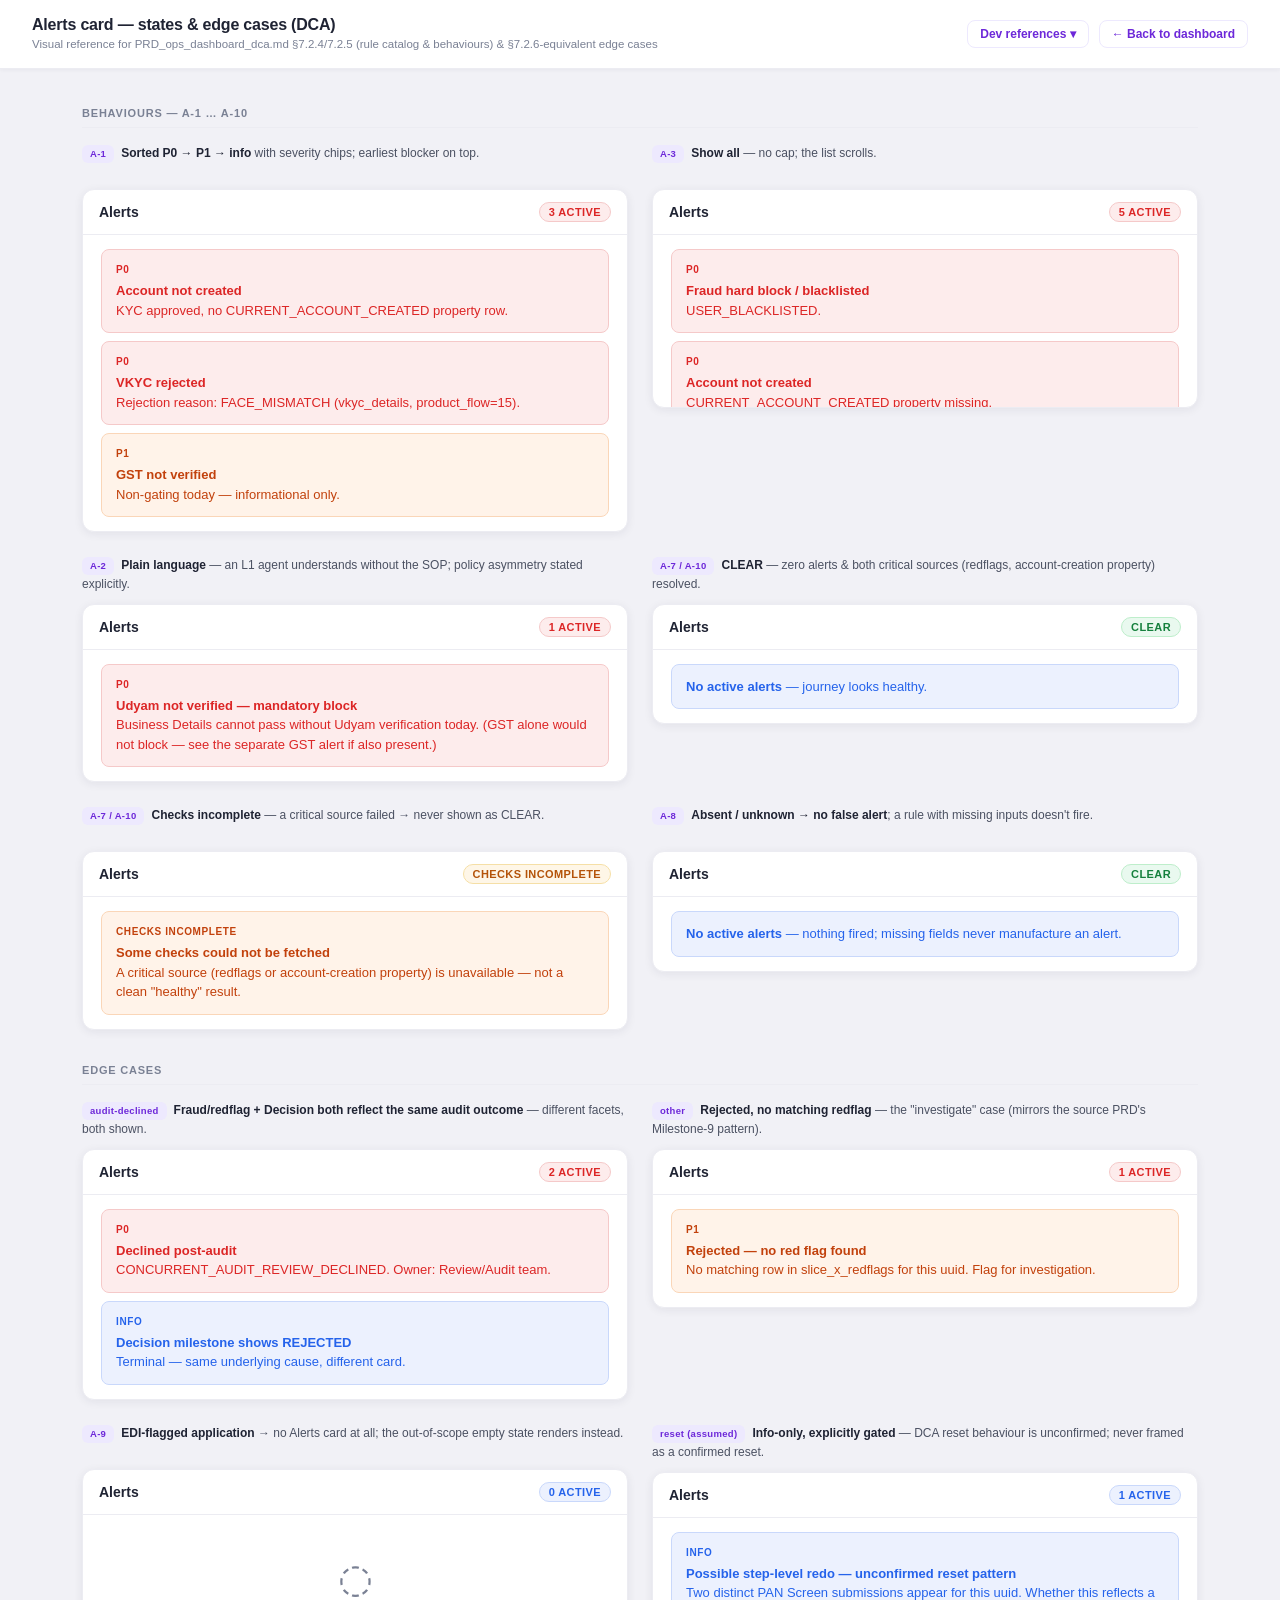
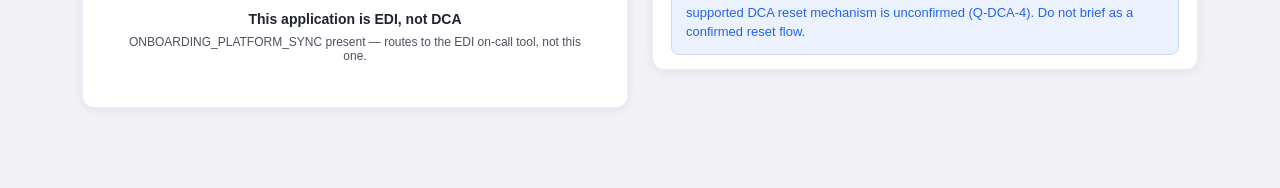
<file: dca/alerts-states.html>
<!DOCTYPE html>
<html lang="en">
<head>
<meta charset="UTF-8">
<meta name="viewport" content="width=device-width, initial-scale=1.0">
<title>Alerts card — states &amp; edge cases (DCA) · Spacce CX</title>
<link rel="stylesheet" href="styles.css">
<style>
  body { background: #F1F1F6; }
  .spec-top .sp-qa-btn { text-decoration: none; }
  .spec-top .nav { display: flex; gap: 10px; align-items: center; }
</style>
</head>
<body>
  <div class="spec-top">
    <div><h2>Alerts card — states &amp; edge cases (DCA)</h2><span class="sub">Visual reference for PRD_ops_dashboard_dca.md §7.2.4/7.2.5 (rule catalog &amp; behaviours) &amp; §7.2.6-equivalent edge cases</span></div>
    <div class="nav">
      <details class="devnav">
        <summary class="sp-qa-btn">Dev references ▾</summary>
        <div class="devnav-menu">
          <a href="alerts-states.html" class="active">Alerts card states</a>
          <a href="checks-states.html">Checks states</a>
          <a href="event-delivery-states.html">Event delivery states</a>
        </div>
      </details>
      <a href="index.html" class="sp-qa-btn">← Back to dashboard</a>
    </div>
  </div>
  <div class="spec-wrap" id="alertsSpecBody"></div>

<script>
// Alerts-states spec gallery (DCA) — static HTML strings, mirrors the DSA+CC tool's
// alerts-states.html pattern exactly. Rule catalog per PRD_ops_dashboard_dca.md §7.2.4.
function _ai(level, title, body) {
  return `<div class="alert alert-${level}"><span class="alert-label">${level.toUpperCase()}</span><strong>${title}</strong><br>${body}</div>`;
}
function _acell(caption, headerTag, bodyHtml, scroll) {
  return `<div class="spec-cell${scroll ? " spec-scroll" : ""}">
    <div class="spec-caption">${caption}</div>
    <div class="card">
      <div class="card-header"><span class="card-title">Alerts</span>${headerTag}</div>
      <div class="card-body" style="padding:14px 18px;">${bodyHtml}</div>
    </div>
  </div>`;
}
function buildAlertsSpec() {
  const clear = `<span class="tag tag-active">CLEAR</span>`;
  const incomplete = `<span class="tag tag-pending">checks incomplete</span>`;
  const count = n => `<span class="tag tag-stuck">${n} active</span>`;
  const countInfo = n => `<span class="tag tag-review">${n} active</span>`;

  const behaviours = [
    _acell(`<span class="tagref">A-1</span><b>Sorted P0 → P1 → info</b> with severity chips; earliest blocker on top.`,
      count(3),
      _ai("p0", "Account not created", "KYC approved, no CURRENT_ACCOUNT_CREATED property row.") +
      _ai("p0", "VKYC rejected", "Rejection reason: FACE_MISMATCH (vkyc_details, product_flow=15).") +
      _ai("p1", "GST not verified", "Non-gating today — informational only.")),

    _acell(`<span class="tagref">A-3</span><b>Show all</b> — no cap; the list scrolls.`,
      count(5),
      _ai("p0", "Fraud hard block / blacklisted", "USER_BLACKLISTED.") +
      _ai("p0", "Account not created", "CURRENT_ACCOUNT_CREATED property missing.") +
      _ai("p1", "Dedupe conflict — existing account", "PAN_DEDUPE_EXISTS_WITH_DIFFERENT_UUID.") +
      _ai("p1", "GST not verified", "Non-gating today.") +
      _ai("info", "Possible step-level redo — unconfirmed reset pattern", "See PRD §9 / Q-DCA-4."), true),

    _acell(`<span class="tagref">A-2</span><b>Plain language</b> — an L1 agent understands without the SOP; policy asymmetry stated explicitly.`,
      count(1),
      _ai("p0", "Udyam not verified — mandatory block", "Business Details cannot pass without Udyam verification today. (GST alone would not block — see the separate GST alert if also present.)")),

    _acell(`<span class="tagref">A-7 / A-10</span><b>CLEAR</b> — zero alerts &amp; both critical sources (redflags, account-creation property) resolved.`,
      clear,
      `<div class="alert alert-info"><strong>No active alerts</strong> — journey looks healthy.</div>`),

    _acell(`<span class="tagref">A-7 / A-10</span><b>Checks incomplete</b> — a critical source failed → never shown as CLEAR.`,
      incomplete,
      `<div class="alert alert-p1"><span class="alert-label">CHECKS INCOMPLETE</span><strong>Some checks could not be fetched</strong><br>A critical source (redflags or account-creation property) is unavailable — not a clean "healthy" result.</div>`),

    _acell(`<span class="tagref">A-8</span><b>Absent / unknown → no false alert</b>; a rule with missing inputs doesn't fire.`,
      clear,
      `<div class="alert alert-info"><strong>No active alerts</strong> — nothing fired; missing fields never manufacture an alert.</div>`),
  ];

  const edges = [
    _acell(`<span class="tagref">audit-declined</span><b>Fraud/redflag + Decision both reflect the same audit outcome</b> — different facets, both shown.`,
      count(2),
      _ai("p0", "Declined post-audit", "CONCURRENT_AUDIT_REVIEW_DECLINED. Owner: Review/Audit team.") +
      _ai("info", "Decision milestone shows REJECTED", "Terminal — same underlying cause, different card.")),

    _acell(`<span class="tagref">other</span><b>Rejected, no matching redflag</b> — the "investigate" case (mirrors the source PRD's Milestone-9 pattern).`,
      count(1),
      _ai("p1", "Rejected — no red flag found", "No matching row in slice_x_redflags for this uuid. Flag for investigation.")),

    _acell(`<span class="tagref">A-9</span><b>EDI-flagged application</b> → no Alerts card at all; the out-of-scope empty state renders instead.`,
      countInfo(0),
      `<div class="sp-noscope" style="margin:0;border:none;padding:26px 20px;">
        <div class="sp-noscope-icon">◌</div><h3 style="font-size:14px;">This application is EDI, not DCA</h3>
        <p class="sp-muted" style="font-size:12px;">ONBOARDING_PLATFORM_SYNC present — routes to the EDI on-call tool, not this one.</p>
      </div>`),

    _acell(`<span class="tagref">reset (assumed)</span><b>Info-only, explicitly gated</b> — DCA reset behaviour is unconfirmed; never framed as a confirmed reset.`,
      countInfo(1),
      _ai("info", "Possible step-level redo — unconfirmed reset pattern", "Two distinct PAN Screen submissions appear for this uuid. Whether this reflects a supported DCA reset mechanism is unconfirmed (Q-DCA-4). Do not brief as a confirmed reset flow.")),
  ];

  document.getElementById("alertsSpecBody").innerHTML =
    `<div class="spec-section-title">Behaviours — A-1 … A-10</div>` +
    `<div class="spec-grid">${behaviours.join("")}</div>` +
    `<div class="spec-section-title">Edge cases</div>` +
    `<div class="spec-grid">${edges.join("")}</div>`;
}
buildAlertsSpec();
</script>
</body>
</html>
</file>
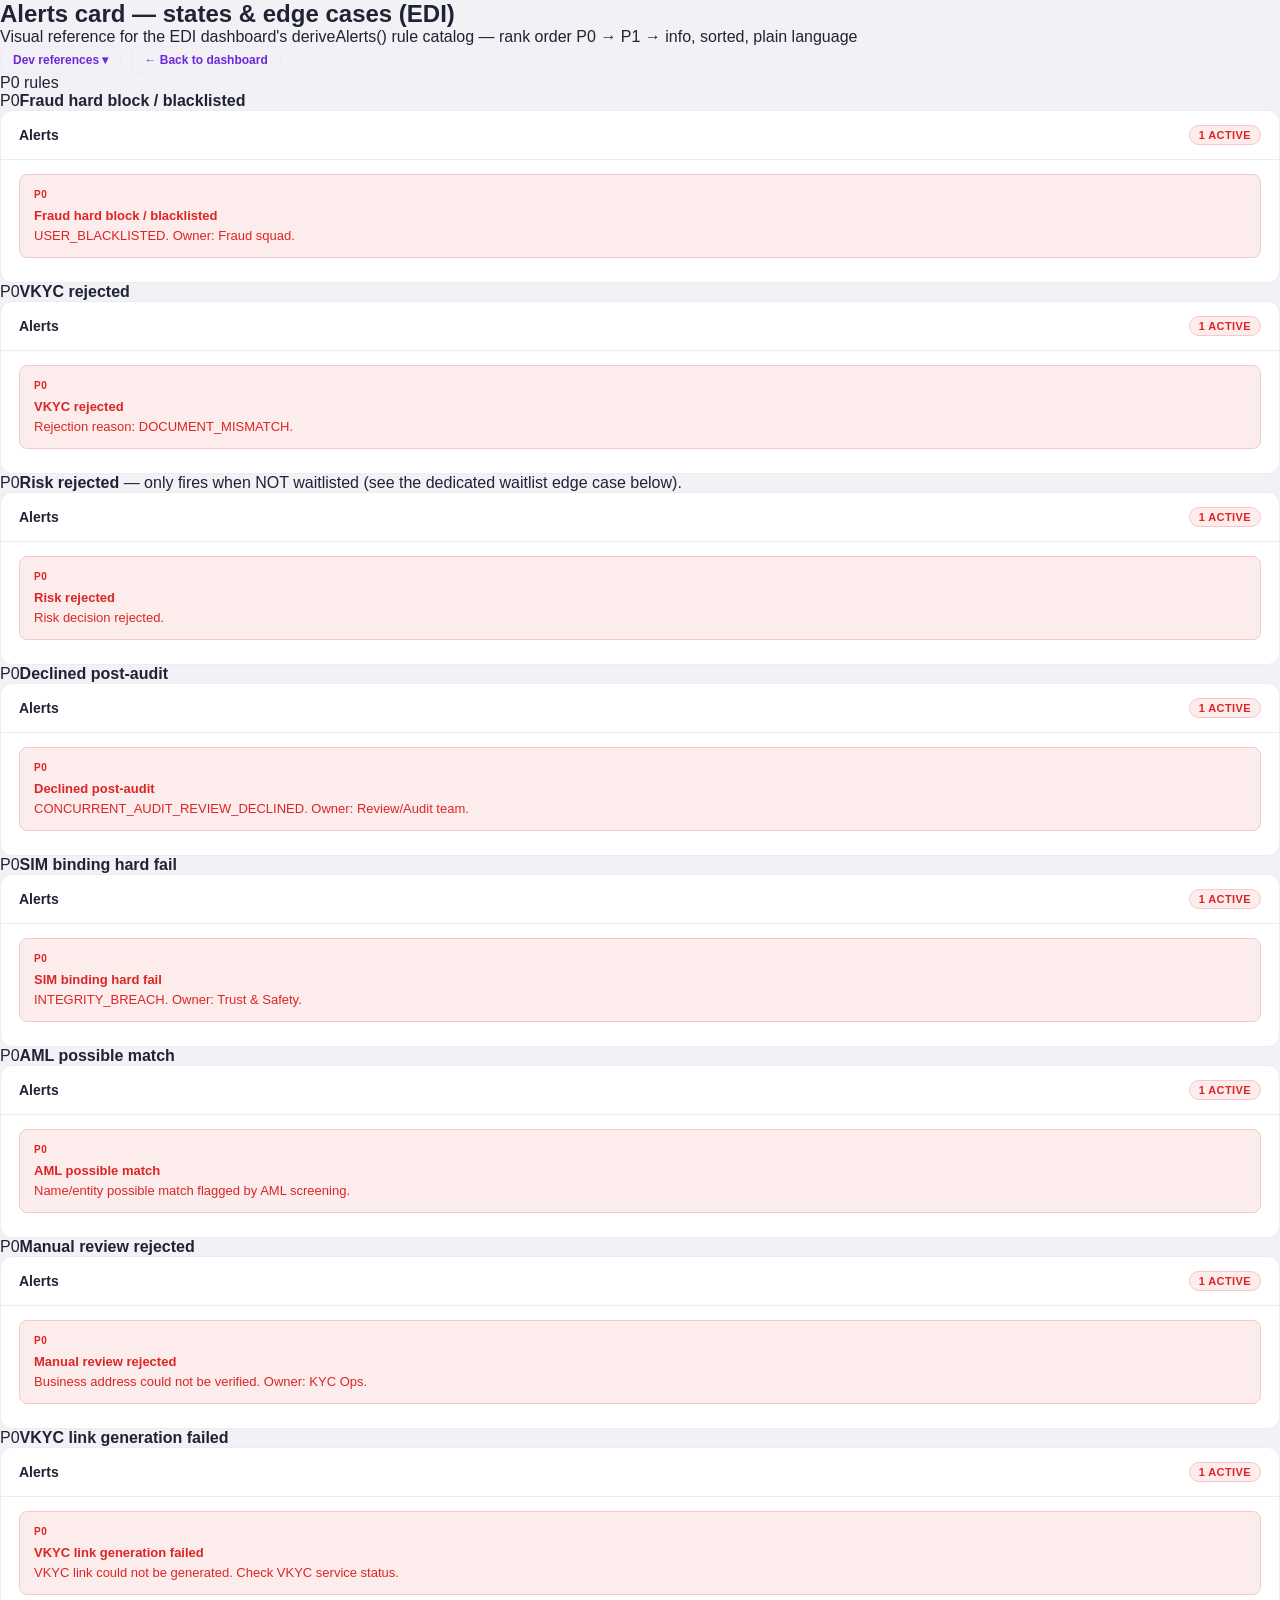
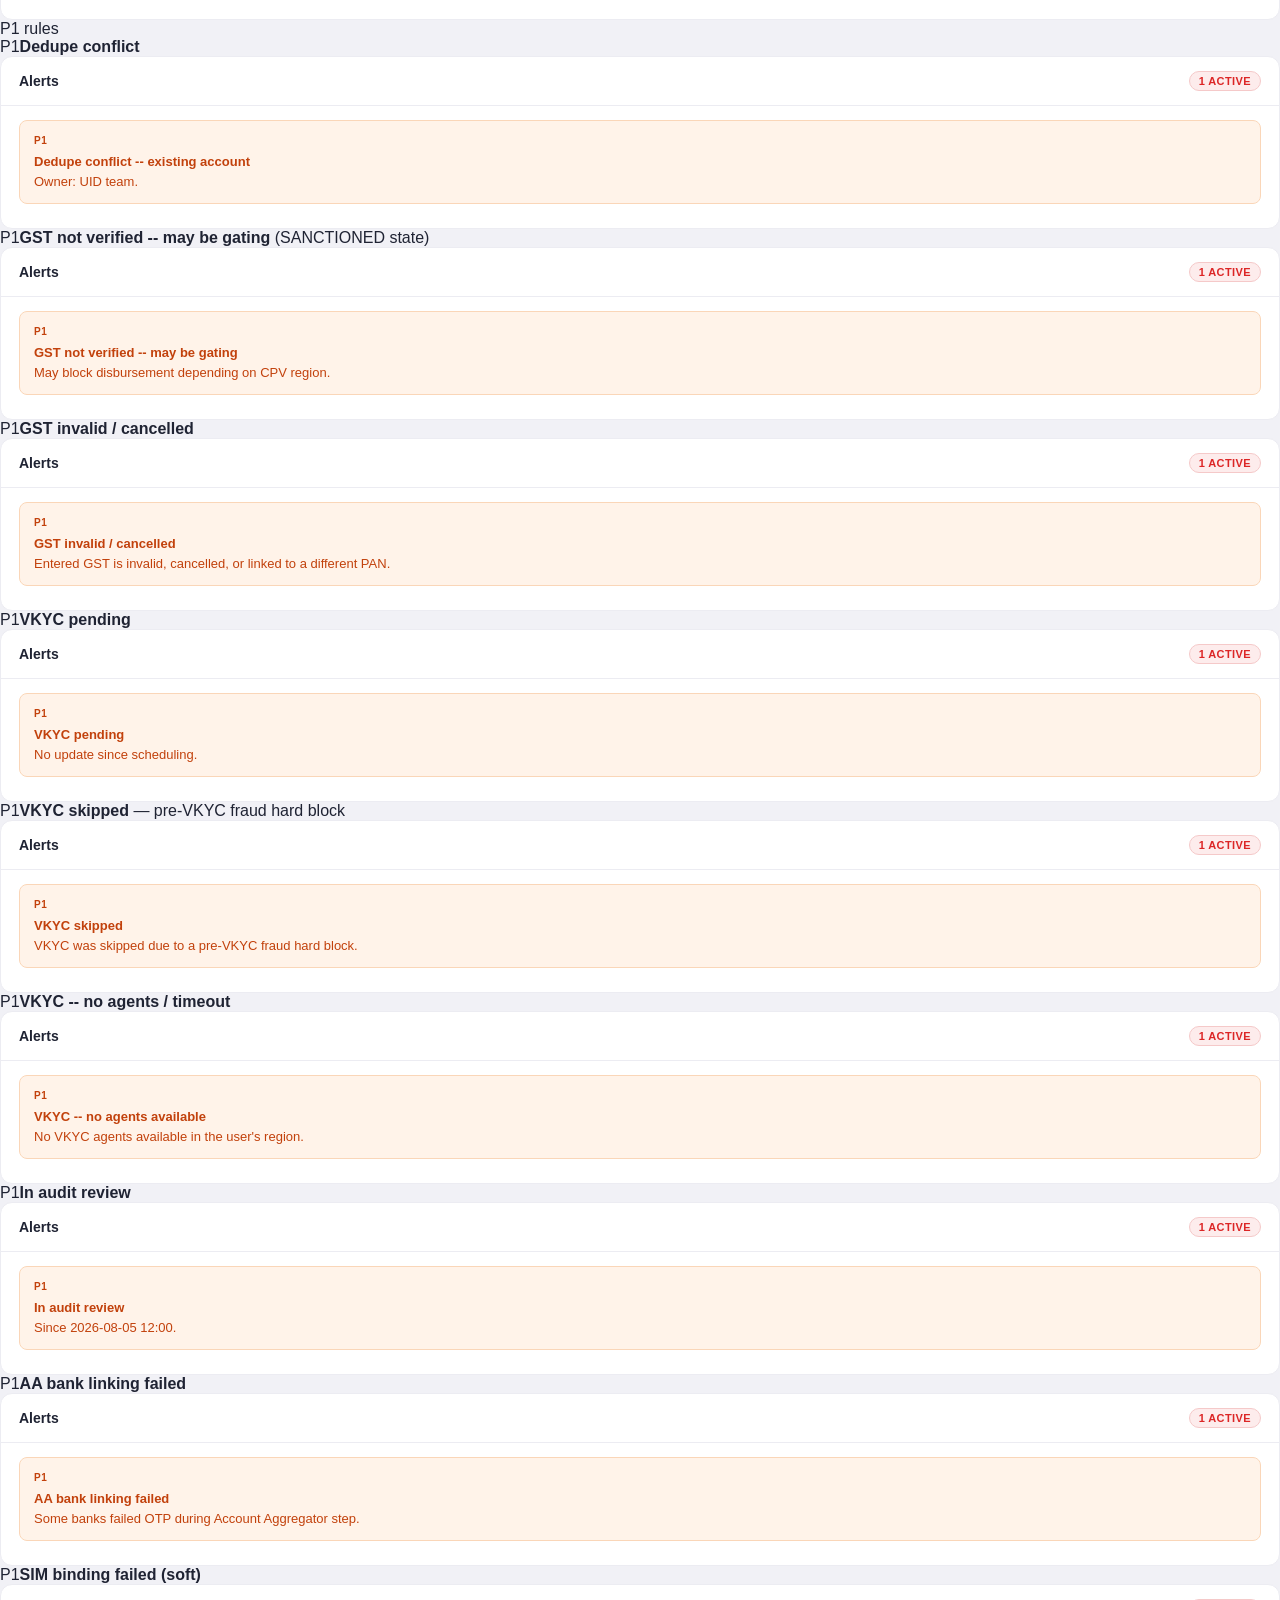
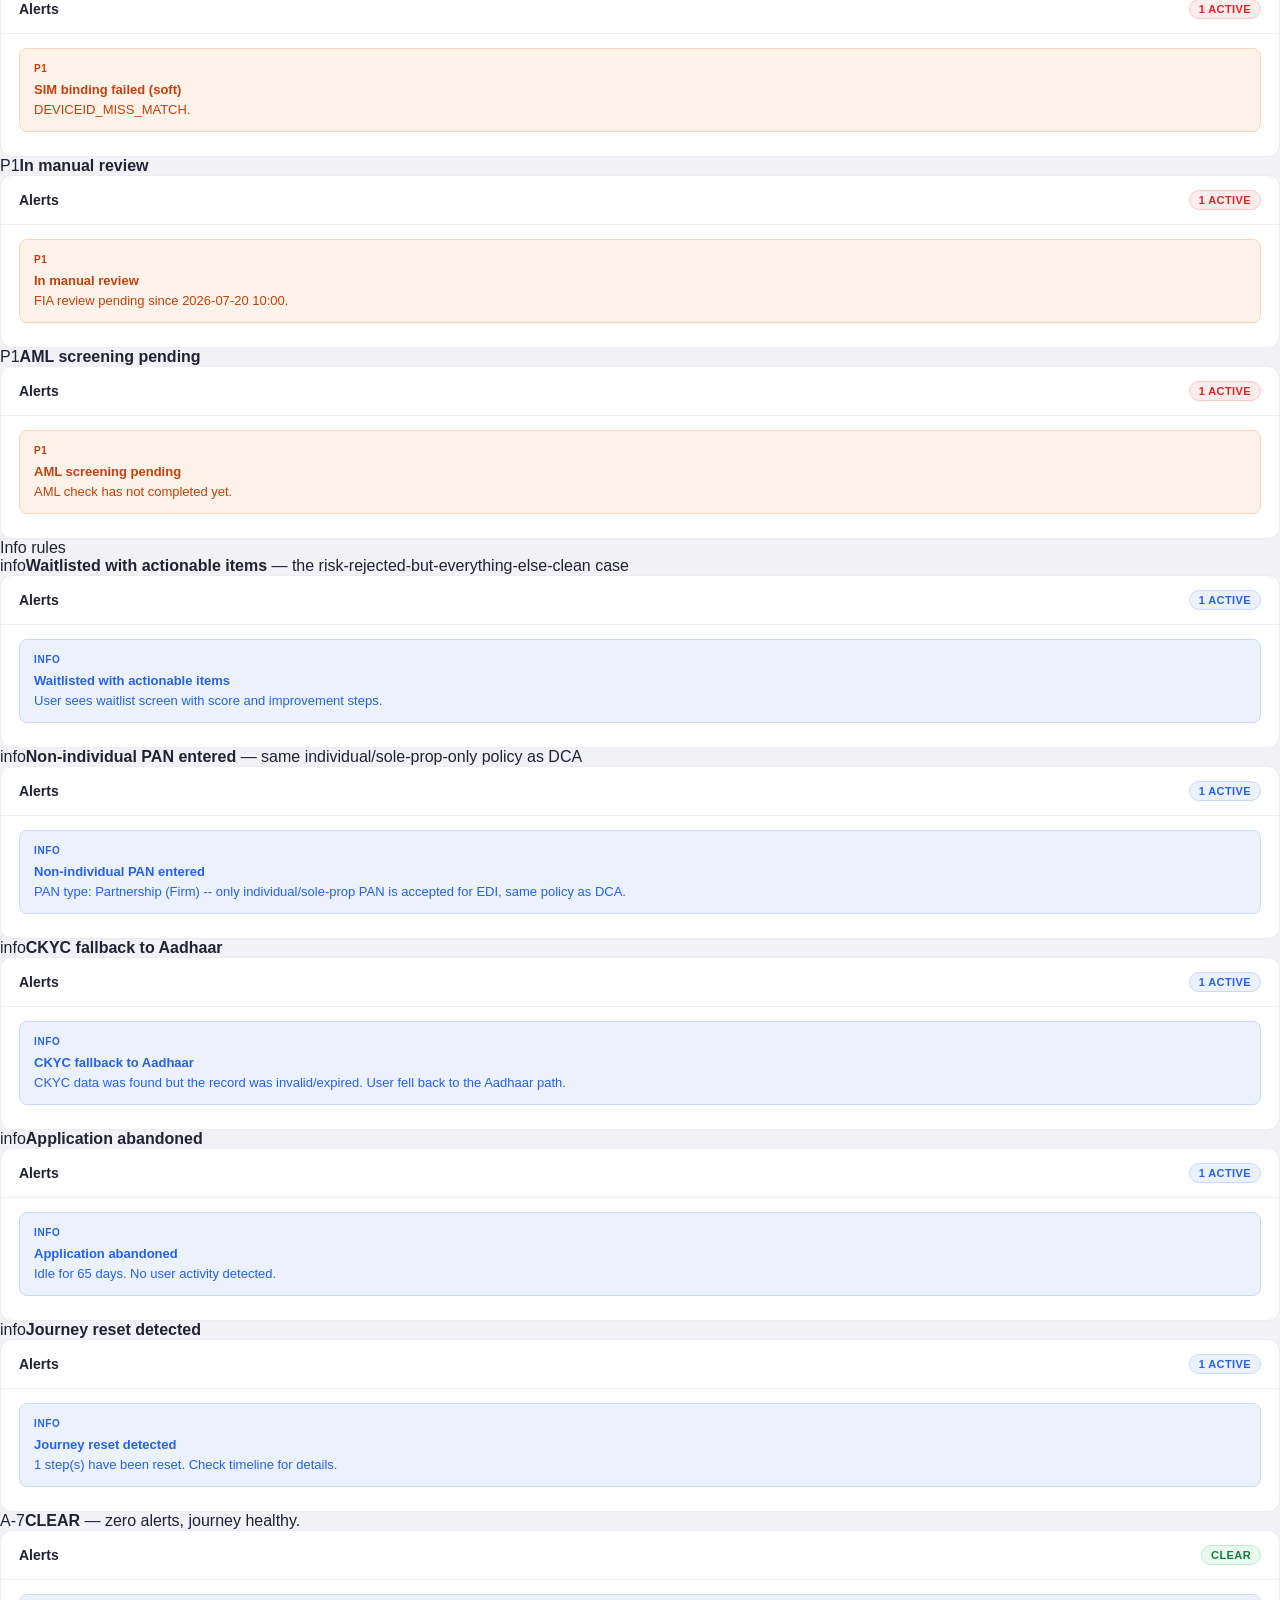
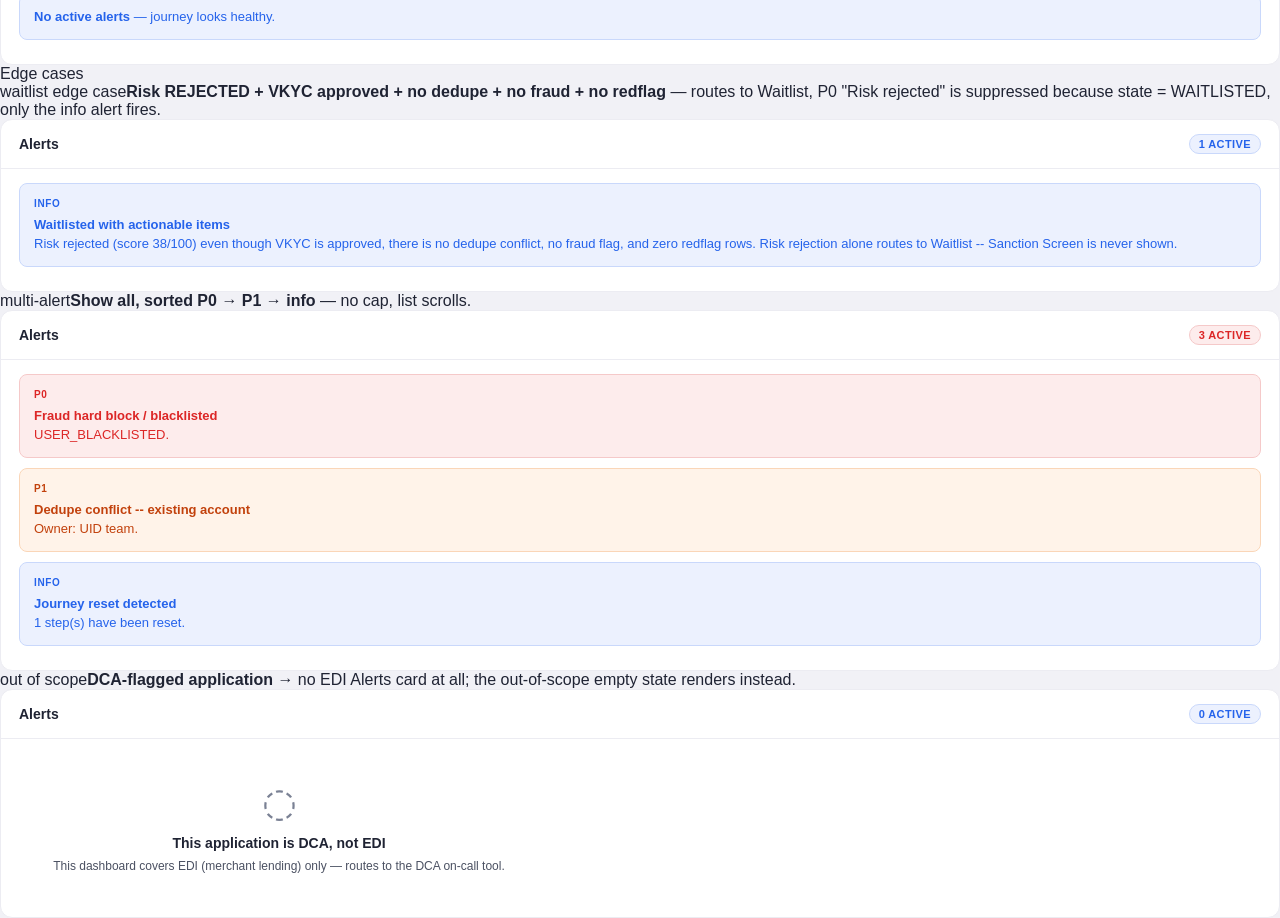
<file: edi/alerts-states.html>
<!DOCTYPE html>
<html lang="en">
<head>
<meta charset="UTF-8">
<meta name="viewport" content="width=device-width, initial-scale=1.0">
<title>Alerts card — states &amp; edge cases (EDI) · Spacce CX</title>
<link rel="stylesheet" href="styles.css">
<style>
  body { background: #F1F1F6; }
  .spec-top .sp-qa-btn { text-decoration: none; }
  .spec-top .nav { display: flex; gap: 10px; align-items: center; }
</style>
</head>
<body>
  <div class="spec-top">
    <div><h2>Alerts card — states &amp; edge cases (EDI)</h2><span class="sub">Visual reference for the EDI dashboard's deriveAlerts() rule catalog — rank order P0 → P1 → info, sorted, plain language</span></div>
    <div class="nav">
      <details class="devnav">
        <summary class="sp-qa-btn">Dev references ▾</summary>
        <div class="devnav-menu">
          <a href="alerts-states.html" class="active">Alerts card states</a>
          <a href="checks-states.html">Checks states</a>
          <a href="event-delivery-states.html">Event delivery states</a>
        </div>
      </details>
      <a href="index.html" class="sp-qa-btn">← Back to dashboard</a>
    </div>
  </div>
  <div class="spec-wrap" id="alertsSpecBody"></div>

<script>
// Alerts-states spec gallery (EDI) — mirrors the DCA tool's alerts-states.html pattern.
// Rule catalog per edi/index.html's deriveAlerts().
function _ai(level, title, body) {
  return `<div class="alert alert-${level}"><span class="alert-label">${level.toUpperCase()}</span><strong>${title}</strong><br>${body}</div>`;
}
function _acell(caption, headerTag, bodyHtml, scroll) {
  return `<div class="spec-cell${scroll ? " spec-scroll" : ""}">
    <div class="spec-caption">${caption}</div>
    <div class="card">
      <div class="card-header"><span class="card-title">Alerts</span>${headerTag}</div>
      <div class="card-body" style="padding:14px 18px;">${bodyHtml}</div>
    </div>
  </div>`;
}
function buildAlertsSpec() {
  const clear = `<span class="tag tag-active">CLEAR</span>`;
  const count = n => `<span class="tag tag-stuck">${n} active</span>`;
  const countInfo = n => `<span class="tag tag-review">${n} active</span>`;

  const p0 = [
    _acell(`<span class="tagref">P0</span><b>Fraud hard block / blacklisted</b>`, count(1),
      _ai("p0", "Fraud hard block / blacklisted", "USER_BLACKLISTED. Owner: Fraud squad.")),
    _acell(`<span class="tagref">P0</span><b>VKYC rejected</b>`, count(1),
      _ai("p0", "VKYC rejected", "Rejection reason: DOCUMENT_MISMATCH.")),
    _acell(`<span class="tagref">P0</span><b>Risk rejected</b> — only fires when NOT waitlisted (see the dedicated waitlist edge case below).`, count(1),
      _ai("p0", "Risk rejected", "Risk decision rejected.")),
    _acell(`<span class="tagref">P0</span><b>Declined post-audit</b>`, count(1),
      _ai("p0", "Declined post-audit", "CONCURRENT_AUDIT_REVIEW_DECLINED. Owner: Review/Audit team.")),
    _acell(`<span class="tagref">P0</span><b>SIM binding hard fail</b>`, count(1),
      _ai("p0", "SIM binding hard fail", "INTEGRITY_BREACH. Owner: Trust & Safety.")),
    _acell(`<span class="tagref">P0</span><b>AML possible match</b>`, count(1),
      _ai("p0", "AML possible match", "Name/entity possible match flagged by AML screening.")),
    _acell(`<span class="tagref">P0</span><b>Manual review rejected</b>`, count(1),
      _ai("p0", "Manual review rejected", "Business address could not be verified. Owner: KYC Ops.")),
    _acell(`<span class="tagref">P0</span><b>VKYC link generation failed</b>`, count(1),
      _ai("p0", "VKYC link generation failed", "VKYC link could not be generated. Check VKYC service status.")),
  ];

  const p1 = [
    _acell(`<span class="tagref">P1</span><b>Dedupe conflict</b>`, count(1),
      _ai("p1", "Dedupe conflict -- existing account", "Owner: UID team.")),
    _acell(`<span class="tagref">P1</span><b>GST not verified -- may be gating</b> (SANCTIONED state)`, count(1),
      _ai("p1", "GST not verified -- may be gating", "May block disbursement depending on CPV region.")),
    _acell(`<span class="tagref">P1</span><b>GST invalid / cancelled</b>`, count(1),
      _ai("p1", "GST invalid / cancelled", "Entered GST is invalid, cancelled, or linked to a different PAN.")),
    _acell(`<span class="tagref">P1</span><b>VKYC pending</b>`, count(1),
      _ai("p1", "VKYC pending", "No update since scheduling.")),
    _acell(`<span class="tagref">P1</span><b>VKYC skipped</b> — pre-VKYC fraud hard block`, count(1),
      _ai("p1", "VKYC skipped", "VKYC was skipped due to a pre-VKYC fraud hard block.")),
    _acell(`<span class="tagref">P1</span><b>VKYC -- no agents / timeout</b>`, count(1),
      _ai("p1", "VKYC -- no agents available", "No VKYC agents available in the user's region.")),
    _acell(`<span class="tagref">P1</span><b>In audit review</b>`, count(1),
      _ai("p1", "In audit review", "Since 2026-08-05 12:00.")),
    _acell(`<span class="tagref">P1</span><b>AA bank linking failed</b>`, count(1),
      _ai("p1", "AA bank linking failed", "Some banks failed OTP during Account Aggregator step.")),
    _acell(`<span class="tagref">P1</span><b>SIM binding failed (soft)</b>`, count(1),
      _ai("p1", "SIM binding failed (soft)", "DEVICEID_MISS_MATCH.")),
    _acell(`<span class="tagref">P1</span><b>In manual review</b>`, count(1),
      _ai("p1", "In manual review", "FIA review pending since 2026-07-20 10:00.")),
    _acell(`<span class="tagref">P1</span><b>AML screening pending</b>`, count(1),
      _ai("p1", "AML screening pending", "AML check has not completed yet.")),
  ];

  const info = [
    _acell(`<span class="tagref">info</span><b>Waitlisted with actionable items</b> — the risk-rejected-but-everything-else-clean case`, countInfo(1),
      _ai("info", "Waitlisted with actionable items", "User sees waitlist screen with score and improvement steps.")),
    _acell(`<span class="tagref">info</span><b>Non-individual PAN entered</b> — same individual/sole-prop-only policy as DCA`, countInfo(1),
      _ai("info", "Non-individual PAN entered", "PAN type: Partnership (Firm) -- only individual/sole-prop PAN is accepted for EDI, same policy as DCA.")),
    _acell(`<span class="tagref">info</span><b>CKYC fallback to Aadhaar</b>`, countInfo(1),
      _ai("info", "CKYC fallback to Aadhaar", "CKYC data was found but the record was invalid/expired. User fell back to the Aadhaar path.")),
    _acell(`<span class="tagref">info</span><b>Application abandoned</b>`, countInfo(1),
      _ai("info", "Application abandoned", "Idle for 65 days. No user activity detected.")),
    _acell(`<span class="tagref">info</span><b>Journey reset detected</b>`, countInfo(1),
      _ai("info", "Journey reset detected", "1 step(s) have been reset. Check timeline for details.")),
    _acell(`<span class="tagref">A-7</span><b>CLEAR</b> — zero alerts, journey healthy.`, clear,
      `<div class="alert alert-info"><strong>No active alerts</strong> — journey looks healthy.</div>`),
  ];

  const edges = [
    _acell(`<span class="tagref">waitlist edge case</span><b>Risk REJECTED + VKYC approved + no dedupe + no fraud + no redflag</b> — routes to Waitlist, P0 "Risk rejected" is suppressed because state = WAITLISTED, only the info alert fires.`,
      countInfo(1),
      _ai("info", "Waitlisted with actionable items", "Risk rejected (score 38/100) even though VKYC is approved, there is no dedupe conflict, no fraud flag, and zero redflag rows. Risk rejection alone routes to Waitlist -- Sanction Screen is never shown.")),
    _acell(`<span class="tagref">multi-alert</span><b>Show all, sorted P0 → P1 → info</b> — no cap, list scrolls.`, count(3),
      _ai("p0", "Fraud hard block / blacklisted", "USER_BLACKLISTED.") +
      _ai("p1", "Dedupe conflict -- existing account", "Owner: UID team.") +
      _ai("info", "Journey reset detected", "1 step(s) have been reset."), true),
    _acell(`<span class="tagref">out of scope</span><b>DCA-flagged application</b> → no EDI Alerts card at all; the out-of-scope empty state renders instead.`,
      countInfo(0),
      `<div class="sp-noscope" style="margin:0;border:none;padding:26px 20px;">
        <div class="sp-noscope-icon">◌</div><h3 style="font-size:14px;">This application is DCA, not EDI</h3>
        <p class="sp-muted" style="font-size:12px;">This dashboard covers EDI (merchant lending) only — routes to the DCA on-call tool.</p>
      </div>`),
  ];

  document.getElementById("alertsSpecBody").innerHTML =
    `<div class="spec-section-title">P0 rules</div>` +
    `<div class="spec-grid">${p0.join("")}</div>` +
    `<div class="spec-section-title">P1 rules</div>` +
    `<div class="spec-grid">${p1.join("")}</div>` +
    `<div class="spec-section-title">Info rules</div>` +
    `<div class="spec-grid">${info.join("")}</div>` +
    `<div class="spec-section-title">Edge cases</div>` +
    `<div class="spec-grid">${edges.join("")}</div>`;
}
buildAlertsSpec();
</script>
</body>
</html>
</file>
<file: dca/styles.css>
/* Shared visual system — extracted from index.html. Loaded by index.html,
   alerts-states.html and journey-states.html. Keep as the single source of truth. */
:root {
    --bg: #F6F6FA; --surface: #FFFFFF; --border: #ECECF2; --text: #1F2333; --muted: #7A8194;
    --p0: #DC2626; --p0-bg: #FDECEC; --p0-border: #F5C9C9;
    --p1: #C2410C; --p1-bg: #FFF3E9; --p1-border: #FAD6B8;
    --success: #15803D; --success-bg: #E9F9EF; --success-border: #BEEECB;
    --info: #2563EB; --info-bg: #ECF1FE; --info-border: #C9D8FB;
    --warn: #B45309; --warn-bg: #FEF6E7; --warn-border: #F5DFA6;
    --neutral-bg: #F5F5F9; --neutral-border: #E3E3EB;
    --step-done: #15803D; --step-stuck: #DC2626; --step-pending: #7A8194; --step-warn: #C2410C;
    --accent: #6D28D9;
    --purple: #6D28D9; --purple-600: #7C3AED; --purple-50: #F5F3FF; --purple-100: #EDE9FE; --purple-line: #E5E1F5;
  }
  * { box-sizing: border-box; margin: 0; padding: 0; }
  body { font-family: -apple-system, BlinkMacSystemFont, 'Segoe UI', sans-serif; background: var(--bg); color: var(--text); min-height: 100vh; }

  .topbar { background: #1A202C; padding: 0 24px; height: 56px; display: flex; align-items: center; justify-content: space-between; }
  .topbar-brand { color: #fff; font-weight: 700; font-size: 15px; letter-spacing: .3px; }
  .topbar-brand span { color: #63B3ED; }
  .topbar-tag { background: #2D3748; color: #A0AEC0; font-size: 11px; padding: 3px 8px; border-radius: 4px; }

  .search-bar { background: var(--surface); border-bottom: 1px solid var(--border); padding: 16px 24px; display: flex; gap: 12px; align-items: center; flex-wrap: wrap; }
  .search-wrap { position: relative; flex: 1; max-width: 520px; }
  .search-wrap input { width: 100%; padding: 10px 16px 10px 40px; border: 1.5px solid var(--border); border-radius: 8px; font-size: 14px; outline: none; transition: border .15s; }
  .search-wrap input:focus { border-color: var(--accent); }
  .search-icon { position: absolute; left: 12px; top: 50%; transform: translateY(-50%); color: var(--muted); }
  .search-bar button { padding: 10px 20px; background: var(--accent); color: #fff; border: none; border-radius: 8px; font-size: 14px; font-weight: 600; cursor: pointer; }
  .search-bar button:hover { background: #2B6CB0; }

  .app-wrap { display: flex; align-items: flex-start; }
  .tc-sidebar { width: 0; flex-shrink: 0; overflow: hidden; transition: width .2s ease; background: #111827; border-right: 1px solid #2D3748; display: flex; flex-direction: column; position: sticky; top: 0; height: 100vh; align-self: flex-start; }
  .tc-sidebar.open { width: 350px; }
  .tc-sidebar-head { padding: 14px 16px; border-bottom: 1px solid #2D3748; flex-shrink: 0; display: flex; align-items: center; justify-content: space-between; }
  .tc-sidebar-label { font-size: 10px; font-weight: 700; text-transform: uppercase; letter-spacing: .8px; color: #4A5568; white-space: nowrap; }
  .main { padding: 20px 24px; display: grid; grid-template-columns: 340px 1fr; gap: 20px; max-width: 1400px; margin: 0 auto; flex: 1; min-width: 0; }

  .card { background: var(--surface); border: 1px solid var(--border); border-radius: 12px; overflow: hidden; }
  .card-header { padding: 14px 18px; border-bottom: 1px solid var(--border); display: flex; align-items: center; justify-content: space-between; gap: 8px; flex-wrap: wrap; }
  .card-title { font-weight: 700; font-size: 13px; text-transform: uppercase; letter-spacing: .6px; color: var(--muted); flex-shrink: 0; }
  .card-body { padding: 18px; }

  .user-name { font-size: 18px; font-weight: 700; margin-bottom: 4px; }
  .user-meta { font-size: 13px; color: var(--muted); margin-bottom: 12px; overflow: hidden; text-overflow: ellipsis; white-space: nowrap; }
  .tag { display: inline-flex; align-items: center; gap: 4px; font-size: 11px; font-weight: 600; padding: 3px 9px; border-radius: 20px; text-transform: uppercase; letter-spacing: .4px; }
  .tag-active  { background: var(--success-bg); color: var(--success); border: 1px solid var(--success-border); }
  .tag-stuck   { background: var(--p0-bg); color: var(--p0); border: 1px solid var(--p0-border); }
  .tag-pending { background: var(--warn-bg); color: var(--warn); border: 1px solid var(--warn-border); }
  .tag-review  { background: var(--info-bg); color: var(--info); border: 1px solid var(--info-border); }
  .tag-blocked { background: var(--p0-bg); color: var(--p0); border: 1px solid var(--p0-border); }
  .tag-neutral { background: var(--neutral-bg); color: var(--muted); border: 1px solid var(--neutral-border); }
  .tag-reset   { background: var(--p1-bg); color: var(--p1); border: 1px solid var(--p1-border); }
  .app-tab.t-reset { background: var(--p1-bg); color: var(--p1); border-color: var(--p1-border); }

  .kv-grid { display: grid; grid-template-columns: 1fr 1fr; gap: 10px 8px; }
  .kv { background: var(--neutral-bg); border: 1px solid var(--border); border-radius: 8px; padding: 10px 12px; }
  .kv-label { font-size: 10px; font-weight: 600; text-transform: uppercase; letter-spacing: .6px; color: var(--muted); margin-bottom: 4px; }
  .kv-value { font-size: 13px; font-weight: 600; font-family: 'SF Mono', 'Fira Code', monospace; word-break: break-all; }
  .kv-value.ok { color: var(--success); }
  .kv-value.err { color: var(--p0); }
  .kv-value.warn { color: var(--p1); }
  .kv-value.muted { color: var(--muted); }

  .alert { border-radius: 8px; padding: 12px 14px; margin-bottom: 10px; font-size: 13px; line-height: 1.5; word-break: break-word; }
  .alert-p0 { background: var(--p0-bg); border: 1px solid var(--p0-border); color: var(--p0); }
  .alert-p1 { background: var(--p1-bg); border: 1px solid var(--p1-border); color: var(--p1); }
  .alert-info { background: var(--info-bg); border: 1px solid var(--info-border); color: var(--info); }
  .alert strong { font-weight: 700; }
  .alert-label { font-size: 10px; font-weight: 700; letter-spacing: .6px; text-transform: uppercase; margin-bottom: 4px; display: block; }

  .timeline { padding: 6px 18px 18px; }
  .step { display: flex; gap: 14px; position: relative; }
  .step:not(:last-child) .step-line { position: absolute; left: 15px; top: 32px; bottom: 0; width: 2px; background: var(--border); }
  .step-dot-wrap { flex-shrink: 0; width: 32px; display: flex; flex-direction: column; align-items: center; padding-top: 10px; }
  .step-dot { width: 14px; height: 14px; border-radius: 50%; border: 2px solid; flex-shrink: 0; z-index: 1; }
  .dot-done    { background: var(--step-done); border-color: var(--step-done); }
  .dot-stuck   { background: var(--step-stuck); border-color: var(--step-stuck); }
  .dot-warn    { background: var(--step-warn); border-color: var(--step-warn); }
  .dot-pending { background: #fff; border-color: var(--step-pending); }
  .dot-skip    { background: var(--neutral-bg); border-color: var(--neutral-border); }
  .dot-reset   { background: #ED8936; border-color: #C05621; }
  .step-content { flex: 1; padding: 10px 0 20px; }
  .step-head { display: flex; align-items: center; gap: 8px; margin-bottom: 6px; flex-wrap: wrap; }
  .step-num { font-size: 10px; font-weight: 700; color: var(--muted); text-transform: uppercase; letter-spacing: .5px; }
  .step-name { font-size: 14px; font-weight: 700; min-width: 0; word-break: break-word; }
  .step-status { font-size: 11px; font-weight: 600; padding: 2px 8px; border-radius: 10px; }
  .ss-done    { background: var(--success-bg); color: var(--step-done); }
  .ss-stuck   { background: var(--p0-bg); color: var(--step-stuck); }
  .ss-warn    { background: var(--warn-bg); color: var(--step-warn); }
  .ss-pending { background: var(--neutral-bg); color: var(--step-pending); }
  .ss-skip    { background: var(--neutral-bg); color: var(--muted); }
  .ss-reset   { background: #FEEBC8; color: #C05621; }
  .reused-badge { font-size: 10px; font-weight: 700; background: #EBF8FF; color: #2B6CB0; border: 1px solid #BEE3F8; padding: 2px 8px; border-radius: 10px; }
  .step-reused { opacity: .75; }
  .step-detail { font-size: 12px; color: var(--muted); line-height: 1.5; word-break: break-word; }
  .step-ts { font-size: 11px; color: var(--muted); margin-left: auto; font-variant-numeric: tabular-nums; white-space: nowrap; }
  .step-fields { display: flex; flex-wrap: wrap; gap: 6px; margin-top: 8px; }
  .field-pill { background: var(--neutral-bg); border: 1px solid var(--border); border-radius: 6px; padding: 3px 8px; font-size: 11px; font-family: 'SF Mono', monospace; }
  .field-pill.bad  { background: var(--p0-bg); border-color: var(--p0-border); color: var(--p0); }
  .field-pill.warn { background: var(--warn-bg); border-color: var(--warn-border); color: var(--warn); }
  .field-pill.ok   { background: var(--success-bg); border-color: var(--success-border); color: var(--step-done); }

  .wh-row { display: flex; align-items: center; justify-content: space-between; gap: 10px; padding: 10px 0; border-bottom: 1px solid var(--border); font-size: 13px; }
  .wh-row:last-child { border: none; }
  .wh-event { font-family: 'SF Mono', monospace; font-size: 12px; flex: 1; min-width: 0; word-break: break-word; }
  .wh-right { display: flex; align-items: center; gap: 10px; flex-shrink: 0; }
  .wh-ok  { color: var(--success); font-weight: 700; font-size: 11px; }
  .wh-err { color: var(--p0); font-weight: 700; font-size: 11px; }
  .wh-muted { color: var(--muted); font-size: 11px; }
  .wh-time { font-size: 11px; color: var(--muted); white-space: nowrap; }

  .empty { text-align: center; padding: 60px 24px; color: var(--muted); }
  .empty-icon { font-size: 40px; margin-bottom: 12px; }
  .empty h3 { font-size: 16px; font-weight: 600; margin-bottom: 6px; color: var(--text); }
  .empty p { font-size: 13px; }

  .owner { font-size: 11px; background: #EDF2F7; color: #4A5568; padding: 2px 7px; border-radius: 4px; font-weight: 600; }
  .right-col { display: flex; flex-direction: column; gap: 16px; }

  /* ── Application tabs ── */
  .app-tabs-wrap { padding: 0 18px 14px; }
  .app-tabs-label { font-size: 10px; font-weight: 700; text-transform: uppercase; letter-spacing: .6px; color: var(--muted); margin-bottom: 8px; }
  .app-tabs { display: flex; gap: 6px; flex-wrap: wrap; }
  .app-tab {
    font-size: 11px; font-weight: 600; padding: 5px 12px; border-radius: 20px;
    border: 1.5px solid var(--border); background: var(--neutral-bg); color: var(--muted);
    cursor: pointer; transition: all .15s; white-space: nowrap; line-height: 1.4;
  }
  .app-tab:hover { border-color: var(--accent); color: var(--accent); }
  .app-tab.sel { outline: 2px solid var(--accent); outline-offset: 1px; }
  .app-tab.t-active  { background: var(--success-bg); color: var(--success); border-color: var(--success-border); }
  .app-tab.t-stuck   { background: var(--p0-bg);      color: var(--p0);     border-color: var(--p0-border); }
  .app-tab.t-review  { background: var(--info-bg);    color: var(--info);   border-color: var(--info-border); }
  .app-tab.t-pending { background: var(--warn-bg);    color: var(--warn);   border-color: var(--warn-border); }
  .app-tab.t-blocked   { background: var(--p0-bg);      color: var(--p0);     border-color: var(--p0-border); }
  .app-tab.t-abandoned { background: var(--neutral-bg); color: var(--muted);  border-color: var(--neutral-border); }
  .tag-abandoned { background: var(--neutral-bg); color: var(--muted); border: 1px solid var(--neutral-border); }

  /* ── VKYC Agent action card ── */
  .agent-card { margin-top: 10px; border-radius: 8px; padding: 10px 12px; }
  .agent-card.ac-end    { background: var(--warn-bg); border: 1px solid var(--warn-border); }
  .agent-card.ac-reject { background: var(--p0-bg);  border: 1px solid var(--p0-border); }
  .agent-card.ac-accept { background: var(--success-bg); border: 1px solid var(--success-border); }
  .agent-card-label { font-size: 10px; font-weight: 700; text-transform: uppercase; letter-spacing: .6px; margin-bottom: 5px; color: var(--muted); }
  .agent-card-action { font-size: 13px; font-weight: 700; margin-bottom: 4px; }
  .agent-row { font-size: 12px; color: var(--muted); margin-top: 3px; }
  .agent-row strong { font-weight: 600; color: var(--text); }

  /* ── Post-VKYC pipeline ── */
  .pipeline { display: flex; align-items: center; flex-wrap: wrap; gap: 4px; margin-top: 10px; }
  .pl-node { display: flex; align-items: center; gap: 4px; }
  .pl-badge { font-size: 11px; font-weight: 600; padding: 3px 9px; border-radius: 5px; border: 1px solid; }
  .pl-pass    { background: var(--success-bg); color: var(--success); border-color: var(--success-border); }
  .pl-blocked { background: var(--p0-bg);      color: var(--p0);     border-color: var(--p0-border); }
  .pl-pending { background: var(--neutral-bg); color: var(--muted);  border-color: var(--neutral-border); }
  .pl-warn    { background: var(--warn-bg);    color: var(--warn);   border-color: var(--warn-border); }
  .pl-arrow   { color: var(--neutral-border); font-size: 14px; font-weight: 700; }

  /* ── Block banners (fraud / dedupe) ── */
  /* ── Checks card ── */
  .check-row { display: flex; align-items: baseline; gap: 10px; padding: 11px 18px; border-bottom: 1px solid var(--border); font-size: 13px; }
  .check-row:last-child { border-bottom: none; }
  .check-row-label { font-size: 10px; font-weight: 700; text-transform: uppercase; letter-spacing: .6px; color: var(--muted); min-width: 72px; flex-shrink: 0; }
  .check-status { flex-shrink: 0; font-weight: 600; }
  .check-reason { font-size: 12px; color: var(--muted); flex: 1; min-width: 0; word-break: break-word; }
  .check-na { color: var(--muted); font-style: italic; }
  .check-clear { color: var(--success); font-weight: 600; }
  .check-fail  { color: var(--p0);      font-weight: 600; }
  .check-soft  { color: var(--warn);    font-weight: 600; }
  .check-flag  { color: #C05621;        font-weight: 600; }
  .check-ts { font-size: 11px; color: var(--muted); margin-left: auto; font-variant-numeric: tabular-nums; white-space: nowrap; flex-shrink: 0; }
  .block-banner { display: flex; align-items: flex-start; gap: 8px; border-radius: 7px; padding: 9px 12px; margin-top: 8px; font-size: 12px; line-height: 1.5; }
  .bb-hard { background: var(--p0-bg); border: 1px solid var(--p0-border); color: var(--p0); }
  .bb-soft { background: var(--warn-bg); border: 1px solid var(--warn-border); color: var(--warn); }
  .bb-info { background: var(--info-bg); border: 1px solid var(--info-border); color: var(--info); }
  .bb-label { font-size: 10px; font-weight: 700; text-transform: uppercase; letter-spacing: .5px; display: block; margin-bottom: 2px; }

  /* ── Review outcome badges ── */
  .review-outcome { margin-top: 8px; display: flex; gap: 6px; flex-wrap: wrap; align-items: center; }
  .ro-badge { font-size: 11px; font-weight: 600; padding: 3px 9px; border-radius: 5px; border: 1px solid; }
  .ro-accept  { background: var(--success-bg); color: var(--success); border-color: var(--success-border); }
  .ro-reject  { background: var(--p0-bg);      color: var(--p0);     border-color: var(--p0-border); }
  .ro-later   { background: var(--warn-bg);    color: var(--warn);   border-color: var(--warn-border); }
  .ro-appstart{ background: var(--info-bg);    color: var(--info);   border-color: var(--info-border); }
  .ro-pending { background: var(--neutral-bg); color: var(--muted);  border-color: var(--neutral-border); }

  .tc-list { flex: 1; overflow-y: auto; padding: 8px 0 24px; }
  .tc-list-inner { display: flex; flex-direction: column; }
  .tc-group { padding: 0 12px 4px; }
  .tc-section-header { font-size: 9px; font-weight: 700; text-transform: uppercase; letter-spacing: .8px; color: #4A5568; padding: 14px 4px 6px; white-space: nowrap; }
  .tc-row { display: flex; align-items: flex-start; gap: 10px; padding: 6px 8px; border-radius: 5px; font-size: 12px; cursor: pointer; color: #A0AEC0; border: 1px solid transparent; line-height: 1.45; }
  .tc-row:hover { background: #1E2633; color: #E2E8F0; }
  .tc-row.tc-active { background: #1E3A5F; color: #63B3ED; border-color: #2B6CB0; }
  .tc-row.tc-active .tc-num { color: #4299E1; }
  .tc-num { font-size: 10px; font-weight: 700; color: #4A5568; min-width: 20px; flex-shrink: 0; text-align: right; padding-top: 2px; }
  /* ============ SPACCE SKIN ============ */
  /* Top bar */
  .topbar { background: var(--surface); border-bottom: 1px solid var(--border); height: 60px; padding: 0 22px; }
  .sp-brand { display: flex; align-items: center; gap: 8px; color: var(--text); font-weight: 800; font-size: 17px; letter-spacing: -.2px; }
  .sp-brand .dot { width: 22px; height: 22px; border-radius: 50%; background: radial-gradient(circle at 30% 30%, #A78BFA, var(--purple)); display: inline-block; }
  .sp-cx { background: var(--purple-100); color: var(--purple); font-size: 10px; font-weight: 800; padding: 2px 6px; border-radius: 5px; letter-spacing: .5px; }
  .sp-topsearch { flex: 1; max-width: 560px; margin: 0 auto; position: relative; }
  .sp-topsearch input { width: 100%; padding: 9px 14px 9px 38px; border: 1px solid var(--border); border-radius: 10px; font-size: 13.5px; background: #F4F4F8; outline: none; }
  .sp-topsearch input:focus { border-color: var(--purple); background: #fff; }
  .sp-topsearch svg { position: absolute; left: 12px; top: 50%; transform: translateY(-50%); color: var(--muted); }
  .sp-topsearch .kbd { position: absolute; right: 10px; top: 50%; transform: translateY(-50%); font-size: 11px; color: var(--muted); background: #fff; border: 1px solid var(--border); border-radius: 5px; padding: 1px 6px; }
  .sp-user { display: flex; align-items: center; gap: 8px; color: var(--text); font-size: 13px; font-weight: 600; }
  .sp-user .av { width: 24px; height: 24px; border-radius: 50%; background: var(--purple-100); color: var(--purple); display: flex; align-items: center; justify-content: center; font-size: 11px; }
  .sp-qa-btn { padding: 6px 12px; background: transparent; color: var(--purple); border: 1px solid var(--purple-100); border-radius: 8px; font-size: 12px; font-weight: 700; cursor: pointer; }
  .sp-qa-btn.on { background: var(--purple); color: #fff; border-color: var(--purple); }

  /* Main region becomes a plain column (Spacce lays out its own grid) */
  .main { display: block; padding: 0; max-width: none; margin: 0; }

  /* User header */
  .sp-header { background: var(--surface); border-bottom: 1px solid var(--border); padding: 16px 24px; display: flex; align-items: flex-start; gap: 14px; }
  .sp-avatar { width: 46px; height: 46px; border-radius: 50%; background: radial-gradient(circle at 30% 30%, #A78BFA, var(--purple)); color: #fff; font-weight: 800; font-size: 16px; display: flex; align-items: center; justify-content: center; flex-shrink: 0; }
  .sp-head-main { flex: 1; min-width: 0; }
  .sp-name-row { display: flex; align-items: center; gap: 10px; flex-wrap: wrap; }
  .sp-name { font-size: 18px; font-weight: 800; letter-spacing: -.2px; }
  .sp-uuid { font-size: 12px; color: var(--muted); font-family: 'SF Mono', monospace; }
  .sp-contact { display: flex; align-items: center; gap: 18px; margin-top: 6px; font-size: 13px; color: #4B5162; flex-wrap: wrap; }
  .sp-contact .tick { color: var(--success); }
  .sp-headstatus { margin-left: auto; align-self: center; display: flex; flex-direction: column; align-items: flex-end; gap: 5px; max-width: 40%; }
  .sp-overall { font-size: 12px; color: var(--muted); text-align: right; }

  /* Application switcher bar */
  .sp-appswitch { background: var(--surface); border-bottom: 1px solid var(--border); padding: 12px 24px; display: flex; align-items: center; gap: 10px; flex-wrap: wrap; }
  .sp-appswitch .lbl { font-size: 10px; font-weight: 800; text-transform: uppercase; letter-spacing: .6px; color: var(--muted); margin-right: 4px; }

  /* Body: purpose-built 2-column funnel (glance stack | narrative) */
  .sp-body { display: grid; grid-template-columns: 384px minmax(0,1fr); gap: 20px; padding: 20px 24px 44px; align-items: start; }
  .sp-left { display: flex; flex-direction: column; gap: 18px; min-width: 0; }
  .sp-right { min-width: 0; }
  @media (max-width: 1080px) { .sp-body { grid-template-columns: 1fr; } }

  /* Section headings (dark, semibold) */
  .sp-section-title { font-size: 15px; font-weight: 800; letter-spacing: -.2px; margin-bottom: 12px; color: var(--text); display: flex; align-items: baseline; gap: 10px; }
  .sp-section-title .meta { font-size: 12px; font-weight: 600; color: var(--muted); }
  .card-title { font-size: 14px; font-weight: 700; text-transform: none; letter-spacing: 0; color: var(--text); }
  .card-title { font-size: 14px; font-weight: 700; text-transform: none; letter-spacing: 0; color: var(--text); }

  /* KV rows -> Spacce account-detail rows */
  .kv-grid { grid-template-columns: 1fr; gap: 0; }
  .kv { background: transparent; border: none; border-bottom: 1px solid var(--border); border-radius: 0; padding: 12px 2px; display: flex; align-items: center; justify-content: space-between; gap: 12px; }
  .kv:last-child { border-bottom: none; }
  .kv-label { margin-bottom: 0; text-transform: none; letter-spacing: 0; font-size: 13.5px; font-weight: 500; color: #4B5162; }
  .kv-value { font-family: inherit; text-align: right; font-size: 13.5px; }

  /* App selector pills */
  .app-tab { border-radius: 8px; }
  .app-tab.sel { outline-color: var(--purple); background: var(--purple-50); color: var(--purple); border-color: var(--purple-100); }

  /* ===== Icon-node timeline ===== */
  .tl-card { background: var(--surface); border: 1px solid var(--border); border-radius: 12px; padding: 20px 18px; }
  .tl-list { position: relative; }
  .tl-item { display: flex; gap: 14px; position: relative; padding-bottom: 22px; }
  .tl-item:last-child { padding-bottom: 0; }
  .tl-item:not(:last-child)::before { content: ""; position: absolute; left: 20px; top: 42px; bottom: -2px; width: 2px; background: var(--purple-line); }
  .tl-node { width: 42px; height: 42px; border-radius: 50%; background: radial-gradient(circle at 32% 28%, #B79DF6, var(--purple)); color: #fff; display: flex; align-items: center; justify-content: center; font-size: 18px; flex-shrink: 0; z-index: 1; box-shadow: 0 2px 6px rgba(109,40,217,.25); }
  .tl-node.muted { background: #EDEDF2; color: #9AA0B0; box-shadow: none; }
  .tl-node.stuck { background: radial-gradient(circle at 32% 28%, #F79B9B, var(--p0)); box-shadow: 0 2px 6px rgba(220,38,38,.22); }
  .tl-body { flex: 1; min-width: 0; padding-top: 1px; }
  .tl-title { font-size: 14.5px; font-weight: 700; color: var(--text); }
  .tl-desc { font-size: 12.5px; color: var(--muted); margin-top: 2px; line-height: 1.45; word-break: break-word; }
  .tl-badge { display: inline-block; margin-top: 8px; font-size: 10.5px; font-weight: 800; letter-spacing: .4px; padding: 3px 9px; border-radius: 6px; text-transform: uppercase; }
  .b-done   { background: var(--success-bg); color: var(--success); }
  .b-stuck  { background: var(--p0-bg);      color: var(--p0); }
  .b-warn   { background: var(--warn-bg);    color: var(--warn); }
  .b-pending{ background: var(--neutral-bg); color: var(--muted); }
  .b-skip   { background: var(--p0-bg);      color: var(--p0); }
  .b-reset  { background: var(--p1-bg);      color: var(--p1); }
  .b-reused { background: var(--info-bg);    color: var(--info); }
  .tl-ts { font-size: 11px; color: var(--muted); margin-left: 8px; font-weight: 600; }

  /* Reset banner (Spacce-toned) */
  .sp-reset-banner { border: 1px solid var(--p1-border); background: var(--p1-bg); border-radius: 10px; padding: 11px 14px; margin-bottom: 16px; font-size: 12.5px; line-height: 1.55; }
  .sp-reset-banner .lbl { display: block; font-size: 10px; font-weight: 800; letter-spacing: .5px; text-transform: uppercase; color: var(--p1); margin-bottom: 3px; }
  .sp-chip { display: inline-block; background: #fff; border: 1px solid var(--p1-border); color: var(--p1); border-radius: 5px; padding: 1px 7px; font-size: 11px; font-weight: 600; margin: 1px 2px; }

  /* Systemic / batch banner */
  .sp-systemic-banner { border: 1px solid var(--info-border); background: var(--info-bg); color: var(--info); border-radius: 10px; padding: 11px 14px; margin-bottom: 12px; font-size: 12.5px; line-height: 1.55; }
  .sp-systemic-banner .lbl { display: block; font-size: 10px; font-weight: 800; letter-spacing: .5px; text-transform: uppercase; margin-bottom: 3px; }
  .sp-systemic-banner strong { color: var(--text); }

  /* No in-scope applications empty state */
  .sp-noscope { max-width: 520px; margin: 40px auto; text-align: center; background: var(--surface); border: 1px solid var(--border); border-radius: 12px; padding: 40px 28px; }
  .sp-noscope-icon { font-size: 40px; color: var(--muted); margin-bottom: 10px; }
  .sp-noscope h3 { font-size: 16px; font-weight: 800; margin-bottom: 8px; }
  .sp-noscope p { font-size: 13px; color: #4B5162; margin: 4px 0; }

  /* Header: as-of + refresh, copyable ids */
  .sp-uuid { cursor: pointer; }
  .sp-uuid:hover { color: var(--purple); }
  .sp-asof { font-size: 11px; color: var(--muted); }
  .sp-refresh { color: var(--purple); font-weight: 700; cursor: pointer; }

  /* Application meta strip */
  .sp-appmeta { display: flex; align-items: center; gap: 8px 16px; flex-wrap: wrap; margin-bottom: 12px; font-size: 12px; color: var(--muted); }
  .sp-typebadge { background: var(--purple-100); color: var(--purple); font-weight: 800; font-size: 11px; letter-spacing: .3px; padding: 4px 10px; border-radius: 7px; text-transform: uppercase; }
  .sp-metacell b { color: var(--text); font-weight: 600; font-family: 'SF Mono', monospace; margin-left: 3px; }
  .sp-metacell b[onclick] { cursor: pointer; }
  .sp-metacell b[onclick]:hover { color: var(--purple); }

  /* Dedupe attribute line (on PAN / VKYC / account-creation steps) */
  .dedupe-line { margin-top: 8px; display: flex; align-items: center; gap: 8px; flex-wrap: wrap; }
  .ckyc-line { margin-top: 8px; display: flex; align-items: center; gap: 8px; flex-wrap: wrap; }
  .dedupe-detail { font-size: 11.5px; color: var(--p0); font-family: 'SF Mono', monospace; word-break: break-word; }
  /* Dedupe "where it occurred" panel — shown on conflict; holds up to ~10 wrapping lines, scrolls beyond */
  .dedupe-panel { margin-top: 6px; background: var(--p0-bg); border: 1px solid var(--p0-border);
    border-radius: 8px; padding: 8px 10px; max-height: 178px; overflow-y: auto; }
  .dedupe-panel-where { font-size: 11px; font-weight: 800; color: var(--p0);
    text-transform: uppercase; letter-spacing: .4px; margin-bottom: 4px; }
  .dedupe-panel-line { font-size: 11.5px; line-height: 1.5; color: var(--text);
    word-break: break-word; font-family: 'SF Mono', monospace; }
  .dedupe-panel-line .k { color: var(--muted); }

  /* Timeline: badge row, expand, detail */
  .tl-badge-row { display: flex; align-items: center; gap: 12px; margin-top: 8px; }
  .tl-more { font-size: 11px; font-weight: 700; color: var(--purple); cursor: pointer; }
  .tl-detail { margin-top: 8px; background: var(--neutral-bg); border: 1px solid var(--border); border-radius: 8px; padding: 8px 12px; }
  .tl-d-row { display: flex; justify-content: space-between; gap: 12px; padding: 4px 0; font-size: 12px; border-bottom: 1px dashed var(--border); }
  .tl-d-row:last-child { border-bottom: none; }
  .tl-d-k { color: var(--muted); }
  .tl-d-v { color: var(--text); font-weight: 600; text-align: right; word-break: break-word; }

  /* Event log */
  .sp-eventlog-wrap { margin-top: 16px; }
  .sp-eventlog-btn { width: 100%; text-align: left; background: var(--surface); border: 1px solid var(--border); border-radius: 10px; padding: 11px 14px; font-size: 13px; font-weight: 700; color: var(--text); cursor: pointer; }
  .sp-muted { color: var(--muted); font-weight: 500; font-size: 11.5px; }
  .sp-eventlog { margin-top: 8px; background: var(--surface); border: 1px solid var(--border); border-radius: 10px; padding: 6px 14px; max-height: 340px; overflow-y: auto; }
  .el-row { display: flex; justify-content: space-between; gap: 14px; padding: 8px 0; border-bottom: 1px solid var(--border); font-size: 12.5px; }
  .el-row:last-child { border-bottom: none; }
  .el-action { font-family: 'SF Mono', monospace; color: var(--text); word-break: break-word; }
  .el-time { color: var(--muted); white-space: nowrap; font-variant-numeric: tabular-nums; }

  /* Copy toast */
  #copyToast { position: fixed; bottom: 20px; left: 50%; transform: translateX(-50%) translateY(20px); background: #1F2333; color: #fff; padding: 9px 16px; border-radius: 9px; font-size: 12.5px; font-weight: 600; opacity: 0; pointer-events: none; transition: all .18s; z-index: 300; }
  #copyToast.show { opacity: 1; transform: translateX(-50%) translateY(0); }

  /* Alerts-states spec gallery (visual reference for PRD §7.2.5 / §7.2.6) */
  #alertsSpec { display: none; position: fixed; inset: 0; z-index: 260; background: #F1F1F6; overflow-y: auto; }
  .spec-top { position: sticky; top: 0; z-index: 2; background: #FFFFFF; border-bottom: 1px solid var(--border); padding: 16px 32px; display: flex; align-items: center; justify-content: space-between; box-shadow: 0 1px 4px rgba(30,30,60,.05); }
  .spec-top h2 { font-size: 16px; font-weight: 800; letter-spacing: -.2px; }
  .spec-top .sub { font-size: 11.5px; color: var(--muted); }
  .spec-wrap { max-width: 1180px; margin: 0 auto; padding: 4px 32px 80px; }
  .spec-section-title { font-size: 11px; font-weight: 800; text-transform: uppercase; letter-spacing: .8px; color: var(--muted); margin: 34px 0 16px; padding-bottom: 8px; border-bottom: 1px solid var(--border); }
  .spec-grid { display: grid; grid-template-columns: repeat(auto-fill, minmax(370px, 1fr)); gap: 24px; align-items: start; }
  .spec-cell { display: flex; flex-direction: column; gap: 11px; min-width: 0; }
  /* grid children must be allowed to shrink, else long monospace tokens force overflow */
  .spec-cell > .card, .spec-cell > .tl-card { min-width: 0; overflow: hidden; }
  /* in the galleries, check rows wrap gracefully and reasons drop to their own full line —
     nothing is cropped (honours PRD C-1 / E-4) */
  .spec-wrap .check-row { flex-wrap: wrap; align-items: center; row-gap: 4px; }
  .spec-wrap .check-reason { flex-basis: 100%; order: 3; }
  .spec-wrap .check-ts { order: 2; }
  .spec-caption { font-size: 12px; color: #4B5162; line-height: 1.5; min-height: 34px; }
  .spec-caption b { color: var(--text); font-weight: 700; }
  .spec-caption .tagref { display: inline-block; font-size: 9.5px; font-weight: 800; background: var(--purple-100); color: var(--purple); padding: 2px 8px; border-radius: 6px; margin-right: 7px; letter-spacing: .3px; vertical-align: middle; }
  .spec-cell .card { margin: 0; box-shadow: 0 2px 10px rgba(30,30,60,.07); }
  .spec-cell .card-header { padding: 12px 16px; }
  .spec-cell .alert { margin-bottom: 8px; }
  .spec-cell .alert:last-child { margin-bottom: 0; }
  .spec-scroll .card-body { max-height: 172px; overflow-y: auto; }

  @media (max-width: 900px) { .sp-body { grid-template-columns: 1fr; } }

/* ── Dev-references dropdown (topbar + spec pages) ── */
.devnav { position: relative; display: inline-block; }
.devnav > summary { list-style: none; cursor: pointer; user-select: none; }
.devnav > summary::-webkit-details-marker { display: none; }
.devnav-menu { position: absolute; right: 0; top: calc(100% + 6px); background: #fff;
  border: 1px solid var(--border); border-radius: 10px; box-shadow: 0 6px 24px rgba(30,30,60,.14);
  min-width: 210px; padding: 6px; z-index: 300; display: flex; flex-direction: column; gap: 2px; }
.devnav-menu a { display: block; padding: 8px 12px; border-radius: 7px; font-size: 12.5px;
  color: var(--text); text-decoration: none; white-space: nowrap; }
.devnav-menu a:hover { background: var(--purple-50); color: var(--purple); }
.devnav-menu a.active { background: var(--purple-100); color: var(--purple); font-weight: 700; }

/* ── DCA additions: same tokens, no new colors — see design_spec_ops_dashboard_dca.md §5/§6 ── */
/* Card-level small-print caveat (Event delivery: snapshot-vs-event-log honesty note, PRD §7.4/E-5) */
.card-caveat { font-size: 11px; color: var(--muted); line-height: 1.45; padding: 8px 18px 0; font-style: italic; }
/* "(assumed — unconfirmed for DCA)" suffix, used on the reset banner and inferred-owner chips */
.sp-assumed-tag { font-size: 9.5px; font-weight: 700; text-transform: uppercase; letter-spacing: .3px;
  color: var(--p1); background: #fff; border: 1px solid var(--p1-border); border-radius: 5px;
  padding: 1px 6px; margin-left: 6px; vertical-align: middle; }
/* GST / Udyam attribute line on the Business Details milestone — same grammar as .ckyc-line/.dedupe-line */
.gst-udyam-line { margin-top: 8px; display: flex; align-items: center; gap: 8px; flex-wrap: wrap; }
/* EDI-not-DCA routing guard note under the empty state */
.sp-noscope .sp-edi-note { margin-top: 10px; font-size: 12px; color: var(--info); background: var(--info-bg);
  border: 1px solid var(--info-border); border-radius: 8px; padding: 8px 12px; display: inline-block; }

/* ── Corrected flow additions (13-milestone DCA) ── */
/* CKYC / Aadhaar path indicator (step 5) */
.ckyc-aadhaar-line { margin-top: 8px; display: flex; align-items: center; gap: 8px; flex-wrap: wrap; }
/* Pre-VKYC fraud check indicator (step 9) */
.fraud-check-line { margin-top: 8px; display: flex; align-items: center; gap: 8px; flex-wrap: wrap; }
/* Post-VKYC checks pipeline wrapper (step 11) */
.post-vkyc-pipeline { margin-top: 10px; }
</file>
<file: edi/styles.css>
/* Shared visual system -- EDI on-call dashboard.
   Copied from the DCA dashboard's styles.css (same Spacce visual system, same CSS tokens,
   same layout). EDI-specific additions at the bottom. */
:root {
    --bg: #F6F6FA; --surface: #FFFFFF; --border: #ECECF2; --text: #1F2333; --muted: #7A8194;
    --p0: #DC2626; --p0-bg: #FDECEC; --p0-border: #F5C9C9;
    --p1: #C2410C; --p1-bg: #FFF3E9; --p1-border: #FAD6B8;
    --success: #15803D; --success-bg: #E9F9EF; --success-border: #BEEECB;
    --info: #2563EB; --info-bg: #ECF1FE; --info-border: #C9D8FB;
    --warn: #B45309; --warn-bg: #FEF6E7; --warn-border: #F5DFA6;
    --neutral-bg: #F5F5F9; --neutral-border: #E3E3EB;
    --step-done: #15803D; --step-stuck: #DC2626; --step-pending: #7A8194; --step-warn: #C2410C;
    --accent: #6D28D9;
    --purple: #6D28D9; --purple-600: #7C3AED; --purple-50: #F5F3FF; --purple-100: #EDE9FE; --purple-line: #E5E1F5;
  }
  * { box-sizing: border-box; margin: 0; padding: 0; }
  body { font-family: -apple-system, BlinkMacSystemFont, 'Segoe UI', sans-serif; background: var(--bg); color: var(--text); min-height: 100vh; }

  .topbar { background: #1A202C; padding: 0 24px; height: 56px; display: flex; align-items: center; justify-content: space-between; }
  .topbar-brand { color: #fff; font-weight: 700; font-size: 15px; letter-spacing: .3px; }
  .topbar-brand span { color: #63B3ED; }
  .topbar-tag { background: #2D3748; color: #A0AEC0; font-size: 11px; padding: 3px 8px; border-radius: 4px; }

  .search-bar { background: var(--surface); border-bottom: 1px solid var(--border); padding: 16px 24px; display: flex; gap: 12px; align-items: center; flex-wrap: wrap; }
  .search-wrap { position: relative; flex: 1; max-width: 520px; }
  .search-wrap input { width: 100%; padding: 10px 16px 10px 40px; border: 1.5px solid var(--border); border-radius: 8px; font-size: 14px; outline: none; transition: border .15s; }
  .search-wrap input:focus { border-color: var(--accent); }
  .search-icon { position: absolute; left: 12px; top: 50%; transform: translateY(-50%); color: var(--muted); }
  .search-bar button { padding: 10px 20px; background: var(--accent); color: #fff; border: none; border-radius: 8px; font-size: 14px; font-weight: 600; cursor: pointer; }
  .search-bar button:hover { background: #2B6CB0; }

  .app-wrap { display: flex; align-items: flex-start; }
  .tc-sidebar { width: 0; flex-shrink: 0; overflow: hidden; transition: width .2s ease; background: #111827; border-right: 1px solid #2D3748; display: flex; flex-direction: column; position: sticky; top: 0; height: 100vh; align-self: flex-start; }
  .tc-sidebar.open { width: 350px; }
  .tc-sidebar-head { padding: 14px 16px; border-bottom: 1px solid #2D3748; flex-shrink: 0; display: flex; align-items: center; justify-content: space-between; }
  .tc-sidebar-label { font-size: 10px; font-weight: 700; text-transform: uppercase; letter-spacing: .8px; color: #4A5568; white-space: nowrap; }
  .main { padding: 20px 24px; display: grid; grid-template-columns: 340px 1fr; gap: 20px; max-width: 1400px; margin: 0 auto; flex: 1; min-width: 0; }

  .card { background: var(--surface); border: 1px solid var(--border); border-radius: 12px; overflow: hidden; }
  .card-header { padding: 14px 18px; border-bottom: 1px solid var(--border); display: flex; align-items: center; justify-content: space-between; gap: 8px; flex-wrap: wrap; }
  .card-title { font-weight: 700; font-size: 13px; text-transform: uppercase; letter-spacing: .6px; color: var(--muted); flex-shrink: 0; }
  .card-body { padding: 18px; }

  .user-name { font-size: 18px; font-weight: 700; margin-bottom: 4px; }
  .user-meta { font-size: 13px; color: var(--muted); margin-bottom: 12px; overflow: hidden; text-overflow: ellipsis; white-space: nowrap; }
  .tag { display: inline-flex; align-items: center; gap: 4px; font-size: 11px; font-weight: 600; padding: 3px 9px; border-radius: 20px; text-transform: uppercase; letter-spacing: .4px; }
  .tag-active  { background: var(--success-bg); color: var(--success); border: 1px solid var(--success-border); }
  .tag-stuck   { background: var(--p0-bg); color: var(--p0); border: 1px solid var(--p0-border); }
  .tag-pending { background: var(--warn-bg); color: var(--warn); border: 1px solid var(--warn-border); }
  .tag-review  { background: var(--info-bg); color: var(--info); border: 1px solid var(--info-border); }
  .tag-blocked { background: var(--p0-bg); color: var(--p0); border: 1px solid var(--p0-border); }
  .tag-neutral { background: var(--neutral-bg); color: var(--muted); border: 1px solid var(--neutral-border); }
  .tag-reset   { background: var(--p1-bg); color: var(--p1); border: 1px solid var(--p1-border); }
  .app-tab.t-reset { background: var(--p1-bg); color: var(--p1); border-color: var(--p1-border); }

  .kv-grid { display: grid; grid-template-columns: 1fr 1fr; gap: 10px 8px; }
  .kv { background: var(--neutral-bg); border: 1px solid var(--border); border-radius: 8px; padding: 10px 12px; }
  .kv-label { font-size: 10px; font-weight: 600; text-transform: uppercase; letter-spacing: .6px; color: var(--muted); margin-bottom: 4px; }
  .kv-value { font-size: 13px; font-weight: 600; font-family: 'SF Mono', 'Fira Code', monospace; word-break: break-all; }
  .kv-value.ok { color: var(--success); }
  .kv-value.err { color: var(--p0); }
  .kv-value.warn { color: var(--p1); }
  .kv-value.muted { color: var(--muted); }

  .alert { border-radius: 8px; padding: 12px 14px; margin-bottom: 10px; font-size: 13px; line-height: 1.5; word-break: break-word; }
  .alert-p0 { background: var(--p0-bg); border: 1px solid var(--p0-border); color: var(--p0); }
  .alert-p1 { background: var(--p1-bg); border: 1px solid var(--p1-border); color: var(--p1); }
  .alert-info { background: var(--info-bg); border: 1px solid var(--info-border); color: var(--info); }
  .alert strong { font-weight: 700; }
  .alert-label { font-size: 10px; font-weight: 700; letter-spacing: .6px; text-transform: uppercase; margin-bottom: 4px; display: block; }

  .timeline { padding: 6px 18px 18px; }
  .step { display: flex; gap: 14px; position: relative; }
  .step:not(:last-child) .step-line { position: absolute; left: 15px; top: 32px; bottom: 0; width: 2px; background: var(--border); }
  .step-dot-wrap { flex-shrink: 0; width: 32px; display: flex; flex-direction: column; align-items: center; padding-top: 10px; }
  .step-dot { width: 14px; height: 14px; border-radius: 50%; border: 2px solid; flex-shrink: 0; z-index: 1; }
  .dot-done    { background: var(--step-done); border-color: var(--step-done); }
  .dot-stuck   { background: var(--step-stuck); border-color: var(--step-stuck); }
  .dot-warn    { background: var(--step-warn); border-color: var(--step-warn); }
  .dot-pending { background: #fff; border-color: var(--step-pending); }
  .dot-skip    { background: var(--neutral-bg); border-color: var(--neutral-border); }
  .dot-reset   { background: #ED8936; border-color: #C05621; }
  .step-content { flex: 1; padding: 10px 0 20px; }
  .step-head { display: flex; align-items: center; gap: 8px; margin-bottom: 6px; flex-wrap: wrap; }
  .step-num { font-size: 10px; font-weight: 700; color: var(--muted); text-transform: uppercase; letter-spacing: .5px; }
  .step-name { font-size: 14px; font-weight: 700; min-width: 0; word-break: break-word; }
  .step-status { font-size: 11px; font-weight: 600; padding: 2px 8px; border-radius: 10px; }
  .ss-done    { background: var(--success-bg); color: var(--step-done); }
  .ss-stuck   { background: var(--p0-bg); color: var(--step-stuck); }
  .ss-warn    { background: var(--warn-bg); color: var(--step-warn); }
  .ss-pending { background: var(--neutral-bg); color: var(--step-pending); }
  .ss-skip    { background: var(--neutral-bg); color: var(--muted); }
  .ss-reset   { background: #FEEBC8; color: #C05621; }
  .reused-badge { font-size: 10px; font-weight: 700; background: #EBF8FF; color: #2B6CB0; border: 1px solid #BEE3F8; padding: 2px 8px; border-radius: 10px; }
  .step-reused { opacity: .75; }
  .step-detail { font-size: 12px; color: var(--muted); line-height: 1.5; word-break: break-word; }
  .step-ts { font-size: 11px; color: var(--muted); margin-left: auto; font-variant-numeric: tabular-nums; white-space: nowrap; }
  .step-fields { display: flex; flex-wrap: wrap; gap: 6px; margin-top: 8px; }
  .field-pill { background: var(--neutral-bg); border: 1px solid var(--border); border-radius: 6px; padding: 3px 8px; font-size: 11px; font-family: 'SF Mono', monospace; }
  .field-pill.bad  { background: var(--p0-bg); border-color: var(--p0-border); color: var(--p0); }
  .field-pill.warn { background: var(--warn-bg); border-color: var(--warn-border); color: var(--warn); }
  .field-pill.ok   { background: var(--success-bg); border-color: var(--success-border); color: var(--step-done); }

  .wh-row { display: flex; align-items: center; justify-content: space-between; gap: 10px; padding: 10px 0; border-bottom: 1px solid var(--border); font-size: 13px; }
  .wh-row:last-child { border: none; }
  .wh-event { font-family: 'SF Mono', monospace; font-size: 12px; flex: 1; min-width: 0; word-break: break-word; }
  .wh-right { display: flex; align-items: center; gap: 10px; flex-shrink: 0; }
  .wh-ok  { color: var(--success); font-weight: 700; font-size: 11px; }
  .wh-err { color: var(--p0); font-weight: 700; font-size: 11px; }
  .wh-muted { color: var(--muted); font-size: 11px; }
  .wh-time { font-size: 11px; color: var(--muted); white-space: nowrap; }

  .empty { text-align: center; padding: 60px 24px; color: var(--muted); }
  .empty-icon { font-size: 40px; margin-bottom: 12px; }
  .empty h3 { font-size: 16px; font-weight: 600; margin-bottom: 6px; color: var(--text); }
  .empty p { font-size: 13px; }

  .owner { font-size: 11px; background: #EDF2F7; color: #4A5568; padding: 2px 7px; border-radius: 4px; font-weight: 600; }
  .right-col { display: flex; flex-direction: column; gap: 16px; }

  /* -- Application tabs -- */
  .app-tabs-wrap { padding: 0 18px 14px; }
  .app-tabs-label { font-size: 10px; font-weight: 700; text-transform: uppercase; letter-spacing: .6px; color: var(--muted); margin-bottom: 8px; }
  .app-tabs { display: flex; gap: 6px; flex-wrap: wrap; }
  .app-tab {
    font-size: 11px; font-weight: 600; padding: 5px 12px; border-radius: 20px;
    border: 1.5px solid var(--border); background: var(--neutral-bg); color: var(--muted);
    cursor: pointer; transition: all .15s; white-space: nowrap; line-height: 1.4;
  }
  .app-tab:hover { border-color: var(--accent); color: var(--accent); }
  .app-tab.sel { outline: 2px solid var(--accent); outline-offset: 1px; }
  .app-tab.t-active  { background: var(--success-bg); color: var(--success); border-color: var(--success-border); }
  .app-tab.t-stuck   { background: var(--p0-bg);      color: var(--p0);     border-color: var(--p0-border); }
  .app-tab.t-review  { background: var(--info-bg);    color: var(--info);   border-color: var(--info-border); }
  .app-tab.t-pending { background: var(--warn-bg);    color: var(--warn);   border-color: var(--warn-border); }
  .app-tab.t-blocked   { background: var(--p0-bg);      color: var(--p0);     border-color: var(--p0-border); }
  .app-tab.t-abandoned { background: var(--neutral-bg); color: var(--muted);  border-color: var(--neutral-border); }
  .tag-abandoned { background: var(--neutral-bg); color: var(--muted); border: 1px solid var(--neutral-border); }

  /* -- VKYC Agent action card -- */
  .agent-card { margin-top: 10px; border-radius: 8px; padding: 10px 12px; }
  .agent-card.ac-end    { background: var(--warn-bg); border: 1px solid var(--warn-border); }
  .agent-card.ac-reject { background: var(--p0-bg);  border: 1px solid var(--p0-border); }
  .agent-card.ac-accept { background: var(--success-bg); border: 1px solid var(--success-border); }
  .agent-card-label { font-size: 10px; font-weight: 700; text-transform: uppercase; letter-spacing: .6px; margin-bottom: 5px; color: var(--muted); }
  .agent-card-action { font-size: 13px; font-weight: 700; margin-bottom: 4px; }
  .agent-row { font-size: 12px; color: var(--muted); margin-top: 3px; }
  .agent-row strong { font-weight: 600; color: var(--text); }

  /* -- Post-VKYC pipeline -- */
  .pipeline { display: flex; align-items: center; flex-wrap: wrap; gap: 4px; margin-top: 10px; }
  .pl-node { display: flex; align-items: center; gap: 4px; }
  .pl-badge { font-size: 11px; font-weight: 600; padding: 3px 9px; border-radius: 5px; border: 1px solid; }
  .pl-pass    { background: var(--success-bg); color: var(--success); border-color: var(--success-border); }
  .pl-blocked { background: var(--p0-bg);      color: var(--p0);     border-color: var(--p0-border); }
  .pl-pending { background: var(--neutral-bg); color: var(--muted);  border-color: var(--neutral-border); }
  .pl-warn    { background: var(--warn-bg);    color: var(--warn);   border-color: var(--warn-border); }
  .pl-arrow   { color: var(--neutral-border); font-size: 14px; font-weight: 700; }

  /* -- Block banners (fraud / dedupe) -- */
  /* -- Checks card -- */
  .check-row { display: flex; align-items: baseline; gap: 10px; padding: 11px 18px; border-bottom: 1px solid var(--border); font-size: 13px; }
  .check-row:last-child { border-bottom: none; }
  .check-row-label { font-size: 10px; font-weight: 700; text-transform: uppercase; letter-spacing: .6px; color: var(--muted); min-width: 72px; flex-shrink: 0; }
  .check-status { flex-shrink: 0; font-weight: 600; }
  .check-reason { font-size: 12px; color: var(--muted); flex: 1; min-width: 0; word-break: break-word; }
  .check-na { color: var(--muted); font-style: italic; }
  .check-clear { color: var(--success); font-weight: 600; }
  .check-fail  { color: var(--p0);      font-weight: 600; }
  .check-soft  { color: var(--warn);    font-weight: 600; }
  .check-flag  { color: #C05621;        font-weight: 600; }
  .check-ts { font-size: 11px; color: var(--muted); margin-left: auto; font-variant-numeric: tabular-nums; white-space: nowrap; flex-shrink: 0; }
  .block-banner { display: flex; align-items: flex-start; gap: 8px; border-radius: 7px; padding: 9px 12px; margin-top: 8px; font-size: 12px; line-height: 1.5; }
  .bb-hard { background: var(--p0-bg); border: 1px solid var(--p0-border); color: var(--p0); }
  .bb-soft { background: var(--warn-bg); border: 1px solid var(--warn-border); color: var(--warn); }
  .bb-info { background: var(--info-bg); border: 1px solid var(--info-border); color: var(--info); }
  .bb-label { font-size: 10px; font-weight: 700; text-transform: uppercase; letter-spacing: .5px; display: block; margin-bottom: 2px; }

  /* -- Review outcome badges -- */
  .review-outcome { margin-top: 8px; display: flex; gap: 6px; flex-wrap: wrap; align-items: center; }
  .ro-badge { font-size: 11px; font-weight: 600; padding: 3px 9px; border-radius: 5px; border: 1px solid; }
  .ro-accept  { background: var(--success-bg); color: var(--success); border-color: var(--success-border); }
  .ro-reject  { background: var(--p0-bg);      color: var(--p0);     border-color: var(--p0-border); }
  .ro-later   { background: var(--warn-bg);    color: var(--warn);   border-color: var(--warn-border); }
  .ro-appstart{ background: var(--info-bg);    color: var(--info);   border-color: var(--info-border); }
  .ro-pending { background: var(--neutral-bg); color: var(--muted);  border-color: var(--neutral-border); }

  .tc-list { flex: 1; overflow-y: auto; padding: 8px 0 24px; }
  .tc-list-inner { display: flex; flex-direction: column; }
  .tc-group { padding: 0 12px 4px; }
  .tc-section-header { font-size: 9px; font-weight: 700; text-transform: uppercase; letter-spacing: .8px; color: #4A5568; padding: 14px 4px 6px; white-space: nowrap; }
  .tc-row { display: flex; align-items: flex-start; gap: 10px; padding: 6px 8px; border-radius: 5px; font-size: 12px; cursor: pointer; color: #A0AEC0; border: 1px solid transparent; line-height: 1.45; }
  .tc-row:hover { background: #1E2633; color: #E2E8F0; }
  .tc-row.tc-active { background: #1E3A5F; color: #63B3ED; border-color: #2B6CB0; }
  .tc-row.tc-active .tc-num { color: #4299E1; }
  .tc-num { font-size: 10px; font-weight: 700; color: #4A5568; min-width: 20px; flex-shrink: 0; text-align: right; padding-top: 2px; }
  /* ============ SPACCE SKIN ============ */
  /* Top bar */
  .topbar { background: var(--surface); border-bottom: 1px solid var(--border); height: 60px; padding: 0 22px; }
  .sp-brand { display: flex; align-items: center; gap: 8px; color: var(--text); font-weight: 800; font-size: 17px; letter-spacing: -.2px; }
  .sp-brand .dot { width: 22px; height: 22px; border-radius: 50%; background: radial-gradient(circle at 30% 30%, #A78BFA, var(--purple)); display: inline-block; }
  .sp-cx { background: var(--purple-100); color: var(--purple); font-size: 10px; font-weight: 800; padding: 2px 6px; border-radius: 5px; letter-spacing: .5px; }
  .sp-topsearch { flex: 1; max-width: 560px; margin: 0 auto; position: relative; }
  .sp-topsearch input { width: 100%; padding: 9px 14px 9px 38px; border: 1px solid var(--border); border-radius: 10px; font-size: 13.5px; background: #F4F4F8; outline: none; }
  .sp-topsearch input:focus { border-color: var(--purple); background: #fff; }
  .sp-topsearch svg { position: absolute; left: 12px; top: 50%; transform: translateY(-50%); color: var(--muted); }
  .sp-topsearch .kbd { position: absolute; right: 10px; top: 50%; transform: translateY(-50%); font-size: 11px; color: var(--muted); background: #fff; border: 1px solid var(--border); border-radius: 5px; padding: 1px 6px; }
  .sp-user { display: flex; align-items: center; gap: 8px; color: var(--text); font-size: 13px; font-weight: 600; }
  .sp-user .av { width: 24px; height: 24px; border-radius: 50%; background: var(--purple-100); color: var(--purple); display: flex; align-items: center; justify-content: center; font-size: 11px; }
  .sp-qa-btn { padding: 6px 12px; background: transparent; color: var(--purple); border: 1px solid var(--purple-100); border-radius: 8px; font-size: 12px; font-weight: 700; cursor: pointer; }
  .sp-qa-btn.on { background: var(--purple); color: #fff; border-color: var(--purple); }

  /* Main region becomes a plain column (Spacce lays out its own grid) */
  .main { display: block; padding: 0; max-width: none; margin: 0; }

  /* User header */
  .sp-header { background: var(--surface); border-bottom: 1px solid var(--border); padding: 16px 24px; display: flex; align-items: flex-start; gap: 14px; }
  .sp-avatar { width: 46px; height: 46px; border-radius: 50%; background: radial-gradient(circle at 30% 30%, #A78BFA, var(--purple)); color: #fff; font-weight: 800; font-size: 16px; display: flex; align-items: center; justify-content: center; flex-shrink: 0; }
  .sp-head-main { flex: 1; min-width: 0; }
  .sp-name-row { display: flex; align-items: center; gap: 10px; flex-wrap: wrap; }
  .sp-name { font-size: 18px; font-weight: 800; letter-spacing: -.2px; }
  .sp-uuid { font-size: 12px; color: var(--muted); font-family: 'SF Mono', monospace; }
  .sp-contact { display: flex; align-items: center; gap: 18px; margin-top: 6px; font-size: 13px; color: #4B5162; flex-wrap: wrap; }
  .sp-contact .tick { color: var(--success); }
  .sp-headstatus { margin-left: auto; align-self: center; display: flex; flex-direction: column; align-items: flex-end; gap: 5px; max-width: 40%; }
  .sp-overall { font-size: 12px; color: var(--muted); text-align: right; }

  /* Application switcher bar */
  .sp-appswitch { background: var(--surface); border-bottom: 1px solid var(--border); padding: 12px 24px; display: flex; align-items: center; gap: 10px; flex-wrap: wrap; }
  .sp-appswitch .lbl { font-size: 10px; font-weight: 800; text-transform: uppercase; letter-spacing: .6px; color: var(--muted); margin-right: 4px; }

  /* Body: purpose-built 2-column funnel (glance stack | narrative) */
  .sp-body { display: grid; grid-template-columns: 384px minmax(0,1fr); gap: 20px; padding: 20px 24px 44px; align-items: start; }
  .sp-left { display: flex; flex-direction: column; gap: 18px; min-width: 0; }
  .sp-right { min-width: 0; }
  @media (max-width: 1080px) { .sp-body { grid-template-columns: 1fr; } }

  /* Section headings (dark, semibold) */
  .sp-section-title { font-size: 15px; font-weight: 800; letter-spacing: -.2px; margin-bottom: 12px; color: var(--text); display: flex; align-items: baseline; gap: 10px; }
  .sp-section-title .meta { font-size: 12px; font-weight: 600; color: var(--muted); }
  .card-title { font-size: 14px; font-weight: 700; text-transform: none; letter-spacing: 0; color: var(--text); }

  /* KV rows -> Spacce account-detail rows */
  .kv-grid { grid-template-columns: 1fr; gap: 0; }
  .kv { background: transparent; border: none; border-bottom: 1px solid var(--border); border-radius: 0; padding: 12px 2px; display: flex; align-items: center; justify-content: space-between; gap: 12px; }
  .kv:last-child { border-bottom: none; }
  .kv-label { margin-bottom: 0; text-transform: none; letter-spacing: 0; font-size: 13.5px; font-weight: 500; color: #4B5162; }
  .kv-value { font-family: inherit; text-align: right; font-size: 13.5px; }

  /* App selector pills */
  .app-tab { border-radius: 8px; }
  .app-tab.sel { outline-color: var(--purple); background: var(--purple-50); color: var(--purple); border-color: var(--purple-100); }

  /* ===== Icon-node timeline ===== */
  .tl-card { background: var(--surface); border: 1px solid var(--border); border-radius: 12px; padding: 20px 18px; }
  .tl-list { position: relative; }
  .tl-item { display: flex; gap: 14px; position: relative; padding-bottom: 22px; }
  .tl-item:last-child { padding-bottom: 0; }
  .tl-item:not(:last-child)::before { content: ""; position: absolute; left: 20px; top: 42px; bottom: -2px; width: 2px; background: var(--purple-line); }
  .tl-node { width: 42px; height: 42px; border-radius: 50%; background: radial-gradient(circle at 32% 28%, #B79DF6, var(--purple)); color: #fff; display: flex; align-items: center; justify-content: center; font-size: 18px; flex-shrink: 0; z-index: 1; box-shadow: 0 2px 6px rgba(109,40,217,.25); }
  .tl-node.muted { background: #EDEDF2; color: #9AA0B0; box-shadow: none; }
  .tl-node.stuck { background: radial-gradient(circle at 32% 28%, #F79B9B, var(--p0)); box-shadow: 0 2px 6px rgba(220,38,38,.22); }
  .tl-body { flex: 1; min-width: 0; padding-top: 1px; }
  .tl-title { font-size: 14.5px; font-weight: 700; color: var(--text); }
  .tl-desc { font-size: 12.5px; color: var(--muted); margin-top: 2px; line-height: 1.45; word-break: break-word; }
  .tl-badge { display: inline-block; margin-top: 8px; font-size: 10.5px; font-weight: 800; letter-spacing: .4px; padding: 3px 9px; border-radius: 6px; text-transform: uppercase; }
  .b-done   { background: var(--success-bg); color: var(--success); }
  .b-stuck  { background: var(--p0-bg);      color: var(--p0); }
  .b-warn   { background: var(--warn-bg);    color: var(--warn); }
  .b-pending{ background: var(--neutral-bg); color: var(--muted); }
  .b-skip   { background: var(--p0-bg);      color: var(--p0); }
  .b-reset  { background: var(--p1-bg);      color: var(--p1); }
  .b-reused { background: var(--info-bg);    color: var(--info); }
  .tl-ts { font-size: 11px; color: var(--muted); margin-left: 8px; font-weight: 600; }

  /* Reset banner (Spacce-toned) */
  .sp-reset-banner { border: 1px solid var(--p1-border); background: var(--p1-bg); border-radius: 10px; padding: 11px 14px; margin-bottom: 16px; font-size: 12.5px; line-height: 1.55; }
  .sp-reset-banner .lbl { display: block; font-size: 10px; font-weight: 800; letter-spacing: .5px; text-transform: uppercase; color: var(--p1); margin-bottom: 3px; }
  .sp-chip { display: inline-block; background: #fff; border: 1px solid var(--p1-border); color: var(--p1); border-radius: 5px; padding: 1px 7px; font-size: 11px; font-weight: 600; margin: 1px 2px; }

  /* Systemic / batch banner */
  .sp-systemic-banner { border: 1px solid var(--info-border); background: var(--info-bg); color: var(--info); border-radius: 10px; padding: 11px 14px; margin-bottom: 12px; font-size: 12.5px; line-height: 1.55; }
  .sp-systemic-banner .lbl { display: block; font-size: 10px; font-weight: 800; letter-spacing: .5px; text-transform: uppercase; margin-bottom: 3px; }
  .sp-systemic-banner strong { color: var(--text); }

  /* No in-scope applications empty state */
  .sp-noscope { max-width: 520px; margin: 40px auto; text-align: center; background: var(--surface); border: 1px solid var(--border); border-radius: 12px; padding: 40px 28px; }
  .sp-noscope-icon { font-size: 40px; color: var(--muted); margin-bottom: 10px; }
  .sp-noscope h3 { font-size: 16px; font-weight: 800; margin-bottom: 8px; }
  .sp-noscope p { font-size: 13px; color: #4B5162; margin: 4px 0; }

  /* Header: as-of + refresh, copyable ids */
  .sp-uuid { cursor: pointer; }
  .sp-uuid:hover { color: var(--purple); }
  .sp-asof { font-size: 11px; color: var(--muted); }
  .sp-refresh { color: var(--purple); font-weight: 700; cursor: pointer; }

  /* Application meta strip */
  .sp-appmeta { display: flex; align-items: center; gap: 8px 16px; flex-wrap: wrap; margin-bottom: 12px; font-size: 12px; color: var(--muted); }
  .sp-typebadge { background: var(--purple-100); color: var(--purple); font-weight: 800; font-size: 11px; letter-spacing: .3px; padding: 4px 10px; border-radius: 7px; text-transform: uppercase; }
  .sp-metacell b { color: var(--text); font-weight: 600; font-family: 'SF Mono', monospace; margin-left: 3px; }
  .sp-metacell b[onclick] { cursor: pointer; }
  .sp-metacell b[onclick]:hover { color: var(--purple); }

  /* Dedupe attribute line (on PAN / VKYC / account-creation steps) */
  .dedupe-line { margin-top: 8px; display: flex; align-items: center; gap: 8px; flex-wrap: wrap; }
  .ckyc-line { margin-top: 8px; display: flex; align-items: center; gap: 8px; flex-wrap: wrap; }
  .dedupe-detail { font-size: 11.5px; color: var(--p0); font-family: 'SF Mono', monospace; word-break: break-word; }
  .dedupe-panel { margin-top: 6px; background: var(--p0-bg); border: 1px solid var(--p0-border);
    border-radius: 8px; padding: 8px 10px; max-height: 178px; overflow-y: auto; }
  .dedupe-panel-where { font-size: 11px; font-weight: 800; color: var(--p0);
    text-transform: uppercase; letter-spacing: .4px; margin-bottom: 4px; }
  .dedupe-panel-line { font-size: 11.5px; line-height: 1.5; color: var(--text);
    word-break: break-word; font-family: 'SF Mono', monospace; }
  .dedupe-panel-line .k { color: var(--muted); }

  /* Timeline: badge row, expand, detail */
  .tl-badge-row { display: flex; align-items: center; gap: 12px; margin-top: 8px; }
  .tl-more { font-size: 11px; font-weight: 700; color: var(--purple); cursor: pointer; }
  .tl-detail { margin-top: 8px; background: var(--neutral-bg); border: 1px solid var(--border); border-radius: 8px; padding: 8px 12px; }
  .tl-d-row { display: flex; justify-content: space-between; gap: 12px; padding: 4px 0; font-size: 12px; border-bottom: 1px dashed var(--border); }
  .tl-d-row:last-child { border-bottom: none; }
  .tl-d-k { color: var(--muted); }
  .tl-d-v { color: var(--text); font-weight: 600; text-align: right; word-break: break-word; }

  /* Event log */
  .sp-eventlog-wrap { margin-top: 16px; }
  .sp-eventlog-btn { width: 100%; text-align: left; background: var(--surface); border: 1px solid var(--border); border-radius: 10px; padding: 11px 14px; font-size: 13px; font-weight: 700; color: var(--text); cursor: pointer; }
  .sp-muted { color: var(--muted); font-weight: 500; font-size: 11.5px; }
  .sp-eventlog { margin-top: 8px; background: var(--surface); border: 1px solid var(--border); border-radius: 10px; padding: 6px 14px; max-height: 340px; overflow-y: auto; }
  .el-row { display: flex; justify-content: space-between; gap: 14px; padding: 8px 0; border-bottom: 1px solid var(--border); font-size: 12.5px; }
  .el-row:last-child { border-bottom: none; }
  .el-action { font-family: 'SF Mono', monospace; color: var(--text); word-break: break-word; }
  .el-time { color: var(--muted); white-space: nowrap; font-variant-numeric: tabular-nums; }

  /* Copy toast */
  #copyToast { position: fixed; bottom: 20px; left: 50%; transform: translateX(-50%) translateY(20px); background: #1F2333; color: #fff; padding: 9px 16px; border-radius: 9px; font-size: 12.5px; font-weight: 600; opacity: 0; pointer-events: none; transition: all .18s; z-index: 300; }
  #copyToast.show { opacity: 1; transform: translateX(-50%) translateY(0); }

  .tc-list { flex: 1; overflow-y: auto; padding: 8px 0 24px; }
  .tc-list-inner { display: flex; flex-direction: column; }
  .tc-group { padding: 0 12px 4px; }
  .tc-section-header { font-size: 9px; font-weight: 700; text-transform: uppercase; letter-spacing: .8px; color: #4A5568; padding: 14px 4px 6px; white-space: nowrap; }

  @media (max-width: 900px) { .sp-body { grid-template-columns: 1fr; } }

/* -- Dev-references dropdown (topbar + spec pages) -- */
.devnav { position: relative; display: inline-block; }
.devnav > summary { list-style: none; cursor: pointer; user-select: none; }
.devnav > summary::-webkit-details-marker { display: none; }
.devnav-menu { position: absolute; right: 0; top: calc(100% + 6px); background: #fff;
  border: 1px solid var(--border); border-radius: 10px; box-shadow: 0 6px 24px rgba(30,30,60,.14);
  min-width: 210px; padding: 6px; z-index: 300; display: flex; flex-direction: column; gap: 2px; }
.devnav-menu a { display: block; padding: 8px 12px; border-radius: 7px; font-size: 12.5px;
  color: var(--text); text-decoration: none; white-space: nowrap; }
.devnav-menu a:hover { background: var(--purple-50); color: var(--purple); }
.devnav-menu a.active { background: var(--purple-100); color: var(--purple); font-weight: 700; }

/* -- DCA/EDI shared additions -- */
.card-caveat { font-size: 11px; color: var(--muted); line-height: 1.45; padding: 8px 18px 0; font-style: italic; }
.sp-assumed-tag { font-size: 9.5px; font-weight: 700; text-transform: uppercase; letter-spacing: .3px;
  color: var(--p1); background: #fff; border: 1px solid var(--p1-border); border-radius: 5px;
  padding: 1px 6px; margin-left: 6px; vertical-align: middle; }
.gst-udyam-line { margin-top: 8px; display: flex; align-items: center; gap: 8px; flex-wrap: wrap; }
.sp-noscope .sp-edi-note { margin-top: 10px; font-size: 12px; color: var(--info); background: var(--info-bg);
  border: 1px solid var(--info-border); border-radius: 8px; padding: 8px 12px; display: inline-block; }
/* Alias: DCA guard note -- used on the EDI dashboard when a DCA app is detected */
.sp-noscope .sp-dca-note { margin-top: 10px; font-size: 12px; color: var(--info); background: var(--info-bg);
  border: 1px solid var(--info-border); border-radius: 8px; padding: 8px 12px; display: inline-block; }

/* ===== EDI-SPECIFIC ADDITIONS ===== */

/* Sanction / loan limit card */
.sanction-card { margin-top: 10px; border-radius: 8px; padding: 12px 14px; background: var(--success-bg); border: 1px solid var(--success-border); }
.sanction-card-label { font-size: 10px; font-weight: 700; text-transform: uppercase; letter-spacing: .6px; margin-bottom: 5px; color: var(--muted); }
.sanction-card-amount { font-size: 18px; font-weight: 800; color: var(--success); margin-bottom: 4px; }
.sanction-card-detail { font-size: 12px; color: var(--muted); }

/* Waitlist card */
.waitlist-card { margin-top: 10px; border-radius: 8px; padding: 12px 14px; background: var(--warn-bg); border: 1px solid var(--warn-border); }
.waitlist-card-label { font-size: 10px; font-weight: 700; text-transform: uppercase; letter-spacing: .6px; margin-bottom: 5px; color: var(--muted); }
.waitlist-card-score { font-size: 16px; font-weight: 800; color: var(--warn); margin-bottom: 6px; }
.waitlist-card-items { font-size: 12px; color: var(--text); line-height: 1.6; }
.waitlist-card-items li { margin-left: 16px; margin-bottom: 2px; }

/* AA (Account Aggregator) bank list */
.aa-bank-list { margin-top: 8px; }
.aa-bank-row { display: flex; align-items: center; gap: 8px; padding: 5px 0; font-size: 12px; border-bottom: 1px dashed var(--border); }
.aa-bank-row:last-child { border-bottom: none; }
.aa-bank-name { font-weight: 600; color: var(--text); }
.aa-bank-status { font-size: 11px; font-weight: 700; }
.aa-bank-ok { color: var(--success); }
.aa-bank-fail { color: var(--p0); }
.aa-bank-pending { color: var(--warn); }

/* Credit score display */
.credit-score-card { margin-top: 10px; border-radius: 8px; padding: 10px 12px; background: var(--info-bg); border: 1px solid var(--info-border); }
.credit-score-value { font-size: 22px; font-weight: 800; color: var(--info); }
.credit-score-label { font-size: 10px; font-weight: 700; text-transform: uppercase; letter-spacing: .6px; color: var(--muted); }

/* Loan amount selector display */
.loan-range-pill { display: inline-block; background: var(--purple-50); border: 1px solid var(--purple-100);
  color: var(--purple); font-weight: 700; font-size: 12px; padding: 4px 10px; border-radius: 7px; margin-top: 6px; }

/* Post-VKYC outcome card (EDI-specific: 3 cases) */
.outcome-card { margin-top: 10px; border-radius: 8px; padding: 10px 12px; }
.outcome-card.oc-approved { background: var(--success-bg); border: 1px solid var(--success-border); }
.outcome-card.oc-rejected { background: var(--p0-bg); border: 1px solid var(--p0-border); }
.outcome-card.oc-waitlisted { background: var(--warn-bg); border: 1px solid var(--warn-border); }
.outcome-card-label { font-size: 10px; font-weight: 700; text-transform: uppercase; letter-spacing: .6px; margin-bottom: 5px; color: var(--muted); }
.outcome-card-action { font-size: 13px; font-weight: 700; margin-bottom: 4px; }
</file>
